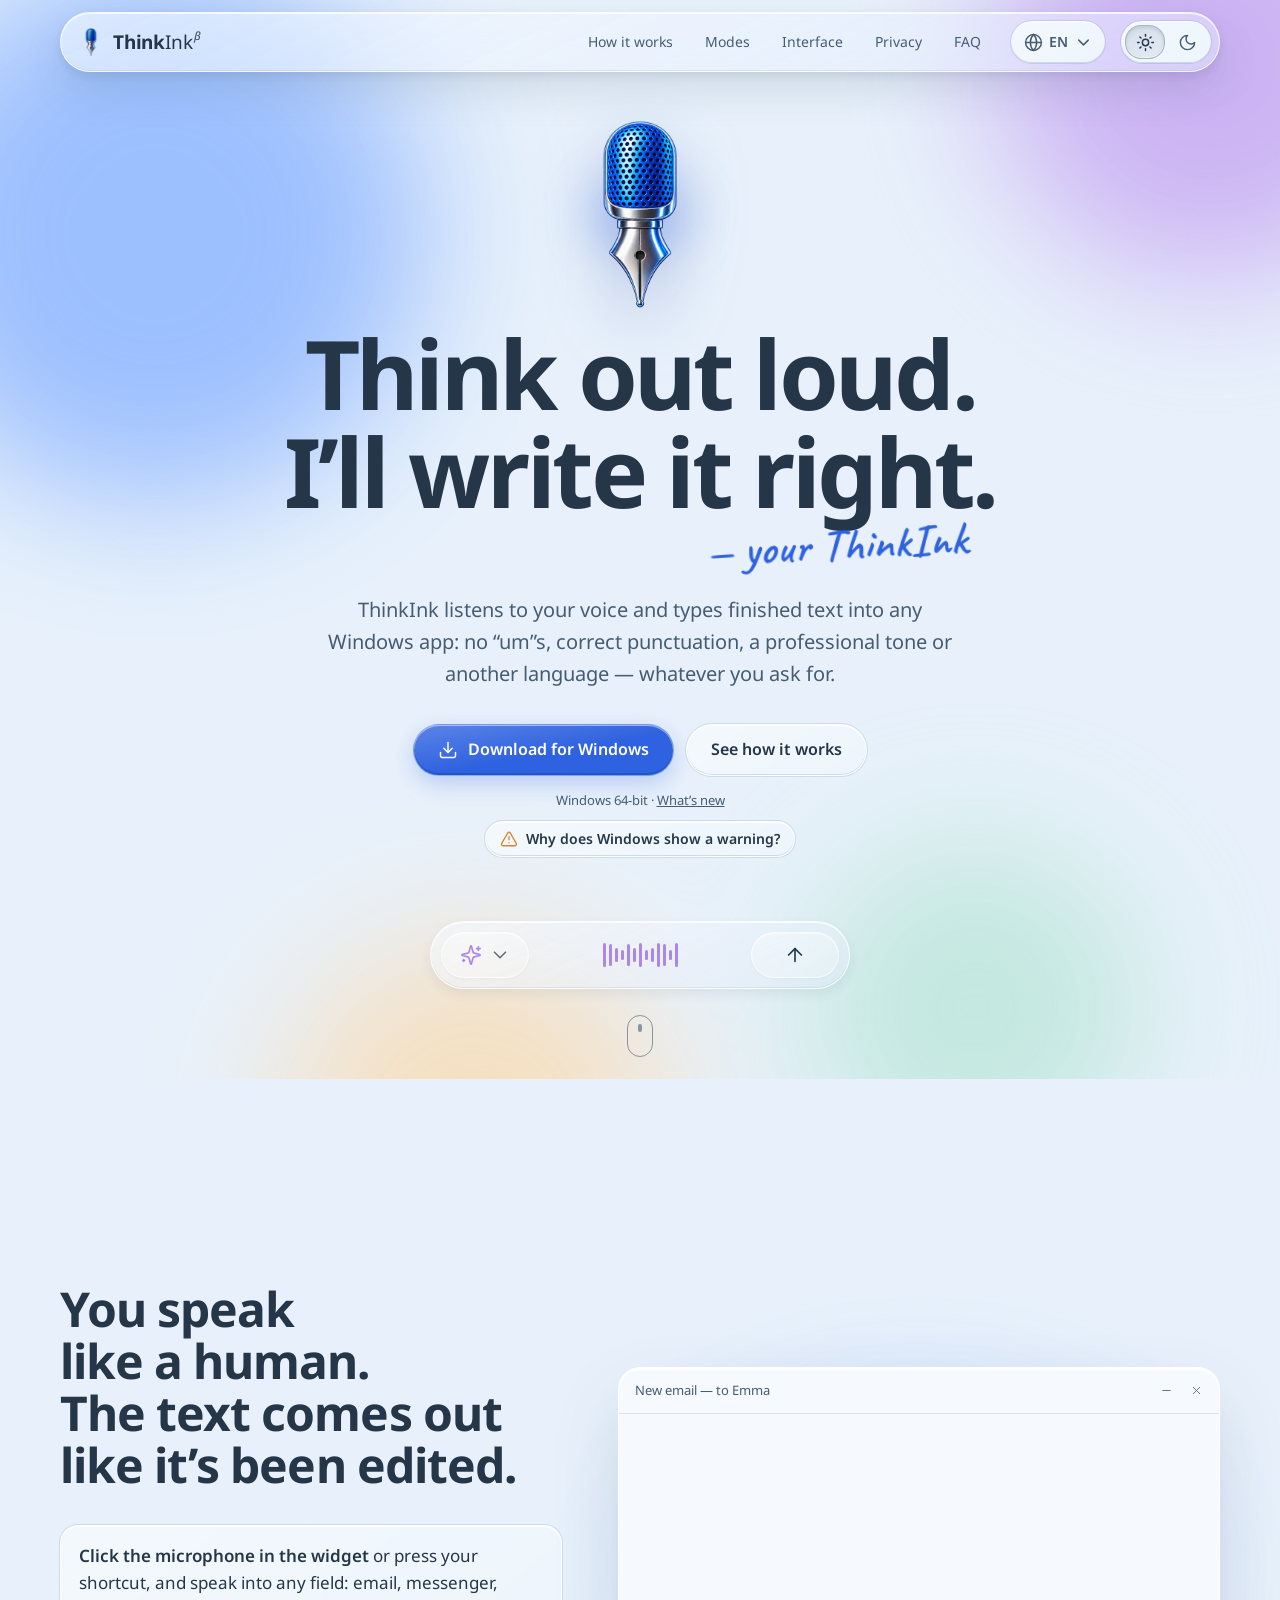
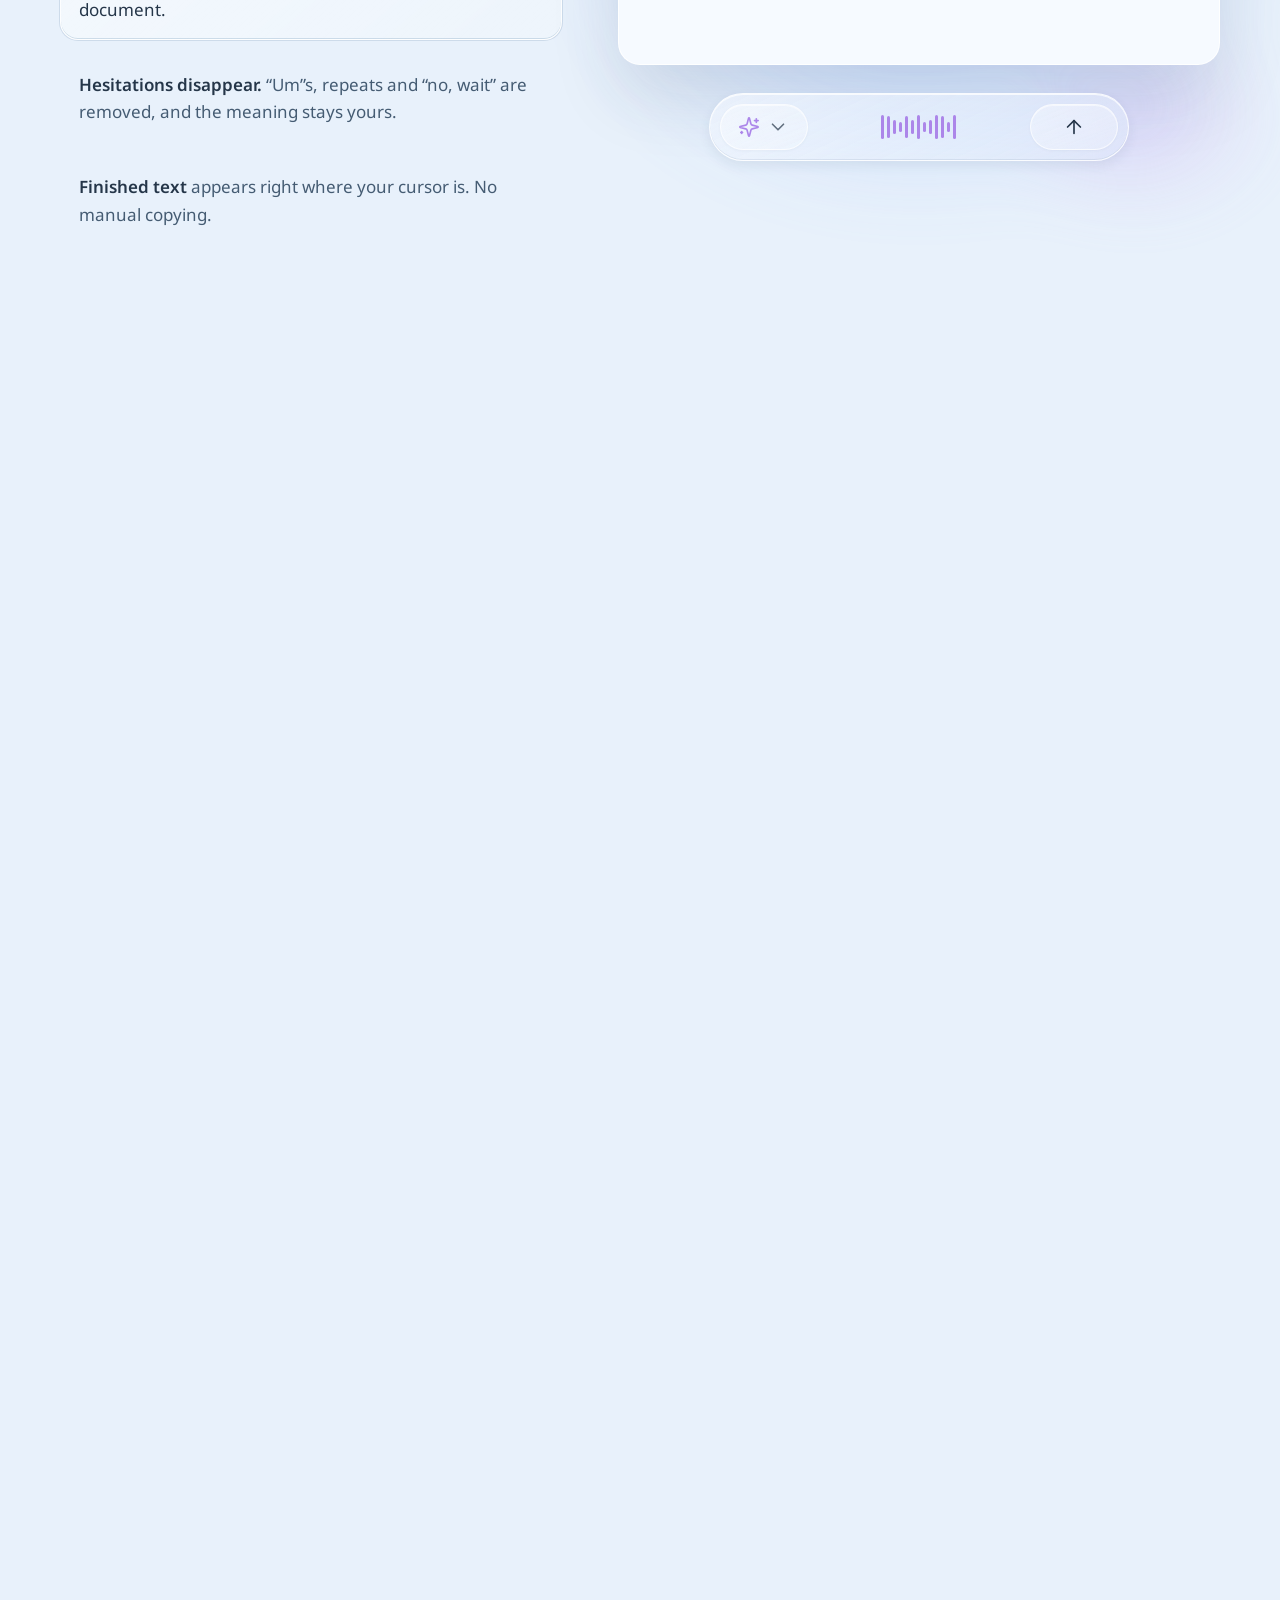
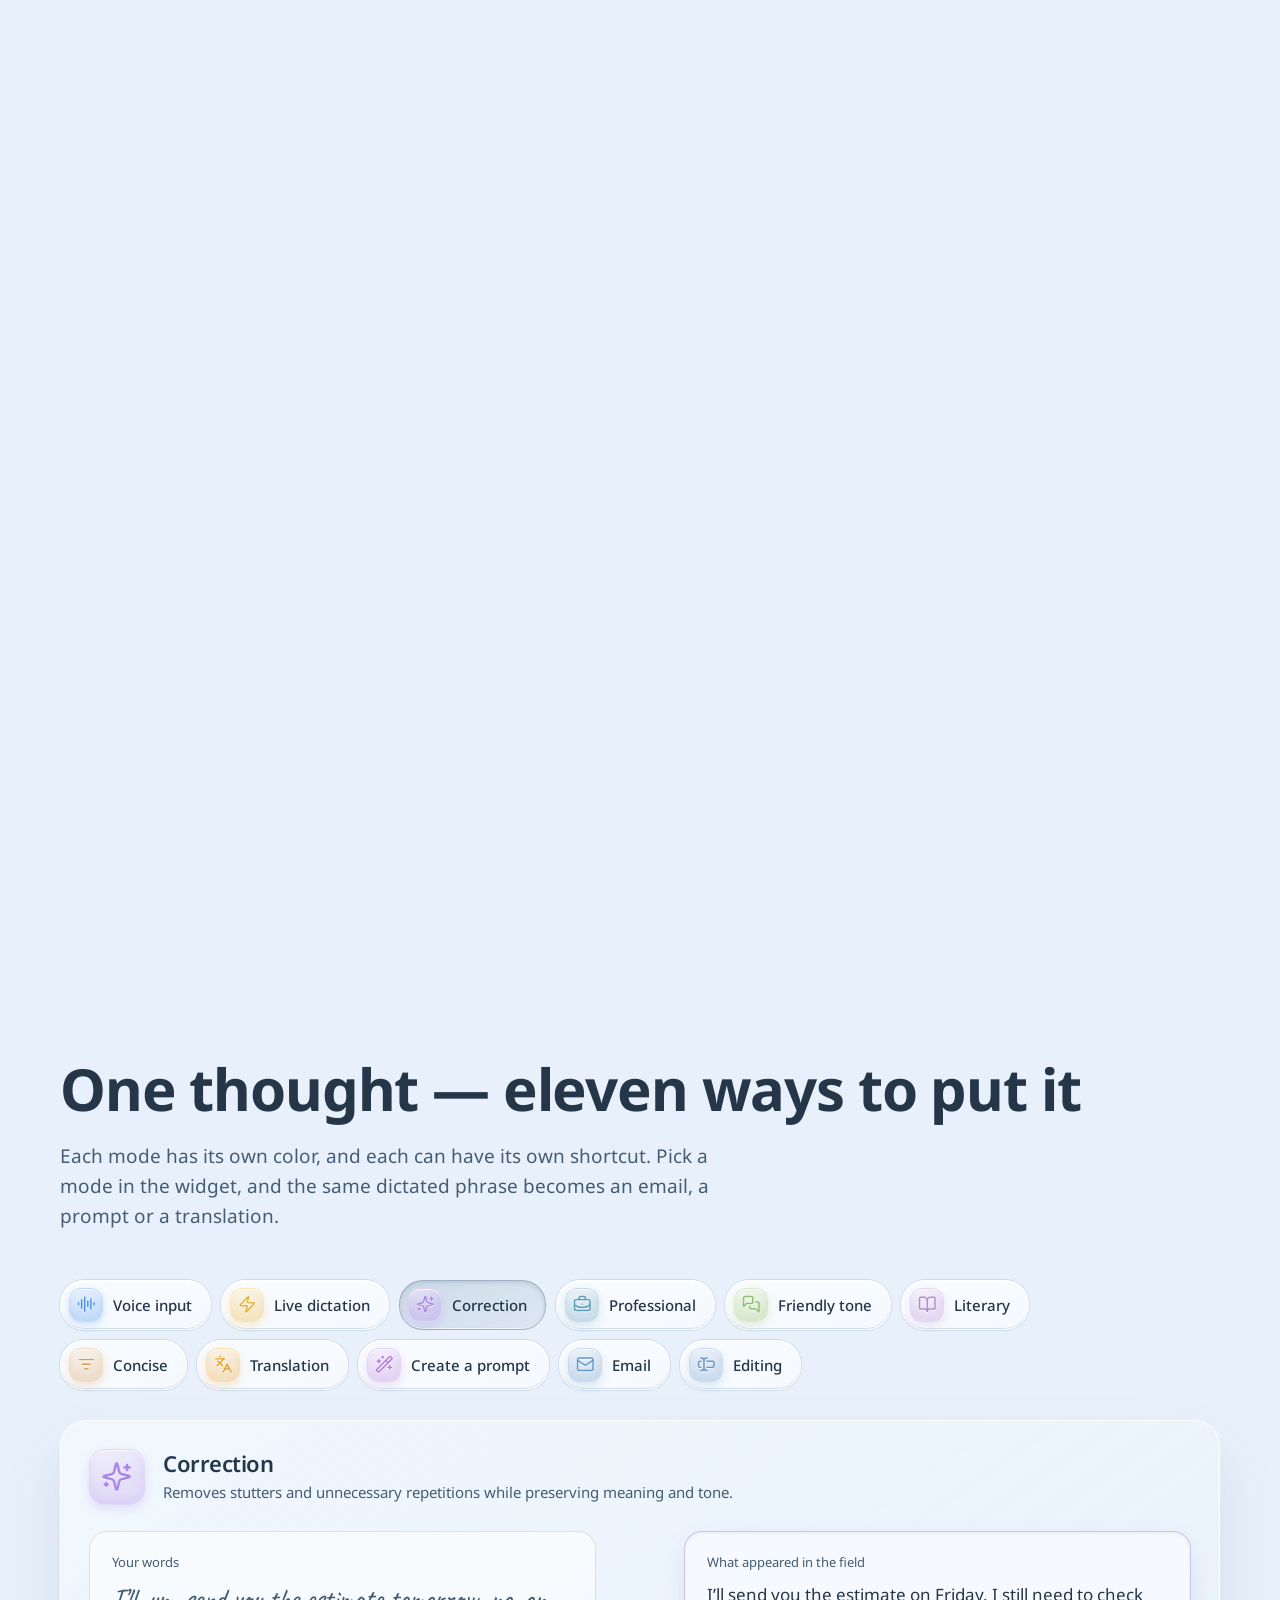
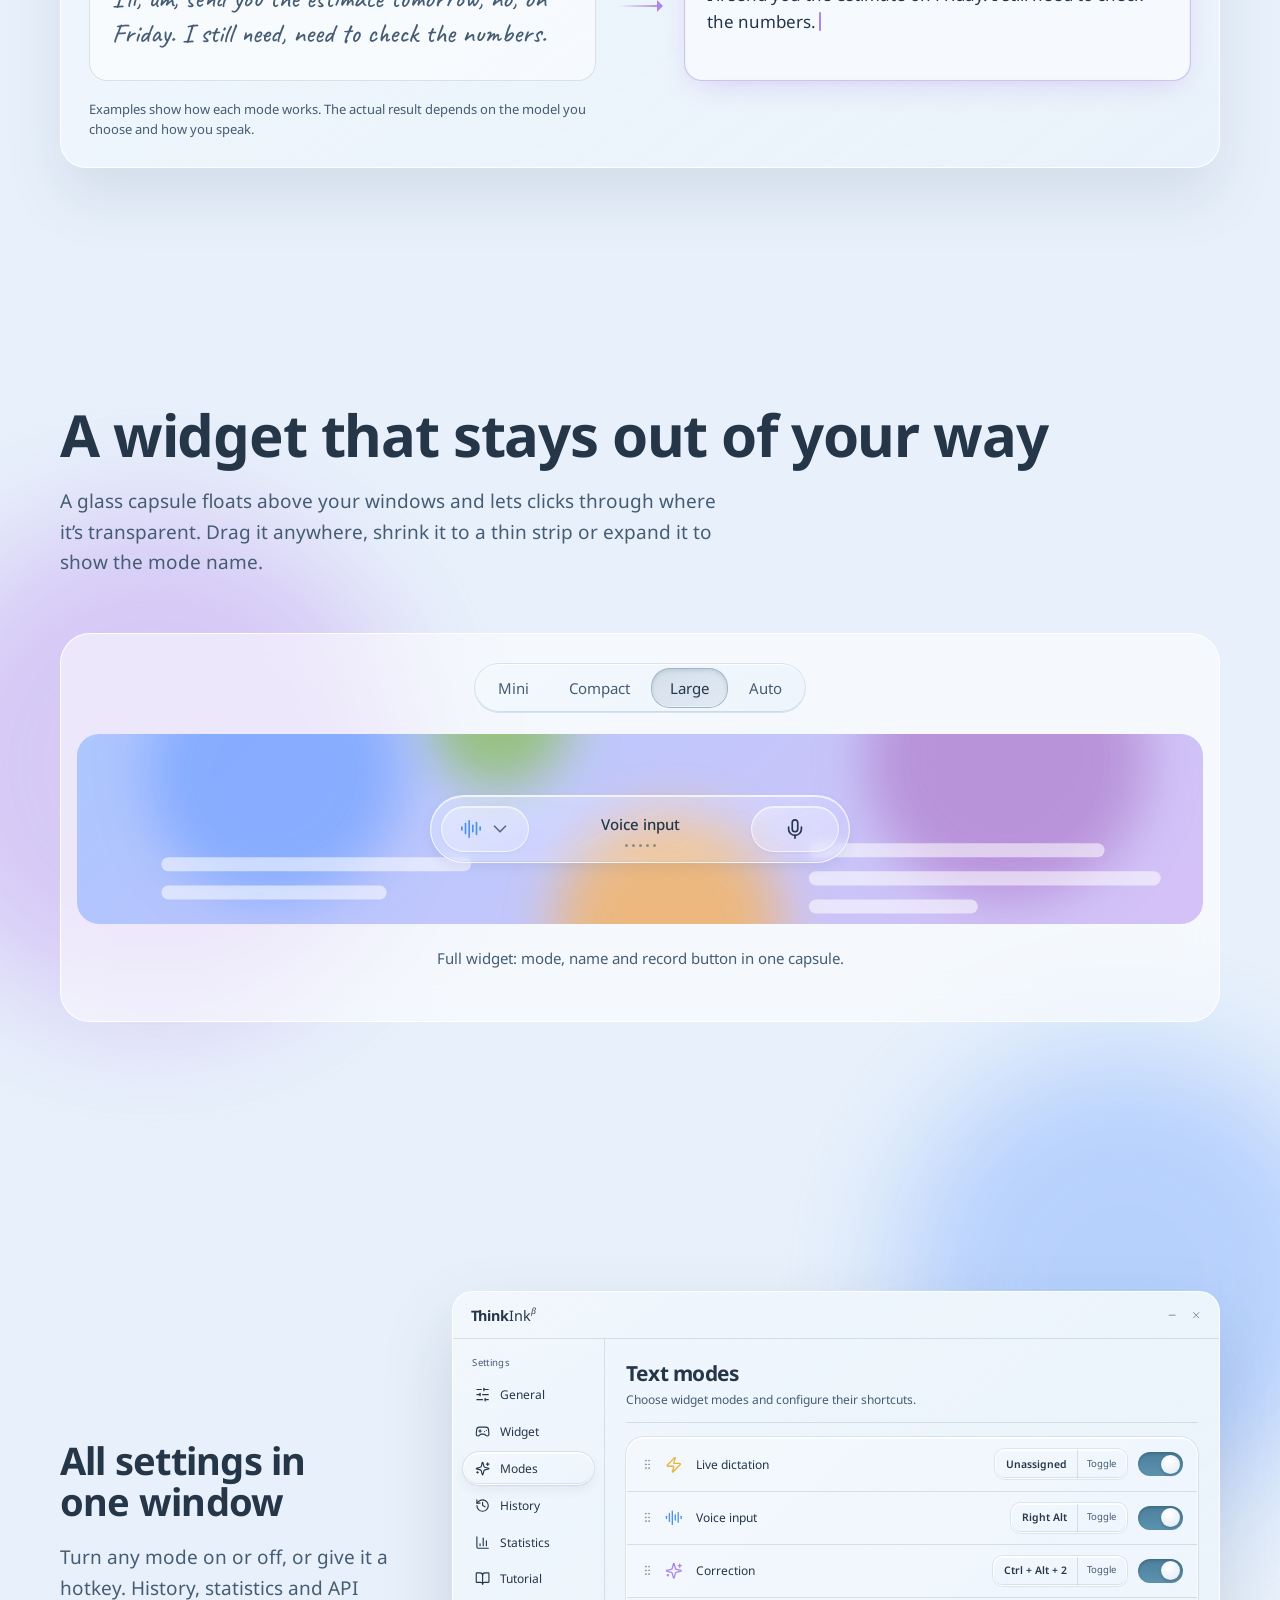
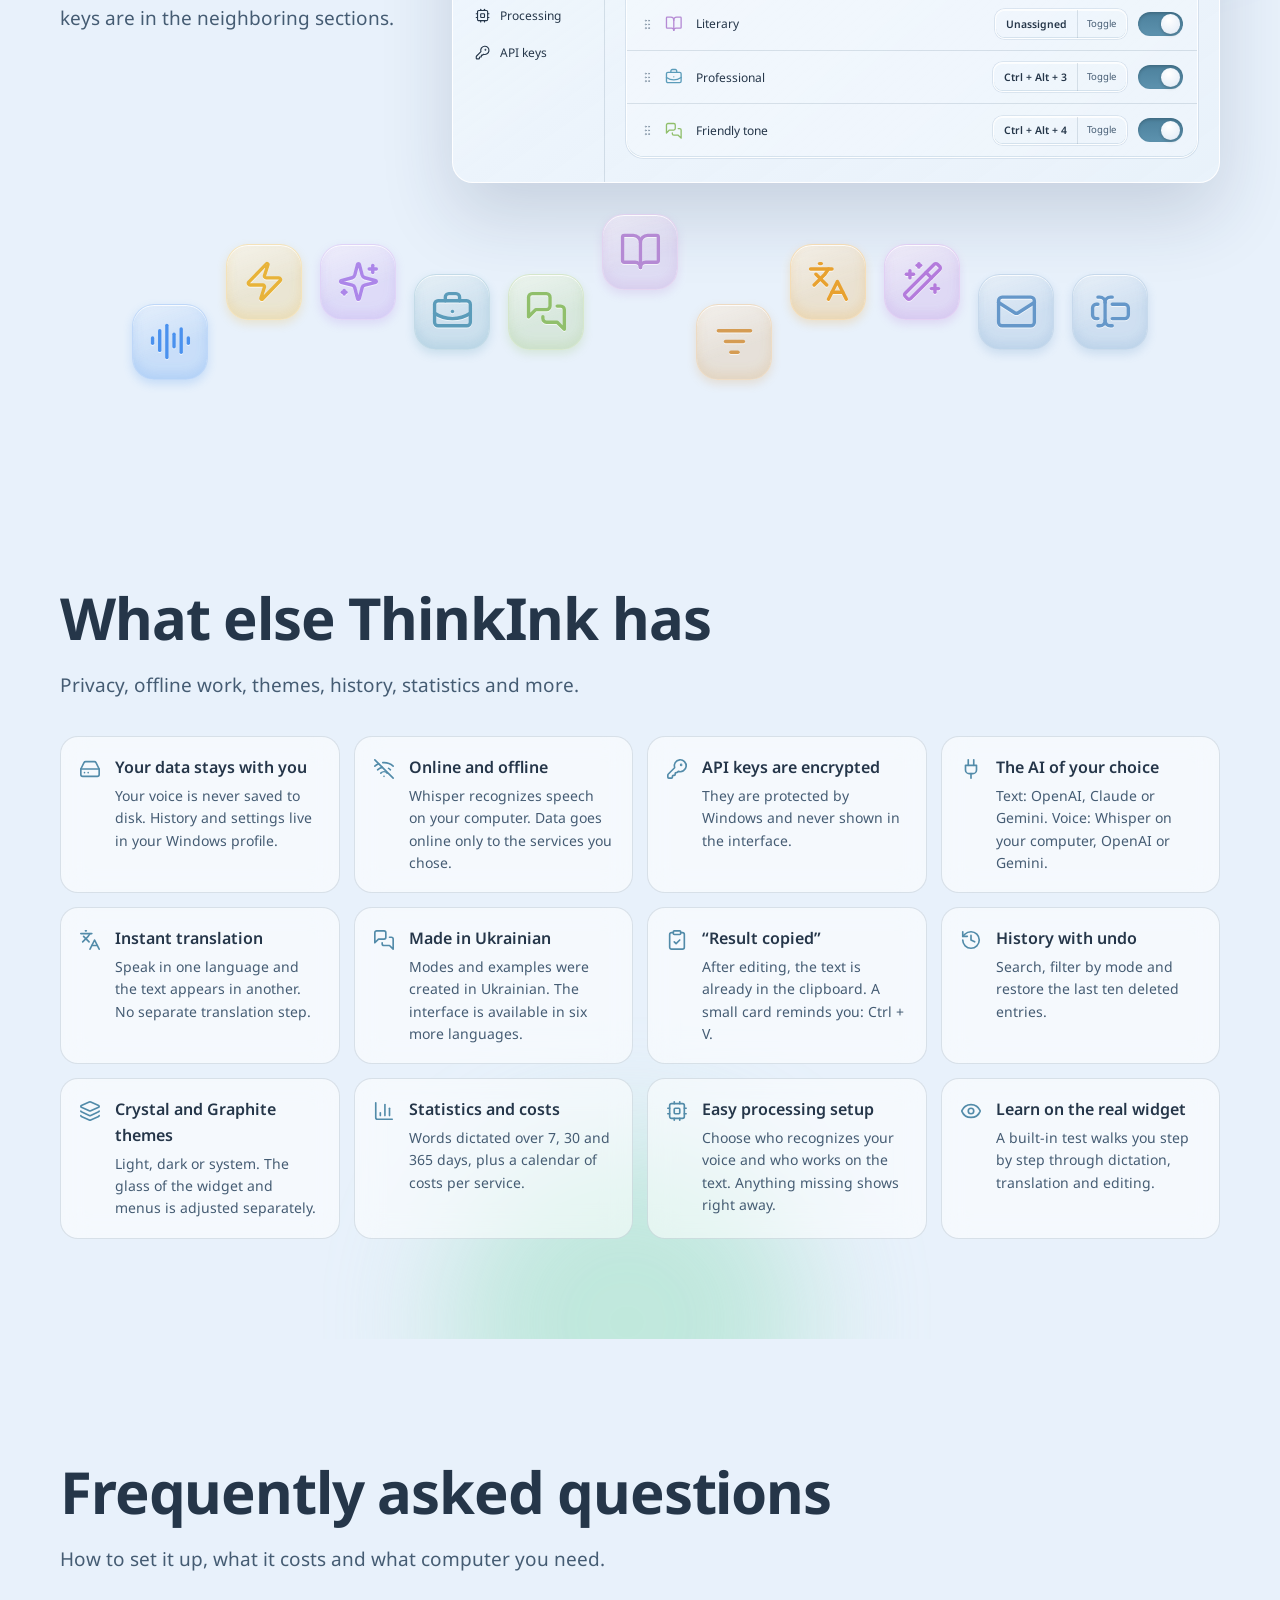
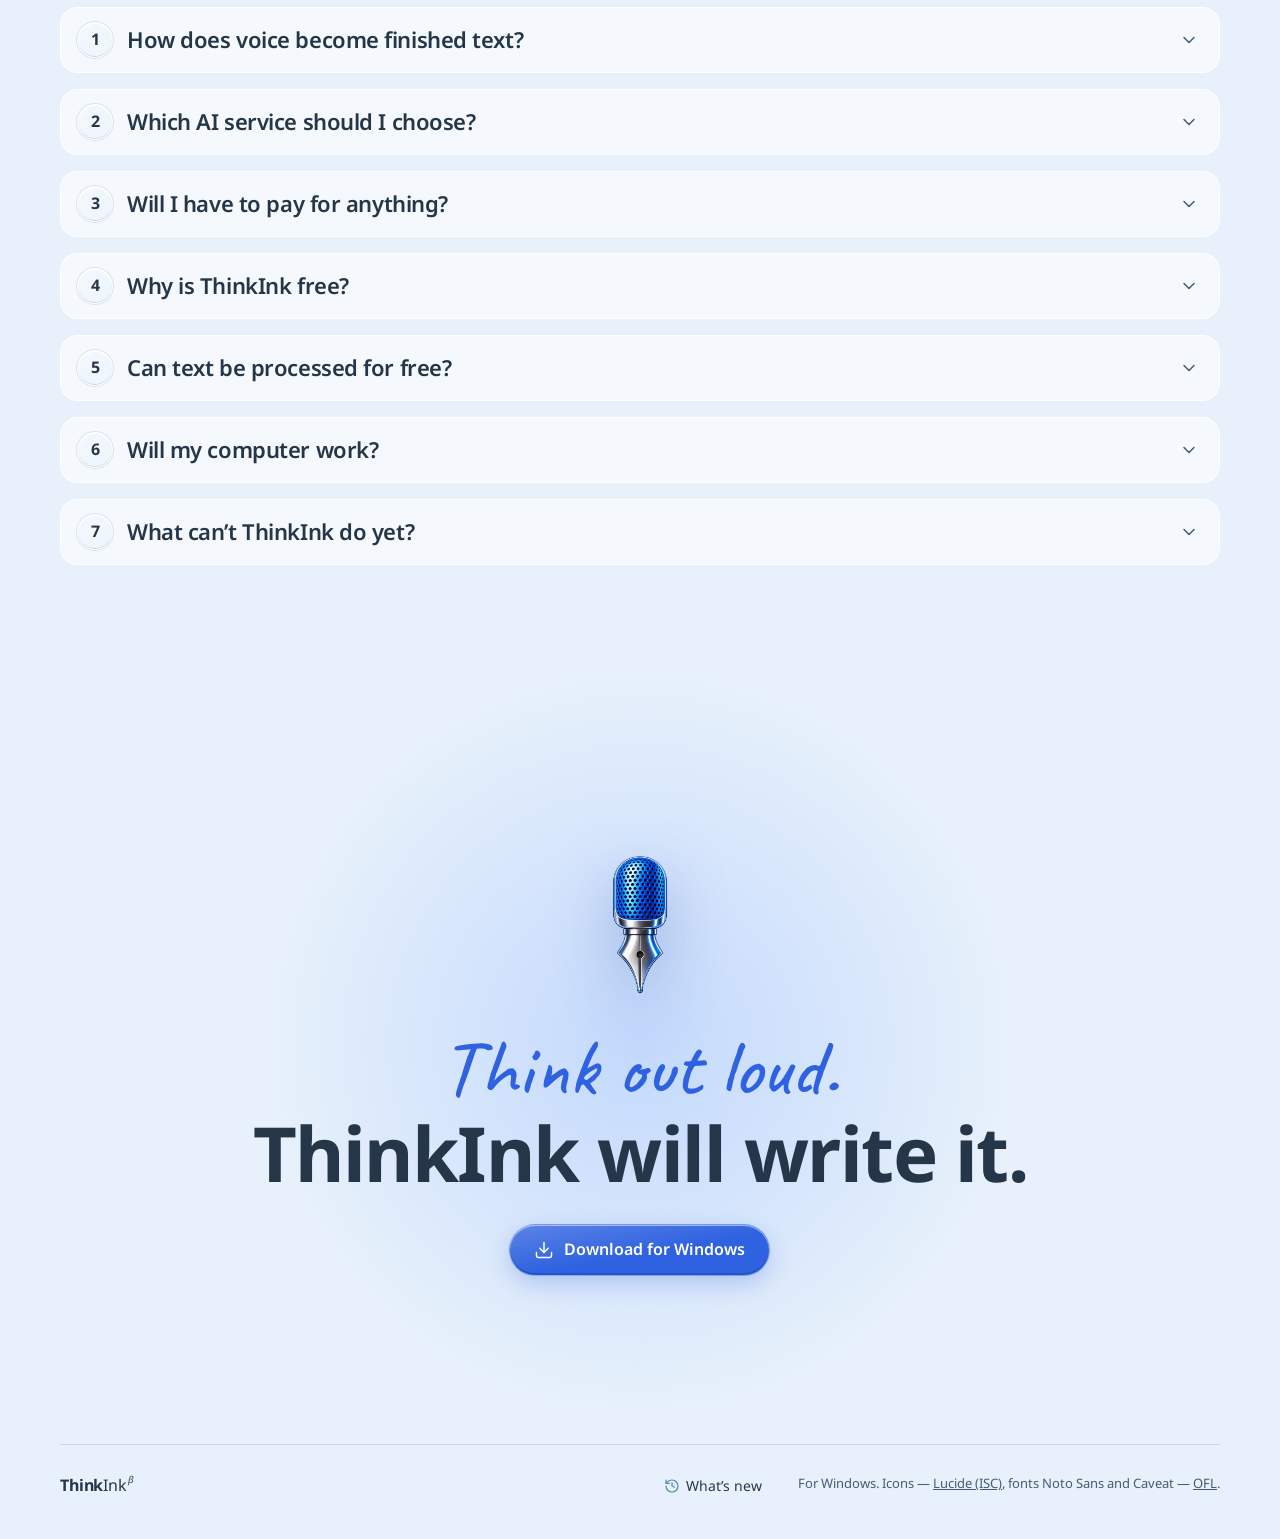
<file: index.html>
<!doctype html>
<html lang="uk" data-theme="light">
<head>
<meta charset="utf-8">
<meta name="viewport" content="width=device-width, initial-scale=1">
<title>ThinkInk — думай уголос, я напишу, як треба</title>
<meta name="description" content="ThinkInk для Windows: думаєш уголос, а в поле вводу потрапляє чистий текст — виправлений, діловий, перекладений або оформлений як лист.">
<meta name="color-scheme" content="light dark">
<link rel="icon" href="assets/brand/thinkink-64.png">
<meta property="og:type" content="website">
<meta property="og:site_name" content="ThinkInk">
<meta property="og:title" content="ThinkInk — думай уголос, я напишу, як треба">
<meta property="og:description" content="ThinkInk для Windows: думаєш уголос, а в поле вводу потрапляє чистий текст — виправлений, діловий, перекладений або оформлений як лист.">
<meta property="og:image" content="http://thinkink.com.ua/assets/brand/og-image.png">
<meta property="og:image:width" content="1200">
<meta property="og:image:height" content="630">
<meta name="twitter:card" content="summary_large_image">
<link rel="stylesheet" href="styles.css">
<!-- i18n:links — адреси мовних версій; оновлює build-langs.cjs -->
<link rel="canonical" href="https://thinkink.com.ua/">
<link rel="alternate" hreflang="uk" href="https://thinkink.com.ua/">
<link rel="alternate" hreflang="en" href="https://thinkink.com.ua/en/">
<link rel="alternate" hreflang="de" href="https://thinkink.com.ua/de/">
<link rel="alternate" hreflang="es" href="https://thinkink.com.ua/es/">
<link rel="alternate" hreflang="pl" href="https://thinkink.com.ua/pl/">
<link rel="alternate" hreflang="fr" href="https://thinkink.com.ua/fr/">
<link rel="alternate" hreflang="it" href="https://thinkink.com.ua/it/">
<link rel="alternate" hreflang="pt" href="https://thinkink.com.ua/pt/">
<link rel="alternate" hreflang="x-default" href="https://thinkink.com.ua/en/">
<!-- /i18n:links -->
<script>
  // Мова: на головній (українській) адресі — перехід на збережену мову або мову браузера.
  // Пошукових роботів не перенаправляємо, щоб вони бачили кожну мову за своєю адресою.
  try {
    if (document.documentElement.lang === 'uk' && /^\/(index\.html)?$/.test(location.pathname) && !/bot|crawl|spider|slurp|lighthouse/i.test(navigator.userAgent)) {
      const langs = ['en', 'uk', 'de', 'es', 'pl', 'fr', 'it', 'pt'];
      let pick = localStorage.getItem('ti-lang');
      if (!pick) {
        for (const l of navigator.languages || [navigator.language || '']) {
          const c = String(l).toLowerCase().slice(0, 2);
          if (langs.includes(c)) { pick = c; break; }
          if (c === 'ru' || c === 'be') { pick = 'uk'; break; }
        }
        if (!pick) pick = 'en';
      }
      if (pick && pick !== 'uk' && langs.includes(pick)) location.replace('/' + pick + '/' + location.hash);
    }
  } catch (e) {}
</script>
<script>
  // Тема застосовується до першого малювання, щоб не блимало. Лише світла або темна; за замовчуванням світла.
  try { if (localStorage.getItem('ti-theme') === 'dark') document.documentElement.dataset.theme = 'dark'; } catch (e) {}
</script>
</head>
<body>
<a class="skip" href="#main">Перейти до змісту</a>

<header class="top" id="top">
  <a class="brand" href="#hero" aria-label="ThinkInk, на початок">
    <img src="assets/brand/thinkink-64.png" alt="" width="28" height="28">
    <span class="wordmark"><b>Think</b>Ink<sup>β</sup></span>
  </a>
  <nav class="nav" aria-label="Розділи">
    <a href="#scene">Як це працює</a>
    <a href="#modes">Режими</a>
    <a href="#interface">Інтерфейс</a>
    <a href="#privacy">Приватність</a>
    <a href="#faq">Питання</a>
  </nav>
  <details class="lang" data-lang-menu>
    <summary aria-label="Мова сайту"><svg data-icon="globe"></svg><span class="lang-code" data-lang-code>UA</span><svg class="lang-chev" data-icon="chevron-down"></svg></summary>
    <ul class="lang-list">
      <li><a href="/en/" hreflang="en" lang="en" data-lang="en">English</a></li>
      <li><a href="/" hreflang="uk" lang="uk" data-lang="uk" aria-current="page">Українська</a></li>
      <li><a href="/de/" hreflang="de" lang="de" data-lang="de">Deutsch</a></li>
      <li><a href="/es/" hreflang="es" lang="es" data-lang="es">Español</a></li>
      <li><a href="/pl/" hreflang="pl" lang="pl" data-lang="pl">Polski</a></li>
      <li><a href="/fr/" hreflang="fr" lang="fr" data-lang="fr">Français</a></li>
      <li><a href="/it/" hreflang="it" lang="it" data-lang="it">Italiano</a></li>
      <li><a href="/pt/" hreflang="pt" lang="pt-BR" data-lang="pt">Português</a></li>
    </ul>
  </details>
  <div class="theme" role="group" aria-label="Тема сайту">
    <button type="button" data-set-theme="light" aria-label="Світла тема" aria-pressed="true"><svg data-icon="sun"></svg></button>
    <button type="button" data-set-theme="dark" aria-label="Темна тема" aria-pressed="false"><svg data-icon="moon"></svg></button>
  </div>
  <a class="btn btn-primary top-dl" href="https://github.com/AndriyGusak/ThinkInk/releases/latest" data-download data-goatcounter-click="zavantazhennia-shapka"><svg data-icon="download"></svg><span>Завантажити</span></a>
</header>

<main id="main">

<!-- ГОЛОВНИЙ ЕКРАН -->
<section class="hero" id="hero" aria-labelledby="hero-title">
  <div class="aurora" aria-hidden="true"><i></i><i></i><i></i><i></i></div>
  <div class="hero-inner">
    <div class="logo-stage" aria-hidden="true">
      <img class="logo3d" src="assets/brand/thinkink-512.png" alt="" width="512" height="512">
      <span class="logo-glow"></span>
    </div>
    <h1 id="hero-title" class="hero-title">
      <span class="spoken" aria-hidden="true">думай уголос</span>
      <span class="typed">Думай уголос.<br>Я напишу, як&nbsp;треба.</span>
    </h1>
    <p class="hero-sign">— твій ThinkInk</p>
    <p class="hero-lead">ThinkInk слухає твій голос і вставляє в будь-яку програму Windows уже готовий текст: без «е-е», з правильними комами, діловим тоном або англійською — як скажеш.</p>
    <div class="hero-actions">
      <a class="btn btn-primary" href="https://github.com/AndriyGusak/ThinkInk/releases/latest" data-download data-goatcounter-click="zavantazhennia"><svg data-icon="download"></svg>Завантажити для Windows</a>
      <a class="btn" href="#scene">Подивитися, як це працює</a>
    </div>
    <p class="dl-meta"><span class="dl-rel" hidden><span>Версія</span> <span data-dl-v></span> · <span data-dl-mb></span>&nbsp;<span>МБ</span> · </span><span>Windows 64-біт</span> · <a href="https://github.com/AndriyGusak/ThinkInk/releases">Що нового</a></p>
    <details class="dl-warn">
      <summary><svg class="ic-tri" viewBox="0 0 24 24" fill="none" stroke="currentColor" stroke-width="1.8" stroke-linecap="round" stroke-linejoin="round" aria-hidden="true"><path d="m21.73 18-8-14a2 2 0 0 0-3.48 0l-8 14A2 2 0 0 0 4 21h16a2 2 0 0 0 1.73-3"/><path d="M12 9v4"/><path d="M12 17h.01"/></svg><span>Чому Windows попереджає?</span></summary>
      <div class="dl-pop">
        <p><b>Windows може показати «Невідомий видавець».</b> Так буває з програмами без платного сертифіката розробника. Сертифікат коштує щороку чималих грошей, а ThinkInk безкоштовний, тому його немає.</p>
        <p><b>Як встановити:</b> у вікні Windows натисни «Докладніше», а потім «Виконати все одно».</p>
        <p><b>Звідки файл:</b> кнопка завантажує інсталятор з офіційної сторінки ThinkInk на GitHub.</p>
      </div>
    </details>

    <div class="widget-demo" aria-hidden="true">
      <div class="widget" data-state="recording">
        <span class="w-btn w-mode"><svg data-icon="sparkles"></svg><svg class="chev" data-icon="chevron-down"></svg></span>
        <span class="w-center">
          <span class="w-name">Виправлення</span>
          <span class="w-wave"><i></i><i></i><i></i><i></i><i></i><i></i><i></i><i></i><i></i><i></i><i></i><i></i><i></i></span>
        </span>
        <span class="w-btn w-rec"><svg data-icon="arrow-up"></svg></span>
      </div>
    </div>
  </div>
  <a class="scroll-cue" href="#scene" aria-label="Прокрутити далі"><span></span></a>
</section>

<!-- СЦЕНА: ГОЛОС → ТЕКСТ (прив’язана до прокрутки) -->
<section class="scene" id="scene" aria-labelledby="scene-title">
  <div class="scene-sticky">
    <div class="scene-copy">
      <h2 id="scene-title">Ти говориш як людина.<br>Текст виходить як після редактора.</h2>
      <ol class="scene-steps">
        <li data-step="0"><b>Натисни мікрофон у віджеті</b> або свою гарячу клавішу і говори у будь-якому полі: у пошті, месенджері, документі.</li>
        <li data-step="1"><b>Запинки зникають.</b> «Е-е», повтори й «ні, стоп» прибираються, а зміст лишається твоїм.</li>
        <li data-step="2"><b>Готовий текст</b> вставляється там, де стоїть курсор. Нічого не треба копіювати вручну.</li>
      </ol>
    </div>

    <div class="scene-stage" aria-hidden="true">
      <div class="app-window">
        <div class="app-bar"><span>Новий лист — Олені</span><span class="win-ctl"><svg data-icon="minus"></svg><svg data-icon="x"></svg></span></div>
        <div class="app-field">
          <div class="speech" id="speech"></div>
          <div class="result" id="result">Я надішлю тобі кошторис у п’ятницю. Треба ще перевірити цифри. Можливо, сума трохи зміниться.<span class="caret"></span></div>
        </div>
      </div>
      <div class="widget scene-widget" data-state="recording">
        <span class="w-btn w-mode"><svg data-icon="sparkles"></svg><svg class="chev" data-icon="chevron-down"></svg></span>
        <span class="w-center">
          <span class="w-name">Виправлення</span>
          <span class="w-wave"><i></i><i></i><i></i><i></i><i></i><i></i><i></i><i></i><i></i><i></i><i></i><i></i><i></i></span>
        </span>
        <span class="w-btn w-rec"><svg data-icon="arrow-up"></svg></span>
      </div>
    </div>
    <p class="sr-only">Приклад: продиктовано «Я, е-е, надішлю тобі кошторис завтра, ні, у п’ятницю. Треба ще, ще перевірити цифри. Можливо, сума трохи зміниться.» Результат: «Я надішлю тобі кошторис у п’ятницю. Треба ще перевірити цифри. Можливо, сума трохи зміниться.»</p>
  </div>
</section>

<!-- РЕЖИМИ -->
<section class="modes" id="modes" aria-labelledby="modes-title">
  <div class="wrap">
    <h2 id="modes-title">Одна думка — одинадцять способів її подати</h2>
    <p class="section-lead">Кожен режим має свій колір, і кожному можна призначити гарячу клавішу. Обирай режим у віджеті, і та сама продиктована фраза стане листом, промптом чи перекладом.</p>

    <div class="mode-orbit" role="tablist" aria-label="Режими ThinkInk" id="mode-list"></div>

    <div class="mode-panel" id="mode-panel" role="tabpanel" aria-live="polite">
      <div class="mp-head">
        <span class="mp-icon"><svg data-icon="sparkles" id="mp-icon"></svg></span>
        <div>
          <h3 id="mp-name">Виправлення</h3>
          <p id="mp-desc"></p>
        </div>
      </div>
      <div class="mp-body">
        <figure class="mp-col mp-said">
          <figcaption>Твої слова</figcaption>
          <p id="mp-said" class="hand"></p>
        </figure>
        <span class="mp-arrow" aria-hidden="true"></span>
        <figure class="mp-col mp-got">
          <figcaption id="mp-got-label">У полі з’явилося</figcaption>
          <p id="mp-got"></p>
        </figure>
      </div>
      <div class="edit-stage" id="edit-stage" aria-hidden="true">
        <div class="doc">
          <p class="doc-line" aria-hidden="true"><i style="--w:46"></i><i style="--w:14"></i><i style="--w:72"></i><i style="--w:30"></i><i style="--w:8"></i><i style="--w:58"></i><i style="--w:96"></i><i style="--w:22"></i><i style="--w:40"></i><i style="--w:64"></i><i style="--w:12"></i><i style="--w:52"></i><i style="--w:34"></i><i style="--w:80"></i><i style="--w:18"></i><i style="--w:44"></i><i style="--w:26"></i><i style="--w:70"></i><i style="--w:10"></i><i style="--w:48"></i><i style="--w:92"></i><i style="--w:16"></i><i style="--w:38"></i><i style="--w:60"></i><i style="--w:24"></i><i style="--w:84"></i><i style="--w:12"></i><i style="--w:50"></i><i style="--w:66"></i><i style="--w:20"></i><i style="--w:42"></i><i style="--w:8"></i><i style="--w:74"></i><i style="--w:32"></i></p>
          <p class="doc-text"><span class="sel" id="edit-before">Хочу сказати, що, на жаль, сьогодні я ніяк не встигаю нормально глянути кошторис, тому, якщо ви не проти, давайте, мабуть, перенесемо обговорення на п’ятницю.</span><span class="sel-after" id="edit-after">Sorry, I won’t get to the estimate today. Can we discuss it on Friday?</span></p>
          <p class="doc-line short" aria-hidden="true"><i style="--w:62"></i><i style="--w:20"></i><i style="--w:8"></i><i style="--w:88"></i><i style="--w:36"></i><i style="--w:54"></i><i style="--w:14"></i><i style="--w:30"></i></p>
        </div>
        <div class="voice-bubble"><svg data-icon="mic"></svg><span class="hand">Скороти й переклади англійською</span></div>
        <div class="copied-toast"><svg data-icon="clipboard-check"></svg><span><b>Результат скопійовано</b>Встав через Ctrl&nbsp;+&nbsp;V</span></div>
      </div>
      <p class="fine">Приклади ілюструють, як працює режим. Справжній результат залежить від обраної моделі та твого мовлення.</p>
    </div>
  </div>
</section>

<!-- ІНТЕРФЕЙС -->
<section class="iface" id="interface" aria-labelledby="iface-title">
  <div class="glass-field" aria-hidden="true"><i></i><i></i><i></i></div>
  <div class="wrap">
    <div class="screen">
    <h2 id="iface-title">Віджет, який не заважає працювати</h2>
    <p class="section-lead">Скляна капсула лежить поверх вікон і пропускає кліки там, де вона прозора. Її можна перетягнути будь-куди, зменшити до тонкої смужки або розгорнути з підписом режиму.</p>

    <div class="sizes" role="group" aria-label="Вигляд віджета у спокої">
      <div class="size-switch">
        <button type="button" data-size="mini" aria-pressed="false">Міні</button>
        <button type="button" data-size="compact" aria-pressed="false">Компакт</button>
        <button type="button" data-size="large" aria-pressed="true">Великий</button>
        <button type="button" data-size="auto" aria-pressed="false">Авто</button>
      </div>
      <div class="size-stage" aria-hidden="true">
        <div class="widget live-widget" data-size="large" data-state="idle" style="--w-accent:#4a91ee">
          <span class="w-btn w-mode"><svg data-icon="audio-lines"></svg><svg class="chev" data-icon="chevron-down"></svg></span>
          <span class="w-center"><span class="w-name">Голосове введення</span><span class="w-grip"><i></i><i></i><i></i><i></i><i></i></span></span>
          <span class="w-btn w-rec"><svg data-icon="mic"></svg></span>
        </div>
      </div>
      <p class="size-note" id="size-note" aria-live="polite">Повний віджет: режим, назва й кнопка запису в одній капсулі.</p>
    </div>

    </div>

    <div class="screen split">
    <div class="split-copy">
      <h2>Усі налаштування в одному вікні</h2>
      <p class="section-lead">Кожен режим можна ввімкнути, вимкнути або призначити йому гарячу клавішу. Історія, статистика й ключі API — у сусідніх розділах.</p>
    </div>
    <div class="app-shot" aria-hidden="true">
      <div class="as-title"><span class="wordmark"><b>Think</b>Ink<sup>β</sup></span><span class="win-ctl"><svg data-icon="minus"></svg><svg data-icon="x"></svg></span></div>
      <div class="as-body">
        <nav class="as-nav">
          <small>Налаштування</small>
          <span><svg data-icon="sliders-horizontal"></svg>Загальні</span>
          <span><svg data-icon="gamepad-2"></svg>Віджет</span>
          <span class="on"><svg data-icon="sparkles"></svg>Режими</span>
          <span><svg data-icon="history"></svg>Історія</span>
          <span><svg data-icon="chart-column"></svg>Статистика</span>
          <span><svg data-icon="book-open"></svg>Навчання</span>
          <span><svg data-icon="cpu"></svg>Обробка</span>
          <span><svg data-icon="key-round"></svg>Ключі API</span>
        </nav>
        <div class="as-main">
          <h3>Режими роботи з текстом</h3>
          <p>Обери режими для віджета та налаштуй їхні гарячі клавіші.</p>
          <div class="as-list" id="as-list"></div>
        </div>
      </div>
    </div>

    <div class="icon-glass" id="icon-glass" aria-hidden="true"></div>
    </div>

    <div class="screen" id="privacy">
    <h2>Що ще є в ThinkInk</h2>
    <p class="section-lead">Приватність, робота без інтернету, теми, історія, статистика та інше.</p>
    <ul class="details">
      <li><svg data-icon="hard-drive"></svg><div><b>Дані лишаються в тебе</b>Голос не записується на диск. Історія й налаштування — у&nbsp;твоєму профілі Windows.</div></li>
      <li><svg data-icon="wifi-off"></svg><div><b>З інтернетом і без</b>Whisper розпізнає голос на комп’ютері. В&nbsp;інтернет — лише в&nbsp;сервіси, які ти обрав.</div></li>
      <li><svg data-icon="key-round"></svg><div><b>Ключі API зашифровані</b>Їх захищено засобами Windows, і&nbsp;в&nbsp;інтерфейсі вони ніколи не показуються.</div></li>
      <li><svg data-icon="plug"></svg><div><b>ШІ на твій вибір</b>Текст — OpenAI, Claude або Gemini. Голос — Whisper на комп’ютері, OpenAI або Gemini.</div></li>
      <li><svg data-icon="languages"></svg><div><b>Переклад одразу</b>Говориш однією мовою, а&nbsp;в&nbsp;полі з’являється текст іншою. Окремо перекладати не треба.</div></li>
      <li><svg data-icon="messages-square"></svg><div><b>Створено українською</b>Режими й приклади створені українською. Інтерфейс доступний ще шістьма мовами.</div></li>
      <li><svg data-icon="clipboard-check"></svg><div><b>«Результат скопійовано»</b>Після редагування текст уже в&nbsp;буфері обміну. Картка підкаже: Ctrl&nbsp;+&nbsp;V.</div></li>
      <li><svg data-icon="history"></svg><div><b>Історія з поверненням</b>Пошук, фільтр за режимами і&nbsp;повернення десяти останніх видалених записів.</div></li>
      <li><svg data-icon="layers"></svg><div><b>Теми Crystal і Graphite</b>Світла, темна або за системою. Скло віджета й меню налаштовується окремо.</div></li>
      <li><svg data-icon="chart-column"></svg><div><b>Статистика й витрати</b>Скільки слів продиктовано за 7, 30, 365 днів, і&nbsp;календар витрат за сервісами.</div></li>
      <li><svg data-icon="cpu"></svg><div><b>Обробка без складнощів</b>Обираєш, хто розпізнає голос і&nbsp;хто працює з&nbsp;текстом. Чого бракує — видно одразу.</div></li>
      <li><svg data-icon="eye"></svg><div><b>Навчання на віджеті</b>Вбудований тест крок за кроком проводить через диктування, переклад і&nbsp;редагування.</div></li>
    </ul>
    </div>
  </div>
</section>



<!-- ЧАСТІ ПИТАННЯ -->
<section class="faq" id="faq" aria-labelledby="faq-title">
  <div class="wrap">
    <h2 id="faq-title">Часті питання</h2>
    <p class="section-lead">Як налаштувати, скільки коштує і&nbsp;який потрібен комп’ютер.</p>

    <!-- 1 -->
    <details class="faq-q" id="faq-q0">
      <summary><h3><span class="faq-num">1</span>Як голос стає готовим текстом?</h3><svg class="faq-chev" data-icon="chevron-down"></svg></summary>
      <div class="faq-body">
      <p class="faq-q-lead">У&nbsp;два кроки. Для кожного кроку обираєш свій сервіс.</p>
      <div class="flow" aria-label="Голос, потім транскрипція, потім готовий текст">
        <div class="flow-step"><span class="gi" style="--c:#4a91ee"><svg data-icon="mic"></svg></span><span class="flow-text"><small>Крок 1</small><b>Голос → транскрипція</b><span>Записує сказане слово в&nbsp;слово</span></span></div>
        <svg class="flow-arrow" data-icon="arrow-right"></svg>
        <div class="flow-step"><span class="gi" style="--c:#90bf6b"><svg data-icon="sparkles"></svg></span><span class="flow-text"><small>Крок 2</small><b>Транскрипція → готовий текст</b><span>Прибирає повтори, запинки, слова-паразити тощо</span></span></div>
      </div>

      <h4 class="faq-sub">Чим можна підключити кожен крок</h4>
      <div class="faq-cards cols-3">
        <div class="faq-card">
          <div class="fc-head"><span class="gi" style="--c:#90bf6b"><svg data-icon="audio-lines"></svg></span><b>Whisper</b></div>
          <p>Безкоштовне розпізнавання голосу прямо на твоєму комп’ютері, без інтернету. ThinkInk завантажує його сам.</p>
          <ul class="fits">
            <li class="yes"><svg data-icon="check"></svg>Голос → транскрипція</li>
            <li class="no"><svg data-icon="x"></svg>Транскрипція → готовий текст</li>
          </ul>
        </div>
        <div class="faq-card">
          <div class="fc-head"><span class="gi" style="--c:#4a91ee"><svg data-icon="key-round"></svg></span><b>Ключ API</b></div>
          <p>Як пароль до сервісу ШІ: OpenAI, Anthropic (Claude) чи Gemini. Створюється на сайті сервісу за кілька хвилин. Нижче позначено так: <span class="kb"><svg data-icon="key-round"></svg>API</span></p>
          <ul class="fits">
            <li class="yes"><svg data-icon="check"></svg>Голос → транскрипція <em>(OpenAI, Gemini)</em></li>
            <li class="yes"><svg data-icon="check"></svg>Транскрипція → готовий текст</li>
          </ul>
        </div>
        <div class="faq-card">
          <div class="fc-head"><span class="gi" style="--c:#ac86e9"><svg data-icon="user-round-check"></svg></span><b>Підписка</b></div>
          <p>Твій платний акаунт ChatGPT або Claude. Просто входиш у&nbsp;нього, без ключа. Нижче позначено так: <span class="kb"><svg data-icon="user-round-check"></svg>акаунт</span></p>
          <ul class="fits">
            <li class="no"><svg data-icon="x"></svg>Голос → транскрипція</li>
            <li class="yes"><svg data-icon="check"></svg>Транскрипція → готовий текст</li>
          </ul>
        </div>
      </div>
    </div></details>

    <!-- 1 -->
    <details class="faq-q" id="faq-q1">
      <summary><h3><span class="faq-num">2</span>Який сервіс ШІ обрати?</h3><svg class="faq-chev" data-icon="chevron-down"></svg></summary>
      <div class="faq-body">

      <div class="faq-card faq-pick">
        <div class="fc-head"><span class="gi" style="--c:#4a91ee"><svg data-icon="badge-check"></svg></span><b>Моя порада<small>Точно, швидко й недорого</small></b></div>
        <div class="route">
          <div class="route-step"><small><svg data-icon="mic"></svg>Голос → транскрипція</small><span class="opts"><span class="opt">Whisper <em>з&nbsp;відеокартою NVIDIA</em></span><span class="or">або</span><span class="opt">OpenAI <span class="kb" title="з ключем API" aria-label="з ключем API"><svg data-icon="key-round"></svg>API</span></span></span></div>
          <svg class="route-arrow" data-icon="arrow-right"></svg>
          <div class="route-step"><small><svg data-icon="sparkles"></svg>Транскрипція → готовий текст</small><span class="opts"><span class="opt">OpenAI GPT-6.1 Terra <span class="kb" title="з ключем API" aria-label="з ключем API"><svg data-icon="key-round"></svg>API</span></span><span class="or">або</span><span class="opt">Claude Sonnet&nbsp;5.5 <span class="kb" title="з ключем API" aria-label="з ключем API"><svg data-icon="key-round"></svg>API</span></span></span></div>
        </div>
        <p class="fc-note">Чому саме так: у&nbsp;моїх тестах GPT-6.1 Terra точно виконала всі режими й&nbsp;жодного разу не відповіла на запитання замість того, щоб його записати. Claude Sonnet&nbsp;5.5 теж добре себе показала. Ціна обробки — ≈&nbsp;0,002–0,004&nbsp;$ за фразу.</p>
      </div>

      <div class="faq-cards cols-4">
        <div class="faq-card">
          <div class="fc-head"><span class="gi" style="--c:#ac86e9"><svg data-icon="target"></svg></span><b>Найточніше</b></div>
          <dl class="mini-route">
            <div><dt><svg data-icon="mic"></svg>Голос → транскрипція</dt><dd><span class="opts"><span class="opt">Whisper Large&nbsp;v3</span><span class="or">або</span><span class="opt">OpenAI <span class="kb" title="з ключем API" aria-label="з ключем API"><svg data-icon="key-round"></svg>API</span></span></span></dd></div>
            <div><dt><svg data-icon="sparkles"></svg>Транскрипція → текст</dt><dd><span class="opts"><span class="opt">Claude Opus&nbsp;5.5 <span class="kb" title="з ключем API" aria-label="з ключем API"><svg data-icon="key-round"></svg>API</span></span><span class="or">або</span><span class="opt">OpenAI GPT-6.1 Sol <span class="kb" title="з ключем API" aria-label="з ключем API"><svg data-icon="key-round"></svg>API</span></span></span></dd></div>
          </dl>
          <p class="fc-price">≈ 0,004–0,007&nbsp;$ <small>за фразу</small></p>
          <p class="fc-note">≈ 150–300 фраз на 1&nbsp;$. Добре працює й&nbsp;будь-яка інша сильна модель з&nbsp;ключем.</p>
        </div>
        <div class="faq-card">
          <div class="fc-head"><span class="gi" style="--c:#e8a12f"><svg data-icon="gauge"></svg></span><b>Найшвидше</b></div>
          <dl class="mini-route">
            <div><dt><svg data-icon="mic"></svg>Голос → транскрипція</dt><dd><span class="opts"><span class="opt">Whisper <em>з&nbsp;NVIDIA</em></span><span class="or">або</span><span class="opt">OpenAI <span class="kb" title="з ключем API" aria-label="з ключем API"><svg data-icon="key-round"></svg>API</span></span></span></dd></div>
            <div><dt><svg data-icon="sparkles"></svg>Транскрипція → текст</dt><dd><span class="opts"><span class="opt">Будь-яка модель <span class="kb" title="з ключем API" aria-label="з ключем API"><svg data-icon="key-round"></svg>API</span></span></span></dd></div>
          </dl>
          <div class="speed" aria-label="Скільки чекати на текст після запису">
            <div class="speed-row"><span>З&nbsp;ключем</span><i style="--w:12%"></i><b>≈ 1&nbsp;с</b></div>
            <div class="speed-row"><span>Підписка ChatGPT</span><i style="--w:100%"></i><b>5–10&nbsp;с</b></div>
          </div>
        </div>
        <div class="faq-card">
          <div class="fc-head"><span class="gi" style="--c:#5b9cba"><svg data-icon="wallet"></svg></span><b>Найдешевше</b></div>
          <dl class="mini-route">
            <div><dt><svg data-icon="mic"></svg>Голос → транскрипція</dt><dd><span class="opts"><span class="opt">Whisper <em>на комп’ютері</em></span></span></dd></div>
            <div><dt><svg data-icon="sparkles"></svg>Транскрипція → текст</dt><dd><span class="opts"><span class="opt">OpenAI GPT-6 Luna <span class="kb" title="з ключем API" aria-label="з ключем API"><svg data-icon="key-round"></svg>API</span></span></span></dd></div>
          </dl>
          <p class="fc-price">≈ 0,0002&nbsp;$ <small>за фразу</small></p>
          <p class="fc-note">≈ 5&nbsp;000 фраз на 1&nbsp;$</p>
        </div>
        <div class="faq-card">
          <div class="fc-head"><span class="gi" style="--c:#90bf6b"><svg data-icon="gift"></svg></span><b>Безкоштовно</b></div>
          <dl class="mini-route">
            <div><dt><svg data-icon="mic"></svg>Голос → транскрипція</dt><dd><span class="opts"><span class="opt">Whisper <em>на комп’ютері</em></span><span class="or">або</span><span class="opt">Gemini <span class="kb" title="з ключем API" aria-label="з ключем API"><svg data-icon="key-round"></svg>API</span> <em>(безкоштовно)</em></span></span></dd></div>
            <div><dt><svg data-icon="sparkles"></svg>Транскрипція → текст</dt><dd><span class="opts"><span class="opt">Gemini <span class="kb" title="з ключем API" aria-label="з ключем API"><svg data-icon="key-round"></svg>API</span> <em>(безкоштовно)</em></span></span></dd></div>
          </dl>
          <p class="fc-price">0&nbsp;$</p>
          <p class="fc-note">Умови безкоштовного Gemini — у&nbsp;питанні 5.</p>
        </div>
      </div>
      <p class="fine">Поради й&nbsp;швидкість — з&nbsp;моїх тестів: понад 150 перевірок обробки тексту (однакові фрази в&nbsp;різних режимах і&nbsp;моделях). Ціни — оцінка за тарифами сервісів на 1&nbsp;листопада 2026 року.</p>
    </div></details>

    <!-- 2 -->
    <details class="faq-q" id="faq-q2">
      <summary><h3><span class="faq-num">3</span>Чи доведеться за щось платити?</h3><svg class="faq-chev" data-icon="chevron-down"></svg></summary>
      <div class="faq-body">
      <p class="faq-q-lead">Сам ThinkInk безкоштовний. Платиш лише сервісу ШІ, і&nbsp;то не завжди.</p>
      <div class="faq-cards cols-3">
        <div class="faq-card">
          <div class="fc-head"><span class="gi" style="--c:#90bf6b"><svg data-icon="gift"></svg></span><b>Безкоштовно</b></div>
          <p class="fc-price">0&nbsp;$</p>
          <dl class="mini-route">
            <div><dt><svg data-icon="mic"></svg>Голос → транскрипція</dt><dd><span class="opts"><span class="opt">Whisper <em>на комп’ютері</em></span><span class="or">або</span><span class="opt">Gemini <span class="kb" title="з ключем API" aria-label="з ключем API"><svg data-icon="key-round"></svg>API</span> <em>(безкоштовно)</em></span></span></dd></div>
            <div><dt><svg data-icon="sparkles"></svg>Транскрипція → текст</dt><dd><span class="opts"><span class="opt">Gemini <span class="kb" title="з ключем API" aria-label="з ключем API"><svg data-icon="key-round"></svg>API</span> <em>(безкоштовно)</em></span></span></dd></div>
          </dl>
          <p class="fc-note">Тільки диктування без обробки? Досить Whisper, ключ не потрібен.</p>
        </div>
        <div class="faq-card">
          <div class="fc-head"><span class="gi" style="--c:#ac86e9"><svg data-icon="user-round-check"></svg></span><b>Вже є підписка</b></div>
          <p class="fc-price">Без доплат</p>
          <dl class="mini-route">
            <div><dt><svg data-icon="mic"></svg>Голос → транскрипція</dt><dd><span class="opts"><span class="opt">Whisper <em>на комп’ютері</em></span></span></dd></div>
            <div><dt><svg data-icon="sparkles"></svg>Транскрипція → текст</dt><dd><span class="opts"><span class="opt">ChatGPT <span class="kb" title="вхід в акаунт" aria-label="вхід в акаунт"><svg data-icon="user-round-check"></svg>акаунт</span></span><span class="or">або</span><span class="opt">Claude Code <span class="kb" title="вхід в акаунт" aria-label="вхід в акаунт"><svg data-icon="user-round-check"></svg>акаунт</span></span></span></dd></div>
          </dl>
          <p class="fc-note">У&nbsp;межах лімітів твого тарифу. Для Claude потрібна програма Claude Code.</p>
        </div>
        <div class="faq-card">
          <div class="fc-head"><span class="gi" style="--c:#4a91ee"><svg data-icon="credit-card"></svg></span><b>Платний ключ</b></div>
          <p class="fc-price">&lt;&nbsp;0,01&nbsp;$ <small>за фразу</small></p>
          <dl class="mini-route">
            <div><dt><svg data-icon="mic"></svg>Голос → транскрипція</dt><dd><span class="opts"><span class="opt">Whisper <em>на комп’ютері</em></span><span class="or">або</span><span class="opt">OpenAI <span class="kb" title="з ключем API" aria-label="з ключем API"><svg data-icon="key-round"></svg>API</span></span></span></dd></div>
            <div><dt><svg data-icon="sparkles"></svg>Транскрипція → текст</dt><dd><span class="opts"><span class="opt">OpenAI <span class="kb" title="з ключем API" aria-label="з ключем API"><svg data-icon="key-round"></svg>API</span></span><span class="or">або</span><span class="opt">Claude <span class="kb" title="з ключем API" aria-label="з ключем API"><svg data-icon="key-round"></svg>API</span></span><span class="or">або</span><span class="opt">Gemini <span class="kb" title="з ключем API" aria-label="з ключем API"><svg data-icon="key-round"></svg>API</span></span></span></dd></div>
          </dl>
          <p class="fc-note">Платиш лише за&nbsp;те, що використав. Голос через OpenAI — до 0,006&nbsp;$ за хвилину. Витрати видно в&nbsp;розділі «Витрати».</p>
        </div>
      </div>
      <p class="fine">Ціни — оцінка за тарифами сервісів на 1&nbsp;листопада 2026 року.</p>
    </div></details>

    <!-- 4: чому безкоштовно -->
    <details class="faq-q" id="faq-qfree">
      <summary><h3><span class="faq-num">4</span>Чому ThinkInk безкоштовний?</h3><svg class="faq-chev" data-icon="chevron-down"></svg></summary>
      <div class="faq-body">
      <div class="faq-card faq-story">
        <div class="fc-head"><span class="gi" style="--c:#ac86e9"><svg data-icon="heart"></svg></span><b>Зроблено однією людиною</b></div>
        <p>ThinkInk я створив для себе, своєї родини й&nbsp;друзів. Кожну деталь доводив до ладу й&nbsp;перевіряв у&nbsp;всіх можливих варіантах роботи. Як на мене, програма вийшла зручною, тож я хочу поділитися нею з&nbsp;усіма. Буду радий, якщо вона допоможе тобі в&nbsp;щоденній роботі чи спілкуванні.</p>
        <p>Якщо ThinkInk тобі подобається, буду вдячний за відгук. А&nbsp;якщо маєш змогу&nbsp;— і&nbsp;за підтримку.</p>
        <ul class="fits">
          <li class="yes"><svg data-icon="check"></svg>Зараз програма повністю безкоштовна</li>
          <li class="yes"><svg data-icon="message-square-heart"></svg>Відгуки й&nbsp;підтримка допомагають робити її кращою</li>
          <li><svg data-icon="info"></svg>Згодом можуть з’явитися платні режими чи функції</li>
        </ul>
      </div>
    </div></details>

    <!-- 3 -->
    <details class="faq-q" id="faq-q3">
      <summary><h3><span class="faq-num">5</span>Чи можна обробляти текст безкоштовно?</h3><svg class="faq-chev" data-icon="chevron-down"></svg></summary>
      <div class="faq-body">
      <p class="faq-q-lead">Потрібен лише безкоштовний ключ Gemini. Підписка Google&nbsp;AI не підійде: Google не дозволяє її в&nbsp;інших програмах.</p>
      <ol class="faq-steps">
        <li><span class="gi" style="--c:#4a91ee"><svg data-icon="globe"></svg></span><span><small>Крок 1</small>Відкрий <a href="https://aistudio.google.com/api-keys" rel="noopener" target="_blank">Google AI Studio</a> і&nbsp;увійди з&nbsp;акаунтом Google.</span></li>
        <li><span class="gi" style="--c:#4a91ee"><svg data-icon="key-round"></svg></span><span><small>Крок 2</small>Створи ключ. Оплату не вмикай.</span></li>
        <li><span class="gi" style="--c:#4a91ee"><svg data-icon="clipboard-paste"></svg></span><span><small>Крок 3</small>Встав ключ у&nbsp;ThinkInk у&nbsp;розділі «Ключі API».</span></li>
      </ol>
      <h4 class="faq-sub">Що варто знати про безкоштовний Gemini</h4>
      <ul class="faq-facts">
        <li><svg data-icon="eye"></svg><span>Google може використовувати твої тексти, і&nbsp;їх можуть читати люди.</span></li>
        <li><svg data-icon="globe"></svg><span>У&nbsp;ЄС, Великій Британії та Швейцарії потрібна платна версія.</span></li>
        <li><svg data-icon="timer"></svg><span>Є&nbsp;ліміт запитів на день.</span></li>
        <li><svg data-icon="zap-off"></svg><span>Миттєве диктування з&nbsp;Gemini не працює.</span></li>
      </ul>
    </div></details>

    <!-- 4 -->
    <details class="faq-q" id="faq-q4">
      <summary><h3><span class="faq-num">6</span>Чи підійде мій комп’ютер?</h3><svg class="faq-chev" data-icon="chevron-down"></svg></summary>
      <div class="faq-body">
      <div class="faq-cards cols-2">
        <div class="faq-card">
          <div class="fc-head"><span class="gi" style="--c:#90bf6b"><svg data-icon="laptop"></svg></span><b>Whisper на комп’ютері<small>Розпізнає голос без інтернету</small></b></div>
          <dl class="specs">
            <div><dt><svg data-icon="monitor"></svg>Система</dt><dd>Windows 64-біт</dd></div>
            <div><dt><svg data-icon="cpu"></svg>Відеокарта</dt><dd>З&nbsp;NVIDIA найшвидше. Без неї теж працює, але повільніше.</dd></div>
            <div><dt><svg data-icon="memory-stick"></svg>Пам’ять</dt><dd>Від 1&nbsp;ГБ вільної (Small) до 4,7&nbsp;ГБ (Large&nbsp;v3)</dd></div>
            <div><dt><svg data-icon="hard-drive"></svg>Місце</dt><dd>Від 0,5 до 3,1&nbsp;ГБ — залежно від моделі</dd></div>
            <div><dt><svg data-icon="wifi"></svg>Інтернет</dt><dd>Лише щоб завантажити модель</dd></div>
          </dl>
          <div class="models" aria-label="Моделі Whisper і місце на диску">
            <span><b>Small</b>0,5&nbsp;ГБ</span><span><b>Medium</b>1,5&nbsp;ГБ</span><span><b>Large&nbsp;v3 Turbo</b>1,6&nbsp;ГБ</span><span><b>Large&nbsp;v3</b>3,1&nbsp;ГБ</span>
          </div>
          <div class="models-scale" aria-hidden="true"><span>швидше</span><span>точніше</span></div>
        </div>
        <div class="faq-card">
          <div class="fc-head"><span class="gi" style="--c:#4a91ee"><svg data-icon="cloud"></svg></span><b>Через інтернет (API)<small>Голос і&nbsp;текст обробляє сервіс ШІ</small></b></div>
          <dl class="specs">
            <div><dt><svg data-icon="monitor"></svg>Система</dt><dd>Windows 64-біт</dd></div>
            <div><dt><svg data-icon="cpu"></svg>Відеокарта</dt><dd>Не потрібна</dd></div>
            <div><dt><svg data-icon="memory-stick"></svg>Пам’ять</dt><dd>Для моделі не потрібна</dd></div>
            <div><dt><svg data-icon="hard-drive"></svg>Місце</dt><dd>Модель не потрібна</dd></div>
            <div><dt><svg data-icon="wifi"></svg>Інтернет</dt><dd>Потрібен постійно</dd></div>
          </dl>
                  </div>
      </div>
      <p class="fine">Дані про пам’ять — приблизні, від розробників Whisper для комп’ютера (whisper.cpp).</p>
    </div></details>

    <!-- 7: обмеження -->
    <details class="faq-q" id="faq-limits">
      <summary><h3><span class="faq-num">7</span>Що ThinkInk поки не вміє?</h3><svg class="faq-chev" data-icon="chevron-down"></svg></summary>
      <div class="faq-body">
      <ul class="faq-facts">
        <li><svg data-icon="badge-check"></svg><span>Це тестова версія β — лише для Windows 64-біт.</span></li>
        <li><svg data-icon="clock"></svg><span>Claude за підпискою працює через встановлений у&nbsp;тебе Claude Code і&nbsp;відповідає повільніше, ніж через ключ Anthropic. Gemini підключається лише ключем API.</span></li>
        <li><svg data-icon="wallet"></svg><span>Точні витрати OpenAI й&nbsp;Anthropic видно з&nbsp;адміністративним ключем. Для Gemini і&nbsp;без такого ключа ThinkInk показує оцінку.</span></li>
        <li><svg data-icon="zap-off"></svg><span>Миттєве диктування працює з&nbsp;Whisper або OpenAI, з&nbsp;Gemini&nbsp;— ні.</span></li>
        <li><svg data-icon="clipboard-paste"></svg><span>Деякі програми з&nbsp;підвищеними правами не приймають автоматичну вставку — тоді текст можна скопіювати з&nbsp;історії.</span></li>
        <li><svg data-icon="timer"></svg><span>Один запис — до 15&nbsp;хвилин.</span></li>
      </ul>
    </div></details>
  </div>
</section>

<!-- ФІНАЛ -->
<section class="final" id="final" aria-labelledby="final-title">
  <div class="final-inner">
    <img src="assets/brand/thinkink-512.png" alt="" width="160" height="160" class="final-logo">
    <h2 id="final-title"><span class="hand">Думай уголос.</span> ThinkInk напише.</h2>
    <a class="btn btn-primary" href="https://github.com/AndriyGusak/ThinkInk/releases/latest" data-download data-goatcounter-click="zavantazhennia-final"><svg data-icon="download"></svg>Завантажити для Windows</a>
  </div>
</section>

</main>

<footer class="foot">
  <span class="wordmark"><b>Think</b>Ink<sup>β</sup></span>
  <nav class="foot-links" aria-label="Посилання"><a href="https://github.com/AndriyGusak/ThinkInk/releases"><svg data-icon="history"></svg>Що нового</a></nav>
  <span>Для Windows. Іконки — <a href="assets/Lucide.txt">Lucide (ISC)</a>, шрифти Noto Sans і Caveat — <a href="assets/fonts/NotoSans-OFL.txt">OFL</a>.</span>
</footer>

<script src="icons.js"></script>
<script src="script.js"></script>
</body>
</html>
</file>
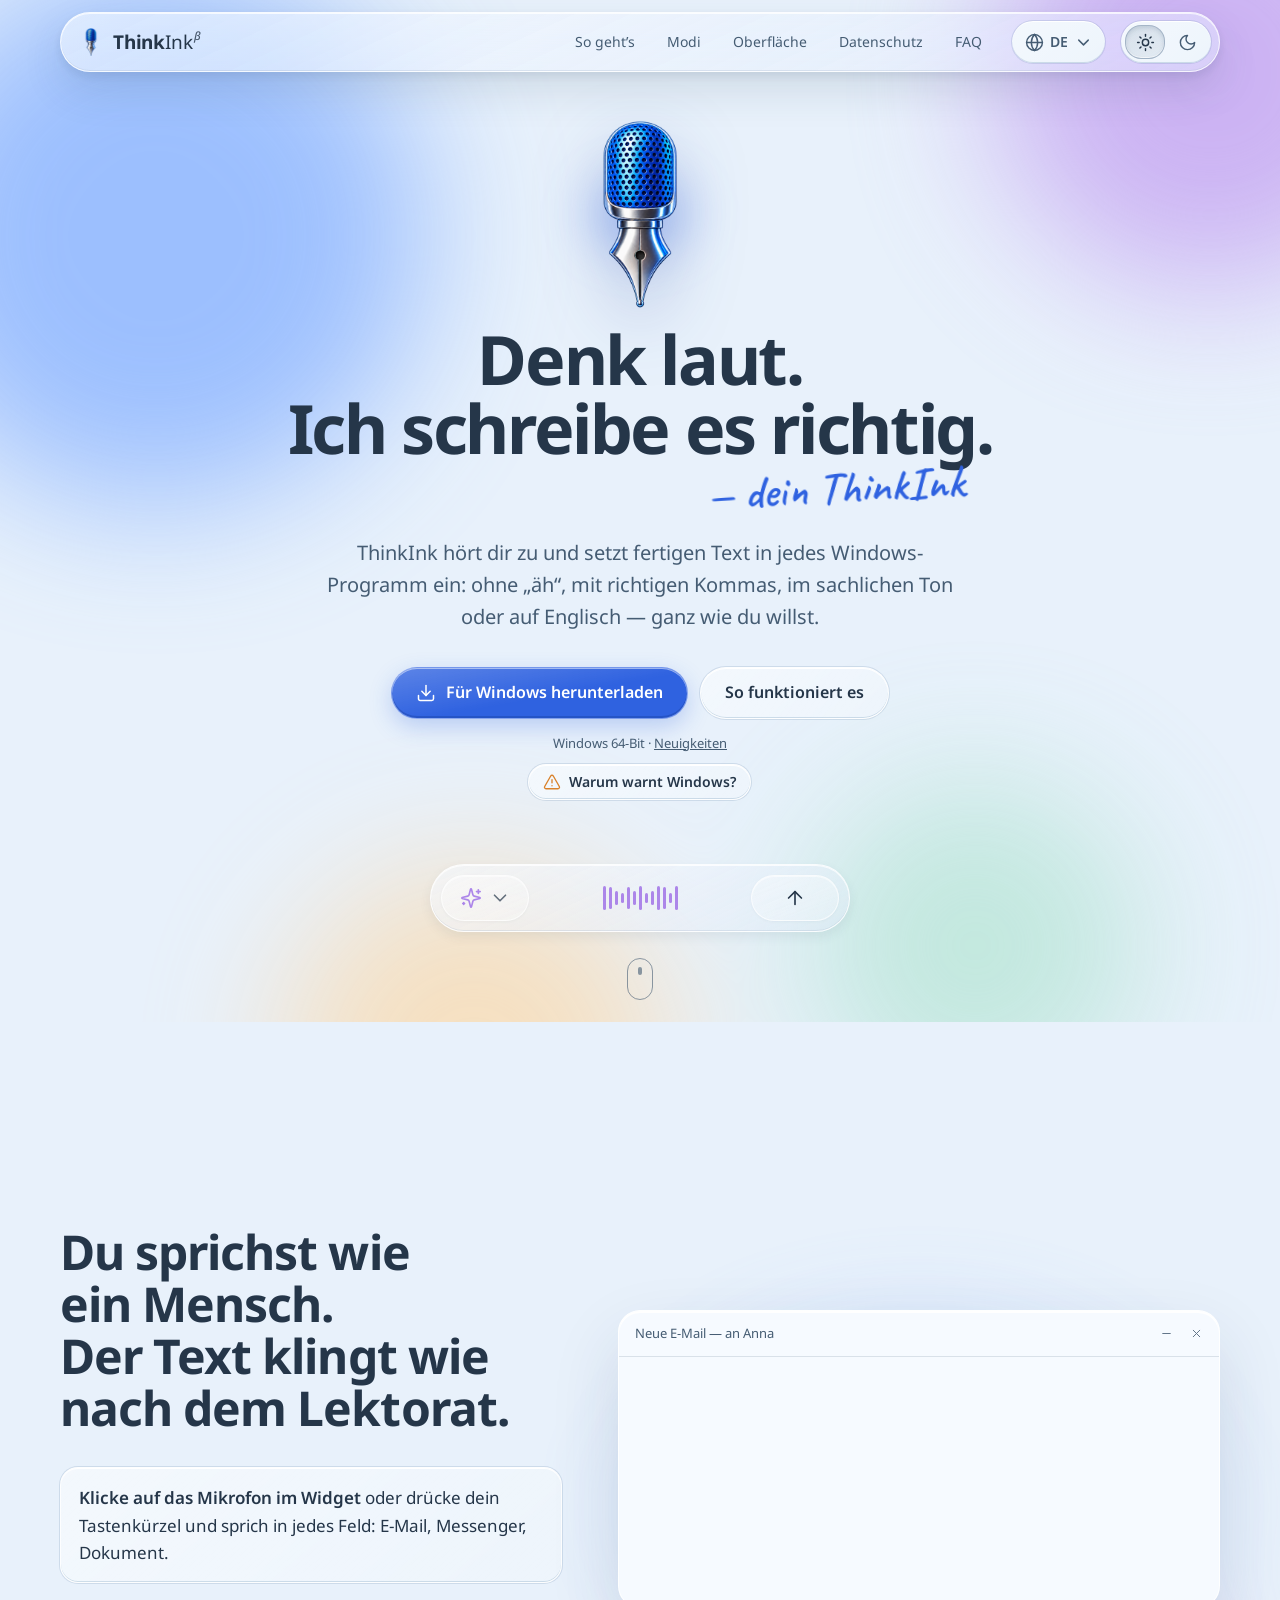
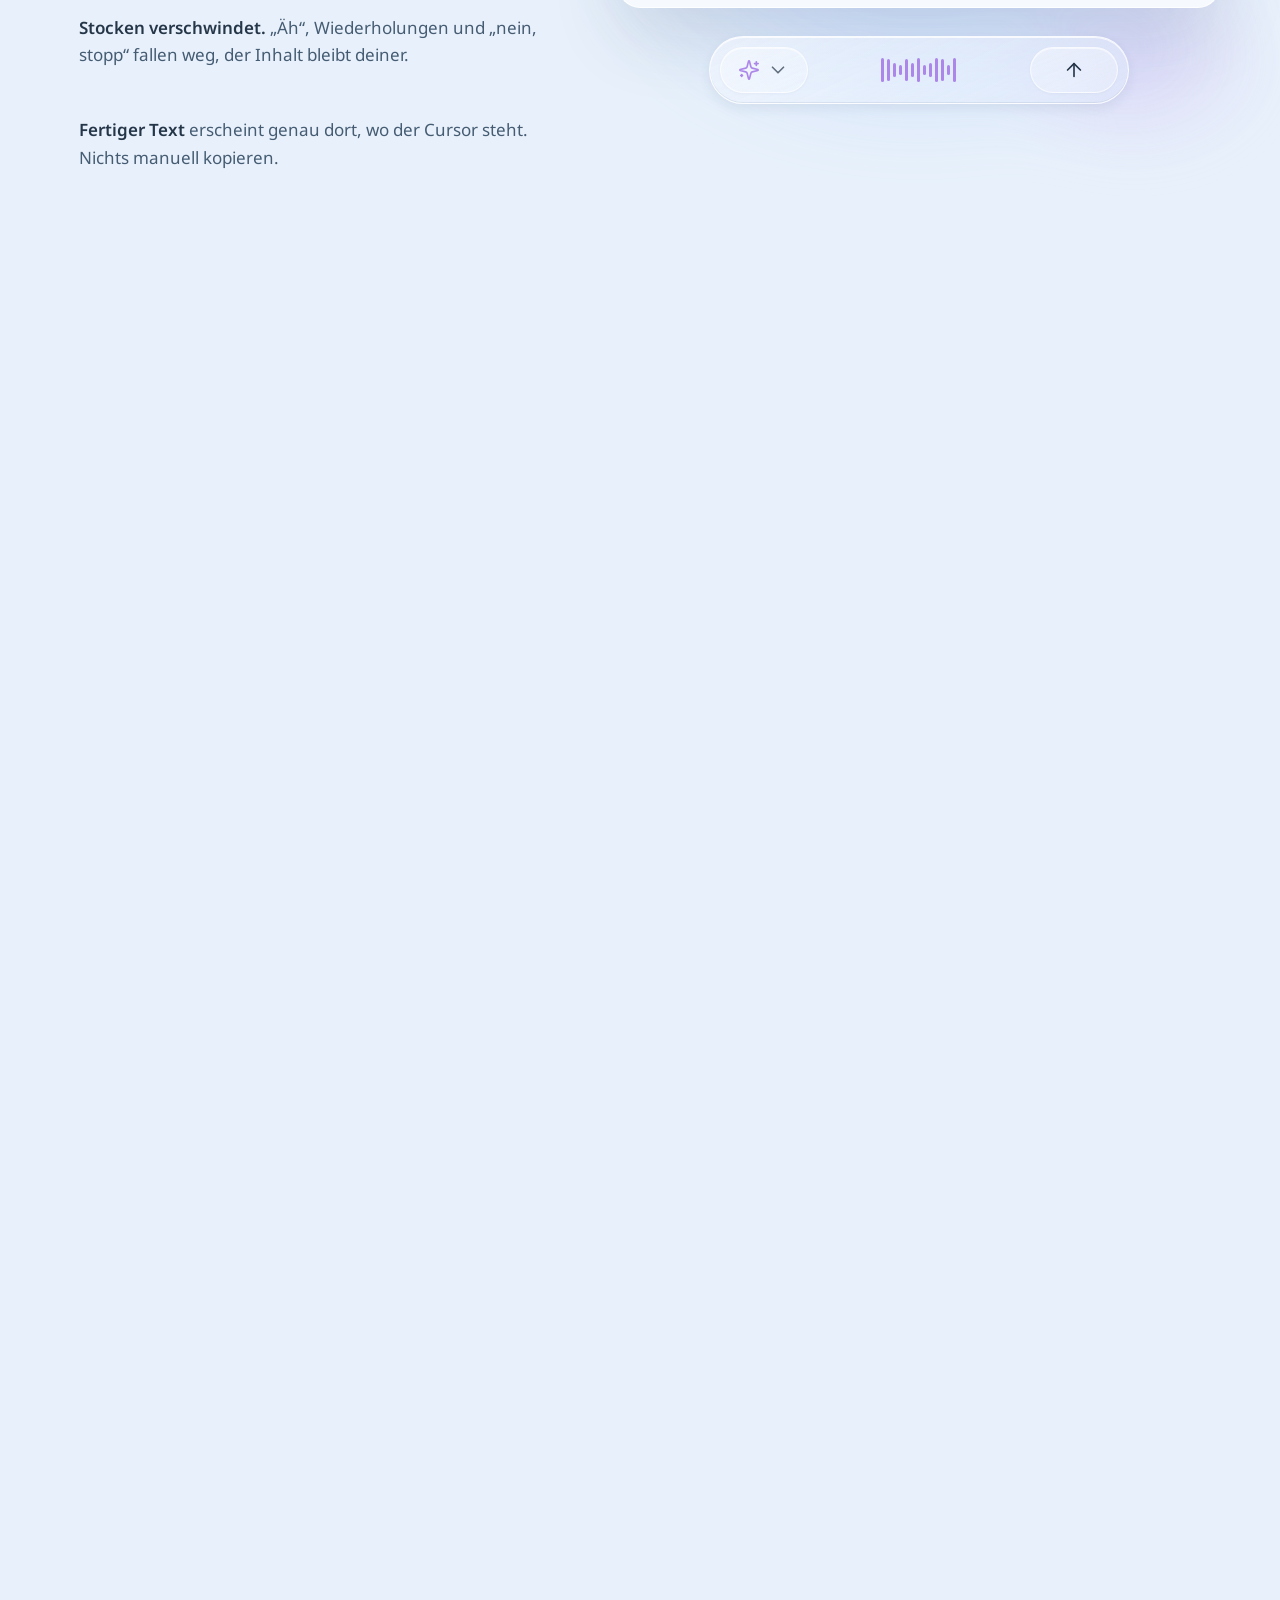
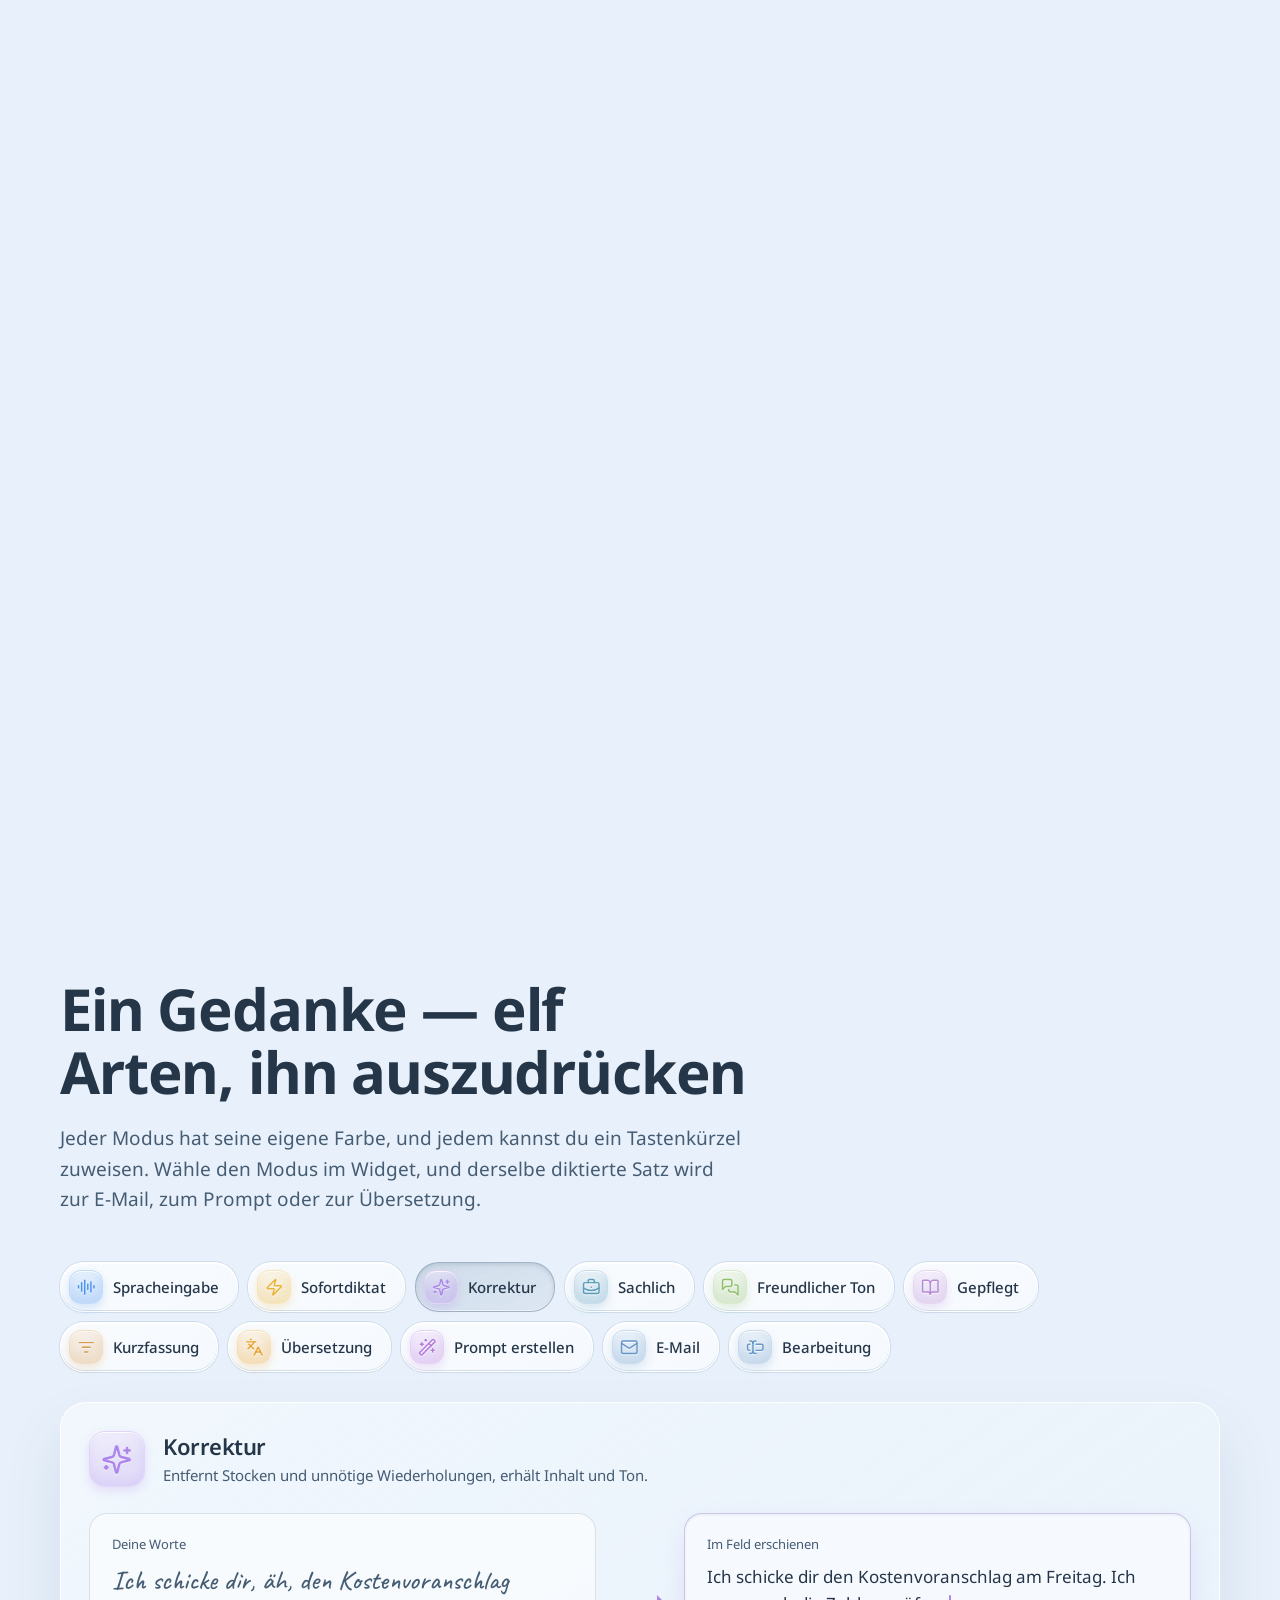
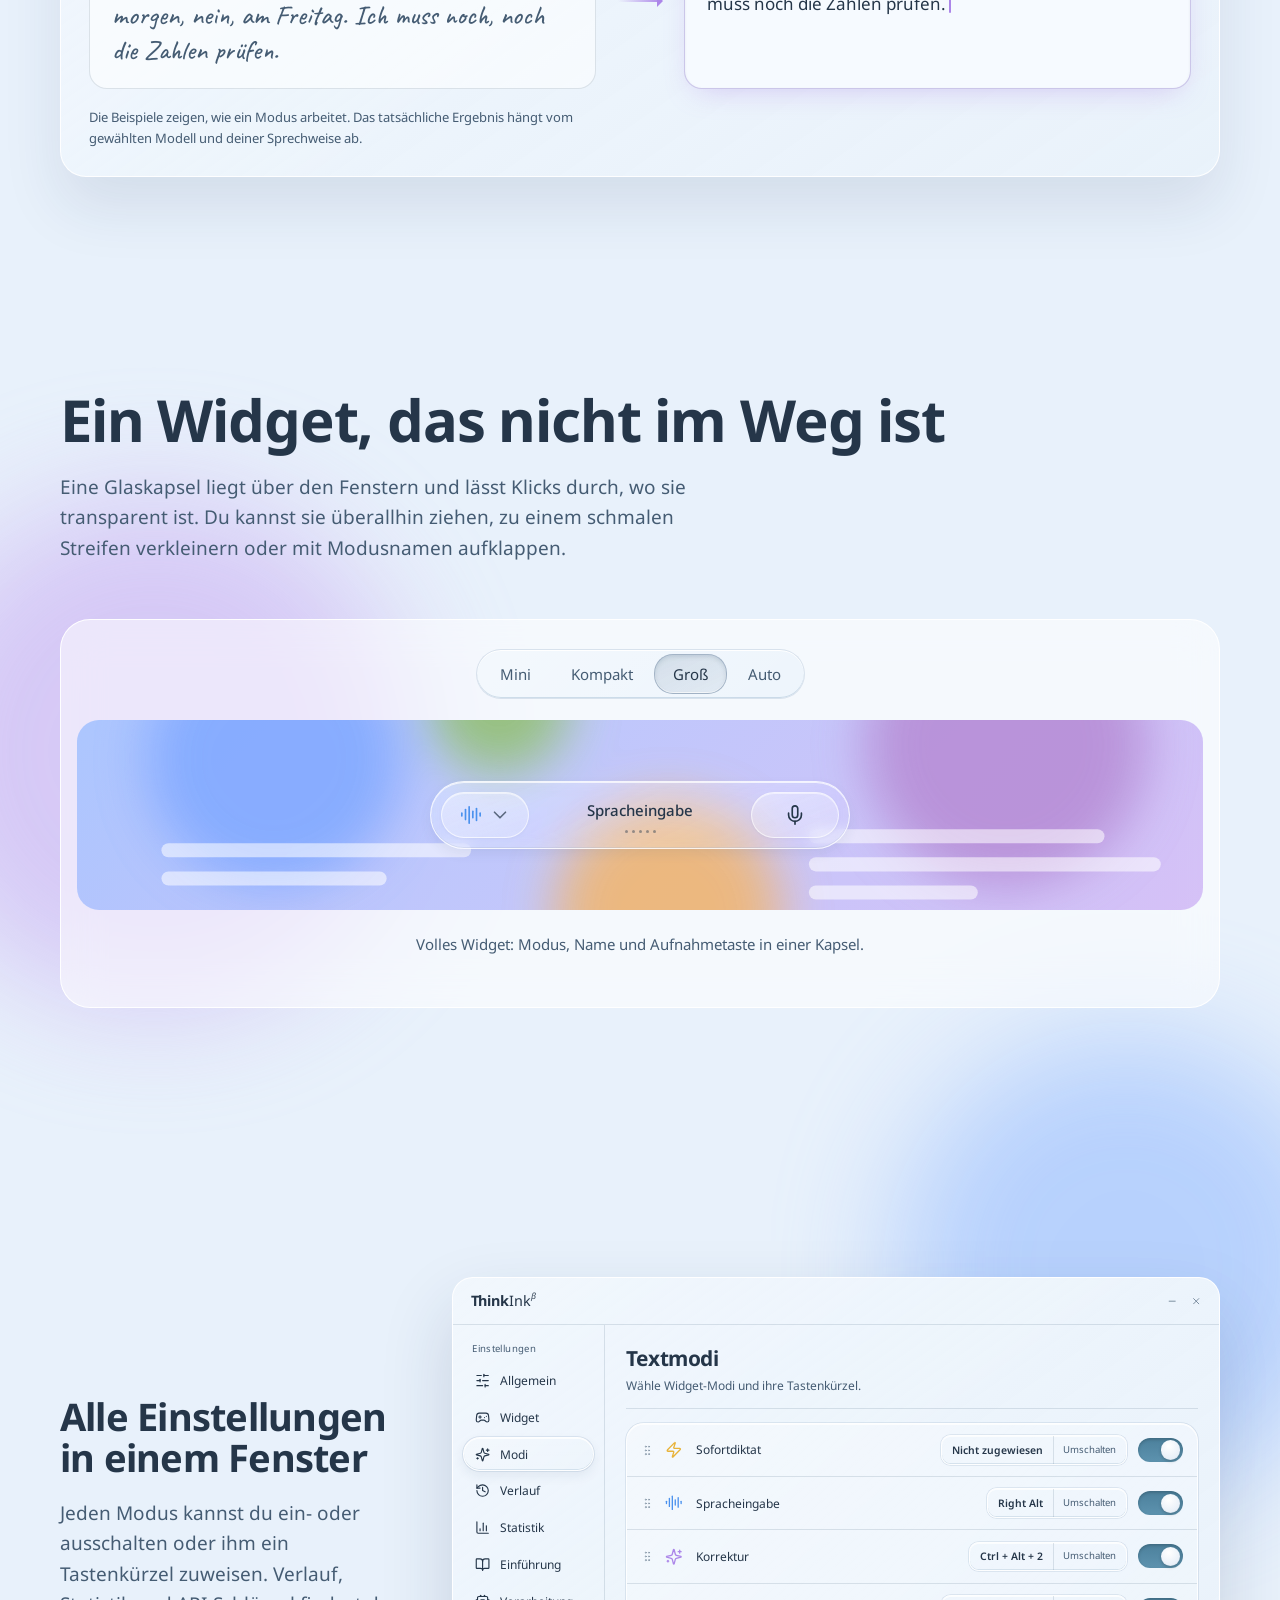
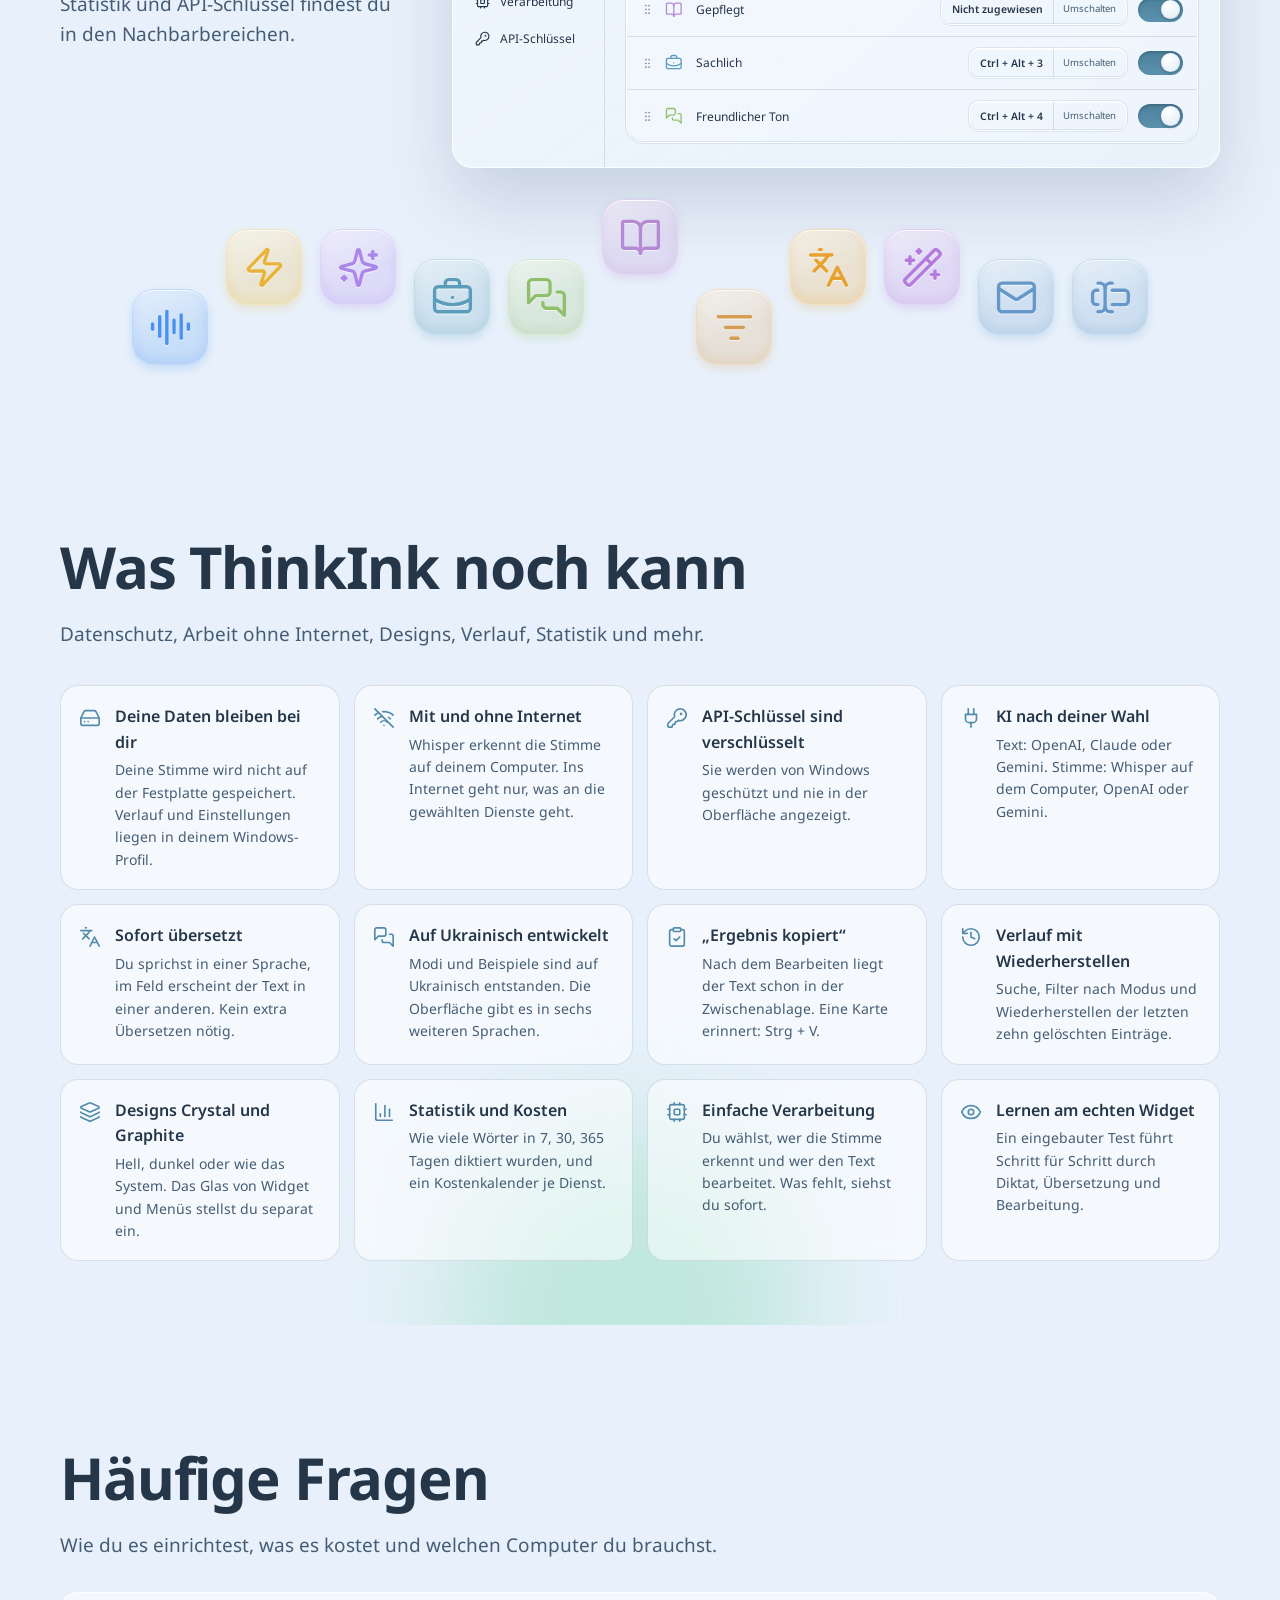
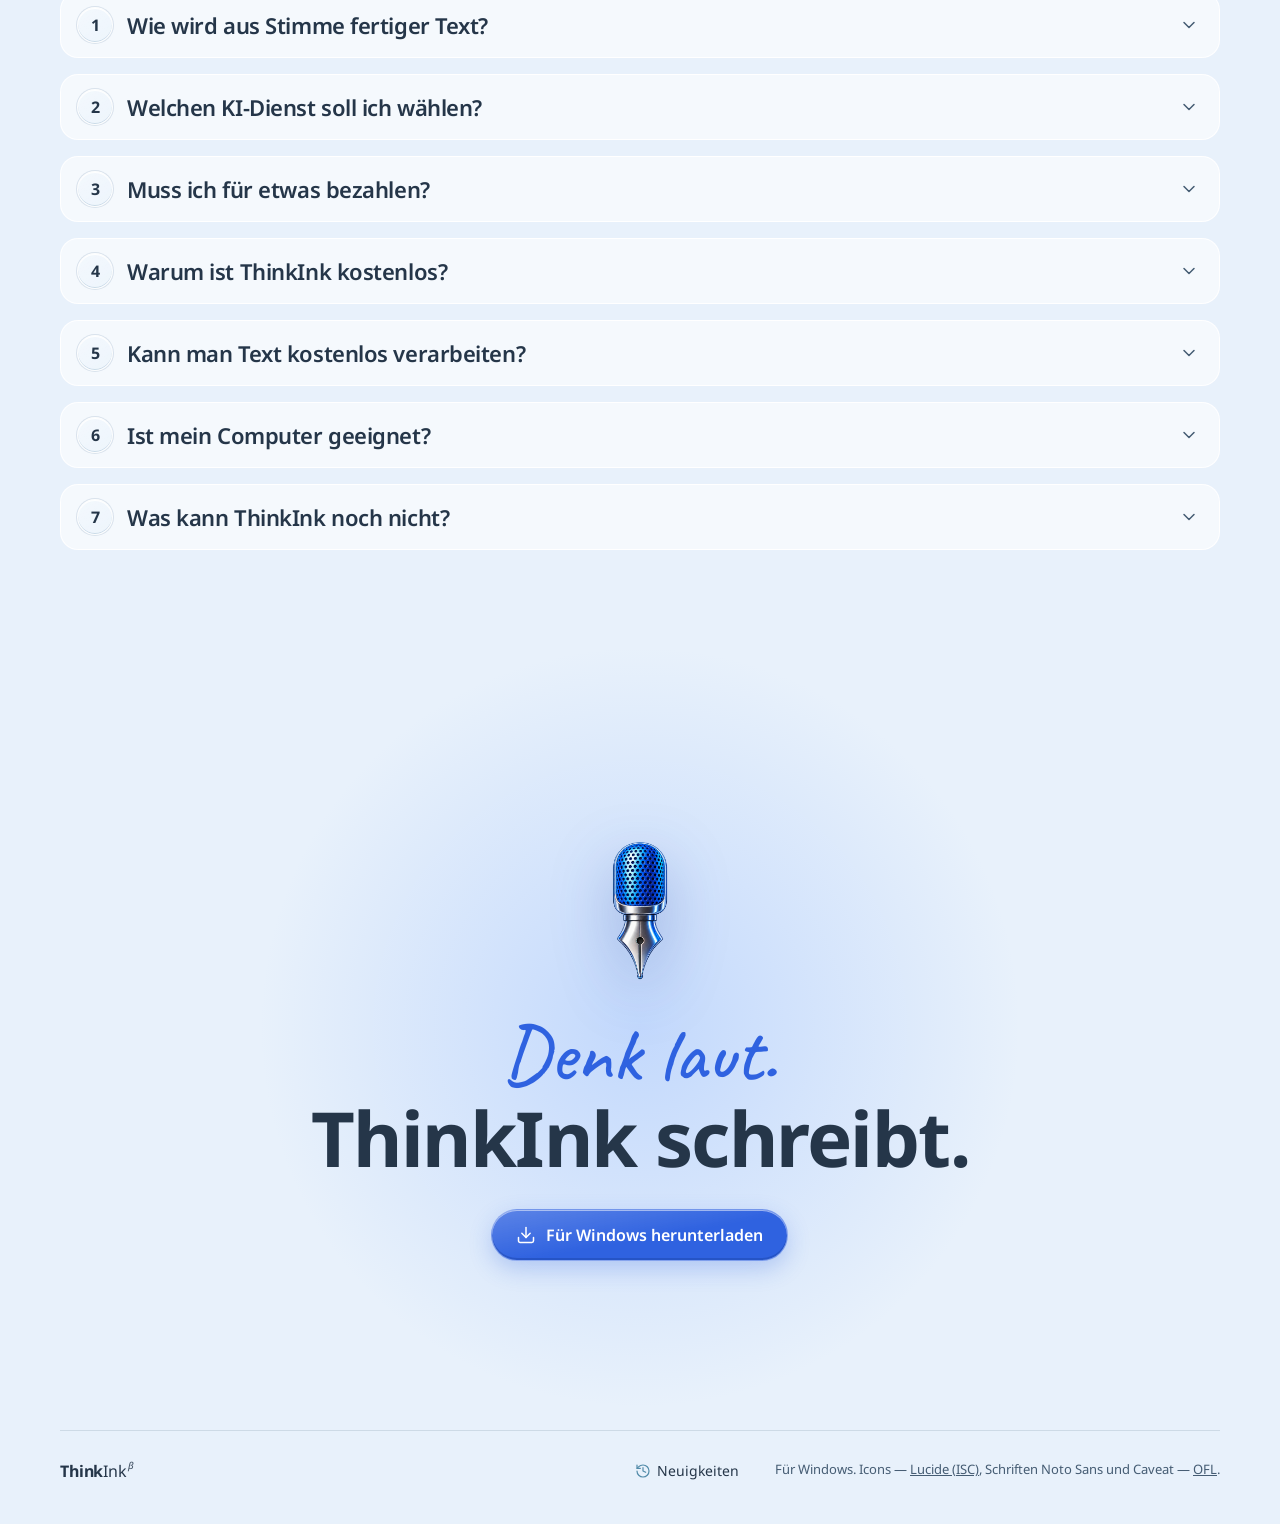
<file: de/index.html>
<!doctype html>
<html lang="de" data-theme="light">
<head>
<meta charset="utf-8">
<meta name="viewport" content="width=device-width, initial-scale=1">
<title>ThinkInk — denk laut, ich schreibe es richtig</title>
<meta name="description" content="ThinkInk für Windows: Du denkst laut, und im Eingabefeld landet sauberer Text — korrigiert, sachlich, übersetzt oder als E-Mail formatiert.">
<meta name="color-scheme" content="light dark">
<link rel="icon" href="../assets/brand/thinkink-64.png">
<meta property="og:type" content="website">
<meta property="og:site_name" content="ThinkInk">
<meta property="og:title" content="ThinkInk — denk laut, ich schreibe es richtig">
<meta property="og:description" content="ThinkInk für Windows: Du denkst laut, und im Eingabefeld landet sauberer Text — korrigiert, sachlich, übersetzt oder als E-Mail formatiert.">
<meta property="og:image" content="http://thinkink.com.ua/assets/brand/og-image.png">
<meta property="og:image:width" content="1200">
<meta property="og:image:height" content="630">
<meta name="twitter:card" content="summary_large_image">
<link rel="stylesheet" href="../styles.css">
<!-- i18n:links — адреси мовних версій; оновлює build-langs.cjs -->
<link rel="canonical" href="https://thinkink.com.ua/de/">
<link rel="alternate" hreflang="uk" href="https://thinkink.com.ua/">
<link rel="alternate" hreflang="en" href="https://thinkink.com.ua/en/">
<link rel="alternate" hreflang="de" href="https://thinkink.com.ua/de/">
<link rel="alternate" hreflang="es" href="https://thinkink.com.ua/es/">
<link rel="alternate" hreflang="pl" href="https://thinkink.com.ua/pl/">
<link rel="alternate" hreflang="fr" href="https://thinkink.com.ua/fr/">
<link rel="alternate" hreflang="it" href="https://thinkink.com.ua/it/">
<link rel="alternate" hreflang="pt" href="https://thinkink.com.ua/pt/">
<link rel="alternate" hreflang="x-default" href="https://thinkink.com.ua/en/">
<!-- /i18n:links -->
<script>
  // Мова: на головній (українській) адресі — перехід на збережену мову або мову браузера.
  // Пошукових роботів не перенаправляємо, щоб вони бачили кожну мову за своєю адресою.
  try {
    if (document.documentElement.lang === 'uk' && /^\/(index\.html)?$/.test(location.pathname) && !/bot|crawl|spider|slurp|lighthouse/i.test(navigator.userAgent)) {
      const langs = ['en', 'uk', 'de', 'es', 'pl', 'fr', 'it', 'pt'];
      let pick = localStorage.getItem('ti-lang');
      if (!pick) {
        for (const l of navigator.languages || [navigator.language || '']) {
          const c = String(l).toLowerCase().slice(0, 2);
          if (langs.includes(c)) { pick = c; break; }
          if (c === 'ru' || c === 'be') { pick = 'uk'; break; }
        }
        if (!pick) pick = 'en';
      }
      if (pick && pick !== 'uk' && langs.includes(pick)) location.replace('/' + pick + '/' + location.hash);
    }
  } catch (e) {}
</script>
<script>
  // Тема застосовується до першого малювання, щоб не блимало. Лише світла або темна; за замовчуванням світла.
  try { if (localStorage.getItem('ti-theme') === 'dark') document.documentElement.dataset.theme = 'dark'; } catch (e) {}
</script>
</head>
<body>
<a class="skip" href="#main">Zum Inhalt springen</a>

<header class="top" id="top">
  <a class="brand" href="#hero" aria-label="ThinkInk, zum Anfang">
    <img src="../assets/brand/thinkink-64.png" alt="" width="28" height="28">
    <span class="wordmark"><b>Think</b>Ink<sup>β</sup></span>
  </a>
  <nav class="nav" aria-label="Abschnitte">
    <a href="#scene">So geht’s</a>
    <a href="#modes">Modi</a>
    <a href="#interface">Oberfläche</a>
    <a href="#privacy">Datenschutz</a>
    <a href="#faq">FAQ</a>
  </nav>
  <details class="lang" data-lang-menu>
    <summary aria-label="Sprache der Website"><svg data-icon="globe"></svg><span class="lang-code" data-lang-code>DE</span><svg class="lang-chev" data-icon="chevron-down"></svg></summary>
    <ul class="lang-list">
      <li><a href="/en/" hreflang="en" lang="en" data-lang="en">English</a></li>
      <li><a href="/" hreflang="uk" lang="uk" data-lang="uk">Українська</a></li>
      <li><a href="/de/" hreflang="de" lang="de" data-lang="de" aria-current="page">Deutsch</a></li>
      <li><a href="/es/" hreflang="es" lang="es" data-lang="es">Español</a></li>
      <li><a href="/pl/" hreflang="pl" lang="pl" data-lang="pl">Polski</a></li>
      <li><a href="/fr/" hreflang="fr" lang="fr" data-lang="fr">Français</a></li>
      <li><a href="/it/" hreflang="it" lang="it" data-lang="it">Italiano</a></li>
      <li><a href="/pt/" hreflang="pt" lang="pt-BR" data-lang="pt">Português</a></li>
    </ul>
  </details>
  <div class="theme" role="group" aria-label="Design der Website">
    <button type="button" data-set-theme="light" aria-label="Helles Design" aria-pressed="true"><svg data-icon="sun"></svg></button>
    <button type="button" data-set-theme="dark" aria-label="Dunkles Design" aria-pressed="false"><svg data-icon="moon"></svg></button>
  </div>
  <a class="btn btn-primary top-dl" href="https://github.com/AndriyGusak/ThinkInk/releases/latest" data-download data-goatcounter-click="zavantazhennia-shapka"><svg data-icon="download"></svg><span>Herunterladen</span></a>
</header>

<main id="main">

<!-- ГОЛОВНИЙ ЕКРАН -->
<section class="hero" id="hero" aria-labelledby="hero-title">
  <div class="aurora" aria-hidden="true"><i></i><i></i><i></i><i></i></div>
  <div class="hero-inner">
    <div class="logo-stage" aria-hidden="true">
      <img class="logo3d" src="../assets/brand/thinkink-512.png" alt="" width="512" height="512">
      <span class="logo-glow"></span>
    </div>
    <h1 id="hero-title" class="hero-title">
      <span class="spoken" aria-hidden="true">denk laut</span>
      <span class="typed">Denk laut.<br>Ich schreibe es&nbsp;richtig.</span>
    </h1>
    <p class="hero-sign">— dein ThinkInk</p>
    <p class="hero-lead">ThinkInk hört dir zu und setzt fertigen Text in jedes Windows-Programm ein: ohne „äh“, mit richtigen Kommas, im sachlichen Ton oder auf Englisch — ganz wie du willst.</p>
    <div class="hero-actions">
      <a class="btn btn-primary" href="https://github.com/AndriyGusak/ThinkInk/releases/latest" data-download data-goatcounter-click="zavantazhennia"><svg data-icon="download"></svg>Für Windows herunterladen</a>
      <a class="btn" href="#scene">So funktioniert es</a>
    </div>
    <p class="dl-meta"><span class="dl-rel" hidden><span>Version</span> <span data-dl-v></span> · <span data-dl-mb></span>&nbsp;<span>MB</span> · </span><span>Windows 64-Bit</span> · <a href="https://github.com/AndriyGusak/ThinkInk/releases">Neuigkeiten</a></p>
    <details class="dl-warn">
      <summary><svg class="ic-tri" viewBox="0 0 24 24" fill="none" stroke="currentColor" stroke-width="1.8" stroke-linecap="round" stroke-linejoin="round" aria-hidden="true"><path d="m21.73 18-8-14a2 2 0 0 0-3.48 0l-8 14A2 2 0 0 0 4 21h16a2 2 0 0 0 1.73-3"/><path d="M12 9v4"/><path d="M12 17h.01"/></svg><span>Warum warnt Windows?</span></summary>
      <div class="dl-pop">
        <p><b>Windows zeigt eventuell „Unbekannter Herausgeber“ an.</b> Das passiert bei Programmen ohne kostenpflichtiges Entwicklerzertifikat. Ein solches Zertifikat kostet jedes Jahr viel Geld, und ThinkInk ist kostenlos, darum gibt es keins.</p>
        <p><b>So installierst du es:</b> Klicke im Windows-Fenster auf „Weitere Informationen“ und dann auf „Trotzdem ausführen“.</p>
        <p><b>Woher die Datei kommt:</b> Die Schaltfläche lädt das Installationsprogramm von der offiziellen ThinkInk-Seite auf GitHub.</p>
      </div>
    </details>

    <div class="widget-demo" aria-hidden="true">
      <div class="widget" data-state="recording">
        <span class="w-btn w-mode"><svg data-icon="sparkles"></svg><svg class="chev" data-icon="chevron-down"></svg></span>
        <span class="w-center">
          <span class="w-name">Korrektur</span>
          <span class="w-wave"><i></i><i></i><i></i><i></i><i></i><i></i><i></i><i></i><i></i><i></i><i></i><i></i><i></i></span>
        </span>
        <span class="w-btn w-rec"><svg data-icon="arrow-up"></svg></span>
      </div>
    </div>
  </div>
  <a class="scroll-cue" href="#scene" aria-label="Weiter scrollen"><span></span></a>
</section>

<!-- СЦЕНА: ГОЛОС → ТЕКСТ (прив’язана до прокрутки) -->
<section class="scene" id="scene" aria-labelledby="scene-title">
  <div class="scene-sticky">
    <div class="scene-copy">
      <h2 id="scene-title">Du sprichst wie ein Mensch.<br>Der Text klingt wie nach dem Lektorat.</h2>
      <ol class="scene-steps">
        <li data-step="0"><b>Klicke auf das Mikrofon im Widget</b> oder drücke dein Tastenkürzel und sprich in jedes Feld: E-Mail, Messenger, Dokument.</li>
        <li data-step="1"><b>Stocken verschwindet.</b> „Äh“, Wiederholungen und „nein, stopp“ fallen weg, der Inhalt bleibt deiner.</li>
        <li data-step="2"><b>Fertiger Text</b> erscheint genau dort, wo der Cursor steht. Nichts manuell kopieren.</li>
      </ol>
    </div>

    <div class="scene-stage" aria-hidden="true">
      <div class="app-window">
        <div class="app-bar"><span>Neue E-Mail — an Anna</span><span class="win-ctl"><svg data-icon="minus"></svg><svg data-icon="x"></svg></span></div>
        <div class="app-field">
          <div class="speech" id="speech"></div>
          <div class="result" id="result">Ich schicke dir den Kostenvoranschlag am Freitag. Ich muss noch die Zahlen prüfen. Die Summe kann sich etwas ändern.<span class="caret"></span></div>
        </div>
      </div>
      <div class="widget scene-widget" data-state="recording">
        <span class="w-btn w-mode"><svg data-icon="sparkles"></svg><svg class="chev" data-icon="chevron-down"></svg></span>
        <span class="w-center">
          <span class="w-name">Korrektur</span>
          <span class="w-wave"><i></i><i></i><i></i><i></i><i></i><i></i><i></i><i></i><i></i><i></i><i></i><i></i><i></i></span>
        </span>
        <span class="w-btn w-rec"><svg data-icon="arrow-up"></svg></span>
      </div>
    </div>
    <p class="sr-only">Beispiel: diktiert „Ich schicke dir, äh, den Kostenvoranschlag morgen, nein, am Freitag. Ich muss noch, noch die Zahlen prüfen. Die Summe kann sich etwas ändern.“ Ergebnis: „Ich schicke dir den Kostenvoranschlag am Freitag. Ich muss noch die Zahlen prüfen. Die Summe kann sich etwas ändern.“</p>
  </div>
</section>

<!-- РЕЖИМИ -->
<section class="modes" id="modes" aria-labelledby="modes-title">
  <div class="wrap">
    <h2 id="modes-title">Ein Gedanke — elf Arten, ihn auszudrücken</h2>
    <p class="section-lead">Jeder Modus hat seine eigene Farbe, und jedem kannst du ein Tastenkürzel zuweisen. Wähle den Modus im Widget, und derselbe diktierte Satz wird zur E-Mail, zum Prompt oder zur Übersetzung.</p>

    <div class="mode-orbit" role="tablist" aria-label="ThinkInk-Modi" id="mode-list"></div>

    <div class="mode-panel" id="mode-panel" role="tabpanel" aria-live="polite">
      <div class="mp-head">
        <span class="mp-icon"><svg data-icon="sparkles" id="mp-icon"></svg></span>
        <div>
          <h3 id="mp-name">Korrektur</h3>
          <p id="mp-desc"></p>
        </div>
      </div>
      <div class="mp-body">
        <figure class="mp-col mp-said">
          <figcaption>Deine Worte</figcaption>
          <p id="mp-said" class="hand"></p>
        </figure>
        <span class="mp-arrow" aria-hidden="true"></span>
        <figure class="mp-col mp-got">
          <figcaption id="mp-got-label">Im Feld erschienen</figcaption>
          <p id="mp-got"></p>
        </figure>
      </div>
      <div class="edit-stage" id="edit-stage" aria-hidden="true">
        <div class="doc">
          <p class="doc-line" aria-hidden="true"><i style="--w:46"></i><i style="--w:14"></i><i style="--w:72"></i><i style="--w:30"></i><i style="--w:8"></i><i style="--w:58"></i><i style="--w:96"></i><i style="--w:22"></i><i style="--w:40"></i><i style="--w:64"></i><i style="--w:12"></i><i style="--w:52"></i><i style="--w:34"></i><i style="--w:80"></i><i style="--w:18"></i><i style="--w:44"></i><i style="--w:26"></i><i style="--w:70"></i><i style="--w:10"></i><i style="--w:48"></i><i style="--w:92"></i><i style="--w:16"></i><i style="--w:38"></i><i style="--w:60"></i><i style="--w:24"></i><i style="--w:84"></i><i style="--w:12"></i><i style="--w:50"></i><i style="--w:66"></i><i style="--w:20"></i><i style="--w:42"></i><i style="--w:8"></i><i style="--w:74"></i><i style="--w:32"></i></p>
          <p class="doc-text"><span class="sel" id="edit-before">Ich wollte nur sagen, dass ich es heute leider wirklich nicht schaffe, mir den Kostenvoranschlag ordentlich anzusehen, also, wenn es euch nichts ausmacht, verschieben wir die Besprechung vielleicht auf Freitag.</span><span class="sel-after" id="edit-after">Sorry, I won’t get to the estimate today. Can we discuss it on Friday?</span></p>
          <p class="doc-line short" aria-hidden="true"><i style="--w:62"></i><i style="--w:20"></i><i style="--w:8"></i><i style="--w:88"></i><i style="--w:36"></i><i style="--w:54"></i><i style="--w:14"></i><i style="--w:30"></i></p>
        </div>
        <div class="voice-bubble"><svg data-icon="mic"></svg><span class="hand">Kürze es und übersetze ins Englische</span></div>
        <div class="copied-toast"><svg data-icon="clipboard-check"></svg><span><b>Ergebnis kopiert</b>Mit Ctrl&nbsp;+&nbsp;V einfügen</span></div>
      </div>
      <p class="fine">Die Beispiele zeigen, wie ein Modus arbeitet. Das tatsächliche Ergebnis hängt vom gewählten Modell und deiner Sprechweise ab.</p>
    </div>
  </div>
</section>

<!-- ІНТЕРФЕЙС -->
<section class="iface" id="interface" aria-labelledby="iface-title">
  <div class="glass-field" aria-hidden="true"><i></i><i></i><i></i></div>
  <div class="wrap">
    <div class="screen">
    <h2 id="iface-title">Ein Widget, das nicht im Weg ist</h2>
    <p class="section-lead">Eine Glaskapsel liegt über den Fenstern und lässt Klicks durch, wo sie transparent ist. Du kannst sie überallhin ziehen, zu einem schmalen Streifen verkleinern oder mit Modusnamen aufklappen.</p>

    <div class="sizes" role="group" aria-label="Widget im Ruhezustand">
      <div class="size-switch">
        <button type="button" data-size="mini" aria-pressed="false">Mini</button>
        <button type="button" data-size="compact" aria-pressed="false">Kompakt</button>
        <button type="button" data-size="large" aria-pressed="true">Groß</button>
        <button type="button" data-size="auto" aria-pressed="false">Auto</button>
      </div>
      <div class="size-stage" aria-hidden="true">
        <div class="widget live-widget" data-size="large" data-state="idle" style="--w-accent:#4a91ee">
          <span class="w-btn w-mode"><svg data-icon="audio-lines"></svg><svg class="chev" data-icon="chevron-down"></svg></span>
          <span class="w-center"><span class="w-name">Spracheingabe</span><span class="w-grip"><i></i><i></i><i></i><i></i><i></i></span></span>
          <span class="w-btn w-rec"><svg data-icon="mic"></svg></span>
        </div>
      </div>
      <p class="size-note" id="size-note" aria-live="polite">Volles Widget: Modus, Name und Aufnahmetaste in einer Kapsel.</p>
    </div>

    </div>

    <div class="screen split">
    <div class="split-copy">
      <h2>Alle Einstellungen in einem Fenster</h2>
      <p class="section-lead">Jeden Modus kannst du ein- oder ausschalten oder ihm ein Tastenkürzel zuweisen. Verlauf, Statistik und API-Schlüssel findest du in den Nachbarbereichen.</p>
    </div>
    <div class="app-shot" aria-hidden="true">
      <div class="as-title"><span class="wordmark"><b>Think</b>Ink<sup>β</sup></span><span class="win-ctl"><svg data-icon="minus"></svg><svg data-icon="x"></svg></span></div>
      <div class="as-body">
        <nav class="as-nav">
          <small>Einstellungen</small>
          <span><svg data-icon="sliders-horizontal"></svg>Allgemein</span>
          <span><svg data-icon="gamepad-2"></svg>Widget</span>
          <span class="on"><svg data-icon="sparkles"></svg>Modi</span>
          <span><svg data-icon="history"></svg>Verlauf</span>
          <span><svg data-icon="chart-column"></svg>Statistik</span>
          <span><svg data-icon="book-open"></svg>Einführung</span>
          <span><svg data-icon="cpu"></svg>Verarbeitung</span>
          <span><svg data-icon="key-round"></svg>API-Schlüssel</span>
        </nav>
        <div class="as-main">
          <h3>Textmodi</h3>
          <p>Wähle Widget-Modi und ihre Tastenkürzel.</p>
          <div class="as-list" id="as-list"></div>
        </div>
      </div>
    </div>

    <div class="icon-glass" id="icon-glass" aria-hidden="true"></div>
    </div>

    <div class="screen" id="privacy">
    <h2>Was ThinkInk noch kann</h2>
    <p class="section-lead">Datenschutz, Arbeit ohne Internet, Designs, Verlauf, Statistik und mehr.</p>
    <ul class="details">
      <li><svg data-icon="hard-drive"></svg><div><b>Deine Daten bleiben bei dir</b>Deine Stimme wird nicht auf der Festplatte gespeichert. Verlauf und Einstellungen liegen in deinem Windows-Profil.</div></li>
      <li><svg data-icon="wifi-off"></svg><div><b>Mit und ohne Internet</b>Whisper erkennt die Stimme auf deinem Computer. Ins Internet geht nur, was an die gewählten Dienste geht.</div></li>
      <li><svg data-icon="key-round"></svg><div><b>API-Schlüssel sind verschlüsselt</b>Sie werden von Windows geschützt und nie in der Oberfläche angezeigt.</div></li>
      <li><svg data-icon="plug"></svg><div><b>KI nach deiner Wahl</b>Text: OpenAI, Claude oder Gemini. Stimme: Whisper auf dem Computer, OpenAI oder Gemini.</div></li>
      <li><svg data-icon="languages"></svg><div><b>Sofort übersetzt</b>Du sprichst in einer Sprache, im Feld erscheint der Text in einer anderen. Kein extra Übersetzen nötig.</div></li>
      <li><svg data-icon="messages-square"></svg><div><b>Auf Ukrainisch entwickelt</b>Modi und Beispiele sind auf Ukrainisch entstanden. Die Oberfläche gibt es in sechs weiteren Sprachen.</div></li>
      <li><svg data-icon="clipboard-check"></svg><div><b>„Ergebnis kopiert“</b>Nach dem Bearbeiten liegt der Text schon in der Zwischenablage. Eine Karte erinnert: Strg + V.</div></li>
      <li><svg data-icon="history"></svg><div><b>Verlauf mit Wiederherstellen</b>Suche, Filter nach Modus und Wiederherstellen der letzten zehn gelöschten Einträge.</div></li>
      <li><svg data-icon="layers"></svg><div><b>Designs Crystal und Graphite</b>Hell, dunkel oder wie das System. Das Glas von Widget und Menüs stellst du separat ein.</div></li>
      <li><svg data-icon="chart-column"></svg><div><b>Statistik und Kosten</b>Wie viele Wörter in 7, 30, 365 Tagen diktiert wurden, und ein Kostenkalender je Dienst.</div></li>
      <li><svg data-icon="cpu"></svg><div><b>Einfache Verarbeitung</b>Du wählst, wer die Stimme erkennt und wer den Text bearbeitet. Was fehlt, siehst du sofort.</div></li>
      <li><svg data-icon="eye"></svg><div><b>Lernen am echten Widget</b>Ein eingebauter Test führt Schritt für Schritt durch Diktat, Übersetzung und Bearbeitung.</div></li>
    </ul>
    </div>
  </div>
</section>



<!-- ЧАСТІ ПИТАННЯ -->
<section class="faq" id="faq" aria-labelledby="faq-title">
  <div class="wrap">
    <h2 id="faq-title">Häufige Fragen</h2>
    <p class="section-lead">Wie du es einrichtest, was es kostet und welchen Computer du brauchst.</p>

    <!-- 1 -->
    <details class="faq-q" id="faq-q0">
      <summary><h3><span class="faq-num">1</span>Wie wird aus Stimme fertiger Text?</h3><svg class="faq-chev" data-icon="chevron-down"></svg></summary>
      <div class="faq-body">
      <p class="faq-q-lead">In zwei Schritten. Für jeden Schritt wählst du einen Dienst.</p>
      <div class="flow" aria-label="Stimme, dann Transkript, dann fertiger Text">
        <div class="flow-step"><span class="gi" style="--c:#4a91ee"><svg data-icon="mic"></svg></span><span class="flow-text"><small>Schritt 1</small><b>Stimme → Transkript</b><span>Schreibt das Gesagte Wort für Wort auf</span></span></div>
        <svg class="flow-arrow" data-icon="arrow-right"></svg>
        <div class="flow-step"><span class="gi" style="--c:#90bf6b"><svg data-icon="sparkles"></svg></span><span class="flow-text"><small>Schritt 2</small><b>Transkript → fertiger Text</b><span>Entfernt Wiederholungen, Stocken, Füllwörter und Ähnliches</span></span></div>
      </div>

      <h4 class="faq-sub">Womit du jeden Schritt verbinden kannst</h4>
      <div class="faq-cards cols-3">
        <div class="faq-card">
          <div class="fc-head"><span class="gi" style="--c:#90bf6b"><svg data-icon="audio-lines"></svg></span><b>Whisper</b></div>
          <p>Kostenlose Spracherkennung direkt auf deinem Computer, ohne Internet. ThinkInk lädt sie selbst herunter.</p>
          <ul class="fits">
            <li class="yes"><svg data-icon="check"></svg>Stimme → Transkript</li>
            <li class="no"><svg data-icon="x"></svg>Transkript → fertiger Text</li>
          </ul>
        </div>
        <div class="faq-card">
          <div class="fc-head"><span class="gi" style="--c:#4a91ee"><svg data-icon="key-round"></svg></span><b>API-Schlüssel</b></div>
          <p>Wie ein Passwort für einen KI-Dienst: OpenAI, Anthropic (Claude) oder Gemini. Du erstellst ihn in wenigen Minuten auf der Website des Dienstes. Unten so markiert: <span class="kb"><svg data-icon="key-round"></svg>API</span></p>
          <ul class="fits">
            <li class="yes"><svg data-icon="check"></svg>Stimme → Transkript <em>(OpenAI, Gemini)</em></li>
            <li class="yes"><svg data-icon="check"></svg>Transkript → fertiger Text</li>
          </ul>
        </div>
        <div class="faq-card">
          <div class="fc-head"><span class="gi" style="--c:#ac86e9"><svg data-icon="user-round-check"></svg></span><b>Abo</b></div>
          <p>Dein bezahltes ChatGPT- oder Claude-Konto. Du meldest dich einfach an, ohne Schlüssel. Unten so markiert: <span class="kb"><svg data-icon="user-round-check"></svg>Konto</span></p>
          <ul class="fits">
            <li class="no"><svg data-icon="x"></svg>Stimme → Transkript</li>
            <li class="yes"><svg data-icon="check"></svg>Transkript → fertiger Text</li>
          </ul>
        </div>
      </div>
    </div></details>

    <!-- 1 -->
    <details class="faq-q" id="faq-q1">
      <summary><h3><span class="faq-num">2</span>Welchen KI-Dienst soll ich wählen?</h3><svg class="faq-chev" data-icon="chevron-down"></svg></summary>
      <div class="faq-body">

      <div class="faq-card faq-pick">
        <div class="fc-head"><span class="gi" style="--c:#4a91ee"><svg data-icon="badge-check"></svg></span><b>Meine Empfehlung<small>Genau, schnell und günstig</small></b></div>
        <div class="route">
          <div class="route-step"><small><svg data-icon="mic"></svg>Stimme → Transkript</small><span class="opts"><span class="opt">Whisper <em>mit NVIDIA-Grafikkarte</em></span><span class="or">oder</span><span class="opt">OpenAI <span class="kb" title="mit API-Schlüssel" aria-label="mit API-Schlüssel"><svg data-icon="key-round"></svg>API</span></span></span></div>
          <svg class="route-arrow" data-icon="arrow-right"></svg>
          <div class="route-step"><small><svg data-icon="sparkles"></svg>Transkript → fertiger Text</small><span class="opts"><span class="opt">OpenAI GPT-6.1 Terra <span class="kb" title="mit API-Schlüssel" aria-label="mit API-Schlüssel"><svg data-icon="key-round"></svg>API</span></span><span class="or">oder</span><span class="opt">Claude Sonnet&nbsp;5.5 <span class="kb" title="mit API-Schlüssel" aria-label="mit API-Schlüssel"><svg data-icon="key-round"></svg>API</span></span></span></div>
        </div>
        <p class="fc-note">Warum: In meinen Tests hat GPT-6.1 Terra alle Modi genau umgesetzt und nie eine Frage beantwortet, statt sie aufzuschreiben. Claude Sonnet&nbsp;5.5 hat ebenfalls gut abgeschnitten. Die Verarbeitung kostet ≈&nbsp;0,002–0,004&nbsp;$ pro Satz.</p>
      </div>

      <div class="faq-cards cols-4">
        <div class="faq-card">
          <div class="fc-head"><span class="gi" style="--c:#ac86e9"><svg data-icon="target"></svg></span><b>Am genauesten</b></div>
          <dl class="mini-route">
            <div><dt><svg data-icon="mic"></svg>Stimme → Transkript</dt><dd><span class="opts"><span class="opt">Whisper Large&nbsp;v3</span><span class="or">oder</span><span class="opt">OpenAI <span class="kb" title="mit API-Schlüssel" aria-label="mit API-Schlüssel"><svg data-icon="key-round"></svg>API</span></span></span></dd></div>
            <div><dt><svg data-icon="sparkles"></svg>Transkript → Text</dt><dd><span class="opts"><span class="opt">Claude Opus&nbsp;5.5 <span class="kb" title="mit API-Schlüssel" aria-label="mit API-Schlüssel"><svg data-icon="key-round"></svg>API</span></span><span class="or">oder</span><span class="opt">OpenAI GPT-6.1 Sol <span class="kb" title="mit API-Schlüssel" aria-label="mit API-Schlüssel"><svg data-icon="key-round"></svg>API</span></span></span></dd></div>
          </dl>
          <p class="fc-price">≈ 0,004–0,007&nbsp;$ <small>pro Satz</small></p>
          <p class="fc-note">≈ 150–300 Sätze pro 1&nbsp;$. Auch jedes andere starke Modell mit Schlüssel funktioniert gut.</p>
        </div>
        <div class="faq-card">
          <div class="fc-head"><span class="gi" style="--c:#e8a12f"><svg data-icon="gauge"></svg></span><b>Am schnellsten</b></div>
          <dl class="mini-route">
            <div><dt><svg data-icon="mic"></svg>Stimme → Transkript</dt><dd><span class="opts"><span class="opt">Whisper <em>mit NVIDIA</em></span><span class="or">oder</span><span class="opt">OpenAI <span class="kb" title="mit API-Schlüssel" aria-label="mit API-Schlüssel"><svg data-icon="key-round"></svg>API</span></span></span></dd></div>
            <div><dt><svg data-icon="sparkles"></svg>Transkript → Text</dt><dd><span class="opts"><span class="opt">Jedes Modell <span class="kb" title="mit API-Schlüssel" aria-label="mit API-Schlüssel"><svg data-icon="key-round"></svg>API</span></span></span></dd></div>
          </dl>
          <div class="speed" aria-label="Wie lange du nach der Aufnahme auf den Text wartest">
            <div class="speed-row"><span>Mit Schlüssel</span><i style="--w:12%"></i><b>≈ 1&nbsp;s</b></div>
            <div class="speed-row"><span>ChatGPT-Abo</span><i style="--w:100%"></i><b>5–10&nbsp;s</b></div>
          </div>
        </div>
        <div class="faq-card">
          <div class="fc-head"><span class="gi" style="--c:#5b9cba"><svg data-icon="wallet"></svg></span><b>Am günstigsten</b></div>
          <dl class="mini-route">
            <div><dt><svg data-icon="mic"></svg>Stimme → Transkript</dt><dd><span class="opts"><span class="opt">Whisper <em>auf dem Computer</em></span></span></dd></div>
            <div><dt><svg data-icon="sparkles"></svg>Transkript → Text</dt><dd><span class="opts"><span class="opt">OpenAI GPT-6 Luna <span class="kb" title="mit API-Schlüssel" aria-label="mit API-Schlüssel"><svg data-icon="key-round"></svg>API</span></span></span></dd></div>
          </dl>
          <p class="fc-price">≈ 0,0002&nbsp;$ <small>pro Satz</small></p>
          <p class="fc-note">≈ 5.000 Sätze pro 1&nbsp;$</p>
        </div>
        <div class="faq-card">
          <div class="fc-head"><span class="gi" style="--c:#90bf6b"><svg data-icon="gift"></svg></span><b>Kostenlos</b></div>
          <dl class="mini-route">
            <div><dt><svg data-icon="mic"></svg>Stimme → Transkript</dt><dd><span class="opts"><span class="opt">Whisper <em>auf dem Computer</em></span><span class="or">oder</span><span class="opt">Gemini <span class="kb" title="mit API-Schlüssel" aria-label="mit API-Schlüssel"><svg data-icon="key-round"></svg>API</span> <em>(kostenlos)</em></span></span></dd></div>
            <div><dt><svg data-icon="sparkles"></svg>Transkript → Text</dt><dd><span class="opts"><span class="opt">Gemini <span class="kb" title="mit API-Schlüssel" aria-label="mit API-Schlüssel"><svg data-icon="key-round"></svg>API</span> <em>(kostenlos)</em></span></span></dd></div>
          </dl>
          <p class="fc-price">0&nbsp;$</p>
          <p class="fc-note">Die Bedingungen für das kostenlose Gemini stehen in Frage 5.</p>
        </div>
      </div>
      <p class="fine">Empfehlungen und Geschwindigkeit stammen aus meinen Tests: über 150 Prüfungen der Textverarbeitung (gleiche Sätze in verschiedenen Modi und Modellen). Preise sind Schätzungen nach den Tarifen der Dienste am 1.&nbsp;November 2026.</p>
    </div></details>

    <!-- 2 -->
    <details class="faq-q" id="faq-q2">
      <summary><h3><span class="faq-num">3</span>Muss ich für etwas bezahlen?</h3><svg class="faq-chev" data-icon="chevron-down"></svg></summary>
      <div class="faq-body">
      <p class="faq-q-lead">ThinkInk selbst ist kostenlos. Du zahlst nur dem KI-Dienst, und auch das nicht immer.</p>
      <div class="faq-cards cols-3">
        <div class="faq-card">
          <div class="fc-head"><span class="gi" style="--c:#90bf6b"><svg data-icon="gift"></svg></span><b>Kostenlos</b></div>
          <p class="fc-price">0&nbsp;$</p>
          <dl class="mini-route">
            <div><dt><svg data-icon="mic"></svg>Stimme → Transkript</dt><dd><span class="opts"><span class="opt">Whisper <em>auf dem Computer</em></span><span class="or">oder</span><span class="opt">Gemini <span class="kb" title="mit API-Schlüssel" aria-label="mit API-Schlüssel"><svg data-icon="key-round"></svg>API</span> <em>(kostenlos)</em></span></span></dd></div>
            <div><dt><svg data-icon="sparkles"></svg>Transkript → Text</dt><dd><span class="opts"><span class="opt">Gemini <span class="kb" title="mit API-Schlüssel" aria-label="mit API-Schlüssel"><svg data-icon="key-round"></svg>API</span> <em>(kostenlos)</em></span></span></dd></div>
          </dl>
          <p class="fc-note">Nur Diktat ohne Verarbeitung? Whisper reicht, kein Schlüssel nötig.</p>
        </div>
        <div class="faq-card">
          <div class="fc-head"><span class="gi" style="--c:#ac86e9"><svg data-icon="user-round-check"></svg></span><b>Abo schon vorhanden</b></div>
          <p class="fc-price">Ohne Aufpreis</p>
          <dl class="mini-route">
            <div><dt><svg data-icon="mic"></svg>Stimme → Transkript</dt><dd><span class="opts"><span class="opt">Whisper <em>auf dem Computer</em></span></span></dd></div>
            <div><dt><svg data-icon="sparkles"></svg>Transkript → Text</dt><dd><span class="opts"><span class="opt">ChatGPT <span class="kb" title="Anmeldung im Konto" aria-label="Anmeldung im Konto"><svg data-icon="user-round-check"></svg>Konto</span></span><span class="or">oder</span><span class="opt">Claude Code <span class="kb" title="Anmeldung im Konto" aria-label="Anmeldung im Konto"><svg data-icon="user-round-check"></svg>Konto</span></span></span></dd></div>
          </dl>
          <p class="fc-note">Im Rahmen der Limits deines Tarifs. Für Claude brauchst du das Programm Claude Code.</p>
        </div>
        <div class="faq-card">
          <div class="fc-head"><span class="gi" style="--c:#4a91ee"><svg data-icon="credit-card"></svg></span><b>Bezahlter Schlüssel</b></div>
          <p class="fc-price">&lt;&nbsp;0,01&nbsp;$ <small>pro Satz</small></p>
          <dl class="mini-route">
            <div><dt><svg data-icon="mic"></svg>Stimme → Transkript</dt><dd><span class="opts"><span class="opt">Whisper <em>auf dem Computer</em></span><span class="or">oder</span><span class="opt">OpenAI <span class="kb" title="mit API-Schlüssel" aria-label="mit API-Schlüssel"><svg data-icon="key-round"></svg>API</span></span></span></dd></div>
            <div><dt><svg data-icon="sparkles"></svg>Transkript → Text</dt><dd><span class="opts"><span class="opt">OpenAI <span class="kb" title="mit API-Schlüssel" aria-label="mit API-Schlüssel"><svg data-icon="key-round"></svg>API</span></span><span class="or">oder</span><span class="opt">Claude <span class="kb" title="mit API-Schlüssel" aria-label="mit API-Schlüssel"><svg data-icon="key-round"></svg>API</span></span><span class="or">oder</span><span class="opt">Gemini <span class="kb" title="mit API-Schlüssel" aria-label="mit API-Schlüssel"><svg data-icon="key-round"></svg>API</span></span></span></dd></div>
          </dl>
          <p class="fc-note">Du zahlst nur, was du nutzt. Stimme über OpenAI kostet bis zu 0,006&nbsp;$ pro Minute. Die Ausgaben siehst du im Bereich „Kosten“.</p>
        </div>
      </div>
      <p class="fine">Preise sind Schätzungen nach den Tarifen der Dienste am 1.&nbsp;November 2026.</p>
    </div></details>

    <!-- 4: чому безкоштовно -->
    <details class="faq-q" id="faq-qfree">
      <summary><h3><span class="faq-num">4</span>Warum ist ThinkInk kostenlos?</h3><svg class="faq-chev" data-icon="chevron-down"></svg></summary>
      <div class="faq-body">
      <div class="faq-card faq-story">
        <div class="fc-head"><span class="gi" style="--c:#ac86e9"><svg data-icon="heart"></svg></span><b>Von einer Person gemacht</b></div>
        <p>Ich habe ThinkInk für mich, meine Familie und meine Freunde gebaut. Jedes Detail habe ich ausgefeilt und in allen möglichen Einsatzarten getestet. Ich finde, das Programm ist richtig praktisch geworden, darum möchte ich es mit allen teilen. Ich freue mich, wenn es dir bei der Arbeit oder im Austausch mit anderen hilft.</p>
        <p>Wenn dir ThinkInk gefällt, freue ich mich über dein Feedback. Und wenn du kannst — auch über deine Unterstützung.</p>
        <ul class="fits">
          <li class="yes"><svg data-icon="check"></svg>Im Moment ist das Programm komplett kostenlos</li>
          <li class="yes"><svg data-icon="message-square-heart"></svg>Feedback und Unterstützung helfen, es besser zu machen</li>
          <li><svg data-icon="info"></svg>Später kann es kostenpflichtige Modi oder Funktionen geben</li>
        </ul>
      </div>
    </div></details>

    <!-- 3 -->
    <details class="faq-q" id="faq-q3">
      <summary><h3><span class="faq-num">5</span>Kann man Text kostenlos verarbeiten?</h3><svg class="faq-chev" data-icon="chevron-down"></svg></summary>
      <div class="faq-body">
      <p class="faq-q-lead">Du brauchst nur einen kostenlosen Gemini-Schlüssel. Ein Google-AI-Abo funktioniert nicht: Google erlaubt es nicht in anderen Programmen.</p>
      <ol class="faq-steps">
        <li><span class="gi" style="--c:#4a91ee"><svg data-icon="globe"></svg></span><span><small>Schritt 1</small>Öffne <a href="https://aistudio.google.com/api-keys" rel="noopener" target="_blank">Google AI Studio</a> und melde dich mit deinem Google-Konto an.</span></li>
        <li><span class="gi" style="--c:#4a91ee"><svg data-icon="key-round"></svg></span><span><small>Schritt 2</small>Erstelle einen Schlüssel. Die Abrechnung nicht aktivieren.</span></li>
        <li><span class="gi" style="--c:#4a91ee"><svg data-icon="clipboard-paste"></svg></span><span><small>Schritt 3</small>Füge den Schlüssel in ThinkInk unter „API-Schlüssel“ ein.</span></li>
      </ol>
      <h4 class="faq-sub">Was du über das kostenlose Gemini wissen solltest</h4>
      <ul class="faq-facts">
        <li><svg data-icon="eye"></svg><span>Google kann deine Texte nutzen, und Menschen können sie lesen.</span></li>
        <li><svg data-icon="globe"></svg><span>In der EU, im Vereinigten Königreich und in der Schweiz brauchst du die kostenpflichtige Version.</span></li>
        <li><svg data-icon="timer"></svg><span>Es gibt ein Tageslimit für Anfragen.</span></li>
        <li><svg data-icon="zap-off"></svg><span>Sofortdiktat funktioniert mit Gemini nicht.</span></li>
      </ul>
    </div></details>

    <!-- 4 -->
    <details class="faq-q" id="faq-q4">
      <summary><h3><span class="faq-num">6</span>Ist mein Computer geeignet?</h3><svg class="faq-chev" data-icon="chevron-down"></svg></summary>
      <div class="faq-body">
      <div class="faq-cards cols-2">
        <div class="faq-card">
          <div class="fc-head"><span class="gi" style="--c:#90bf6b"><svg data-icon="laptop"></svg></span><b>Whisper auf dem Computer<small>Erkennt Sprache ohne Internet</small></b></div>
          <dl class="specs">
            <div><dt><svg data-icon="monitor"></svg>System</dt><dd>Windows 64-Bit</dd></div>
            <div><dt><svg data-icon="cpu"></svg>Grafikkarte</dt><dd>Mit NVIDIA am schnellsten. Ohne geht es auch, nur langsamer.</dd></div>
            <div><dt><svg data-icon="memory-stick"></svg>Arbeitsspeicher</dt><dd>Von 1&nbsp;GB frei (Small) bis 4,7&nbsp;GB (Large&nbsp;v3)</dd></div>
            <div><dt><svg data-icon="hard-drive"></svg>Speicherplatz</dt><dd>0,5 bis 3,1&nbsp;GB, je nach Modell</dd></div>
            <div><dt><svg data-icon="wifi"></svg>Internet</dt><dd>Nur zum Herunterladen des Modells</dd></div>
          </dl>
          <div class="models" aria-label="Whisper-Modelle und Speicherplatz">
            <span><b>Small</b>0,5&nbsp;GB</span><span><b>Medium</b>1,5&nbsp;GB</span><span><b>Large&nbsp;v3 Turbo</b>1,6&nbsp;GB</span><span><b>Large&nbsp;v3</b>3,1&nbsp;GB</span>
          </div>
          <div class="models-scale" aria-hidden="true"><span>schneller</span><span>genauer</span></div>
        </div>
        <div class="faq-card">
          <div class="fc-head"><span class="gi" style="--c:#4a91ee"><svg data-icon="cloud"></svg></span><b>Über das Internet (API)<small>Ein KI-Dienst verarbeitet Stimme und Text</small></b></div>
          <dl class="specs">
            <div><dt><svg data-icon="monitor"></svg>System</dt><dd>Windows 64-Bit</dd></div>
            <div><dt><svg data-icon="cpu"></svg>Grafikkarte</dt><dd>Nicht nötig</dd></div>
            <div><dt><svg data-icon="memory-stick"></svg>Arbeitsspeicher</dt><dd>Für ein Modell nicht nötig</dd></div>
            <div><dt><svg data-icon="hard-drive"></svg>Speicherplatz</dt><dd>Kein Modell nötig</dd></div>
            <div><dt><svg data-icon="wifi"></svg>Internet</dt><dd>Ständig nötig</dd></div>
          </dl>
                  </div>
      </div>
      <p class="fine">Angaben zum Speicher sind ungefähr und stammen von den Entwicklern von Whisper für den PC (whisper.cpp).</p>
    </div></details>

    <!-- 7: обмеження -->
    <details class="faq-q" id="faq-limits">
      <summary><h3><span class="faq-num">7</span>Was kann ThinkInk noch nicht?</h3><svg class="faq-chev" data-icon="chevron-down"></svg></summary>
      <div class="faq-body">
      <ul class="faq-facts">
        <li><svg data-icon="badge-check"></svg><span>Dies ist eine Testversion (β) — nur für Windows 64-Bit.</span></li>
        <li><svg data-icon="clock"></svg><span>Claude per Abo läuft über dein installiertes Claude Code und antwortet langsamer als mit einem Anthropic-Schlüssel. Gemini wird nur per API-Schlüssel verbunden.</span></li>
        <li><svg data-icon="wallet"></svg><span>Genaue Kosten für OpenAI und Anthropic siehst du mit einem Admin-Schlüssel. Für Gemini und ohne diesen Schlüssel zeigt ThinkInk eine Schätzung.</span></li>
        <li><svg data-icon="zap-off"></svg><span>Sofortdiktat funktioniert mit Whisper oder OpenAI, nicht mit Gemini.</span></li>
        <li><svg data-icon="clipboard-paste"></svg><span>Manche Programme mit erhöhten Rechten nehmen kein automatisches Einfügen an — dann kopierst du den Text aus dem Verlauf.</span></li>
        <li><svg data-icon="timer"></svg><span>Eine Aufnahme — bis zu 15&nbsp;Minuten.</span></li>
      </ul>
    </div></details>
  </div>
</section>

<!-- ФІНАЛ -->
<section class="final" id="final" aria-labelledby="final-title">
  <div class="final-inner">
    <img src="../assets/brand/thinkink-512.png" alt="" width="160" height="160" class="final-logo">
    <h2 id="final-title"><span class="hand">Denk laut.</span> ThinkInk schreibt.</h2>
    <a class="btn btn-primary" href="https://github.com/AndriyGusak/ThinkInk/releases/latest" data-download data-goatcounter-click="zavantazhennia-final"><svg data-icon="download"></svg>Für Windows herunterladen</a>
  </div>
</section>

</main>

<footer class="foot">
  <span class="wordmark"><b>Think</b>Ink<sup>β</sup></span>
  <nav class="foot-links" aria-label="Links"><a href="https://github.com/AndriyGusak/ThinkInk/releases"><svg data-icon="history"></svg>Neuigkeiten</a></nav>
  <span>Für Windows. Icons — <a href="../assets/Lucide.txt">Lucide (ISC)</a>, Schriften Noto Sans und Caveat — <a href="../assets/fonts/NotoSans-OFL.txt">OFL</a>.</span>
</footer>

<script src="../icons.js"></script>
<script>window.TI_I18N = {"Голосове введення":"Spracheingabe","Перетворює мовлення на текст без додаткового редагування.":"Wandelt Sprache ohne zusätzliche Bearbeitung in Text um.","Треба купити молоко, хліб і яблука. Магазин біля дому закривається о дев’ятій.":"Ich muss Milch, Brot und Äpfel kaufen. Der Laden um die Ecke schließt um neun.","Миттєве диктування":"Sofortdiktat","Не призначено":"Nicht zugewiesen","Вставляє текст просто під час диктування, без адаптації.":"Fügt den Text schon während des Diktierens ein, ohne ihn zu überarbeiten.","Пишу звіт за жовтень, перший розділ про продажі…":"Ich schreibe den Bericht für Oktober, erster Abschnitt zum Vertrieb…","Виправлення":"Korrektur","Очищає усне мовлення від затинань і зайвих повторів, зберігаючи зміст і тон.":"Entfernt Stocken und unnötige Wiederholungen, erhält Inhalt und Ton.","Я, е-е, надішлю тобі кошторис завтра, ні, у п’ятницю. Треба ще, ще перевірити цифри.":"Ich schicke dir, äh, den Kostenvoranschlag morgen, nein, am Freitag. Ich muss noch, noch die Zahlen prüfen.","Я надішлю тобі кошторис у п’ятницю. Треба ще перевірити цифри.":"Ich schicke dir den Kostenvoranschlag am Freitag. Ich muss noch die Zahlen prüfen.","Діловий":"Sachlich","Переписує текст у чіткому діловому тоні, зберігаючи факти й намір.":"Formuliert in klarem sachlichem Ton und erhält Fakten und Absicht.","Я не встигаю глянути кошторис сьогодні. Давайте перенесемо обговорення на п’ятницю.":"Ich schaffe es heute nicht, mir den Kostenvoranschlag anzuschauen. Lass uns das auf Freitag schieben.","Я не встигаю переглянути кошторис сьогодні. Пропоную перенести обговорення на п’ятницю.":"Ich kann den Kostenvoranschlag heute leider nicht prüfen. Ich schlage vor, die Besprechung auf Freitag zu verschieben.","Дружній тон":"Freundlicher Ton","Робить формулювання простішими й дружнішими, зберігаючи зміст.":"Vereinfacht Formulierungen und macht sie freundlicher, ohne den Inhalt zu verändern.","Прошу повідомити, чи матимете ви можливість переглянути кошторис до п’ятниці.":"Bitte teilen Sie mir mit, ob Sie die Möglichkeit haben, den Kostenvoranschlag bis Freitag zu prüfen.","Підкажіть, будь ласка, чи зможете переглянути кошторис до п’ятниці.":"Können Sie mir kurz sagen, ob Sie bis Freitag einen Blick auf den Kostenvoranschlag werfen können?","Літературний":"Gepflegt","Надає тексту літературних формулювань, зберігаючи зміст і тон.":"Verwendet gepflegte Formulierungen und erhält Inhalt und Ton.","Ну короче вчора ми ходили в парк, і там було так класно, листя таке жовте всюди.":"Also, gestern waren wir halt im Park, und das war so cool, überall so gelbe Blätter.","Учора ми гуляли в парку. Там було чудово: усюди лежало жовте листя.":"Gestern spazierten wir durch den Park. Es war herrlich: Überall lag gelbes Laub.","Без води":"Kurzfassung","Прибирає воду й повторення думок, зберігає суттєві деталі.":"Entfernt Fülltext und wiederholte Gedanken, erhält wichtige Details.","Значить, по зустрічі… ми там довго говорили, але, загалом, вирішили, що запуск переносимо на десяте листопада, бо дизайн ще не готовий, ну і Оля відповідає за тексти.":"Also, zum Meeting… wir haben lange geredet, aber im Grunde beschlossen, den Start auf den zehnten November zu verschieben, weil das Design noch nicht fertig ist, und, na ja, Lena kümmert sich um die Texte.","Запуск перенесено на 10 листопада: дизайн ще не готовий. За тексти відповідає Оля.":"Start auf 10. November verschoben: Das Design ist noch nicht fertig. Lena ist für die Texte zuständig.","Переклад":"Übersetzung","Перекладає текст обраною мовою, зберігаючи зміст і тон.":"Übersetzt in die gewählte Sprache und erhält Inhalt und Ton.","Я не зможу приєднатися о третій. Можемо поговорити приблизно через пів години?":"Ich kann um drei nicht dazukommen. Können wir in etwa einer halben Stunde sprechen?","Створення промпту":"Prompt erstellen","Структурує твоє завдання як запит для ШІ, не виконуючи його.":"Strukturiert deine Aufgabe als KI-Prompt, ohne sie auszuführen.","Хочу підтягнути англійську для робочих зустрічей. У мене B1 і двадцять хвилин на день. Склади план на чотири тижні, таблицею.":"Ich will mein Englisch für Arbeitsmeetings auffrischen. Ich habe B1 und zwanzig Minuten am Tag. Mach einen Plan für vier Wochen, als Tabelle.","Склади план вивчення англійської на 4 тижні для участі в робочих зустрічах.\n\nКонтекст: мій рівень — B1; маю 20 хвилин на день.\nФормат результату: таблиця.":"Erstelle einen 4-Wochen-Lernplan für Englisch, um an Arbeitsmeetings teilzunehmen.\n\nKontext: mein Niveau ist B1; ich habe 20 Minuten pro Tag.\nErgebnisformat: Tabelle.","Електронний лист":"E-Mail","Оформлює диктування як лист із привітанням, абзацами й підписом.":"Formatiert Diktate als E-Mail mit Begrüßung, Absätzen und Signatur.","Лист Олені. Попроси надіслати оновлений кошторис до п’ятниці. Мені потрібно погодити його з командою.":"E-Mail an Anna. Bitte sie, den aktualisierten Kostenvoranschlag bis Freitag zu schicken. Ich muss ihn mit dem Team abstimmen.","Добрий день, Олено!\n\nБудь ласка, надішліть оновлений кошторис до п’ятниці. Мені потрібно погодити його з командою.\n\nЗ повагою,\n[Ваше ім’я]":"Hallo Anna,\n\nkönnten Sie mir bitte den aktualisierten Kostenvoranschlag bis Freitag schicken? Ich muss ihn mit dem Team abstimmen.\n\nViele Grüße\n[Dein Name]","Редагування":"Bearbeitung","Виділи текст у будь-якій програмі і скажи, що з ним зробити. Результат — у буфері обміну.":"Markiere Text in einem beliebigen Programm und sag, was damit passieren soll. Das Ergebnis landet in der Zwischenablage.","«Скороти, але збережи всі дати»":"„Kürze es, aber behalte alle Daten“","У буфері обміну":"In der Zwischenablage","Скорочений варіант із тими самими датами. Встав його через Ctrl + V там, де він потрібен.":"Eine kürzere Fassung mit denselben Daten. Füge sie mit Ctrl + V dort ein, wo du sie brauchst.","У полі з’явилося":"Im Feld erschienen","Я, [е-е,] надішлю тобі кошторис [завтра,] [ні,] у п’ятницю. Треба ще, [ще,] перевірити цифри. Можливо, сума трохи зміниться.":"Ich schicke dir, [äh,] den Kostenvoranschlag [morgen,] [nein,] am Freitag. Ich muss [noch,] noch die Zahlen prüfen. Die Summe kann sich etwas ändern.","Готово":"Fertig","Міні: тонка смужка, яка не заважає. Наведи курсор — вона підросте.":"Mini: ein schmaler Streifen, der nicht stört. Fahr mit der Maus darüber, dann wird er größer.","Компакт: невелика капсула з кнопкою режиму й мікрофоном.":"Kompakt: eine kleine Kapsel mit Modustaste und Mikrofon.","Великий: режим, назва й кнопка запису в одній капсулі.":"Groß: Modus, Name und Aufnahmetaste in einer Kapsel.","Авто: тонка смужка у спокої, капсула при наведенні, а після затримки — повний віджет.":"Auto: im Ruhezustand ein schmaler Streifen, beim Überfahren eine Kapsel und nach kurzer Zeit das volle Widget.","Натискання":"Umschalten","Інсталятор ThinkInk {v} для Windows":"ThinkInk {v} Installer für Windows"};</script>
<script src="../script.js"></script>
</body>
</html>
</file>
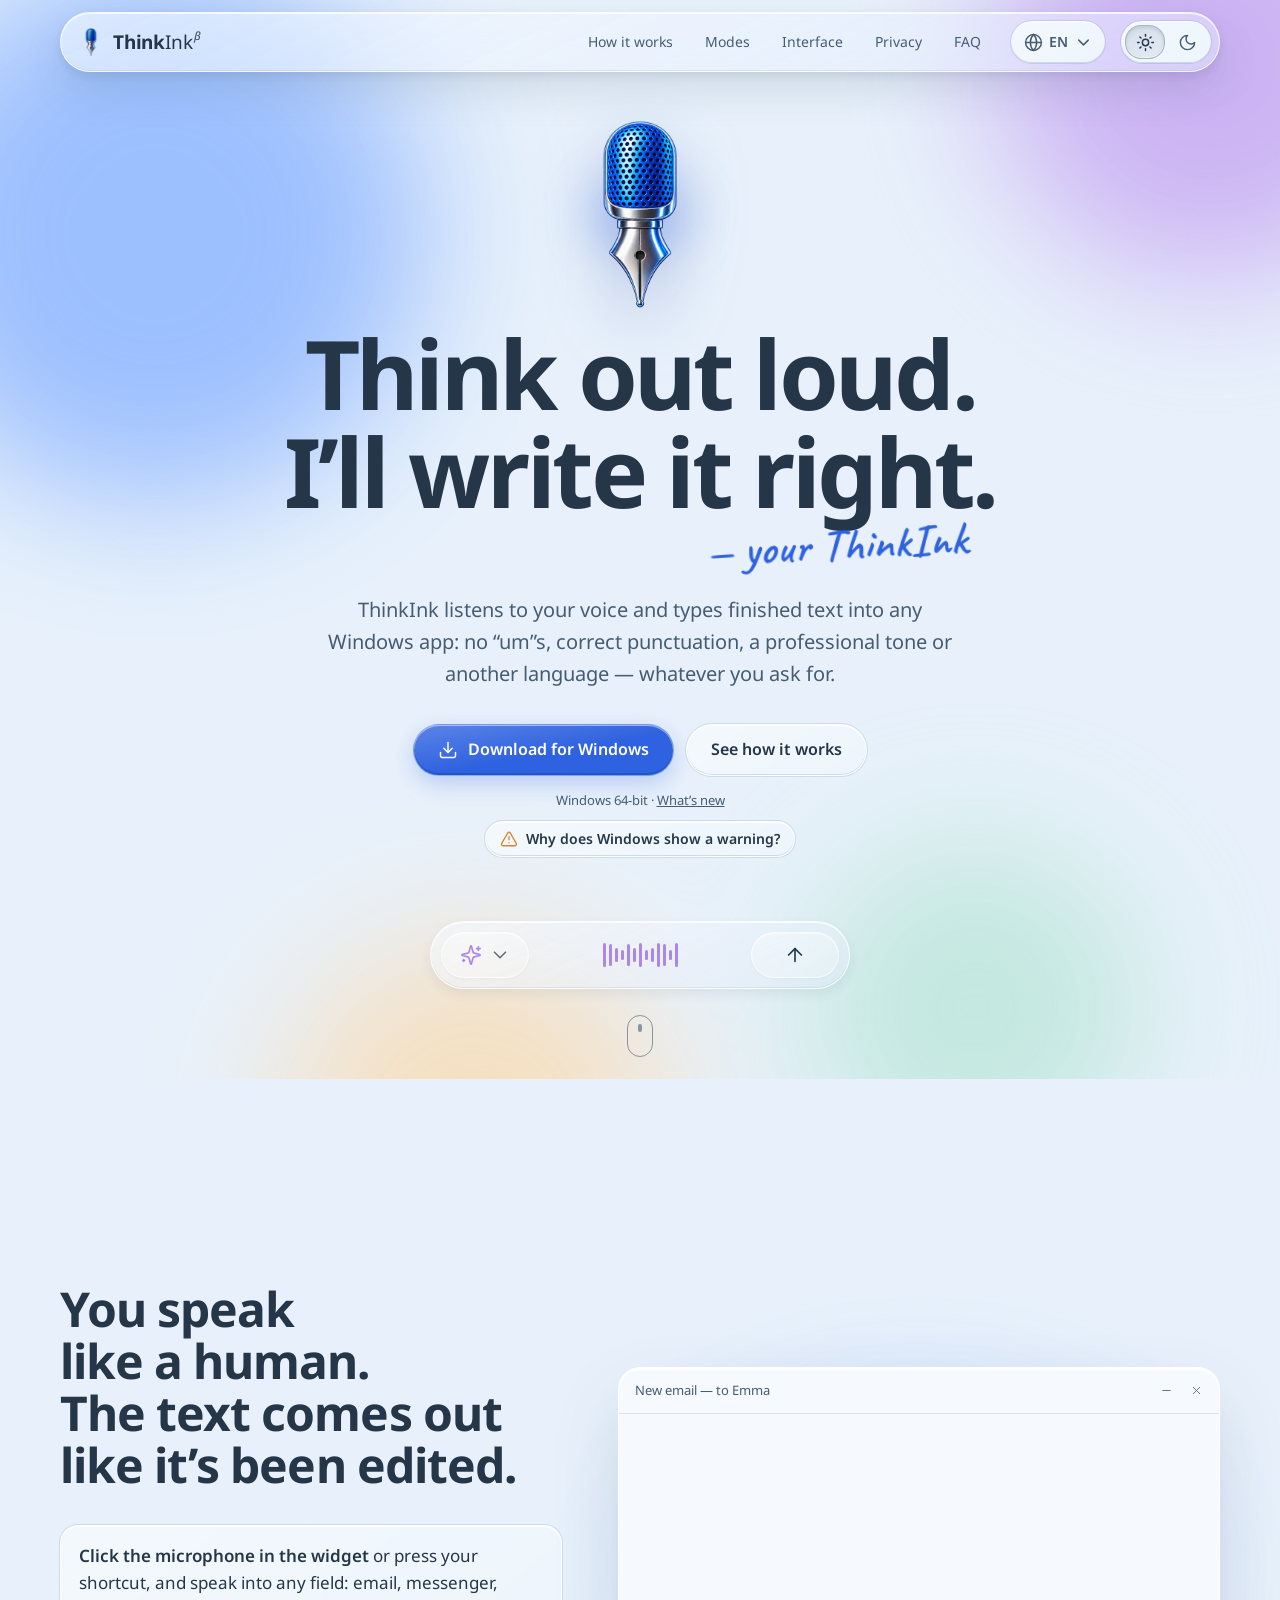
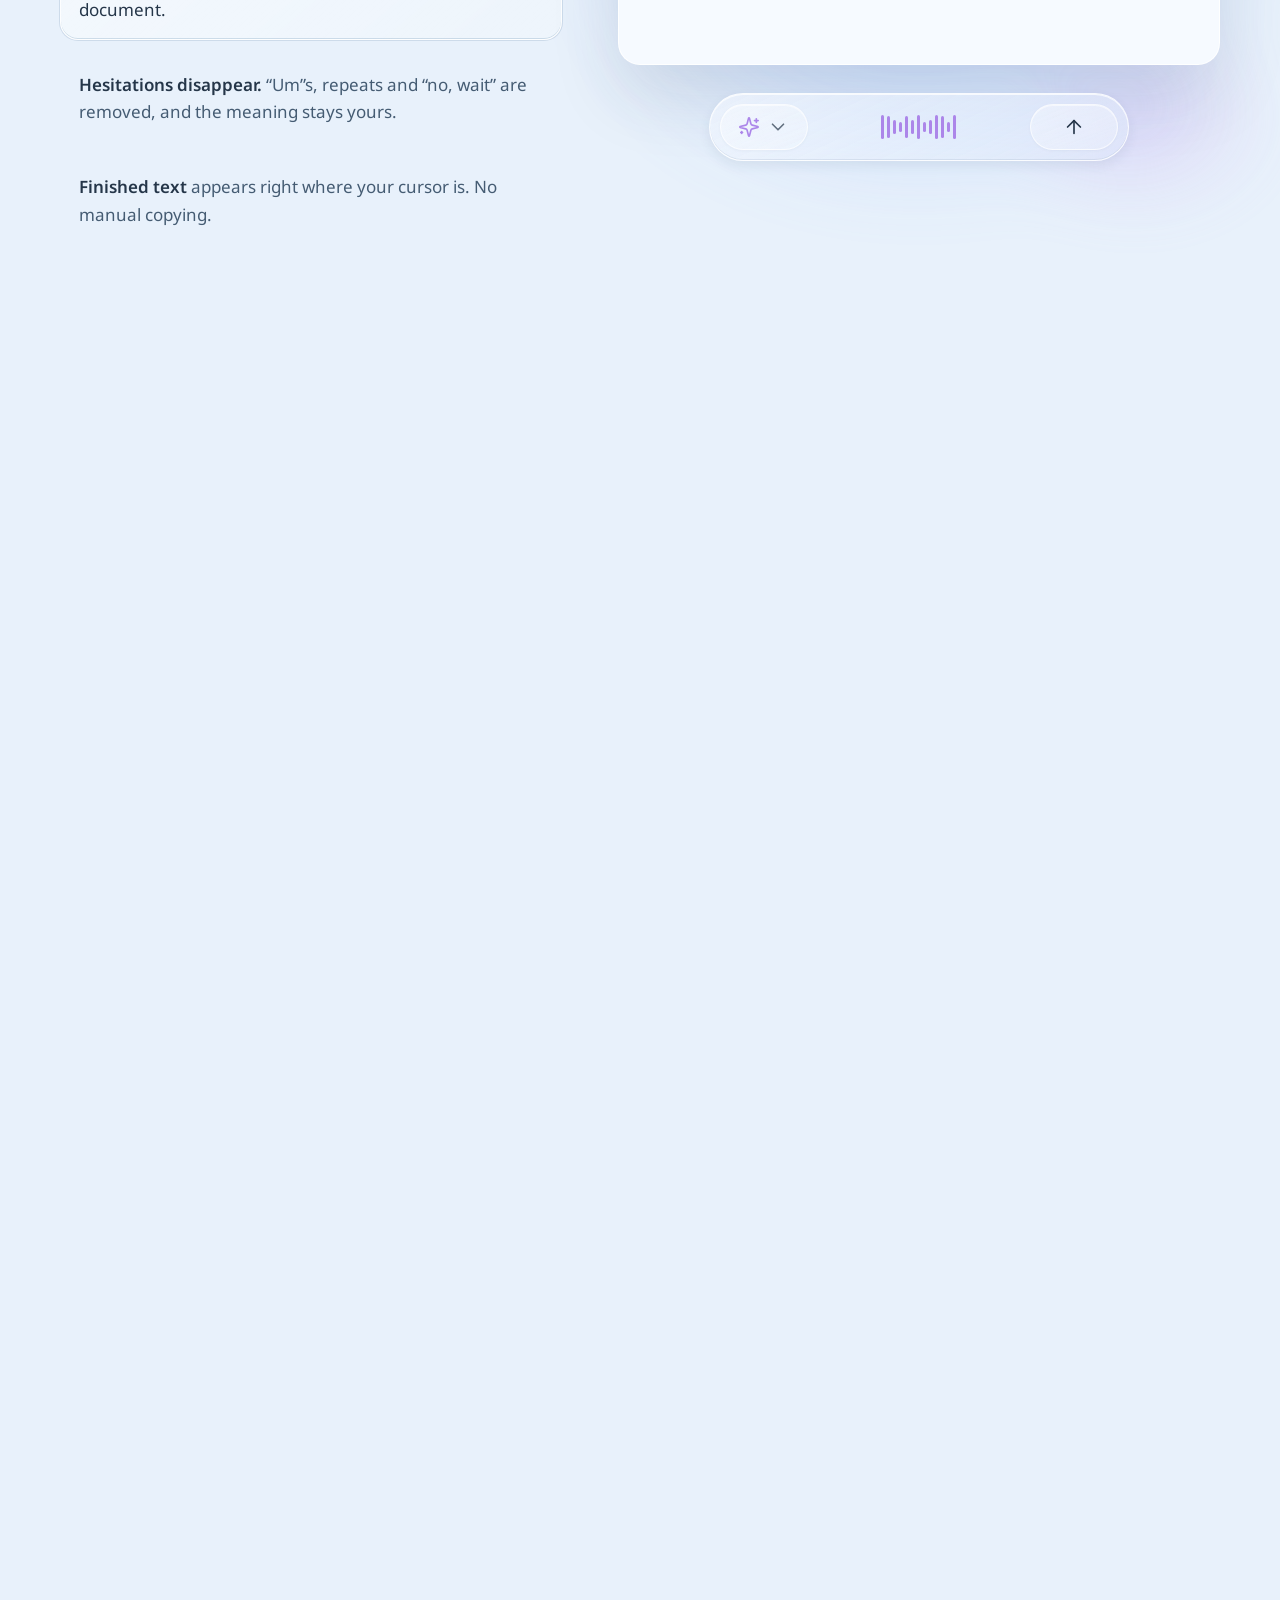
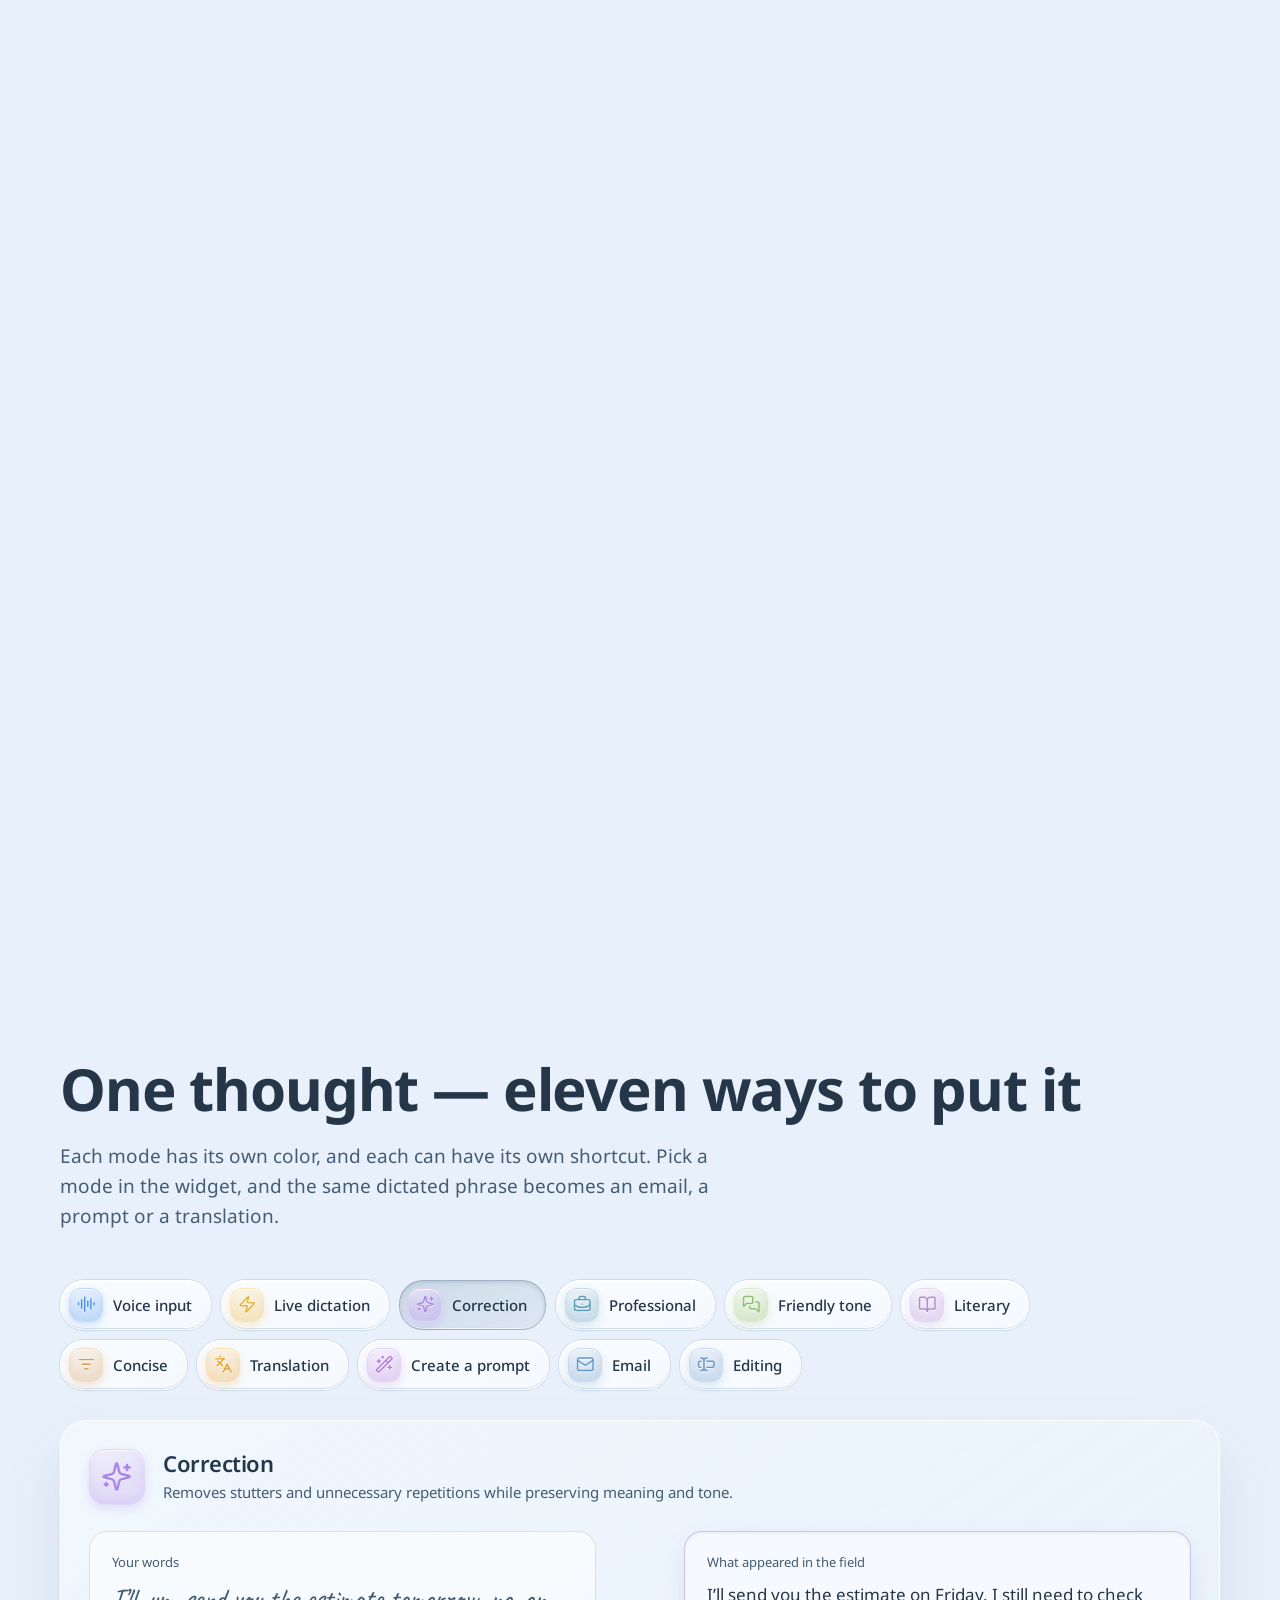
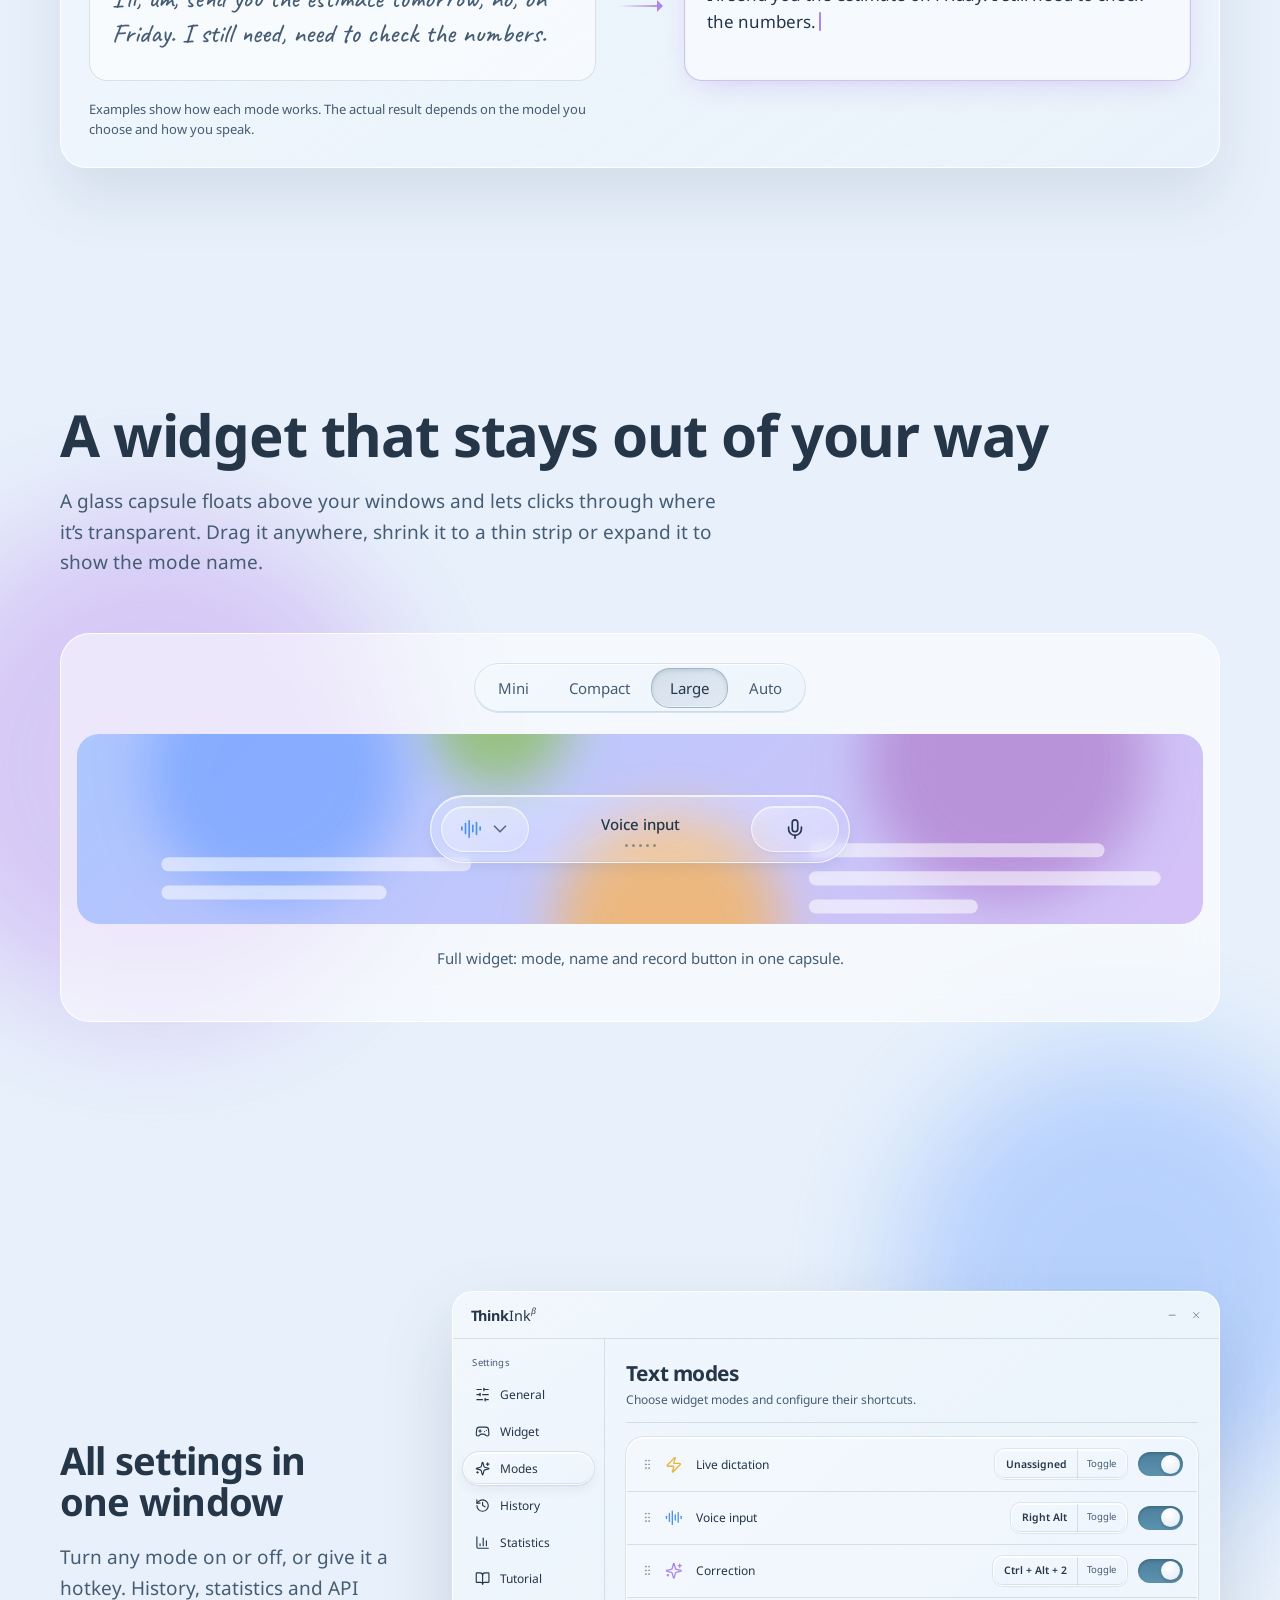
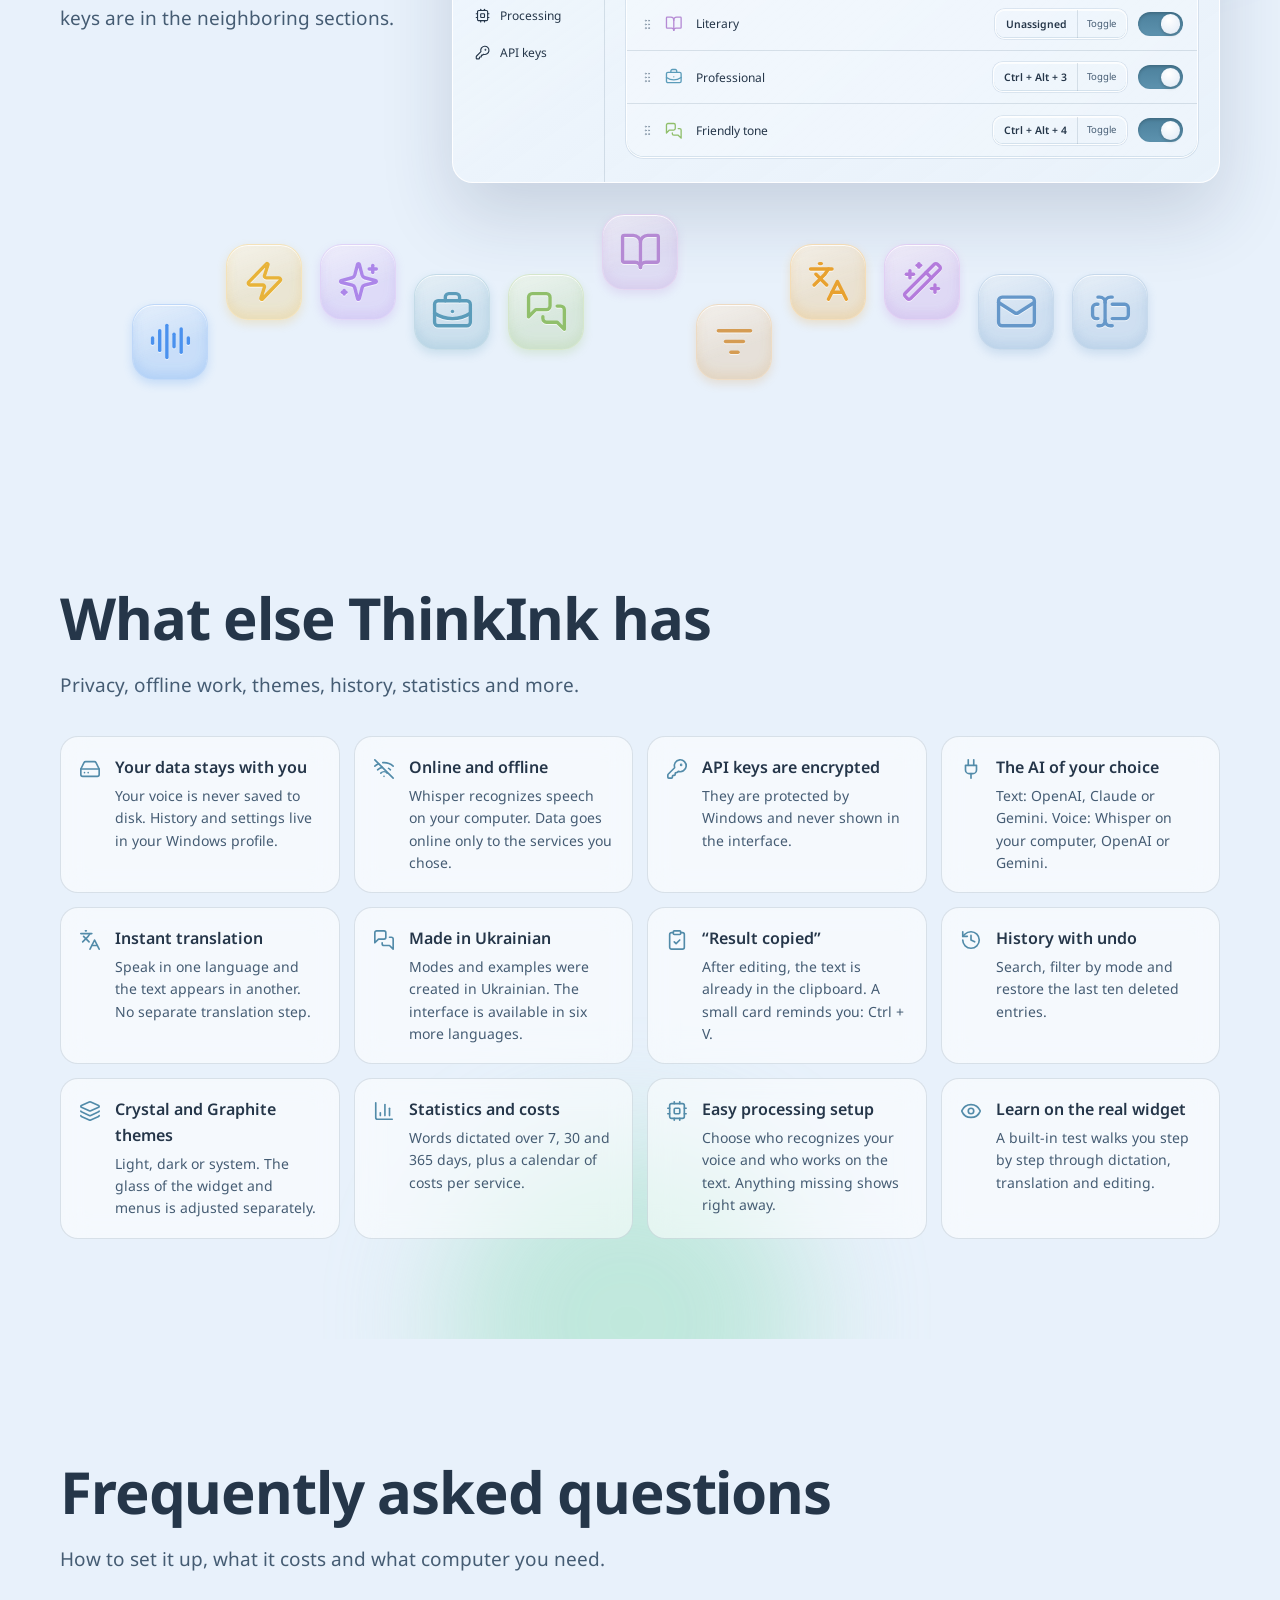
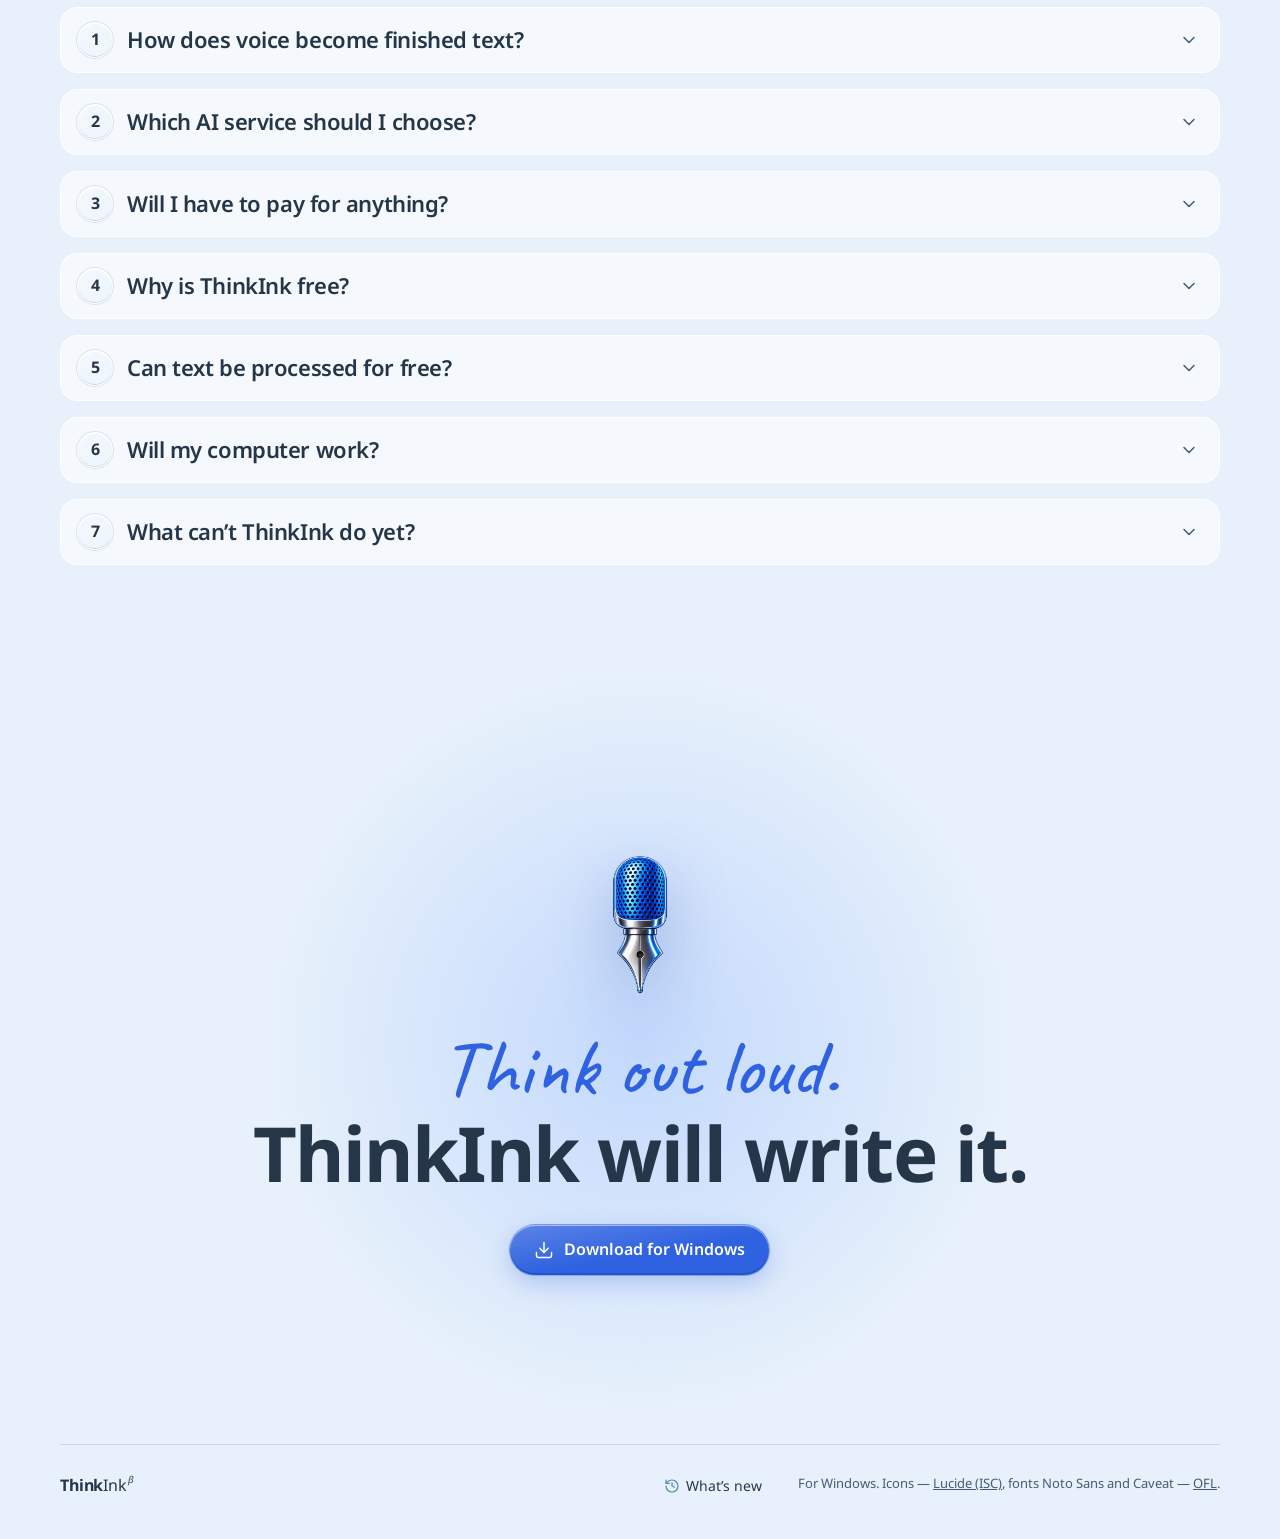
<file: en/index.html>
<!doctype html>
<html lang="en" data-theme="light">
<head>
<meta charset="utf-8">
<meta name="viewport" content="width=device-width, initial-scale=1">
<title>ThinkInk — think out loud, I’ll write it right</title>
<meta name="description" content="ThinkInk for Windows: you think out loud, and clean text lands in any input field — corrected, professional, translated or formatted as an email.">
<meta name="color-scheme" content="light dark">
<link rel="icon" href="../assets/brand/thinkink-64.png">
<meta property="og:type" content="website">
<meta property="og:site_name" content="ThinkInk">
<meta property="og:title" content="ThinkInk — think out loud, I’ll write it right">
<meta property="og:description" content="ThinkInk for Windows: you think out loud, and clean text lands in any input field — corrected, professional, translated or formatted as an email.">
<meta property="og:image" content="http://thinkink.com.ua/assets/brand/og-image.png">
<meta property="og:image:width" content="1200">
<meta property="og:image:height" content="630">
<meta name="twitter:card" content="summary_large_image">
<link rel="stylesheet" href="../styles.css">
<!-- i18n:links — адреси мовних версій; оновлює build-langs.cjs -->
<link rel="canonical" href="https://thinkink.com.ua/en/">
<link rel="alternate" hreflang="uk" href="https://thinkink.com.ua/">
<link rel="alternate" hreflang="en" href="https://thinkink.com.ua/en/">
<link rel="alternate" hreflang="de" href="https://thinkink.com.ua/de/">
<link rel="alternate" hreflang="es" href="https://thinkink.com.ua/es/">
<link rel="alternate" hreflang="pl" href="https://thinkink.com.ua/pl/">
<link rel="alternate" hreflang="fr" href="https://thinkink.com.ua/fr/">
<link rel="alternate" hreflang="it" href="https://thinkink.com.ua/it/">
<link rel="alternate" hreflang="pt" href="https://thinkink.com.ua/pt/">
<link rel="alternate" hreflang="x-default" href="https://thinkink.com.ua/en/">
<!-- /i18n:links -->
<script>
  // Мова: на головній (українській) адресі — перехід на збережену мову або мову браузера.
  // Пошукових роботів не перенаправляємо, щоб вони бачили кожну мову за своєю адресою.
  try {
    if (document.documentElement.lang === 'uk' && /^\/(index\.html)?$/.test(location.pathname) && !/bot|crawl|spider|slurp|lighthouse/i.test(navigator.userAgent)) {
      const langs = ['en', 'uk', 'de', 'es', 'pl', 'fr', 'it', 'pt'];
      let pick = localStorage.getItem('ti-lang');
      if (!pick) {
        for (const l of navigator.languages || [navigator.language || '']) {
          const c = String(l).toLowerCase().slice(0, 2);
          if (langs.includes(c)) { pick = c; break; }
          if (c === 'ru' || c === 'be') { pick = 'uk'; break; }
        }
        if (!pick) pick = 'en';
      }
      if (pick && pick !== 'uk' && langs.includes(pick)) location.replace('/' + pick + '/' + location.hash);
    }
  } catch (e) {}
</script>
<script>
  // Тема застосовується до першого малювання, щоб не блимало. Лише світла або темна; за замовчуванням світла.
  try { if (localStorage.getItem('ti-theme') === 'dark') document.documentElement.dataset.theme = 'dark'; } catch (e) {}
</script>
</head>
<body>
<a class="skip" href="#main">Skip to content</a>

<header class="top" id="top">
  <a class="brand" href="#hero" aria-label="ThinkInk, back to top">
    <img src="../assets/brand/thinkink-64.png" alt="" width="28" height="28">
    <span class="wordmark"><b>Think</b>Ink<sup>β</sup></span>
  </a>
  <nav class="nav" aria-label="Sections">
    <a href="#scene">How it works</a>
    <a href="#modes">Modes</a>
    <a href="#interface">Interface</a>
    <a href="#privacy">Privacy</a>
    <a href="#faq">FAQ</a>
  </nav>
  <details class="lang" data-lang-menu>
    <summary aria-label="Site language"><svg data-icon="globe"></svg><span class="lang-code" data-lang-code>EN</span><svg class="lang-chev" data-icon="chevron-down"></svg></summary>
    <ul class="lang-list">
      <li><a href="/en/" hreflang="en" lang="en" data-lang="en" aria-current="page">English</a></li>
      <li><a href="/" hreflang="uk" lang="uk" data-lang="uk">Українська</a></li>
      <li><a href="/de/" hreflang="de" lang="de" data-lang="de">Deutsch</a></li>
      <li><a href="/es/" hreflang="es" lang="es" data-lang="es">Español</a></li>
      <li><a href="/pl/" hreflang="pl" lang="pl" data-lang="pl">Polski</a></li>
      <li><a href="/fr/" hreflang="fr" lang="fr" data-lang="fr">Français</a></li>
      <li><a href="/it/" hreflang="it" lang="it" data-lang="it">Italiano</a></li>
      <li><a href="/pt/" hreflang="pt" lang="pt-BR" data-lang="pt">Português</a></li>
    </ul>
  </details>
  <div class="theme" role="group" aria-label="Site theme">
    <button type="button" data-set-theme="light" aria-label="Light theme" aria-pressed="true"><svg data-icon="sun"></svg></button>
    <button type="button" data-set-theme="dark" aria-label="Dark theme" aria-pressed="false"><svg data-icon="moon"></svg></button>
  </div>
  <a class="btn btn-primary top-dl" href="https://github.com/AndriyGusak/ThinkInk/releases/latest" data-download data-goatcounter-click="zavantazhennia-shapka"><svg data-icon="download"></svg><span>Download</span></a>
</header>

<main id="main">

<!-- ГОЛОВНИЙ ЕКРАН -->
<section class="hero" id="hero" aria-labelledby="hero-title">
  <div class="aurora" aria-hidden="true"><i></i><i></i><i></i><i></i></div>
  <div class="hero-inner">
    <div class="logo-stage" aria-hidden="true">
      <img class="logo3d" src="../assets/brand/thinkink-512.png" alt="" width="512" height="512">
      <span class="logo-glow"></span>
    </div>
    <h1 id="hero-title" class="hero-title">
      <span class="spoken" aria-hidden="true">think out loud</span>
      <span class="typed">Think out loud.<br>I’ll write it&nbsp;right.</span>
    </h1>
    <p class="hero-sign">— your ThinkInk</p>
    <p class="hero-lead">ThinkInk listens to your voice and types finished text into any Windows app: no “um”s, correct punctuation, a professional tone or another language — whatever you ask for.</p>
    <div class="hero-actions">
      <a class="btn btn-primary" href="https://github.com/AndriyGusak/ThinkInk/releases/latest" data-download data-goatcounter-click="zavantazhennia"><svg data-icon="download"></svg>Download for Windows</a>
      <a class="btn" href="#scene">See how it works</a>
    </div>
    <p class="dl-meta"><span class="dl-rel" hidden><span>Version</span> <span data-dl-v></span> · <span data-dl-mb></span>&nbsp;<span>MB</span> · </span><span>Windows 64-bit</span> · <a href="https://github.com/AndriyGusak/ThinkInk/releases">What’s new</a></p>
    <details class="dl-warn">
      <summary><svg class="ic-tri" viewBox="0 0 24 24" fill="none" stroke="currentColor" stroke-width="1.8" stroke-linecap="round" stroke-linejoin="round" aria-hidden="true"><path d="m21.73 18-8-14a2 2 0 0 0-3.48 0l-8 14A2 2 0 0 0 4 21h16a2 2 0 0 0 1.73-3"/><path d="M12 9v4"/><path d="M12 17h.01"/></svg><span>Why does Windows show a warning?</span></summary>
      <div class="dl-pop">
        <p><b>Windows may show “Unknown publisher”.</b> This happens with apps that don’t have a paid developer certificate. The certificate costs a lot of money every year, and ThinkInk is free, so it doesn’t have one.</p>
        <p><b>How to install:</b> in the Windows dialog, click “More info”, then “Run anyway”.</p>
        <p><b>Where the file comes from:</b> the button downloads the installer from ThinkInk’s official page on GitHub.</p>
      </div>
    </details>

    <div class="widget-demo" aria-hidden="true">
      <div class="widget" data-state="recording">
        <span class="w-btn w-mode"><svg data-icon="sparkles"></svg><svg class="chev" data-icon="chevron-down"></svg></span>
        <span class="w-center">
          <span class="w-name">Correction</span>
          <span class="w-wave"><i></i><i></i><i></i><i></i><i></i><i></i><i></i><i></i><i></i><i></i><i></i><i></i><i></i></span>
        </span>
        <span class="w-btn w-rec"><svg data-icon="arrow-up"></svg></span>
      </div>
    </div>
  </div>
  <a class="scroll-cue" href="#scene" aria-label="Scroll down"><span></span></a>
</section>

<!-- СЦЕНА: ГОЛОС → ТЕКСТ (прив’язана до прокрутки) -->
<section class="scene" id="scene" aria-labelledby="scene-title">
  <div class="scene-sticky">
    <div class="scene-copy">
      <h2 id="scene-title">You speak like a human.<br>The text comes out like it’s been edited.</h2>
      <ol class="scene-steps">
        <li data-step="0"><b>Click the microphone in the widget</b> or press your shortcut, and speak into any field: email, messenger, document.</li>
        <li data-step="1"><b>Hesitations disappear.</b> “Um”s, repeats and “no, wait” are removed, and the meaning stays yours.</li>
        <li data-step="2"><b>Finished text</b> appears right where your cursor is. No manual copying.</li>
      </ol>
    </div>

    <div class="scene-stage" aria-hidden="true">
      <div class="app-window">
        <div class="app-bar"><span>New email — to Emma</span><span class="win-ctl"><svg data-icon="minus"></svg><svg data-icon="x"></svg></span></div>
        <div class="app-field">
          <div class="speech" id="speech"></div>
          <div class="result" id="result">I’ll send you the estimate on Friday. I still need to check the numbers. The total might change a bit.<span class="caret"></span></div>
        </div>
      </div>
      <div class="widget scene-widget" data-state="recording">
        <span class="w-btn w-mode"><svg data-icon="sparkles"></svg><svg class="chev" data-icon="chevron-down"></svg></span>
        <span class="w-center">
          <span class="w-name">Correction</span>
          <span class="w-wave"><i></i><i></i><i></i><i></i><i></i><i></i><i></i><i></i><i></i><i></i><i></i><i></i><i></i></span>
        </span>
        <span class="w-btn w-rec"><svg data-icon="arrow-up"></svg></span>
      </div>
    </div>
    <p class="sr-only">Example: dictated “I’ll, um, send you the estimate tomorrow, no, on Friday. I still need, need to check the numbers. The total might change a bit.” Result: “I’ll send you the estimate on Friday. I still need to check the numbers. The total might change a bit.”</p>
  </div>
</section>

<!-- РЕЖИМИ -->
<section class="modes" id="modes" aria-labelledby="modes-title">
  <div class="wrap">
    <h2 id="modes-title">One thought — eleven ways to put it</h2>
    <p class="section-lead">Each mode has its own color, and each can have its own shortcut. Pick a mode in the widget, and the same dictated phrase becomes an email, a prompt or a translation.</p>

    <div class="mode-orbit" role="tablist" aria-label="ThinkInk modes" id="mode-list"></div>

    <div class="mode-panel" id="mode-panel" role="tabpanel" aria-live="polite">
      <div class="mp-head">
        <span class="mp-icon"><svg data-icon="sparkles" id="mp-icon"></svg></span>
        <div>
          <h3 id="mp-name">Correction</h3>
          <p id="mp-desc"></p>
        </div>
      </div>
      <div class="mp-body">
        <figure class="mp-col mp-said">
          <figcaption>Your words</figcaption>
          <p id="mp-said" class="hand"></p>
        </figure>
        <span class="mp-arrow" aria-hidden="true"></span>
        <figure class="mp-col mp-got">
          <figcaption id="mp-got-label">What appeared in the field</figcaption>
          <p id="mp-got"></p>
        </figure>
      </div>
      <div class="edit-stage" id="edit-stage" aria-hidden="true">
        <div class="doc">
          <p class="doc-line" aria-hidden="true"><i style="--w:46"></i><i style="--w:14"></i><i style="--w:72"></i><i style="--w:30"></i><i style="--w:8"></i><i style="--w:58"></i><i style="--w:96"></i><i style="--w:22"></i><i style="--w:40"></i><i style="--w:64"></i><i style="--w:12"></i><i style="--w:52"></i><i style="--w:34"></i><i style="--w:80"></i><i style="--w:18"></i><i style="--w:44"></i><i style="--w:26"></i><i style="--w:70"></i><i style="--w:10"></i><i style="--w:48"></i><i style="--w:92"></i><i style="--w:16"></i><i style="--w:38"></i><i style="--w:60"></i><i style="--w:24"></i><i style="--w:84"></i><i style="--w:12"></i><i style="--w:50"></i><i style="--w:66"></i><i style="--w:20"></i><i style="--w:42"></i><i style="--w:8"></i><i style="--w:74"></i><i style="--w:32"></i></p>
          <p class="doc-text"><span class="sel" id="edit-before">So, I just wanted to say that, unfortunately, there’s really no way I can properly look at the estimate today, so, if you don’t mind, maybe we could, like, move the discussion to Friday.</span><span class="sel-after" id="edit-after">Lo siento, hoy no llegaré a revisar el presupuesto. ¿Lo hablamos el viernes?</span></p>
          <p class="doc-line short" aria-hidden="true"><i style="--w:62"></i><i style="--w:20"></i><i style="--w:8"></i><i style="--w:88"></i><i style="--w:36"></i><i style="--w:54"></i><i style="--w:14"></i><i style="--w:30"></i></p>
        </div>
        <div class="voice-bubble"><svg data-icon="mic"></svg><span class="hand">Shorten it and translate into Spanish</span></div>
        <div class="copied-toast"><svg data-icon="clipboard-check"></svg><span><b>Result copied</b>Paste with Ctrl&nbsp;+&nbsp;V</span></div>
      </div>
      <p class="fine">Examples show how each mode works. The actual result depends on the model you choose and how you speak.</p>
    </div>
  </div>
</section>

<!-- ІНТЕРФЕЙС -->
<section class="iface" id="interface" aria-labelledby="iface-title">
  <div class="glass-field" aria-hidden="true"><i></i><i></i><i></i></div>
  <div class="wrap">
    <div class="screen">
    <h2 id="iface-title">A widget that stays out of your way</h2>
    <p class="section-lead">A glass capsule floats above your windows and lets clicks through where it’s transparent. Drag it anywhere, shrink it to a thin strip or expand it to show the mode name.</p>

    <div class="sizes" role="group" aria-label="Widget look when idle">
      <div class="size-switch">
        <button type="button" data-size="mini" aria-pressed="false">Mini</button>
        <button type="button" data-size="compact" aria-pressed="false">Compact</button>
        <button type="button" data-size="large" aria-pressed="true">Large</button>
        <button type="button" data-size="auto" aria-pressed="false">Auto</button>
      </div>
      <div class="size-stage" aria-hidden="true">
        <div class="widget live-widget" data-size="large" data-state="idle" style="--w-accent:#4a91ee">
          <span class="w-btn w-mode"><svg data-icon="audio-lines"></svg><svg class="chev" data-icon="chevron-down"></svg></span>
          <span class="w-center"><span class="w-name">Voice input</span><span class="w-grip"><i></i><i></i><i></i><i></i><i></i></span></span>
          <span class="w-btn w-rec"><svg data-icon="mic"></svg></span>
        </div>
      </div>
      <p class="size-note" id="size-note" aria-live="polite">Full widget: mode, name and record button in one capsule.</p>
    </div>

    </div>

    <div class="screen split">
    <div class="split-copy">
      <h2>All settings in one window</h2>
      <p class="section-lead">Turn any mode on or off, or give it a hotkey. History, statistics and API keys are in the neighboring sections.</p>
    </div>
    <div class="app-shot" aria-hidden="true">
      <div class="as-title"><span class="wordmark"><b>Think</b>Ink<sup>β</sup></span><span class="win-ctl"><svg data-icon="minus"></svg><svg data-icon="x"></svg></span></div>
      <div class="as-body">
        <nav class="as-nav">
          <small>Settings</small>
          <span><svg data-icon="sliders-horizontal"></svg>General</span>
          <span><svg data-icon="gamepad-2"></svg>Widget</span>
          <span class="on"><svg data-icon="sparkles"></svg>Modes</span>
          <span><svg data-icon="history"></svg>History</span>
          <span><svg data-icon="chart-column"></svg>Statistics</span>
          <span><svg data-icon="book-open"></svg>Tutorial</span>
          <span><svg data-icon="cpu"></svg>Processing</span>
          <span><svg data-icon="key-round"></svg>API keys</span>
        </nav>
        <div class="as-main">
          <h3>Text modes</h3>
          <p>Choose widget modes and configure their shortcuts.</p>
          <div class="as-list" id="as-list"></div>
        </div>
      </div>
    </div>

    <div class="icon-glass" id="icon-glass" aria-hidden="true"></div>
    </div>

    <div class="screen" id="privacy">
    <h2>What else ThinkInk has</h2>
    <p class="section-lead">Privacy, offline work, themes, history, statistics and more.</p>
    <ul class="details">
      <li><svg data-icon="hard-drive"></svg><div><b>Your data stays with you</b>Your voice is never saved to disk. History and settings live in your Windows profile.</div></li>
      <li><svg data-icon="wifi-off"></svg><div><b>Online and offline</b>Whisper recognizes speech on your computer. Data goes online only to the services you chose.</div></li>
      <li><svg data-icon="key-round"></svg><div><b>API keys are encrypted</b>They are protected by Windows and never shown in the interface.</div></li>
      <li><svg data-icon="plug"></svg><div><b>The AI of your choice</b>Text: OpenAI, Claude or Gemini. Voice: Whisper on your computer, OpenAI or Gemini.</div></li>
      <li><svg data-icon="languages"></svg><div><b>Instant translation</b>Speak in one language and the text appears in another. No separate translation step.</div></li>
      <li><svg data-icon="messages-square"></svg><div><b>Made in Ukrainian</b>Modes and examples were created in Ukrainian. The interface is available in six more languages.</div></li>
      <li><svg data-icon="clipboard-check"></svg><div><b>“Result copied”</b>After editing, the text is already in the clipboard. A small card reminds you: Ctrl + V.</div></li>
      <li><svg data-icon="history"></svg><div><b>History with undo</b>Search, filter by mode and restore the last ten deleted entries.</div></li>
      <li><svg data-icon="layers"></svg><div><b>Crystal and Graphite themes</b>Light, dark or system. The glass of the widget and menus is adjusted separately.</div></li>
      <li><svg data-icon="chart-column"></svg><div><b>Statistics and costs</b>Words dictated over 7, 30 and 365 days, plus a calendar of costs per service.</div></li>
      <li><svg data-icon="cpu"></svg><div><b>Easy processing setup</b>Choose who recognizes your voice and who works on the text. Anything missing shows right away.</div></li>
      <li><svg data-icon="eye"></svg><div><b>Learn on the real widget</b>A built-in test walks you step by step through dictation, translation and editing.</div></li>
    </ul>
    </div>
  </div>
</section>



<!-- ЧАСТІ ПИТАННЯ -->
<section class="faq" id="faq" aria-labelledby="faq-title">
  <div class="wrap">
    <h2 id="faq-title">Frequently asked questions</h2>
    <p class="section-lead">How to set it up, what it costs and what computer you need.</p>

    <!-- 1 -->
    <details class="faq-q" id="faq-q0">
      <summary><h3><span class="faq-num">1</span>How does voice become finished text?</h3><svg class="faq-chev" data-icon="chevron-down"></svg></summary>
      <div class="faq-body">
      <p class="faq-q-lead">In two steps. You pick a service for each step.</p>
      <div class="flow" aria-label="Voice, then transcript, then finished text">
        <div class="flow-step"><span class="gi" style="--c:#4a91ee"><svg data-icon="mic"></svg></span><span class="flow-text"><small>Step 1</small><b>Voice → transcript</b><span>Writes down what you said, word for word</span></span></div>
        <svg class="flow-arrow" data-icon="arrow-right"></svg>
        <div class="flow-step"><span class="gi" style="--c:#90bf6b"><svg data-icon="sparkles"></svg></span><span class="flow-text"><small>Step 2</small><b>Transcript → finished text</b><span>Removes repeats, hesitations, filler words and so on</span></span></div>
      </div>

      <h4 class="faq-sub">What you can use for each step</h4>
      <div class="faq-cards cols-3">
        <div class="faq-card">
          <div class="fc-head"><span class="gi" style="--c:#90bf6b"><svg data-icon="audio-lines"></svg></span><b>Whisper</b></div>
          <p>Free speech recognition right on your computer, no internet needed. ThinkInk downloads it for you.</p>
          <ul class="fits">
            <li class="yes"><svg data-icon="check"></svg>Voice → transcript</li>
            <li class="no"><svg data-icon="x"></svg>Transcript → finished text</li>
          </ul>
        </div>
        <div class="faq-card">
          <div class="fc-head"><span class="gi" style="--c:#4a91ee"><svg data-icon="key-round"></svg></span><b>API key</b></div>
          <p>Like a password for an AI service: OpenAI, Anthropic (Claude) or Gemini. You create it on the service’s website in a few minutes. Marked below as: <span class="kb"><svg data-icon="key-round"></svg>API</span></p>
          <ul class="fits">
            <li class="yes"><svg data-icon="check"></svg>Voice → transcript <em>(OpenAI, Gemini)</em></li>
            <li class="yes"><svg data-icon="check"></svg>Transcript → finished text</li>
          </ul>
        </div>
        <div class="faq-card">
          <div class="fc-head"><span class="gi" style="--c:#ac86e9"><svg data-icon="user-round-check"></svg></span><b>Subscription</b></div>
          <p>Your paid ChatGPT or Claude account. You just sign in, no key needed. Marked below as: <span class="kb"><svg data-icon="user-round-check"></svg>account</span></p>
          <ul class="fits">
            <li class="no"><svg data-icon="x"></svg>Voice → transcript</li>
            <li class="yes"><svg data-icon="check"></svg>Transcript → finished text</li>
          </ul>
        </div>
      </div>
    </div></details>

    <!-- 1 -->
    <details class="faq-q" id="faq-q1">
      <summary><h3><span class="faq-num">2</span>Which AI service should I choose?</h3><svg class="faq-chev" data-icon="chevron-down"></svg></summary>
      <div class="faq-body">

      <div class="faq-card faq-pick">
        <div class="fc-head"><span class="gi" style="--c:#4a91ee"><svg data-icon="badge-check"></svg></span><b>My pick<small>Accurate, fast and affordable</small></b></div>
        <div class="route">
          <div class="route-step"><small><svg data-icon="mic"></svg>Voice → transcript</small><span class="opts"><span class="opt">Whisper <em>with an NVIDIA graphics card</em></span><span class="or">or</span><span class="opt">OpenAI <span class="kb" title="with an API key" aria-label="with an API key"><svg data-icon="key-round"></svg>API</span></span></span></div>
          <svg class="route-arrow" data-icon="arrow-right"></svg>
          <div class="route-step"><small><svg data-icon="sparkles"></svg>Transcript → finished text</small><span class="opts"><span class="opt">OpenAI GPT-6.1 Terra <span class="kb" title="with an API key" aria-label="with an API key"><svg data-icon="key-round"></svg>API</span></span><span class="or">or</span><span class="opt">Claude Sonnet&nbsp;5.5 <span class="kb" title="with an API key" aria-label="with an API key"><svg data-icon="key-round"></svg>API</span></span></span></div>
        </div>
        <p class="fc-note">Why: in my tests, GPT-6.1 Terra handled every mode accurately and never answered a question instead of writing it down. Claude Sonnet&nbsp;5.5 also did well. Processing costs about $0.002–0.004 per phrase.</p>
      </div>

      <div class="faq-cards cols-4">
        <div class="faq-card">
          <div class="fc-head"><span class="gi" style="--c:#ac86e9"><svg data-icon="target"></svg></span><b>Most accurate</b></div>
          <dl class="mini-route">
            <div><dt><svg data-icon="mic"></svg>Voice → transcript</dt><dd><span class="opts"><span class="opt">Whisper Large&nbsp;v3</span><span class="or">or</span><span class="opt">OpenAI <span class="kb" title="with an API key" aria-label="with an API key"><svg data-icon="key-round"></svg>API</span></span></span></dd></div>
            <div><dt><svg data-icon="sparkles"></svg>Transcript → text</dt><dd><span class="opts"><span class="opt">Claude Opus&nbsp;5.5 <span class="kb" title="with an API key" aria-label="with an API key"><svg data-icon="key-round"></svg>API</span></span><span class="or">or</span><span class="opt">OpenAI GPT-6.1 Sol <span class="kb" title="with an API key" aria-label="with an API key"><svg data-icon="key-round"></svg>API</span></span></span></dd></div>
          </dl>
          <p class="fc-price">≈ $0.004–0.007 <small>per phrase</small></p>
          <p class="fc-note">≈ 150–300 phrases per $1. Any other strong model with a key works well too.</p>
        </div>
        <div class="faq-card">
          <div class="fc-head"><span class="gi" style="--c:#e8a12f"><svg data-icon="gauge"></svg></span><b>Fastest</b></div>
          <dl class="mini-route">
            <div><dt><svg data-icon="mic"></svg>Voice → transcript</dt><dd><span class="opts"><span class="opt">Whisper <em>with NVIDIA</em></span><span class="or">or</span><span class="opt">OpenAI <span class="kb" title="with an API key" aria-label="with an API key"><svg data-icon="key-round"></svg>API</span></span></span></dd></div>
            <div><dt><svg data-icon="sparkles"></svg>Transcript → text</dt><dd><span class="opts"><span class="opt">Any model <span class="kb" title="with an API key" aria-label="with an API key"><svg data-icon="key-round"></svg>API</span></span></span></dd></div>
          </dl>
          <div class="speed" aria-label="How long you wait for text after recording">
            <div class="speed-row"><span>With a key</span><i style="--w:12%"></i><b>≈ 1&nbsp;s</b></div>
            <div class="speed-row"><span>ChatGPT subscription</span><i style="--w:100%"></i><b>5–10&nbsp;s</b></div>
          </div>
        </div>
        <div class="faq-card">
          <div class="fc-head"><span class="gi" style="--c:#5b9cba"><svg data-icon="wallet"></svg></span><b>Cheapest</b></div>
          <dl class="mini-route">
            <div><dt><svg data-icon="mic"></svg>Voice → transcript</dt><dd><span class="opts"><span class="opt">Whisper <em>on your computer</em></span></span></dd></div>
            <div><dt><svg data-icon="sparkles"></svg>Transcript → text</dt><dd><span class="opts"><span class="opt">OpenAI GPT-6 Luna <span class="kb" title="with an API key" aria-label="with an API key"><svg data-icon="key-round"></svg>API</span></span></span></dd></div>
          </dl>
          <p class="fc-price">≈ $0.0002 <small>per phrase</small></p>
          <p class="fc-note">≈ 5,000 phrases per $1</p>
        </div>
        <div class="faq-card">
          <div class="fc-head"><span class="gi" style="--c:#90bf6b"><svg data-icon="gift"></svg></span><b>Free</b></div>
          <dl class="mini-route">
            <div><dt><svg data-icon="mic"></svg>Voice → transcript</dt><dd><span class="opts"><span class="opt">Whisper <em>on your computer</em></span><span class="or">or</span><span class="opt">Gemini <span class="kb" title="with an API key" aria-label="with an API key"><svg data-icon="key-round"></svg>API</span> <em>(free)</em></span></span></dd></div>
            <div><dt><svg data-icon="sparkles"></svg>Transcript → text</dt><dd><span class="opts"><span class="opt">Gemini <span class="kb" title="with an API key" aria-label="with an API key"><svg data-icon="key-round"></svg>API</span> <em>(free)</em></span></span></dd></div>
          </dl>
          <p class="fc-price">$0</p>
          <p class="fc-note">Free Gemini terms are in question 5.</p>
        </div>
      </div>
      <p class="fine">Recommendations and speeds come from my own testing: more than 150 text-processing checks (the same phrases across different modes and models). Prices are estimates based on service rates as of November&nbsp;1, 2026.</p>
    </div></details>

    <!-- 2 -->
    <details class="faq-q" id="faq-q2">
      <summary><h3><span class="faq-num">3</span>Will I have to pay for anything?</h3><svg class="faq-chev" data-icon="chevron-down"></svg></summary>
      <div class="faq-body">
      <p class="faq-q-lead">ThinkInk itself is free. You only pay the AI service, and not always.</p>
      <div class="faq-cards cols-3">
        <div class="faq-card">
          <div class="fc-head"><span class="gi" style="--c:#90bf6b"><svg data-icon="gift"></svg></span><b>Free</b></div>
          <p class="fc-price">$0</p>
          <dl class="mini-route">
            <div><dt><svg data-icon="mic"></svg>Voice → transcript</dt><dd><span class="opts"><span class="opt">Whisper <em>on your computer</em></span><span class="or">or</span><span class="opt">Gemini <span class="kb" title="with an API key" aria-label="with an API key"><svg data-icon="key-round"></svg>API</span> <em>(free)</em></span></span></dd></div>
            <div><dt><svg data-icon="sparkles"></svg>Transcript → text</dt><dd><span class="opts"><span class="opt">Gemini <span class="kb" title="with an API key" aria-label="with an API key"><svg data-icon="key-round"></svg>API</span> <em>(free)</em></span></span></dd></div>
          </dl>
          <p class="fc-note">Just dictation, no processing? Whisper is enough, no key needed.</p>
        </div>
        <div class="faq-card">
          <div class="fc-head"><span class="gi" style="--c:#ac86e9"><svg data-icon="user-round-check"></svg></span><b>Already subscribed</b></div>
          <p class="fc-price">No extra cost</p>
          <dl class="mini-route">
            <div><dt><svg data-icon="mic"></svg>Voice → transcript</dt><dd><span class="opts"><span class="opt">Whisper <em>on your computer</em></span></span></dd></div>
            <div><dt><svg data-icon="sparkles"></svg>Transcript → text</dt><dd><span class="opts"><span class="opt">ChatGPT <span class="kb" title="account sign-in" aria-label="account sign-in"><svg data-icon="user-round-check"></svg>account</span></span><span class="or">or</span><span class="opt">Claude Code <span class="kb" title="account sign-in" aria-label="account sign-in"><svg data-icon="user-round-check"></svg>account</span></span></span></dd></div>
          </dl>
          <p class="fc-note">Within your plan’s limits. Claude requires the Claude Code app.</p>
        </div>
        <div class="faq-card">
          <div class="fc-head"><span class="gi" style="--c:#4a91ee"><svg data-icon="credit-card"></svg></span><b>Paid key</b></div>
          <p class="fc-price">&lt;&nbsp;0,01&nbsp;$ <small>per phrase</small></p>
          <dl class="mini-route">
            <div><dt><svg data-icon="mic"></svg>Voice → transcript</dt><dd><span class="opts"><span class="opt">Whisper <em>on your computer</em></span><span class="or">or</span><span class="opt">OpenAI <span class="kb" title="with an API key" aria-label="with an API key"><svg data-icon="key-round"></svg>API</span></span></span></dd></div>
            <div><dt><svg data-icon="sparkles"></svg>Transcript → text</dt><dd><span class="opts"><span class="opt">OpenAI <span class="kb" title="with an API key" aria-label="with an API key"><svg data-icon="key-round"></svg>API</span></span><span class="or">or</span><span class="opt">Claude <span class="kb" title="with an API key" aria-label="with an API key"><svg data-icon="key-round"></svg>API</span></span><span class="or">or</span><span class="opt">Gemini <span class="kb" title="with an API key" aria-label="with an API key"><svg data-icon="key-round"></svg>API</span></span></span></dd></div>
          </dl>
          <p class="fc-note">You only pay for what you use. Voice through OpenAI costs up to $0.006 per minute. You can see spending in the “Costs” section.</p>
        </div>
      </div>
      <p class="fine">Prices are estimates based on service rates as of November&nbsp;1, 2026.</p>
    </div></details>

    <!-- 4: чому безкоштовно -->
    <details class="faq-q" id="faq-qfree">
      <summary><h3><span class="faq-num">4</span>Why is ThinkInk free?</h3><svg class="faq-chev" data-icon="chevron-down"></svg></summary>
      <div class="faq-body">
      <div class="faq-card faq-story">
        <div class="fc-head"><span class="gi" style="--c:#ac86e9"><svg data-icon="heart"></svg></span><b>Made by one person</b></div>
        <p>I built ThinkInk for myself, my family and my friends. I polished every detail and tested it in every way it can be used. I think it turned out really handy, so I want to share it with everyone. I’ll be glad if it helps you in your daily work or conversations.</p>
        <p>If you like ThinkInk, I’d be grateful for your feedback. And if you can — for your support too.</p>
        <ul class="fits">
          <li class="yes"><svg data-icon="check"></svg>Right now the app is completely free</li>
          <li class="yes"><svg data-icon="message-square-heart"></svg>Feedback and support help make it better</li>
          <li><svg data-icon="info"></svg>Paid modes or features may appear later</li>
        </ul>
      </div>
    </div></details>

    <!-- 3 -->
    <details class="faq-q" id="faq-q3">
      <summary><h3><span class="faq-num">5</span>Can text be processed for free?</h3><svg class="faq-chev" data-icon="chevron-down"></svg></summary>
      <div class="faq-body">
      <p class="faq-q-lead">All you need is a free Gemini key. A Google AI subscription won’t work: Google doesn’t allow it in other apps.</p>
      <ol class="faq-steps">
        <li><span class="gi" style="--c:#4a91ee"><svg data-icon="globe"></svg></span><span><small>Step 1</small>Open <a href="https://aistudio.google.com/api-keys" rel="noopener" target="_blank">Google AI Studio</a> and sign in with your Google account.</span></li>
        <li><span class="gi" style="--c:#4a91ee"><svg data-icon="key-round"></svg></span><span><small>Step 2</small>Create a key. Don’t turn on billing.</span></li>
        <li><span class="gi" style="--c:#4a91ee"><svg data-icon="clipboard-paste"></svg></span><span><small>Step 3</small>Paste the key into ThinkInk under “API keys”.</span></li>
      </ol>
      <h4 class="faq-sub">What to know about free Gemini</h4>
      <ul class="faq-facts">
        <li><svg data-icon="eye"></svg><span>Google may use your texts, and people may read them.</span></li>
        <li><svg data-icon="globe"></svg><span>In the EU, the UK and Switzerland, the paid version is required.</span></li>
        <li><svg data-icon="timer"></svg><span>There’s a daily request limit.</span></li>
        <li><svg data-icon="zap-off"></svg><span>Live dictation doesn’t work with Gemini.</span></li>
      </ul>
    </div></details>

    <!-- 4 -->
    <details class="faq-q" id="faq-q4">
      <summary><h3><span class="faq-num">6</span>Will my computer work?</h3><svg class="faq-chev" data-icon="chevron-down"></svg></summary>
      <div class="faq-body">
      <div class="faq-cards cols-2">
        <div class="faq-card">
          <div class="fc-head"><span class="gi" style="--c:#90bf6b"><svg data-icon="laptop"></svg></span><b>Whisper on your computer<small>Recognizes speech offline</small></b></div>
          <dl class="specs">
            <div><dt><svg data-icon="monitor"></svg>System</dt><dd>Windows 64-bit</dd></div>
            <div><dt><svg data-icon="cpu"></svg>Graphics card</dt><dd>Fastest with NVIDIA. Works without it too, just slower.</dd></div>
            <div><dt><svg data-icon="memory-stick"></svg>Memory</dt><dd>From 1&nbsp;GB free (Small) to 4.7&nbsp;GB (Large&nbsp;v3)</dd></div>
            <div><dt><svg data-icon="hard-drive"></svg>Disk space</dt><dd>0.5 to 3.1&nbsp;GB, depending on the model</dd></div>
            <div><dt><svg data-icon="wifi"></svg>Internet</dt><dd>Only to download the model</dd></div>
          </dl>
          <div class="models" aria-label="Whisper models and disk space">
            <span><b>Small</b>0.5&nbsp;GB</span><span><b>Medium</b>1.5&nbsp;GB</span><span><b>Large&nbsp;v3 Turbo</b>1.6&nbsp;GB</span><span><b>Large&nbsp;v3</b>3.1&nbsp;GB</span>
          </div>
          <div class="models-scale" aria-hidden="true"><span>faster</span><span>more accurate</span></div>
        </div>
        <div class="faq-card">
          <div class="fc-head"><span class="gi" style="--c:#4a91ee"><svg data-icon="cloud"></svg></span><b>Over the internet (API)<small>An AI service processes voice and text</small></b></div>
          <dl class="specs">
            <div><dt><svg data-icon="monitor"></svg>System</dt><dd>Windows 64-bit</dd></div>
            <div><dt><svg data-icon="cpu"></svg>Graphics card</dt><dd>Not needed</dd></div>
            <div><dt><svg data-icon="memory-stick"></svg>Memory</dt><dd>None needed for a model</dd></div>
            <div><dt><svg data-icon="hard-drive"></svg>Disk space</dt><dd>No model needed</dd></div>
            <div><dt><svg data-icon="wifi"></svg>Internet</dt><dd>Needed at all times</dd></div>
          </dl>
                  </div>
      </div>
      <p class="fine">Memory figures are approximate, from the developers of Whisper for PCs (whisper.cpp).</p>
    </div></details>

    <!-- 7: обмеження -->
    <details class="faq-q" id="faq-limits">
      <summary><h3><span class="faq-num">7</span>What can’t ThinkInk do yet?</h3><svg class="faq-chev" data-icon="chevron-down"></svg></summary>
      <div class="faq-body">
      <ul class="faq-facts">
        <li><svg data-icon="badge-check"></svg><span>This is a beta (β) version — 64-bit Windows only.</span></li>
        <li><svg data-icon="clock"></svg><span>Claude with a subscription works through Claude Code installed on your computer and responds more slowly than with an Anthropic key. Gemini connects only with an API key.</span></li>
        <li><svg data-icon="wallet"></svg><span>Exact OpenAI and Anthropic costs are shown with an admin key. For Gemini, or without such a key, ThinkInk shows an estimate.</span></li>
        <li><svg data-icon="zap-off"></svg><span>Live dictation works with Whisper or OpenAI, not with Gemini.</span></li>
        <li><svg data-icon="clipboard-paste"></svg><span>Some apps running with elevated rights don’t accept automatic pasting — then you can copy the text from the history.</span></li>
        <li><svg data-icon="timer"></svg><span>One recording — up to 15&nbsp;minutes.</span></li>
      </ul>
    </div></details>
  </div>
</section>

<!-- ФІНАЛ -->
<section class="final" id="final" aria-labelledby="final-title">
  <div class="final-inner">
    <img src="../assets/brand/thinkink-512.png" alt="" width="160" height="160" class="final-logo">
    <h2 id="final-title"><span class="hand">Think out loud.</span> ThinkInk will write it.</h2>
    <a class="btn btn-primary" href="https://github.com/AndriyGusak/ThinkInk/releases/latest" data-download data-goatcounter-click="zavantazhennia-final"><svg data-icon="download"></svg>Download for Windows</a>
  </div>
</section>

</main>

<footer class="foot">
  <span class="wordmark"><b>Think</b>Ink<sup>β</sup></span>
  <nav class="foot-links" aria-label="Links"><a href="https://github.com/AndriyGusak/ThinkInk/releases"><svg data-icon="history"></svg>What’s new</a></nav>
  <span>For Windows. Icons — <a href="../assets/Lucide.txt">Lucide (ISC)</a>, fonts Noto Sans and Caveat — <a href="../assets/fonts/NotoSans-OFL.txt">OFL</a>.</span>
</footer>

<script src="../icons.js"></script>
<script>window.TI_I18N = {"Голосове введення":"Voice input","Перетворює мовлення на текст без додаткового редагування.":"Converts speech to text without additional editing.","Треба купити молоко, хліб і яблука. Магазин біля дому закривається о дев’ятій.":"Need to buy milk, bread and apples. The shop near home closes at nine.","Миттєве диктування":"Live dictation","Не призначено":"Unassigned","Вставляє текст просто під час диктування, без адаптації.":"Types the text while you’re still speaking, without reworking it.","Пишу звіт за жовтень, перший розділ про продажі…":"Writing the October report, first section on sales…","Виправлення":"Correction","Очищає усне мовлення від затинань і зайвих повторів, зберігаючи зміст і тон.":"Removes stutters and unnecessary repetitions while preserving meaning and tone.","Я, е-е, надішлю тобі кошторис завтра, ні, у п’ятницю. Треба ще, ще перевірити цифри.":"I’ll, um, send you the estimate tomorrow, no, on Friday. I still need, need to check the numbers.","Я надішлю тобі кошторис у п’ятницю. Треба ще перевірити цифри.":"I’ll send you the estimate on Friday. I still need to check the numbers.","Діловий":"Professional","Переписує текст у чіткому діловому тоні, зберігаючи факти й намір.":"Rewrites in a clear professional tone while preserving facts and intent.","Я не встигаю глянути кошторис сьогодні. Давайте перенесемо обговорення на п’ятницю.":"I won’t get a chance to look at the estimate today. Let’s push the discussion to Friday.","Я не встигаю переглянути кошторис сьогодні. Пропоную перенести обговорення на п’ятницю.":"I won’t be able to review the estimate today. I suggest we move the discussion to Friday.","Дружній тон":"Friendly tone","Робить формулювання простішими й дружнішими, зберігаючи зміст.":"Makes wording simpler and friendlier while preserving meaning.","Прошу повідомити, чи матимете ви можливість переглянути кошторис до п’ятниці.":"Please let me know whether you will be able to review the estimate before Friday.","Підкажіть, будь ласка, чи зможете переглянути кошторис до п’ятниці.":"Could you let me know if you can look over the estimate before Friday?","Літературний":"Literary","Надає тексту літературних формулювань, зберігаючи зміст і тон.":"Uses polished literary wording while preserving meaning and tone.","Ну короче вчора ми ходили в парк, і там було так класно, листя таке жовте всюди.":"So like, yesterday we went to the park, and it was so awesome, the leaves were all yellow everywhere.","Учора ми гуляли в парку. Там було чудово: усюди лежало жовте листя.":"Yesterday we took a walk in the park. It was lovely: yellow leaves lay everywhere.","Без води":"Concise","Прибирає воду й повторення думок, зберігає суттєві деталі.":"Removes filler and repeated ideas while keeping essential details.","Значить, по зустрічі… ми там довго говорили, але, загалом, вирішили, що запуск переносимо на десяте листопада, бо дизайн ще не готовий, ну і Оля відповідає за тексти.":"So, about the meeting… we talked for a long time, but basically we decided to move the launch to November tenth, because the design isn’t ready yet, and, well, Mia is in charge of the copy.","Запуск перенесено на 10 листопада: дизайн ще не готовий. За тексти відповідає Оля.":"Launch moved to November 10: the design isn’t ready yet. Mia is in charge of the copy.","Переклад":"Translation","Перекладає текст обраною мовою, зберігаючи зміст і тон.":"Translates to the selected language while preserving meaning and tone.","Я не зможу приєднатися о третій. Можемо поговорити приблизно через пів години?":"I won’t be able to join at three. Could we talk in about half an hour?","I won’t be able to join at three. Could we talk in about half an hour?":"No podré unirme a las tres. ¿Podemos hablar dentro de una media hora?","Створення промпту":"Create a prompt","Структурує твоє завдання як запит для ШІ, не виконуючи його.":"Structures your task as an AI prompt without executing it.","Хочу підтягнути англійську для робочих зустрічей. У мене B1 і двадцять хвилин на день. Склади план на чотири тижні, таблицею.":"I want to brush up my Spanish for work meetings. I’m at B1 and have twenty minutes a day. Make a four-week plan, as a table.","Склади план вивчення англійської на 4 тижні для участі в робочих зустрічах.\n\nКонтекст: мій рівень — B1; маю 20 хвилин на день.\nФормат результату: таблиця.":"Create a 4-week Spanish study plan for taking part in work meetings.\n\nContext: my level is B1; I have 20 minutes a day.\nOutput format: table.","Електронний лист":"Email","Оформлює диктування як лист із привітанням, абзацами й підписом.":"Formats dictation as an email with a greeting, paragraphs and signature.","Лист Олені. Попроси надіслати оновлений кошторис до п’ятниці. Мені потрібно погодити його з командою.":"Email to Emma. Ask her to send the updated estimate by Friday. I need to get it approved by the team.","Добрий день, Олено!\n\nБудь ласка, надішліть оновлений кошторис до п’ятниці. Мені потрібно погодити його з командою.\n\nЗ повагою,\n[Ваше ім’я]":"Hi Emma,\n\nCould you please send me the updated estimate by Friday? I need to get it approved by the team.\n\nBest regards,\n[Your name]","Редагування":"Editing","Виділи текст у будь-якій програмі і скажи, що з ним зробити. Результат — у буфері обміну.":"Select text in any app and say what to do with it. The result goes to the clipboard.","«Скороти, але збережи всі дати»":"“Shorten it but keep all the dates”","У буфері обміну":"On the clipboard","Скорочений варіант із тими самими датами. Встав його через Ctrl + V там, де він потрібен.":"A shorter version with the same dates. Paste it with Ctrl + V wherever you need it.","У полі з’явилося":"What appeared in the field","Я, [е-е,] надішлю тобі кошторис [завтра,] [ні,] у п’ятницю. Треба ще, [ще,] перевірити цифри. Можливо, сума трохи зміниться.":"I’ll, [um,] send you the estimate [tomorrow,] [no,] on Friday. I still [need,] need to check the numbers. The total might change a bit.","Готово":"Done","Міні: тонка смужка, яка не заважає. Наведи курсор — вона підросте.":"Mini: a thin strip that stays out of the way. Hover over it and it grows.","Компакт: невелика капсула з кнопкою режиму й мікрофоном.":"Compact: a small capsule with the mode button and microphone.","Великий: режим, назва й кнопка запису в одній капсулі.":"Large: mode, name and record button in one capsule.","Авто: тонка смужка у спокої, капсула при наведенні, а після затримки — повний віджет.":"Auto: a thin strip when idle, a capsule on hover, and after a moment the full widget.","Натискання":"Toggle","Інсталятор ThinkInk {v} для Windows":"ThinkInk {v} installer for Windows"};</script>
<script src="../script.js"></script>
</body>
</html>
</file>
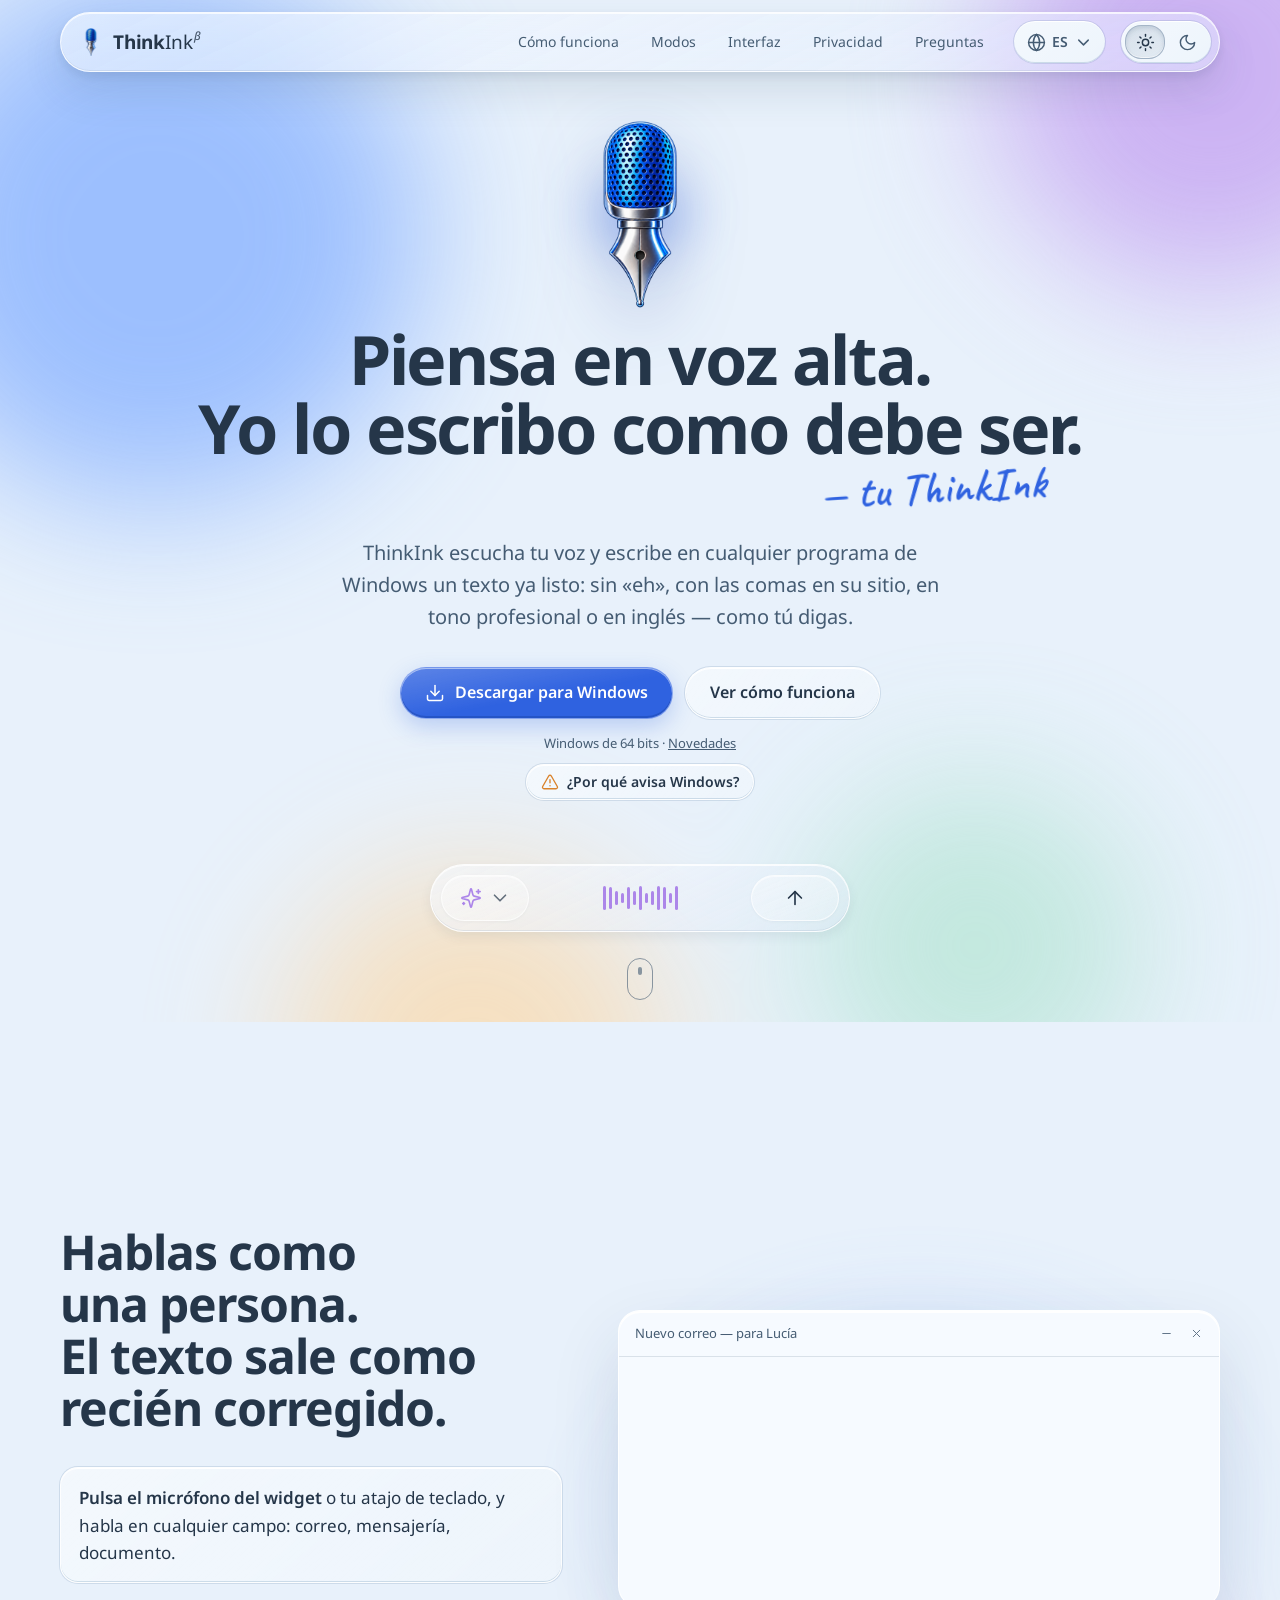
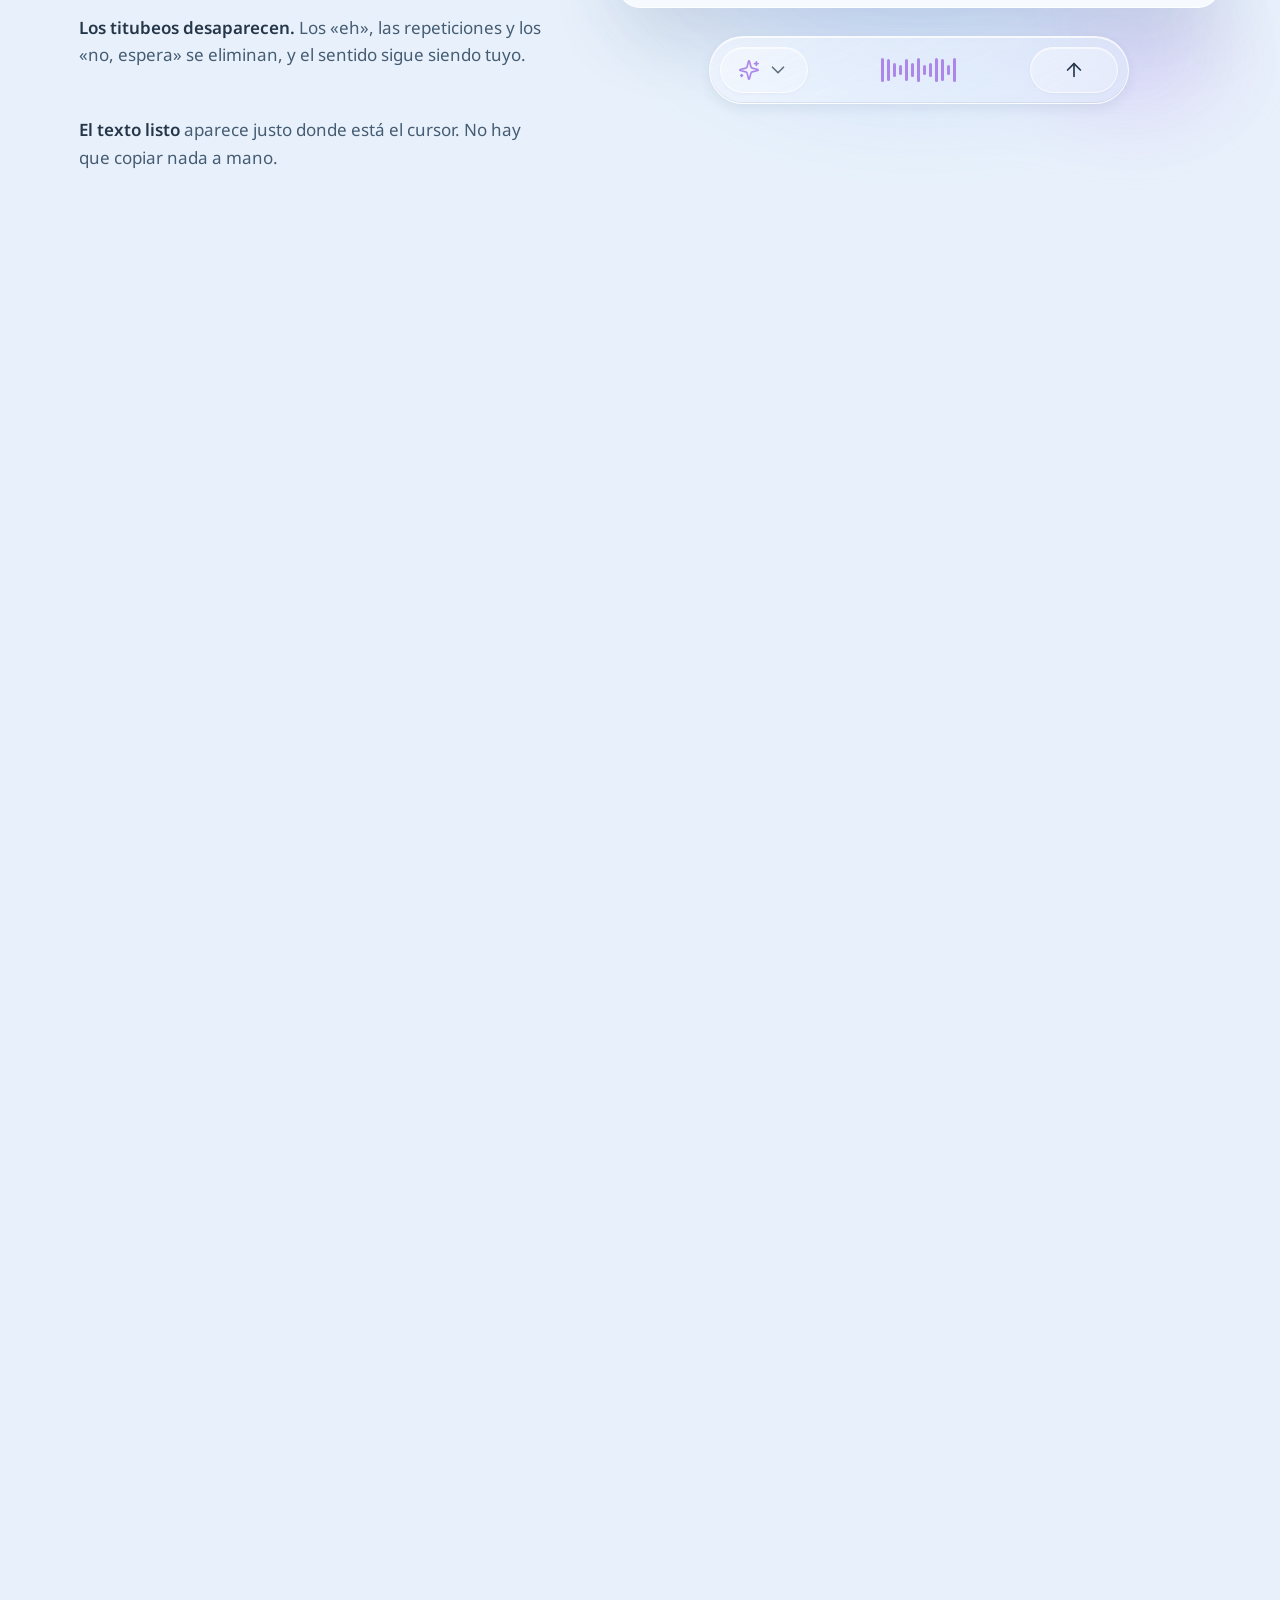
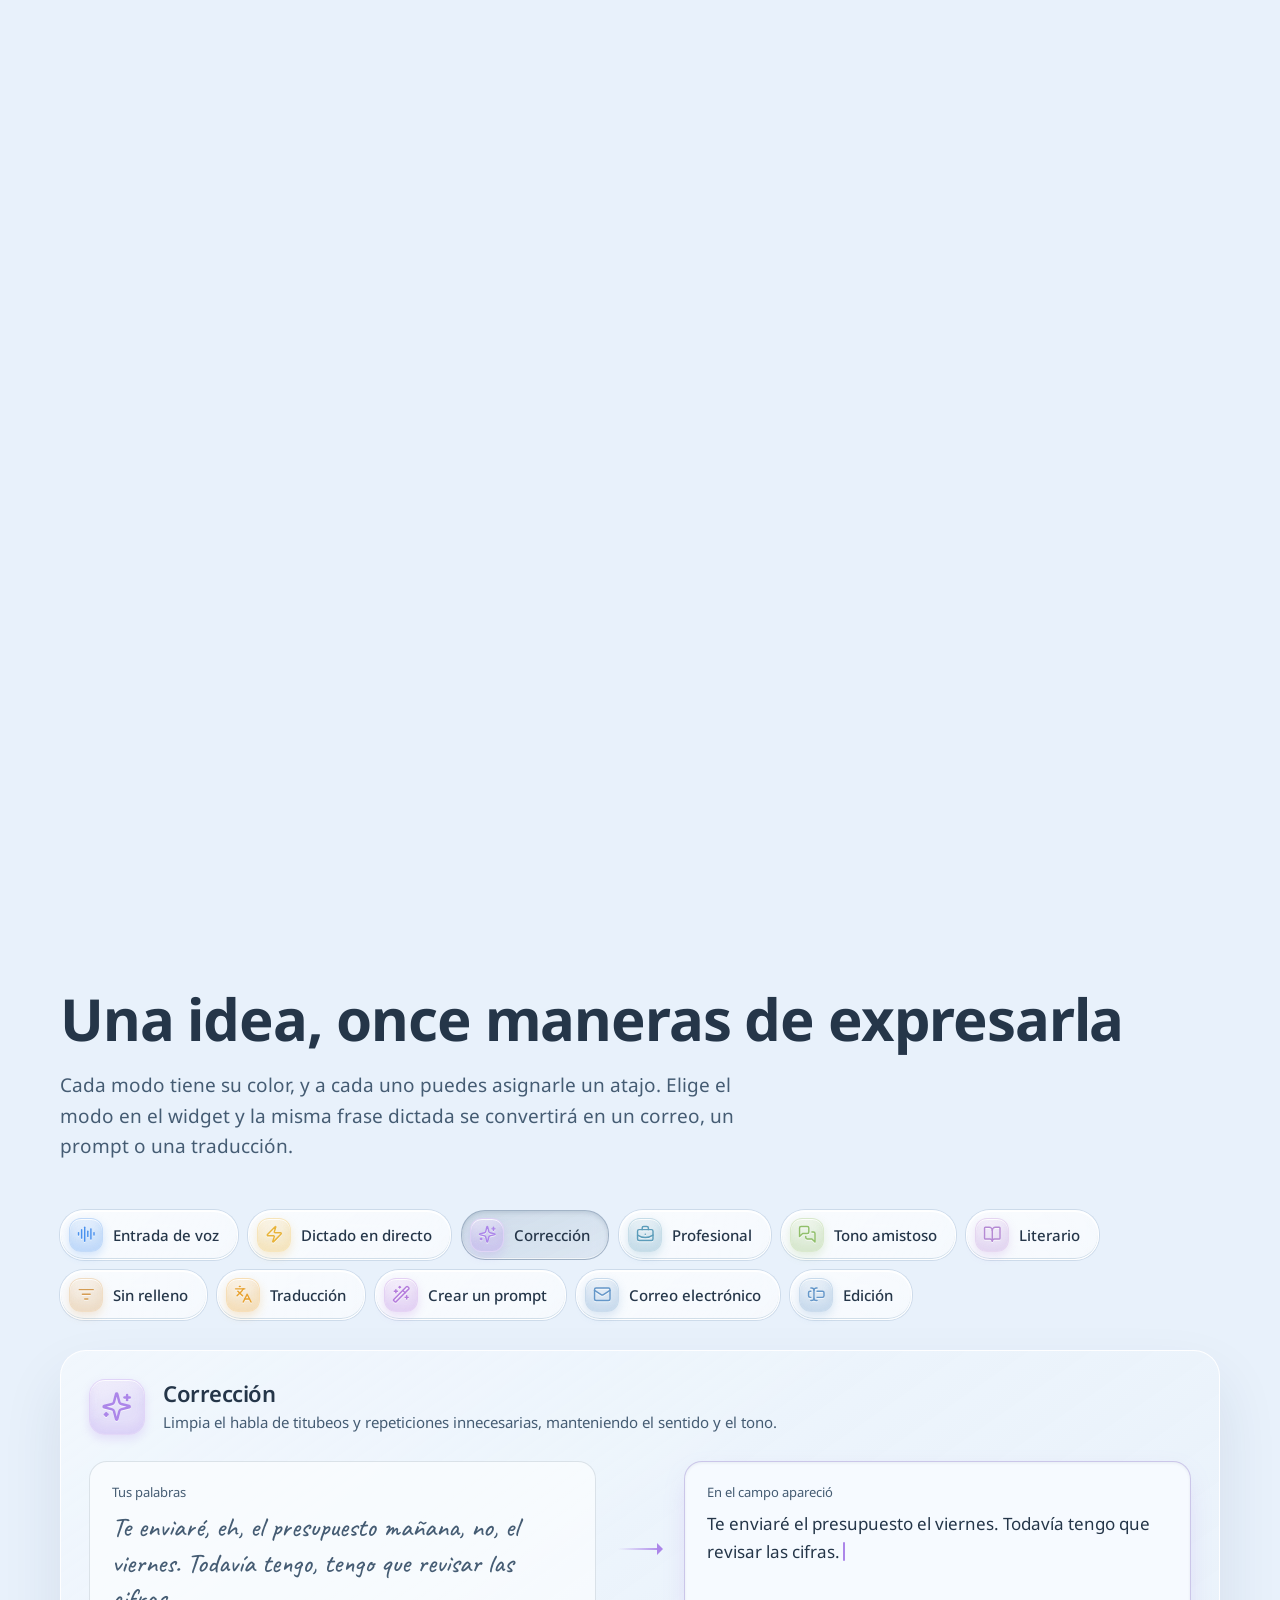
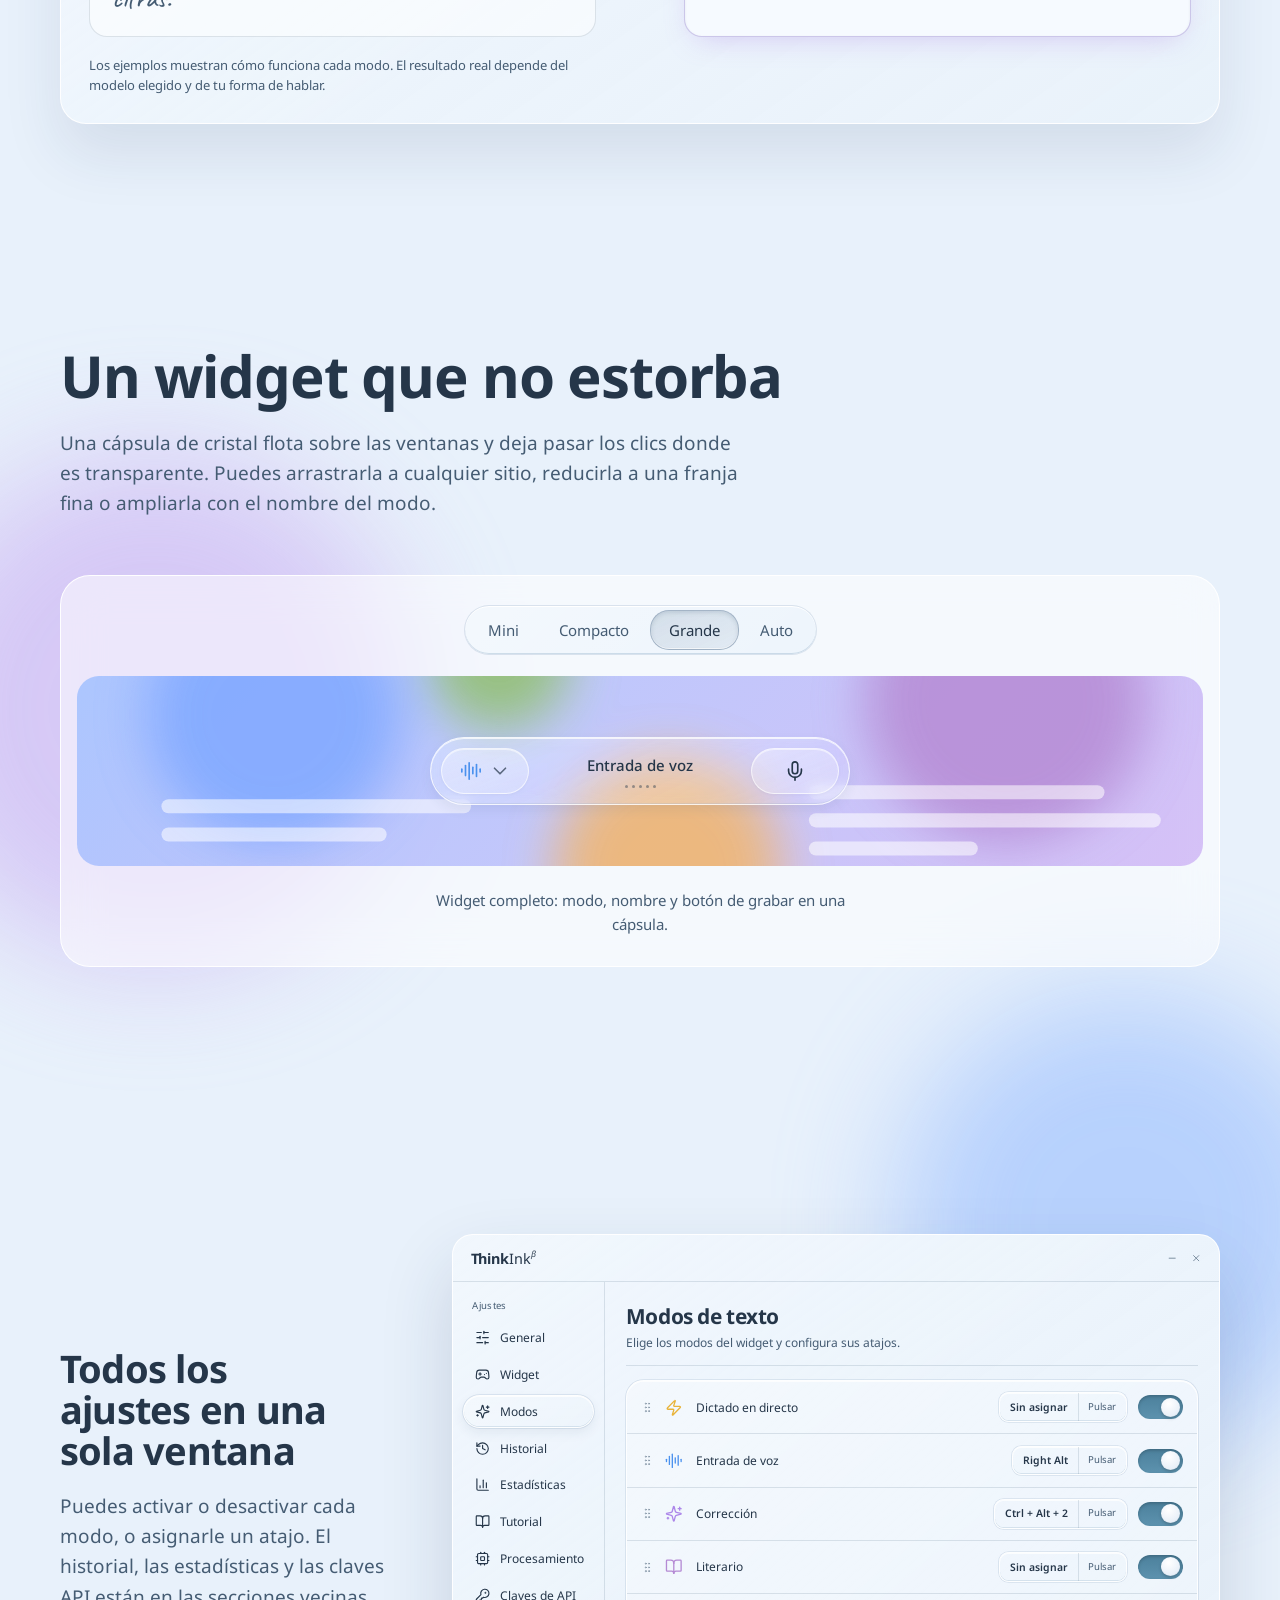
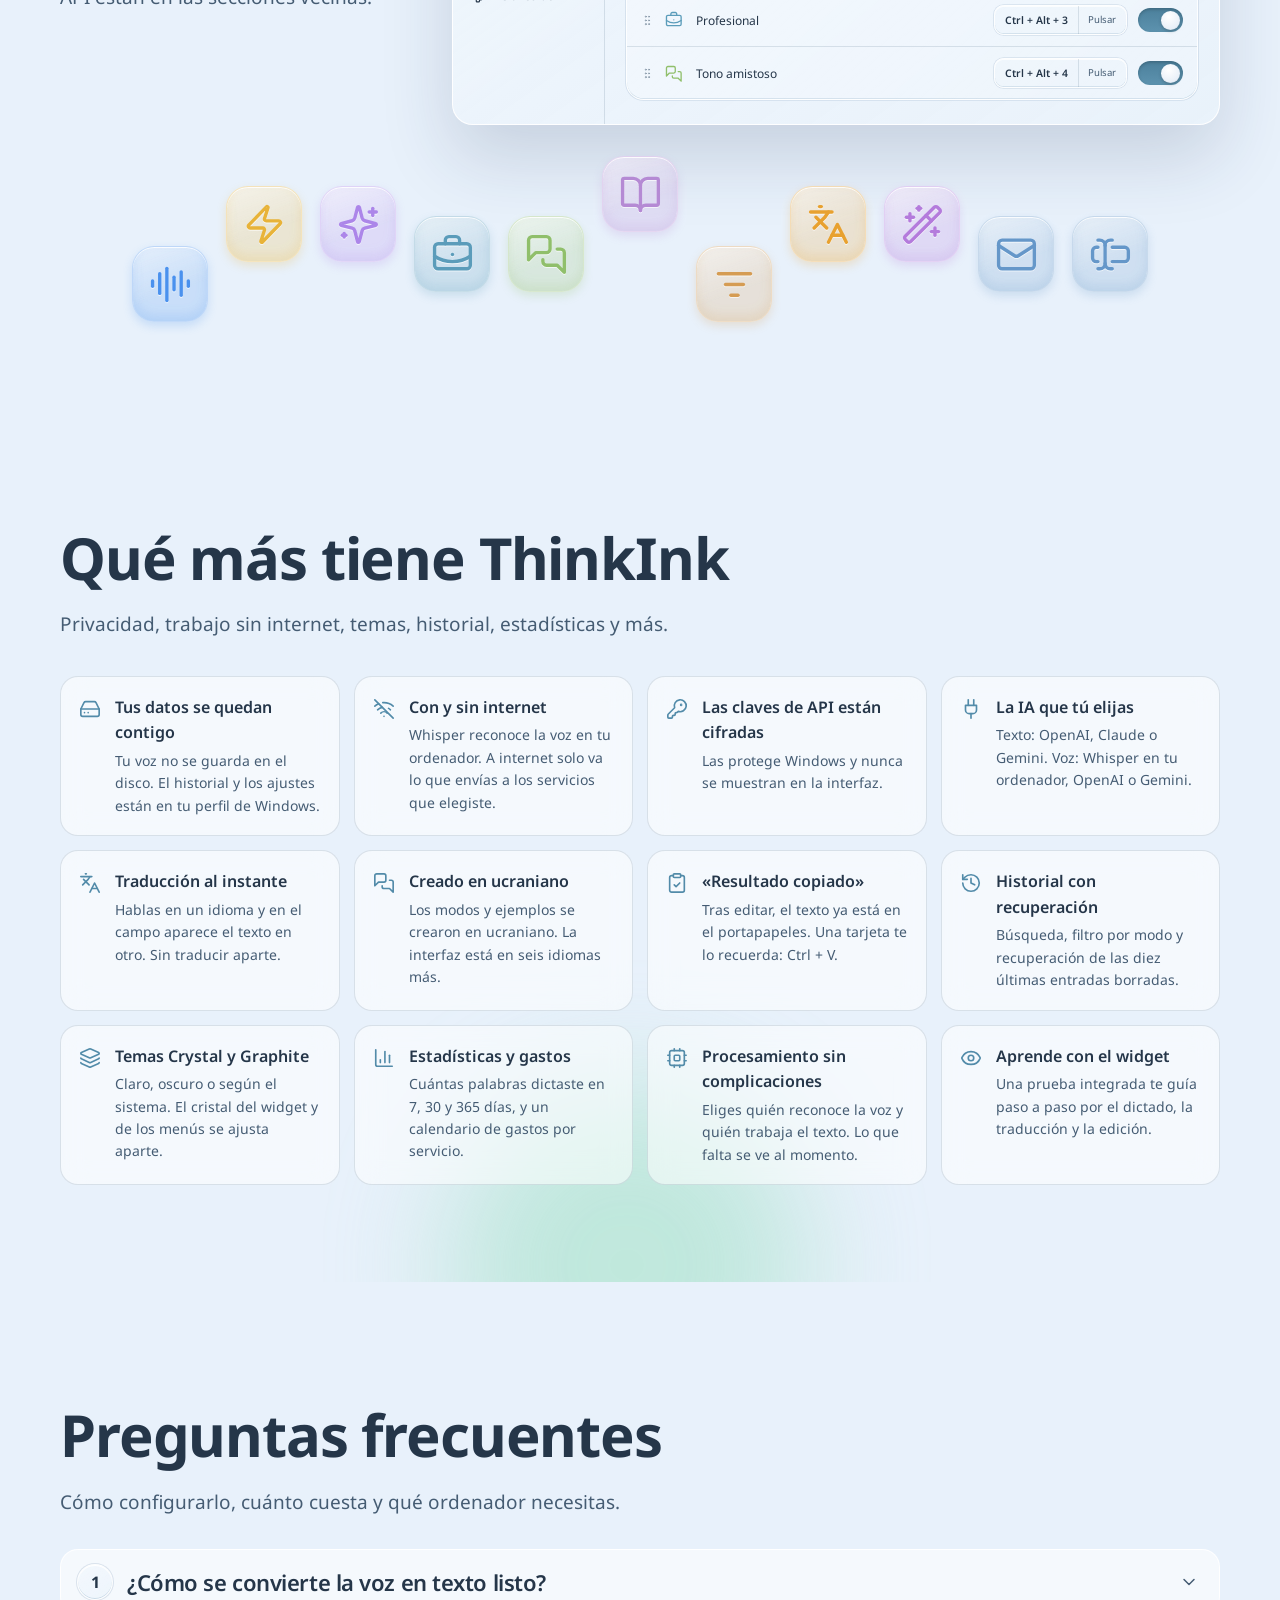
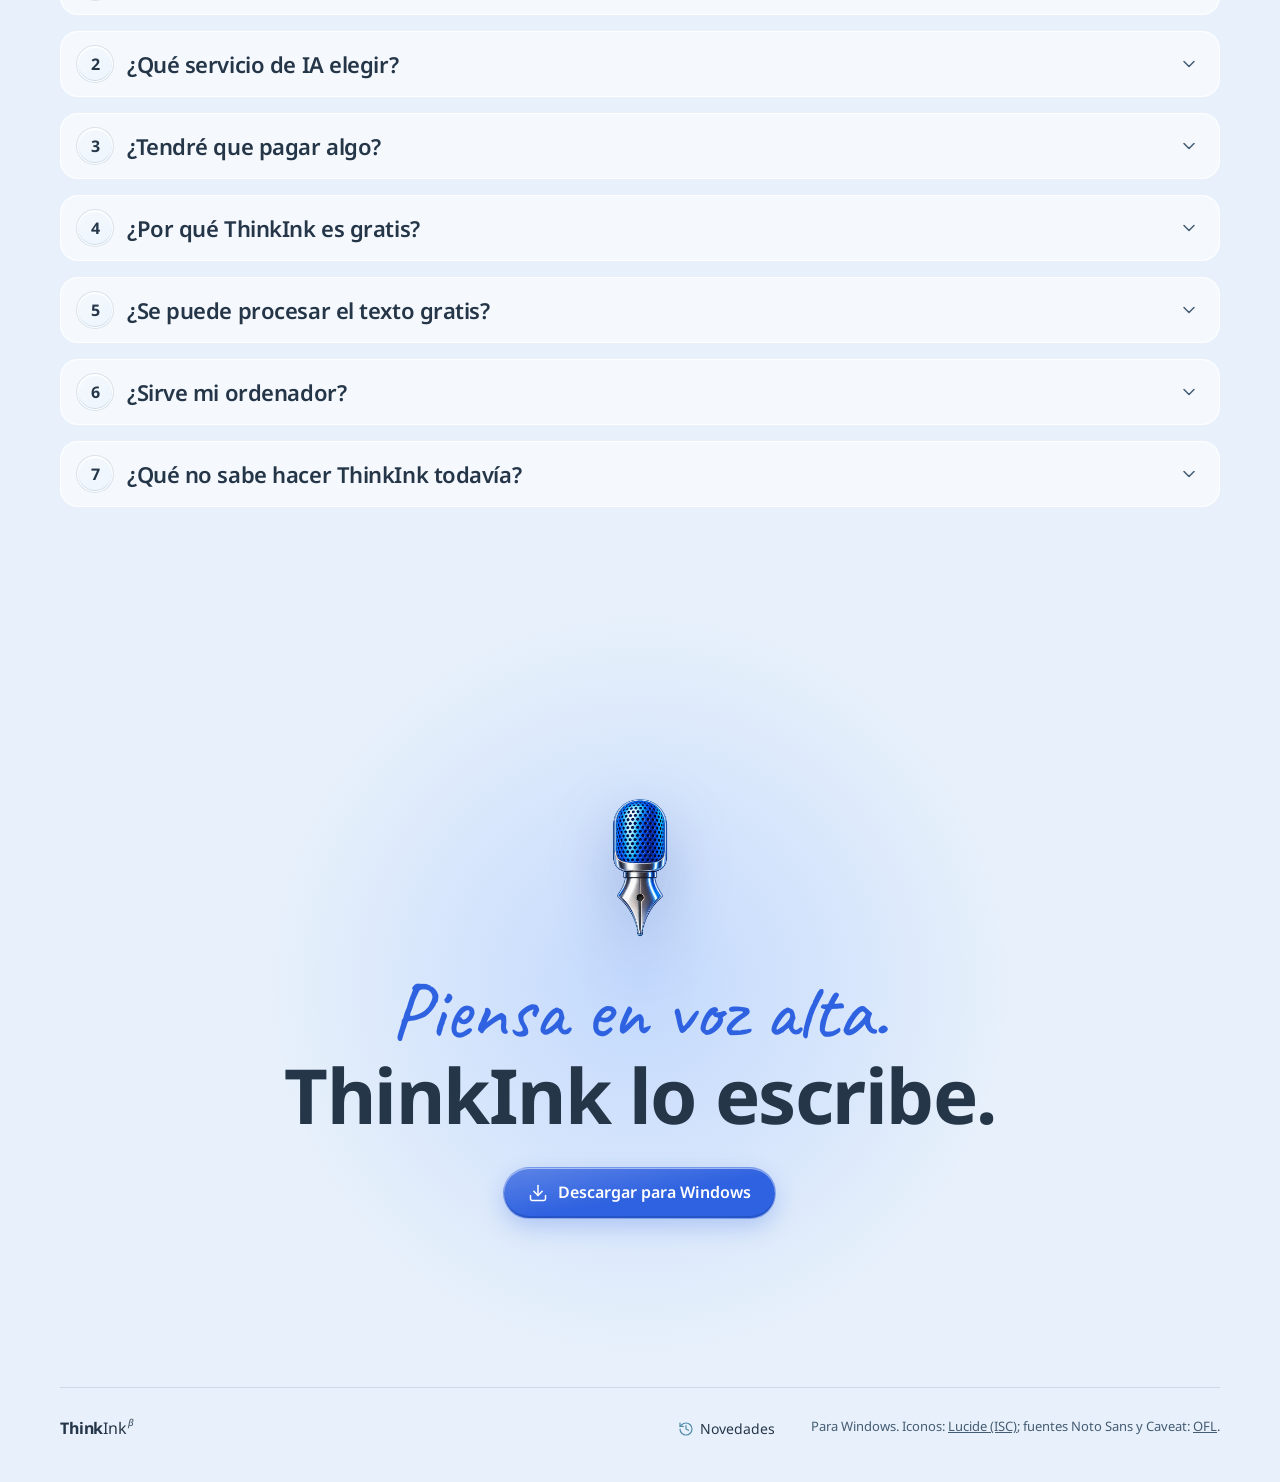
<file: es/index.html>
<!doctype html>
<html lang="es" data-theme="light">
<head>
<meta charset="utf-8">
<meta name="viewport" content="width=device-width, initial-scale=1">
<title>ThinkInk — piensa en voz alta, yo lo escribo como debe ser</title>
<meta name="description" content="ThinkInk para Windows: piensas en voz alta y en el campo de texto aparece un texto limpio — corregido, profesional, traducido o con formato de correo.">
<meta name="color-scheme" content="light dark">
<link rel="icon" href="../assets/brand/thinkink-64.png">
<meta property="og:type" content="website">
<meta property="og:site_name" content="ThinkInk">
<meta property="og:title" content="ThinkInk — piensa en voz alta, yo lo escribo como debe ser">
<meta property="og:description" content="ThinkInk para Windows: piensas en voz alta y en el campo de texto aparece un texto limpio — corregido, profesional, traducido o con formato de correo.">
<meta property="og:image" content="http://thinkink.com.ua/assets/brand/og-image.png">
<meta property="og:image:width" content="1200">
<meta property="og:image:height" content="630">
<meta name="twitter:card" content="summary_large_image">
<link rel="stylesheet" href="../styles.css">
<!-- i18n:links — адреси мовних версій; оновлює build-langs.cjs -->
<link rel="canonical" href="https://thinkink.com.ua/es/">
<link rel="alternate" hreflang="uk" href="https://thinkink.com.ua/">
<link rel="alternate" hreflang="en" href="https://thinkink.com.ua/en/">
<link rel="alternate" hreflang="de" href="https://thinkink.com.ua/de/">
<link rel="alternate" hreflang="es" href="https://thinkink.com.ua/es/">
<link rel="alternate" hreflang="pl" href="https://thinkink.com.ua/pl/">
<link rel="alternate" hreflang="fr" href="https://thinkink.com.ua/fr/">
<link rel="alternate" hreflang="it" href="https://thinkink.com.ua/it/">
<link rel="alternate" hreflang="pt" href="https://thinkink.com.ua/pt/">
<link rel="alternate" hreflang="x-default" href="https://thinkink.com.ua/en/">
<!-- /i18n:links -->
<script>
  // Мова: на головній (українській) адресі — перехід на збережену мову або мову браузера.
  // Пошукових роботів не перенаправляємо, щоб вони бачили кожну мову за своєю адресою.
  try {
    if (document.documentElement.lang === 'uk' && /^\/(index\.html)?$/.test(location.pathname) && !/bot|crawl|spider|slurp|lighthouse/i.test(navigator.userAgent)) {
      const langs = ['en', 'uk', 'de', 'es', 'pl', 'fr', 'it', 'pt'];
      let pick = localStorage.getItem('ti-lang');
      if (!pick) {
        for (const l of navigator.languages || [navigator.language || '']) {
          const c = String(l).toLowerCase().slice(0, 2);
          if (langs.includes(c)) { pick = c; break; }
          if (c === 'ru' || c === 'be') { pick = 'uk'; break; }
        }
        if (!pick) pick = 'en';
      }
      if (pick && pick !== 'uk' && langs.includes(pick)) location.replace('/' + pick + '/' + location.hash);
    }
  } catch (e) {}
</script>
<script>
  // Тема застосовується до першого малювання, щоб не блимало. Лише світла або темна; за замовчуванням світла.
  try { if (localStorage.getItem('ti-theme') === 'dark') document.documentElement.dataset.theme = 'dark'; } catch (e) {}
</script>
</head>
<body>
<a class="skip" href="#main">Ir al contenido</a>

<header class="top" id="top">
  <a class="brand" href="#hero" aria-label="ThinkInk, volver al inicio">
    <img src="../assets/brand/thinkink-64.png" alt="" width="28" height="28">
    <span class="wordmark"><b>Think</b>Ink<sup>β</sup></span>
  </a>
  <nav class="nav" aria-label="Secciones">
    <a href="#scene">Cómo funciona</a>
    <a href="#modes">Modos</a>
    <a href="#interface">Interfaz</a>
    <a href="#privacy">Privacidad</a>
    <a href="#faq">Preguntas</a>
  </nav>
  <details class="lang" data-lang-menu>
    <summary aria-label="Idioma del sitio"><svg data-icon="globe"></svg><span class="lang-code" data-lang-code>ES</span><svg class="lang-chev" data-icon="chevron-down"></svg></summary>
    <ul class="lang-list">
      <li><a href="/en/" hreflang="en" lang="en" data-lang="en">English</a></li>
      <li><a href="/" hreflang="uk" lang="uk" data-lang="uk">Українська</a></li>
      <li><a href="/de/" hreflang="de" lang="de" data-lang="de">Deutsch</a></li>
      <li><a href="/es/" hreflang="es" lang="es" data-lang="es" aria-current="page">Español</a></li>
      <li><a href="/pl/" hreflang="pl" lang="pl" data-lang="pl">Polski</a></li>
      <li><a href="/fr/" hreflang="fr" lang="fr" data-lang="fr">Français</a></li>
      <li><a href="/it/" hreflang="it" lang="it" data-lang="it">Italiano</a></li>
      <li><a href="/pt/" hreflang="pt" lang="pt-BR" data-lang="pt">Português</a></li>
    </ul>
  </details>
  <div class="theme" role="group" aria-label="Tema del sitio">
    <button type="button" data-set-theme="light" aria-label="Tema claro" aria-pressed="true"><svg data-icon="sun"></svg></button>
    <button type="button" data-set-theme="dark" aria-label="Tema oscuro" aria-pressed="false"><svg data-icon="moon"></svg></button>
  </div>
  <a class="btn btn-primary top-dl" href="https://github.com/AndriyGusak/ThinkInk/releases/latest" data-download data-goatcounter-click="zavantazhennia-shapka"><svg data-icon="download"></svg><span>Descargar</span></a>
</header>

<main id="main">

<!-- ГОЛОВНИЙ ЕКРАН -->
<section class="hero" id="hero" aria-labelledby="hero-title">
  <div class="aurora" aria-hidden="true"><i></i><i></i><i></i><i></i></div>
  <div class="hero-inner">
    <div class="logo-stage" aria-hidden="true">
      <img class="logo3d" src="../assets/brand/thinkink-512.png" alt="" width="512" height="512">
      <span class="logo-glow"></span>
    </div>
    <h1 id="hero-title" class="hero-title">
      <span class="spoken" aria-hidden="true">piensa en voz alta</span>
      <span class="typed">Piensa en voz alta.<br>Yo lo escribo como debe&nbsp;ser.</span>
    </h1>
    <p class="hero-sign">— tu ThinkInk</p>
    <p class="hero-lead">ThinkInk escucha tu voz y escribe en cualquier programa de Windows un texto ya listo: sin «eh», con las comas en su sitio, en tono profesional o en inglés — como tú digas.</p>
    <div class="hero-actions">
      <a class="btn btn-primary" href="https://github.com/AndriyGusak/ThinkInk/releases/latest" data-download data-goatcounter-click="zavantazhennia"><svg data-icon="download"></svg>Descargar para Windows</a>
      <a class="btn" href="#scene">Ver cómo funciona</a>
    </div>
    <p class="dl-meta"><span class="dl-rel" hidden><span>Versión</span> <span data-dl-v></span> · <span data-dl-mb></span>&nbsp;<span>MB</span> · </span><span>Windows de 64&nbsp;bits</span> · <a href="https://github.com/AndriyGusak/ThinkInk/releases">Novedades</a></p>
    <details class="dl-warn">
      <summary><svg class="ic-tri" viewBox="0 0 24 24" fill="none" stroke="currentColor" stroke-width="1.8" stroke-linecap="round" stroke-linejoin="round" aria-hidden="true"><path d="m21.73 18-8-14a2 2 0 0 0-3.48 0l-8 14A2 2 0 0 0 4 21h16a2 2 0 0 0 1.73-3"/><path d="M12 9v4"/><path d="M12 17h.01"/></svg><span>¿Por qué avisa Windows?</span></summary>
      <div class="dl-pop">
        <p><b>Windows puede mostrar «Editor desconocido».</b> Pasa con los programas que no tienen un certificado de desarrollador de pago. El certificado cuesta bastante dinero cada año y ThinkInk es gratis, por eso no lo tiene.</p>
        <p><b>Cómo instalar:</b> en la ventana de Windows, pulsa «Más información» y luego «Ejecutar de todas formas».</p>
        <p><b>De dónde viene el archivo:</b> el botón descarga el instalador desde la página oficial de ThinkInk en GitHub.</p>
      </div>
    </details>

    <div class="widget-demo" aria-hidden="true">
      <div class="widget" data-state="recording">
        <span class="w-btn w-mode"><svg data-icon="sparkles"></svg><svg class="chev" data-icon="chevron-down"></svg></span>
        <span class="w-center">
          <span class="w-name">Corrección</span>
          <span class="w-wave"><i></i><i></i><i></i><i></i><i></i><i></i><i></i><i></i><i></i><i></i><i></i><i></i><i></i></span>
        </span>
        <span class="w-btn w-rec"><svg data-icon="arrow-up"></svg></span>
      </div>
    </div>
  </div>
  <a class="scroll-cue" href="#scene" aria-label="Desplázate hacia abajo"><span></span></a>
</section>

<!-- СЦЕНА: ГОЛОС → ТЕКСТ (прив’язана до прокрутки) -->
<section class="scene" id="scene" aria-labelledby="scene-title">
  <div class="scene-sticky">
    <div class="scene-copy">
      <h2 id="scene-title">Hablas como una persona.<br>El texto sale como recién corregido.</h2>
      <ol class="scene-steps">
        <li data-step="0"><b>Pulsa el micrófono del widget</b> o tu atajo de teclado, y habla en cualquier campo: correo, mensajería, documento.</li>
        <li data-step="1"><b>Los titubeos desaparecen.</b> Los «eh», las repeticiones y los «no, espera» se eliminan, y el sentido sigue siendo tuyo.</li>
        <li data-step="2"><b>El texto listo</b> aparece justo donde está el cursor. No hay que copiar nada a mano.</li>
      </ol>
    </div>

    <div class="scene-stage" aria-hidden="true">
      <div class="app-window">
        <div class="app-bar"><span>Nuevo correo — para Lucía</span><span class="win-ctl"><svg data-icon="minus"></svg><svg data-icon="x"></svg></span></div>
        <div class="app-field">
          <div class="speech" id="speech"></div>
          <div class="result" id="result">Te enviaré el presupuesto el viernes. Todavía tengo que revisar las cifras. Puede que el total cambie un poco.<span class="caret"></span></div>
        </div>
      </div>
      <div class="widget scene-widget" data-state="recording">
        <span class="w-btn w-mode"><svg data-icon="sparkles"></svg><svg class="chev" data-icon="chevron-down"></svg></span>
        <span class="w-center">
          <span class="w-name">Corrección</span>
          <span class="w-wave"><i></i><i></i><i></i><i></i><i></i><i></i><i></i><i></i><i></i><i></i><i></i><i></i><i></i></span>
        </span>
        <span class="w-btn w-rec"><svg data-icon="arrow-up"></svg></span>
      </div>
    </div>
    <p class="sr-only">Ejemplo: dictado «Te enviaré, eh, el presupuesto mañana, no, el viernes. Todavía tengo, tengo que revisar las cifras. Puede que el total cambie un poco.» Resultado: «Te enviaré el presupuesto el viernes. Todavía tengo que revisar las cifras. Puede que el total cambie un poco.»</p>
  </div>
</section>

<!-- РЕЖИМИ -->
<section class="modes" id="modes" aria-labelledby="modes-title">
  <div class="wrap">
    <h2 id="modes-title">Una idea, once maneras de expresarla</h2>
    <p class="section-lead">Cada modo tiene su color, y a cada uno puedes asignarle un atajo. Elige el modo en el widget y la misma frase dictada se convertirá en un correo, un prompt o una traducción.</p>

    <div class="mode-orbit" role="tablist" aria-label="Modos de ThinkInk" id="mode-list"></div>

    <div class="mode-panel" id="mode-panel" role="tabpanel" aria-live="polite">
      <div class="mp-head">
        <span class="mp-icon"><svg data-icon="sparkles" id="mp-icon"></svg></span>
        <div>
          <h3 id="mp-name">Corrección</h3>
          <p id="mp-desc"></p>
        </div>
      </div>
      <div class="mp-body">
        <figure class="mp-col mp-said">
          <figcaption>Tus palabras</figcaption>
          <p id="mp-said" class="hand"></p>
        </figure>
        <span class="mp-arrow" aria-hidden="true"></span>
        <figure class="mp-col mp-got">
          <figcaption id="mp-got-label">En el campo apareció</figcaption>
          <p id="mp-got"></p>
        </figure>
      </div>
      <div class="edit-stage" id="edit-stage" aria-hidden="true">
        <div class="doc">
          <p class="doc-line" aria-hidden="true"><i style="--w:46"></i><i style="--w:14"></i><i style="--w:72"></i><i style="--w:30"></i><i style="--w:8"></i><i style="--w:58"></i><i style="--w:96"></i><i style="--w:22"></i><i style="--w:40"></i><i style="--w:64"></i><i style="--w:12"></i><i style="--w:52"></i><i style="--w:34"></i><i style="--w:80"></i><i style="--w:18"></i><i style="--w:44"></i><i style="--w:26"></i><i style="--w:70"></i><i style="--w:10"></i><i style="--w:48"></i><i style="--w:92"></i><i style="--w:16"></i><i style="--w:38"></i><i style="--w:60"></i><i style="--w:24"></i><i style="--w:84"></i><i style="--w:12"></i><i style="--w:50"></i><i style="--w:66"></i><i style="--w:20"></i><i style="--w:42"></i><i style="--w:8"></i><i style="--w:74"></i><i style="--w:32"></i></p>
          <p class="doc-text"><span class="sel" id="edit-before">Solo quería decir que, por desgracia, hoy de verdad no me da tiempo a mirar bien el presupuesto, así que, si no os importa, quizá podríamos pasar la reunión al viernes.</span><span class="sel-after" id="edit-after">Sorry, I won’t get to the estimate today. Can we discuss it on Friday?</span></p>
          <p class="doc-line short" aria-hidden="true"><i style="--w:62"></i><i style="--w:20"></i><i style="--w:8"></i><i style="--w:88"></i><i style="--w:36"></i><i style="--w:54"></i><i style="--w:14"></i><i style="--w:30"></i></p>
        </div>
        <div class="voice-bubble"><svg data-icon="mic"></svg><span class="hand">Acórtalo y tradúcelo al inglés</span></div>
        <div class="copied-toast"><svg data-icon="clipboard-check"></svg><span><b>Resultado copiado</b>Pega con Ctrl&nbsp;+&nbsp;V</span></div>
      </div>
      <p class="fine">Los ejemplos muestran cómo funciona cada modo. El resultado real depende del modelo elegido y de tu forma de hablar.</p>
    </div>
  </div>
</section>

<!-- ІНТЕРФЕЙС -->
<section class="iface" id="interface" aria-labelledby="iface-title">
  <div class="glass-field" aria-hidden="true"><i></i><i></i><i></i></div>
  <div class="wrap">
    <div class="screen">
    <h2 id="iface-title">Un widget que no estorba</h2>
    <p class="section-lead">Una cápsula de cristal flota sobre las ventanas y deja pasar los clics donde es transparente. Puedes arrastrarla a cualquier sitio, reducirla a una franja fina o ampliarla con el nombre del modo.</p>

    <div class="sizes" role="group" aria-label="Aspecto del widget en reposo">
      <div class="size-switch">
        <button type="button" data-size="mini" aria-pressed="false">Mini</button>
        <button type="button" data-size="compact" aria-pressed="false">Compacto</button>
        <button type="button" data-size="large" aria-pressed="true">Grande</button>
        <button type="button" data-size="auto" aria-pressed="false">Auto</button>
      </div>
      <div class="size-stage" aria-hidden="true">
        <div class="widget live-widget" data-size="large" data-state="idle" style="--w-accent:#4a91ee">
          <span class="w-btn w-mode"><svg data-icon="audio-lines"></svg><svg class="chev" data-icon="chevron-down"></svg></span>
          <span class="w-center"><span class="w-name">Entrada de voz</span><span class="w-grip"><i></i><i></i><i></i><i></i><i></i></span></span>
          <span class="w-btn w-rec"><svg data-icon="mic"></svg></span>
        </div>
      </div>
      <p class="size-note" id="size-note" aria-live="polite">Widget completo: modo, nombre y botón de grabar en una cápsula.</p>
    </div>

    </div>

    <div class="screen split">
    <div class="split-copy">
      <h2>Todos los ajustes en una sola ventana</h2>
      <p class="section-lead">Puedes activar o desactivar cada modo, o asignarle un atajo. El historial, las estadísticas y las claves API están en las secciones vecinas.</p>
    </div>
    <div class="app-shot" aria-hidden="true">
      <div class="as-title"><span class="wordmark"><b>Think</b>Ink<sup>β</sup></span><span class="win-ctl"><svg data-icon="minus"></svg><svg data-icon="x"></svg></span></div>
      <div class="as-body">
        <nav class="as-nav">
          <small>Ajustes</small>
          <span><svg data-icon="sliders-horizontal"></svg>General</span>
          <span><svg data-icon="gamepad-2"></svg>Widget</span>
          <span class="on"><svg data-icon="sparkles"></svg>Modos</span>
          <span><svg data-icon="history"></svg>Historial</span>
          <span><svg data-icon="chart-column"></svg>Estadísticas</span>
          <span><svg data-icon="book-open"></svg>Tutorial</span>
          <span><svg data-icon="cpu"></svg>Procesamiento</span>
          <span><svg data-icon="key-round"></svg>Claves de API</span>
        </nav>
        <div class="as-main">
          <h3>Modos de texto</h3>
          <p>Elige los modos del widget y configura sus atajos.</p>
          <div class="as-list" id="as-list"></div>
        </div>
      </div>
    </div>

    <div class="icon-glass" id="icon-glass" aria-hidden="true"></div>
    </div>

    <div class="screen" id="privacy">
    <h2>Qué más tiene ThinkInk</h2>
    <p class="section-lead">Privacidad, trabajo sin internet, temas, historial, estadísticas y más.</p>
    <ul class="details">
      <li><svg data-icon="hard-drive"></svg><div><b>Tus datos se quedan contigo</b>Tu voz no se guarda en el disco. El historial y los ajustes están en tu perfil de Windows.</div></li>
      <li><svg data-icon="wifi-off"></svg><div><b>Con y sin internet</b>Whisper reconoce la voz en tu ordenador. A internet solo va lo que envías a los servicios que elegiste.</div></li>
      <li><svg data-icon="key-round"></svg><div><b>Las claves de API están cifradas</b>Las protege Windows y nunca se muestran en la interfaz.</div></li>
      <li><svg data-icon="plug"></svg><div><b>La IA que tú elijas</b>Texto: OpenAI, Claude o Gemini. Voz: Whisper en tu ordenador, OpenAI o Gemini.</div></li>
      <li><svg data-icon="languages"></svg><div><b>Traducción al instante</b>Hablas en un idioma y en el campo aparece el texto en otro. Sin traducir aparte.</div></li>
      <li><svg data-icon="messages-square"></svg><div><b>Creado en ucraniano</b>Los modos y ejemplos se crearon en ucraniano. La interfaz está en seis idiomas más.</div></li>
      <li><svg data-icon="clipboard-check"></svg><div><b>«Resultado copiado»</b>Tras editar, el texto ya está en el portapapeles. Una tarjeta te lo recuerda: Ctrl + V.</div></li>
      <li><svg data-icon="history"></svg><div><b>Historial con recuperación</b>Búsqueda, filtro por modo y recuperación de las diez últimas entradas borradas.</div></li>
      <li><svg data-icon="layers"></svg><div><b>Temas Crystal y Graphite</b>Claro, oscuro o según el sistema. El cristal del widget y de los menús se ajusta aparte.</div></li>
      <li><svg data-icon="chart-column"></svg><div><b>Estadísticas y gastos</b>Cuántas palabras dictaste en 7, 30 y 365 días, y un calendario de gastos por servicio.</div></li>
      <li><svg data-icon="cpu"></svg><div><b>Procesamiento sin complicaciones</b>Eliges quién reconoce la voz y quién trabaja el texto. Lo que falta se ve al momento.</div></li>
      <li><svg data-icon="eye"></svg><div><b>Aprende con el widget</b>Una prueba integrada te guía paso a paso por el dictado, la traducción y la edición.</div></li>
    </ul>
    </div>
  </div>
</section>



<!-- ЧАСТІ ПИТАННЯ -->
<section class="faq" id="faq" aria-labelledby="faq-title">
  <div class="wrap">
    <h2 id="faq-title">Preguntas frecuentes</h2>
    <p class="section-lead">Cómo configurarlo, cuánto cuesta y qué ordenador necesitas.</p>

    <!-- 1 -->
    <details class="faq-q" id="faq-q0">
      <summary><h3><span class="faq-num">1</span>¿Cómo se convierte la voz en texto listo?</h3><svg class="faq-chev" data-icon="chevron-down"></svg></summary>
      <div class="faq-body">
      <p class="faq-q-lead">En dos pasos. Para cada paso eliges un servicio.</p>
      <div class="flow" aria-label="Voz, luego transcripción, luego texto listo">
        <div class="flow-step"><span class="gi" style="--c:#4a91ee"><svg data-icon="mic"></svg></span><span class="flow-text"><small>Paso 1</small><b>Voz → transcripción</b><span>Escribe lo que dijiste palabra por palabra</span></span></div>
        <svg class="flow-arrow" data-icon="arrow-right"></svg>
        <div class="flow-step"><span class="gi" style="--c:#90bf6b"><svg data-icon="sparkles"></svg></span><span class="flow-text"><small>Paso 2</small><b>Transcripción → texto listo</b><span>Quita repeticiones, titubeos, muletillas y demás</span></span></div>
      </div>

      <h4 class="faq-sub">Con qué puedes conectar cada paso</h4>
      <div class="faq-cards cols-3">
        <div class="faq-card">
          <div class="fc-head"><span class="gi" style="--c:#90bf6b"><svg data-icon="audio-lines"></svg></span><b>Whisper</b></div>
          <p>Reconocimiento de voz gratuito en tu propio ordenador, sin internet. ThinkInk lo descarga por ti.</p>
          <ul class="fits">
            <li class="yes"><svg data-icon="check"></svg>Voz → transcripción</li>
            <li class="no"><svg data-icon="x"></svg>Transcripción → texto listo</li>
          </ul>
        </div>
        <div class="faq-card">
          <div class="fc-head"><span class="gi" style="--c:#4a91ee"><svg data-icon="key-round"></svg></span><b>Clave de API</b></div>
          <p>Es como una contraseña para un servicio de IA: OpenAI, Anthropic (Claude) o Gemini. Se crea en la web del servicio en unos minutos. Abajo se marca así: <span class="kb"><svg data-icon="key-round"></svg>API</span></p>
          <ul class="fits">
            <li class="yes"><svg data-icon="check"></svg>Voz → transcripción <em>(OpenAI, Gemini)</em></li>
            <li class="yes"><svg data-icon="check"></svg>Transcripción → texto listo</li>
          </ul>
        </div>
        <div class="faq-card">
          <div class="fc-head"><span class="gi" style="--c:#ac86e9"><svg data-icon="user-round-check"></svg></span><b>Suscripción</b></div>
          <p>Tu cuenta de pago de ChatGPT o Claude. Solo inicias sesión, sin clave. Abajo se marca así: <span class="kb"><svg data-icon="user-round-check"></svg>cuenta</span></p>
          <ul class="fits">
            <li class="no"><svg data-icon="x"></svg>Voz → transcripción</li>
            <li class="yes"><svg data-icon="check"></svg>Transcripción → texto listo</li>
          </ul>
        </div>
      </div>
    </div></details>

    <!-- 1 -->
    <details class="faq-q" id="faq-q1">
      <summary><h3><span class="faq-num">2</span>¿Qué servicio de IA elegir?</h3><svg class="faq-chev" data-icon="chevron-down"></svg></summary>
      <div class="faq-body">

      <div class="faq-card faq-pick">
        <div class="fc-head"><span class="gi" style="--c:#4a91ee"><svg data-icon="badge-check"></svg></span><b>Mi recomendación<small>Preciso, rápido y económico</small></b></div>
        <div class="route">
          <div class="route-step"><small><svg data-icon="mic"></svg>Voz → transcripción</small><span class="opts"><span class="opt">Whisper <em>con tarjeta gráfica NVIDIA</em></span><span class="or">o</span><span class="opt">OpenAI <span class="kb" title="con clave de API" aria-label="con clave de API"><svg data-icon="key-round"></svg>API</span></span></span></div>
          <svg class="route-arrow" data-icon="arrow-right"></svg>
          <div class="route-step"><small><svg data-icon="sparkles"></svg>Transcripción → texto listo</small><span class="opts"><span class="opt">OpenAI GPT-6.1 Terra <span class="kb" title="con clave de API" aria-label="con clave de API"><svg data-icon="key-round"></svg>API</span></span><span class="or">o</span><span class="opt">Claude Sonnet&nbsp;5.5 <span class="kb" title="con clave de API" aria-label="con clave de API"><svg data-icon="key-round"></svg>API</span></span></span></div>
        </div>
        <p class="fc-note">Por qué: en mis pruebas, GPT-6.1 Terra cumplió con precisión todos los modos y ni una sola vez respondió a una pregunta en lugar de escribirla. Claude Sonnet&nbsp;5.5 también funcionó bien. El procesamiento cuesta ≈&nbsp;0,002–0,004&nbsp;$ por frase.</p>
      </div>

      <div class="faq-cards cols-4">
        <div class="faq-card">
          <div class="fc-head"><span class="gi" style="--c:#ac86e9"><svg data-icon="target"></svg></span><b>Lo más preciso</b></div>
          <dl class="mini-route">
            <div><dt><svg data-icon="mic"></svg>Voz → transcripción</dt><dd><span class="opts"><span class="opt">Whisper Large&nbsp;v3</span><span class="or">o</span><span class="opt">OpenAI <span class="kb" title="con clave de API" aria-label="con clave de API"><svg data-icon="key-round"></svg>API</span></span></span></dd></div>
            <div><dt><svg data-icon="sparkles"></svg>Transcripción → texto</dt><dd><span class="opts"><span class="opt">Claude Opus&nbsp;5.5 <span class="kb" title="con clave de API" aria-label="con clave de API"><svg data-icon="key-round"></svg>API</span></span><span class="or">o</span><span class="opt">OpenAI GPT-6.1 Sol <span class="kb" title="con clave de API" aria-label="con clave de API"><svg data-icon="key-round"></svg>API</span></span></span></dd></div>
          </dl>
          <p class="fc-price">≈ 0,004–0,007&nbsp;$ <small>por frase</small></p>
          <p class="fc-note">≈ 150–300 frases por 1&nbsp;$. También funciona bien cualquier otro modelo potente con clave.</p>
        </div>
        <div class="faq-card">
          <div class="fc-head"><span class="gi" style="--c:#e8a12f"><svg data-icon="gauge"></svg></span><b>Lo más rápido</b></div>
          <dl class="mini-route">
            <div><dt><svg data-icon="mic"></svg>Voz → transcripción</dt><dd><span class="opts"><span class="opt">Whisper <em>con NVIDIA</em></span><span class="or">o</span><span class="opt">OpenAI <span class="kb" title="con clave de API" aria-label="con clave de API"><svg data-icon="key-round"></svg>API</span></span></span></dd></div>
            <div><dt><svg data-icon="sparkles"></svg>Transcripción → texto</dt><dd><span class="opts"><span class="opt">Cualquier modelo <span class="kb" title="con clave de API" aria-label="con clave de API"><svg data-icon="key-round"></svg>API</span></span></span></dd></div>
          </dl>
          <div class="speed" aria-label="Cuánto esperas el texto después de grabar">
            <div class="speed-row"><span>Con clave</span><i style="--w:12%"></i><b>≈ 1&nbsp;s</b></div>
            <div class="speed-row"><span>Suscripción a ChatGPT</span><i style="--w:100%"></i><b>5–10&nbsp;s</b></div>
          </div>
        </div>
        <div class="faq-card">
          <div class="fc-head"><span class="gi" style="--c:#5b9cba"><svg data-icon="wallet"></svg></span><b>Lo más barato</b></div>
          <dl class="mini-route">
            <div><dt><svg data-icon="mic"></svg>Voz → transcripción</dt><dd><span class="opts"><span class="opt">Whisper <em>en tu ordenador</em></span></span></dd></div>
            <div><dt><svg data-icon="sparkles"></svg>Transcripción → texto</dt><dd><span class="opts"><span class="opt">OpenAI GPT-6 Luna <span class="kb" title="con clave de API" aria-label="con clave de API"><svg data-icon="key-round"></svg>API</span></span></span></dd></div>
          </dl>
          <p class="fc-price">≈ 0,0002&nbsp;$ <small>por frase</small></p>
          <p class="fc-note">≈ 5000 frases por 1&nbsp;$</p>
        </div>
        <div class="faq-card">
          <div class="fc-head"><span class="gi" style="--c:#90bf6b"><svg data-icon="gift"></svg></span><b>Gratis</b></div>
          <dl class="mini-route">
            <div><dt><svg data-icon="mic"></svg>Voz → transcripción</dt><dd><span class="opts"><span class="opt">Whisper <em>en tu ordenador</em></span><span class="or">o</span><span class="opt">Gemini <span class="kb" title="con clave de API" aria-label="con clave de API"><svg data-icon="key-round"></svg>API</span> <em>(gratis)</em></span></span></dd></div>
            <div><dt><svg data-icon="sparkles"></svg>Transcripción → texto</dt><dd><span class="opts"><span class="opt">Gemini <span class="kb" title="con clave de API" aria-label="con clave de API"><svg data-icon="key-round"></svg>API</span> <em>(gratis)</em></span></span></dd></div>
          </dl>
          <p class="fc-price">0&nbsp;$</p>
          <p class="fc-note">Las condiciones de Gemini gratis están en la pregunta 5.</p>
        </div>
      </div>
      <p class="fine">Las recomendaciones y la velocidad salen de mis pruebas: más de 150 comprobaciones de procesamiento de texto (las mismas frases en distintos modos y modelos). Los precios son una estimación según las tarifas de los servicios al 1&nbsp;de noviembre de 2026.</p>
    </div></details>

    <!-- 2 -->
    <details class="faq-q" id="faq-q2">
      <summary><h3><span class="faq-num">3</span>¿Tendré que pagar algo?</h3><svg class="faq-chev" data-icon="chevron-down"></svg></summary>
      <div class="faq-body">
      <p class="faq-q-lead">ThinkInk en sí es gratuito. Solo pagas al servicio de IA, y no siempre.</p>
      <div class="faq-cards cols-3">
        <div class="faq-card">
          <div class="fc-head"><span class="gi" style="--c:#90bf6b"><svg data-icon="gift"></svg></span><b>Gratis</b></div>
          <p class="fc-price">0&nbsp;$</p>
          <dl class="mini-route">
            <div><dt><svg data-icon="mic"></svg>Voz → transcripción</dt><dd><span class="opts"><span class="opt">Whisper <em>en tu ordenador</em></span><span class="or">o</span><span class="opt">Gemini <span class="kb" title="con clave de API" aria-label="con clave de API"><svg data-icon="key-round"></svg>API</span> <em>(gratis)</em></span></span></dd></div>
            <div><dt><svg data-icon="sparkles"></svg>Transcripción → texto</dt><dd><span class="opts"><span class="opt">Gemini <span class="kb" title="con clave de API" aria-label="con clave de API"><svg data-icon="key-round"></svg>API</span> <em>(gratis)</em></span></span></dd></div>
          </dl>
          <p class="fc-note">¿Solo dictado, sin procesamiento? Basta con Whisper, no hace falta clave.</p>
        </div>
        <div class="faq-card">
          <div class="fc-head"><span class="gi" style="--c:#ac86e9"><svg data-icon="user-round-check"></svg></span><b>Ya tienes suscripción</b></div>
          <p class="fc-price">Sin coste extra</p>
          <dl class="mini-route">
            <div><dt><svg data-icon="mic"></svg>Voz → transcripción</dt><dd><span class="opts"><span class="opt">Whisper <em>en tu ordenador</em></span></span></dd></div>
            <div><dt><svg data-icon="sparkles"></svg>Transcripción → texto</dt><dd><span class="opts"><span class="opt">ChatGPT <span class="kb" title="inicio de sesión en la cuenta" aria-label="inicio de sesión en la cuenta"><svg data-icon="user-round-check"></svg>cuenta</span></span><span class="or">o</span><span class="opt">Claude Code <span class="kb" title="inicio de sesión en la cuenta" aria-label="inicio de sesión en la cuenta"><svg data-icon="user-round-check"></svg>cuenta</span></span></span></dd></div>
          </dl>
          <p class="fc-note">Dentro de los límites de tu plan. Para Claude necesitas el programa Claude Code.</p>
        </div>
        <div class="faq-card">
          <div class="fc-head"><span class="gi" style="--c:#4a91ee"><svg data-icon="credit-card"></svg></span><b>Clave de pago</b></div>
          <p class="fc-price">&lt;&nbsp;0,01&nbsp;$ <small>por frase</small></p>
          <dl class="mini-route">
            <div><dt><svg data-icon="mic"></svg>Voz → transcripción</dt><dd><span class="opts"><span class="opt">Whisper <em>en tu ordenador</em></span><span class="or">o</span><span class="opt">OpenAI <span class="kb" title="con clave de API" aria-label="con clave de API"><svg data-icon="key-round"></svg>API</span></span></span></dd></div>
            <div><dt><svg data-icon="sparkles"></svg>Transcripción → texto</dt><dd><span class="opts"><span class="opt">OpenAI <span class="kb" title="con clave de API" aria-label="con clave de API"><svg data-icon="key-round"></svg>API</span></span><span class="or">o</span><span class="opt">Claude <span class="kb" title="con clave de API" aria-label="con clave de API"><svg data-icon="key-round"></svg>API</span></span><span class="or">o</span><span class="opt">Gemini <span class="kb" title="con clave de API" aria-label="con clave de API"><svg data-icon="key-round"></svg>API</span></span></span></dd></div>
          </dl>
          <p class="fc-note">Solo pagas lo que usas. La voz con OpenAI cuesta hasta 0,006&nbsp;$ por minuto. Los gastos se ven en la sección «Gastos».</p>
        </div>
      </div>
      <p class="fine">Los precios son una estimación según las tarifas de los servicios al 1&nbsp;de noviembre de 2026.</p>
    </div></details>

    <!-- 4: чому безкоштовно -->
    <details class="faq-q" id="faq-qfree">
      <summary><h3><span class="faq-num">4</span>¿Por qué ThinkInk es gratis?</h3><svg class="faq-chev" data-icon="chevron-down"></svg></summary>
      <div class="faq-body">
      <div class="faq-card faq-story">
        <div class="fc-head"><span class="gi" style="--c:#ac86e9"><svg data-icon="heart"></svg></span><b>Hecho por una sola persona</b></div>
        <p>Creé ThinkInk para mí, mi familia y mis amigos. Pulí cada detalle y lo probé en todas las formas de uso posibles. Creo que quedó muy práctico, así que quiero compartirlo con todo el mundo. Me alegrará que te ayude en tu trabajo diario o en tus conversaciones.</p>
        <p>Si te gusta ThinkInk, te agradeceré tu opinión. Y si puedes, también tu apoyo.</p>
        <ul class="fits">
          <li class="yes"><svg data-icon="check"></svg>Ahora mismo el programa es totalmente gratuito</li>
          <li class="yes"><svg data-icon="message-square-heart"></svg>Las opiniones y el apoyo ayudan a mejorarlo</li>
          <li><svg data-icon="info"></svg>Más adelante podrían aparecer modos o funciones de pago</li>
        </ul>
      </div>
    </div></details>

    <!-- 3 -->
    <details class="faq-q" id="faq-q3">
      <summary><h3><span class="faq-num">5</span>¿Se puede procesar el texto gratis?</h3><svg class="faq-chev" data-icon="chevron-down"></svg></summary>
      <div class="faq-body">
      <p class="faq-q-lead">Solo necesitas una clave gratuita de Gemini. La suscripción a Google AI no sirve: Google no permite usarla en otros programas.</p>
      <ol class="faq-steps">
        <li><span class="gi" style="--c:#4a91ee"><svg data-icon="globe"></svg></span><span><small>Paso 1</small>Abre <a href="https://aistudio.google.com/api-keys" rel="noopener" target="_blank">Google AI Studio</a> e inicia sesión con tu cuenta de Google.</span></li>
        <li><span class="gi" style="--c:#4a91ee"><svg data-icon="key-round"></svg></span><span><small>Paso 2</small>Crea una clave. No actives la facturación.</span></li>
        <li><span class="gi" style="--c:#4a91ee"><svg data-icon="clipboard-paste"></svg></span><span><small>Paso 3</small>Pega la clave en ThinkInk, en la sección «Claves de API».</span></li>
      </ol>
      <h4 class="faq-sub">Lo que conviene saber de Gemini gratis</h4>
      <ul class="faq-facts">
        <li><svg data-icon="eye"></svg><span>Google puede usar tus textos y pueden leerlos personas.</span></li>
        <li><svg data-icon="globe"></svg><span>En la UE, el Reino Unido y Suiza se necesita la versión de pago.</span></li>
        <li><svg data-icon="timer"></svg><span>Hay un límite diario de solicitudes.</span></li>
        <li><svg data-icon="zap-off"></svg><span>El dictado en directo no funciona con Gemini.</span></li>
      </ul>
    </div></details>

    <!-- 4 -->
    <details class="faq-q" id="faq-q4">
      <summary><h3><span class="faq-num">6</span>¿Sirve mi ordenador?</h3><svg class="faq-chev" data-icon="chevron-down"></svg></summary>
      <div class="faq-body">
      <div class="faq-cards cols-2">
        <div class="faq-card">
          <div class="fc-head"><span class="gi" style="--c:#90bf6b"><svg data-icon="laptop"></svg></span><b>Whisper en tu ordenador<small>Reconoce la voz sin internet</small></b></div>
          <dl class="specs">
            <div><dt><svg data-icon="monitor"></svg>Sistema</dt><dd>Windows de 64&nbsp;bits</dd></div>
            <div><dt><svg data-icon="cpu"></svg>Tarjeta gráfica</dt><dd>Con NVIDIA, lo más rápido. Sin ella también funciona, pero más lento.</dd></div>
            <div><dt><svg data-icon="memory-stick"></svg>Memoria</dt><dd>De 1&nbsp;GB libre (Small) a 4,7&nbsp;GB (Large&nbsp;v3)</dd></div>
            <div><dt><svg data-icon="hard-drive"></svg>Espacio</dt><dd>De 0,5 a 3,1&nbsp;GB, según el modelo</dd></div>
            <div><dt><svg data-icon="wifi"></svg>Internet</dt><dd>Solo para descargar el modelo</dd></div>
          </dl>
          <div class="models" aria-label="Modelos de Whisper y espacio en disco">
            <span><b>Small</b>0,5&nbsp;GB</span><span><b>Medium</b>1,5&nbsp;GB</span><span><b>Large&nbsp;v3 Turbo</b>1,6&nbsp;GB</span><span><b>Large&nbsp;v3</b>3,1&nbsp;GB</span>
          </div>
          <div class="models-scale" aria-hidden="true"><span>más rápido</span><span>más preciso</span></div>
        </div>
        <div class="faq-card">
          <div class="fc-head"><span class="gi" style="--c:#4a91ee"><svg data-icon="cloud"></svg></span><b>Por internet (API)<small>Un servicio de IA procesa la voz y el texto</small></b></div>
          <dl class="specs">
            <div><dt><svg data-icon="monitor"></svg>Sistema</dt><dd>Windows de 64&nbsp;bits</dd></div>
            <div><dt><svg data-icon="cpu"></svg>Tarjeta gráfica</dt><dd>No hace falta</dd></div>
            <div><dt><svg data-icon="memory-stick"></svg>Memoria</dt><dd>No hace falta para el modelo</dd></div>
            <div><dt><svg data-icon="hard-drive"></svg>Espacio</dt><dd>No hace falta modelo</dd></div>
            <div><dt><svg data-icon="wifi"></svg>Internet</dt><dd>Necesario siempre</dd></div>
          </dl>
                  </div>
      </div>
      <p class="fine">Los datos de memoria son aproximados y proceden de los desarrolladores de Whisper para ordenador (whisper.cpp).</p>
    </div></details>

    <!-- 7: обмеження -->
    <details class="faq-q" id="faq-limits">
      <summary><h3><span class="faq-num">7</span>¿Qué no sabe hacer ThinkInk todavía?</h3><svg class="faq-chev" data-icon="chevron-down"></svg></summary>
      <div class="faq-body">
      <ul class="faq-facts">
        <li><svg data-icon="badge-check"></svg><span>Es una versión de prueba β, solo para Windows de 64 bits.</span></li>
        <li><svg data-icon="clock"></svg><span>Claude con suscripción funciona a través de Claude Code instalado en tu ordenador y responde más despacio que con una clave de Anthropic. Gemini solo se conecta con una clave de API.</span></li>
        <li><svg data-icon="wallet"></svg><span>Los gastos exactos de OpenAI y Anthropic se ven con una clave de administrador. Para Gemini, o sin esa clave, ThinkInk muestra una estimación.</span></li>
        <li><svg data-icon="zap-off"></svg><span>El dictado en directo funciona con Whisper u OpenAI, no con Gemini.</span></li>
        <li><svg data-icon="clipboard-paste"></svg><span>Algunos programas con permisos elevados no aceptan el pegado automático; entonces puedes copiar el texto desde el historial.</span></li>
        <li><svg data-icon="timer"></svg><span>Una grabación: hasta 15&nbsp;minutos.</span></li>
      </ul>
    </div></details>
  </div>
</section>

<!-- ФІНАЛ -->
<section class="final" id="final" aria-labelledby="final-title">
  <div class="final-inner">
    <img src="../assets/brand/thinkink-512.png" alt="" width="160" height="160" class="final-logo">
    <h2 id="final-title"><span class="hand">Piensa en voz alta.</span> ThinkInk lo escribe.</h2>
    <a class="btn btn-primary" href="https://github.com/AndriyGusak/ThinkInk/releases/latest" data-download data-goatcounter-click="zavantazhennia-final"><svg data-icon="download"></svg>Descargar para Windows</a>
  </div>
</section>

</main>

<footer class="foot">
  <span class="wordmark"><b>Think</b>Ink<sup>β</sup></span>
  <nav class="foot-links" aria-label="Enlaces"><a href="https://github.com/AndriyGusak/ThinkInk/releases"><svg data-icon="history"></svg>Novedades</a></nav>
  <span>Para Windows. Iconos: <a href="../assets/Lucide.txt">Lucide (ISC)</a>; fuentes Noto Sans y Caveat: <a href="../assets/fonts/NotoSans-OFL.txt">OFL</a>.</span>
</footer>

<script src="../icons.js"></script>
<script>window.TI_I18N = {"Голосове введення":"Entrada de voz","Перетворює мовлення на текст без додаткового редагування.":"Convierte la voz en texto sin edición adicional.","Треба купити молоко, хліб і яблука. Магазин біля дому закривається о дев’ятій.":"Tengo que comprar leche, pan y manzanas. La tienda de al lado cierra a las nueve.","Миттєве диктування":"Dictado en directo","Не призначено":"Sin asignar","Вставляє текст просто під час диктування, без адаптації.":"Escribe el texto mientras hablas, sin adaptarlo.","Пишу звіт за жовтень, перший розділ про продажі…":"Escribo el informe de octubre, la primera parte sobre ventas…","Виправлення":"Corrección","Очищає усне мовлення від затинань і зайвих повторів, зберігаючи зміст і тон.":"Limpia el habla de titubeos y repeticiones innecesarias, manteniendo el sentido y el tono.","Я, е-е, надішлю тобі кошторис завтра, ні, у п’ятницю. Треба ще, ще перевірити цифри.":"Te enviaré, eh, el presupuesto mañana, no, el viernes. Todavía tengo, tengo que revisar las cifras.","Я надішлю тобі кошторис у п’ятницю. Треба ще перевірити цифри.":"Te enviaré el presupuesto el viernes. Todavía tengo que revisar las cifras.","Діловий":"Profesional","Переписує текст у чіткому діловому тоні, зберігаючи факти й намір.":"Reescribe el texto en un tono profesional claro, manteniendo los hechos y la intención.","Я не встигаю глянути кошторис сьогодні. Давайте перенесемо обговорення на п’ятницю.":"Hoy no me da tiempo a mirar el presupuesto. Pasemos la reunión al viernes.","Я не встигаю переглянути кошторис сьогодні. Пропоную перенести обговорення на п’ятницю.":"Hoy no podré revisar el presupuesto. Propongo trasladar la reunión al viernes.","Дружній тон":"Tono amistoso","Робить формулювання простішими й дружнішими, зберігаючи зміст.":"Hace la redacción más sencilla y amistosa, manteniendo el sentido.","Прошу повідомити, чи матимете ви можливість переглянути кошторис до п’ятниці.":"Le ruego que me informe de si tendrá la posibilidad de revisar el presupuesto antes del viernes.","Підкажіть, будь ласка, чи зможете переглянути кошторис до п’ятниці.":"¿Me dices si puedes echarle un vistazo al presupuesto antes del viernes?","Літературний":"Literario","Надає тексту літературних формулювань, зберігаючи зміст і тон.":"Da al texto una redacción literaria, manteniendo el sentido y el tono.","Ну короче вчора ми ходили в парк, і там було так класно, листя таке жовте всюди.":"Pues nada, ayer fuimos al parque y estaba genial, todo lleno de hojas amarillas por todas partes.","Учора ми гуляли в парку. Там було чудово: усюди лежало жовте листя.":"Ayer paseamos por el parque. Era precioso: las hojas amarillas lo cubrían todo.","Без води":"Sin relleno","Прибирає воду й повторення думок, зберігає суттєві деталі.":"Quita el relleno y las ideas repetidas, y conserva los detalles importantes.","Значить, по зустрічі… ми там довго говорили, але, загалом, вирішили, що запуск переносимо на десяте листопада, бо дизайн ще не готовий, ну і Оля відповідає за тексти.":"Bueno, sobre la reunión… hablamos mucho rato, pero, en resumen, decidimos pasar el lanzamiento al diez de noviembre, porque el diseño aún no está listo, y, bueno, Marta se encarga de los textos.","Запуск перенесено на 10 листопада: дизайн ще не готовий. За тексти відповідає Оля.":"Lanzamiento aplazado al 10 de noviembre: el diseño aún no está listo. Marta se encarga de los textos.","Переклад":"Traducción","Перекладає текст обраною мовою, зберігаючи зміст і тон.":"Traduce el texto al idioma elegido, manteniendo el sentido y el tono.","Я не зможу приєднатися о третій. Можемо поговорити приблизно через пів години?":"No podré unirme a las tres. ¿Podemos hablar dentro de una media hora?","Створення промпту":"Crear un prompt","Структурує твоє завдання як запит для ШІ, не виконуючи його.":"Estructura tu tarea como una solicitud para la IA, sin ejecutarla.","Хочу підтягнути англійську для робочих зустрічей. У мене B1 і двадцять хвилин на день. Склади план на чотири тижні, таблицею.":"Quiero mejorar mi inglés para reuniones de trabajo. Tengo un B1 y veinte minutos al día. Hazme un plan de cuatro semanas, en una tabla.","Склади план вивчення англійської на 4 тижні для участі в робочих зустрічах.\n\nКонтекст: мій рівень — B1; маю 20 хвилин на день.\nФормат результату: таблиця.":"Elabora un plan de estudio de inglés de 4 semanas para participar en reuniones de trabajo.\n\nContexto: mi nivel es B1; tengo 20 minutos al día.\nFormato del resultado: tabla.","Електронний лист":"Correo electrónico","Оформлює диктування як лист із привітанням, абзацами й підписом.":"Da al dictado formato de correo con saludo, párrafos y firma.","Лист Олені. Попроси надіслати оновлений кошторис до п’ятниці. Мені потрібно погодити його з командою.":"Correo para Lucía. Pídele que envíe el presupuesto actualizado antes del viernes. Necesito aprobarlo con el equipo.","Добрий день, Олено!\n\nБудь ласка, надішліть оновлений кошторис до п’ятниці. Мені потрібно погодити його з командою.\n\nЗ повагою,\n[Ваше ім’я]":"Hola, Lucía:\n\n¿Podrías enviarme el presupuesto actualizado antes del viernes? Necesito aprobarlo con el equipo.\n\nUn saludo,\n[Tu nombre]","Редагування":"Edición","Виділи текст у будь-якій програмі і скажи, що з ним зробити. Результат — у буфері обміну.":"Selecciona texto en cualquier programa y di qué hacer con él. El resultado va al portapapeles.","«Скороти, але збережи всі дати»":"«Acórtalo, pero conserva todas las fechas»","У буфері обміну":"En el portapapeles","Скорочений варіант із тими самими датами. Встав його через Ctrl + V там, де він потрібен.":"Una versión más corta con las mismas fechas. Pégala con Ctrl + V donde la necesites.","У полі з’явилося":"En el campo apareció","Я, [е-е,] надішлю тобі кошторис [завтра,] [ні,] у п’ятницю. Треба ще, [ще,] перевірити цифри. Можливо, сума трохи зміниться.":"Te enviaré, [eh,] el presupuesto [mañana,] [no,] el viernes. Todavía [tengo,] tengo que revisar las cifras. Puede que el total cambie un poco.","Готово":"Listo","Міні: тонка смужка, яка не заважає. Наведи курсор — вона підросте.":"Mini: una franja fina que no molesta. Pasa el cursor por encima y crecerá.","Компакт: невелика капсула з кнопкою режиму й мікрофоном.":"Compacto: una cápsula pequeña con el botón de modo y el micrófono.","Великий: режим, назва й кнопка запису в одній капсулі.":"Grande: modo, nombre y botón de grabar en una cápsula.","Авто: тонка смужка у спокої, капсула при наведенні, а після затримки — повний віджет.":"Auto: una franja fina en reposo, una cápsula al pasar el cursor y, tras un momento, el widget completo.","Натискання":"Pulsar","Інсталятор ThinkInk {v} для Windows":"Instalador de ThinkInk {v} para Windows"};</script>
<script src="../script.js"></script>
</body>
</html>
</file>
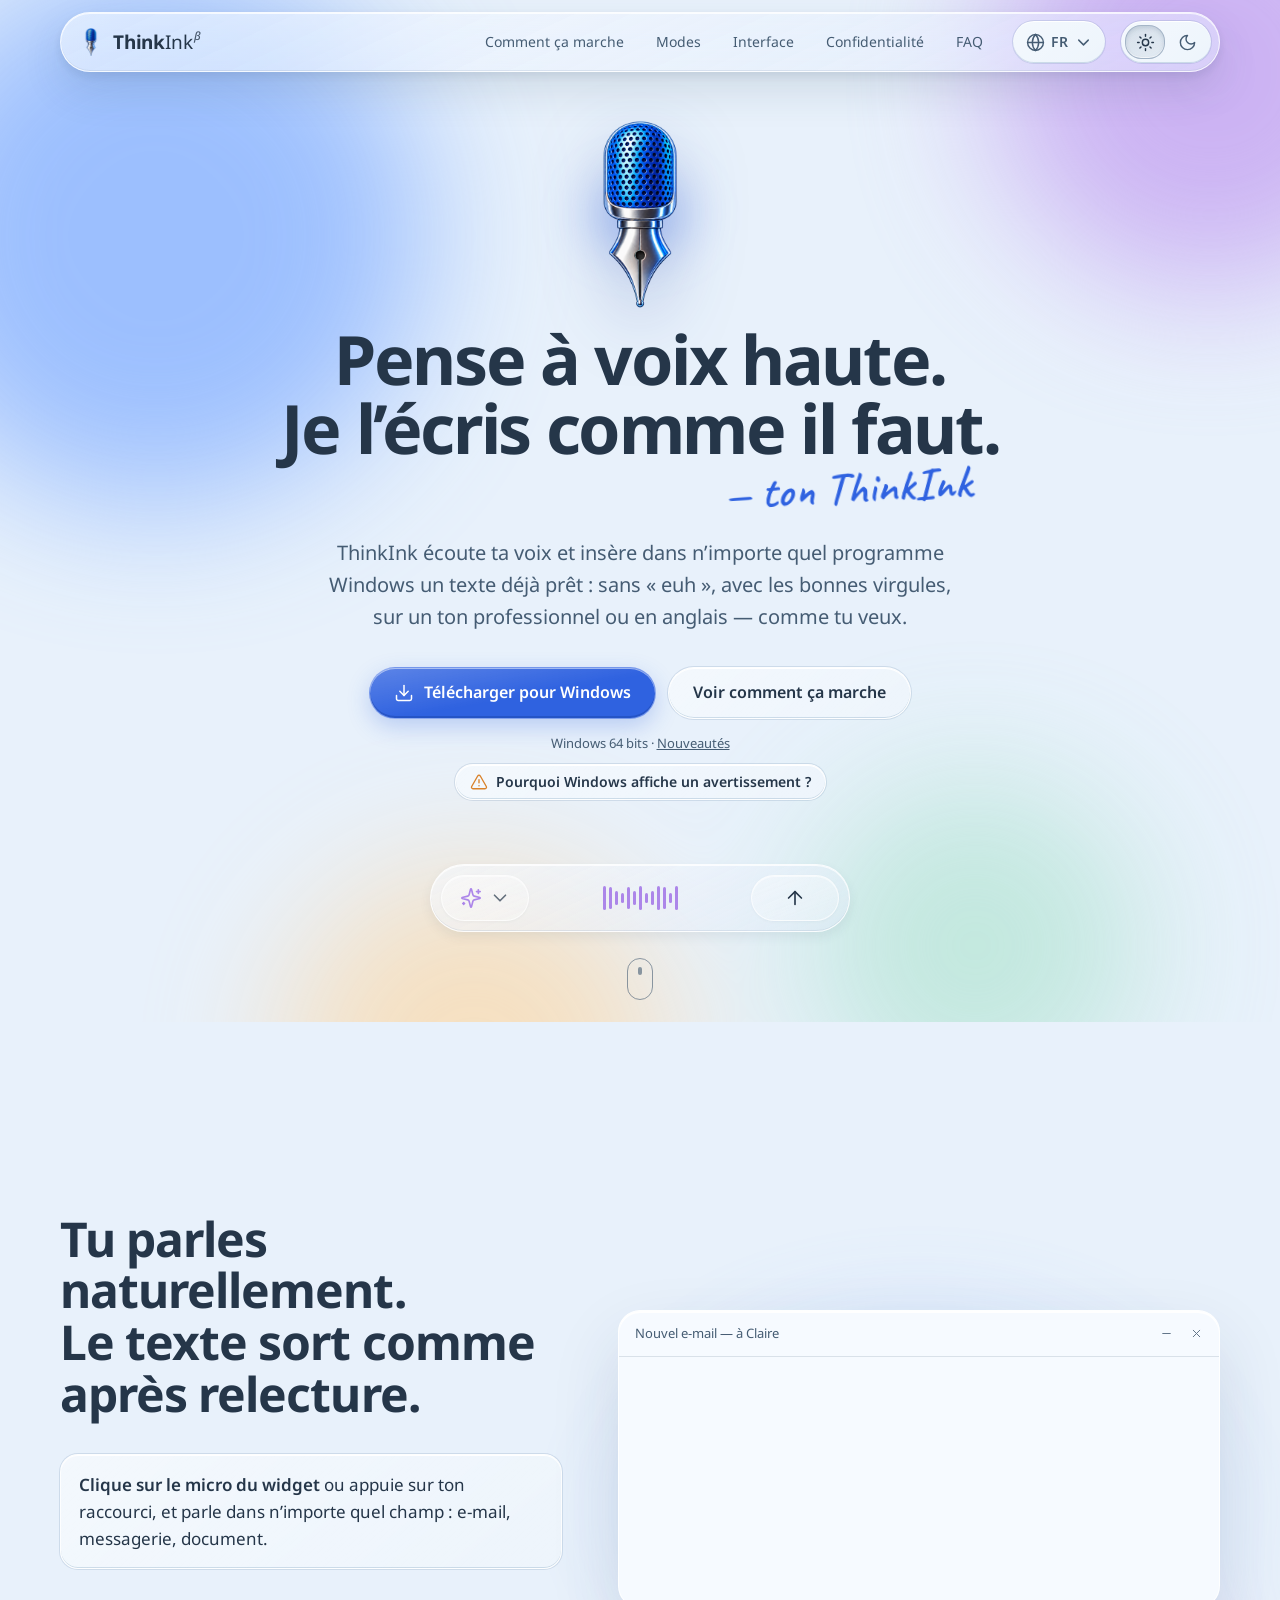
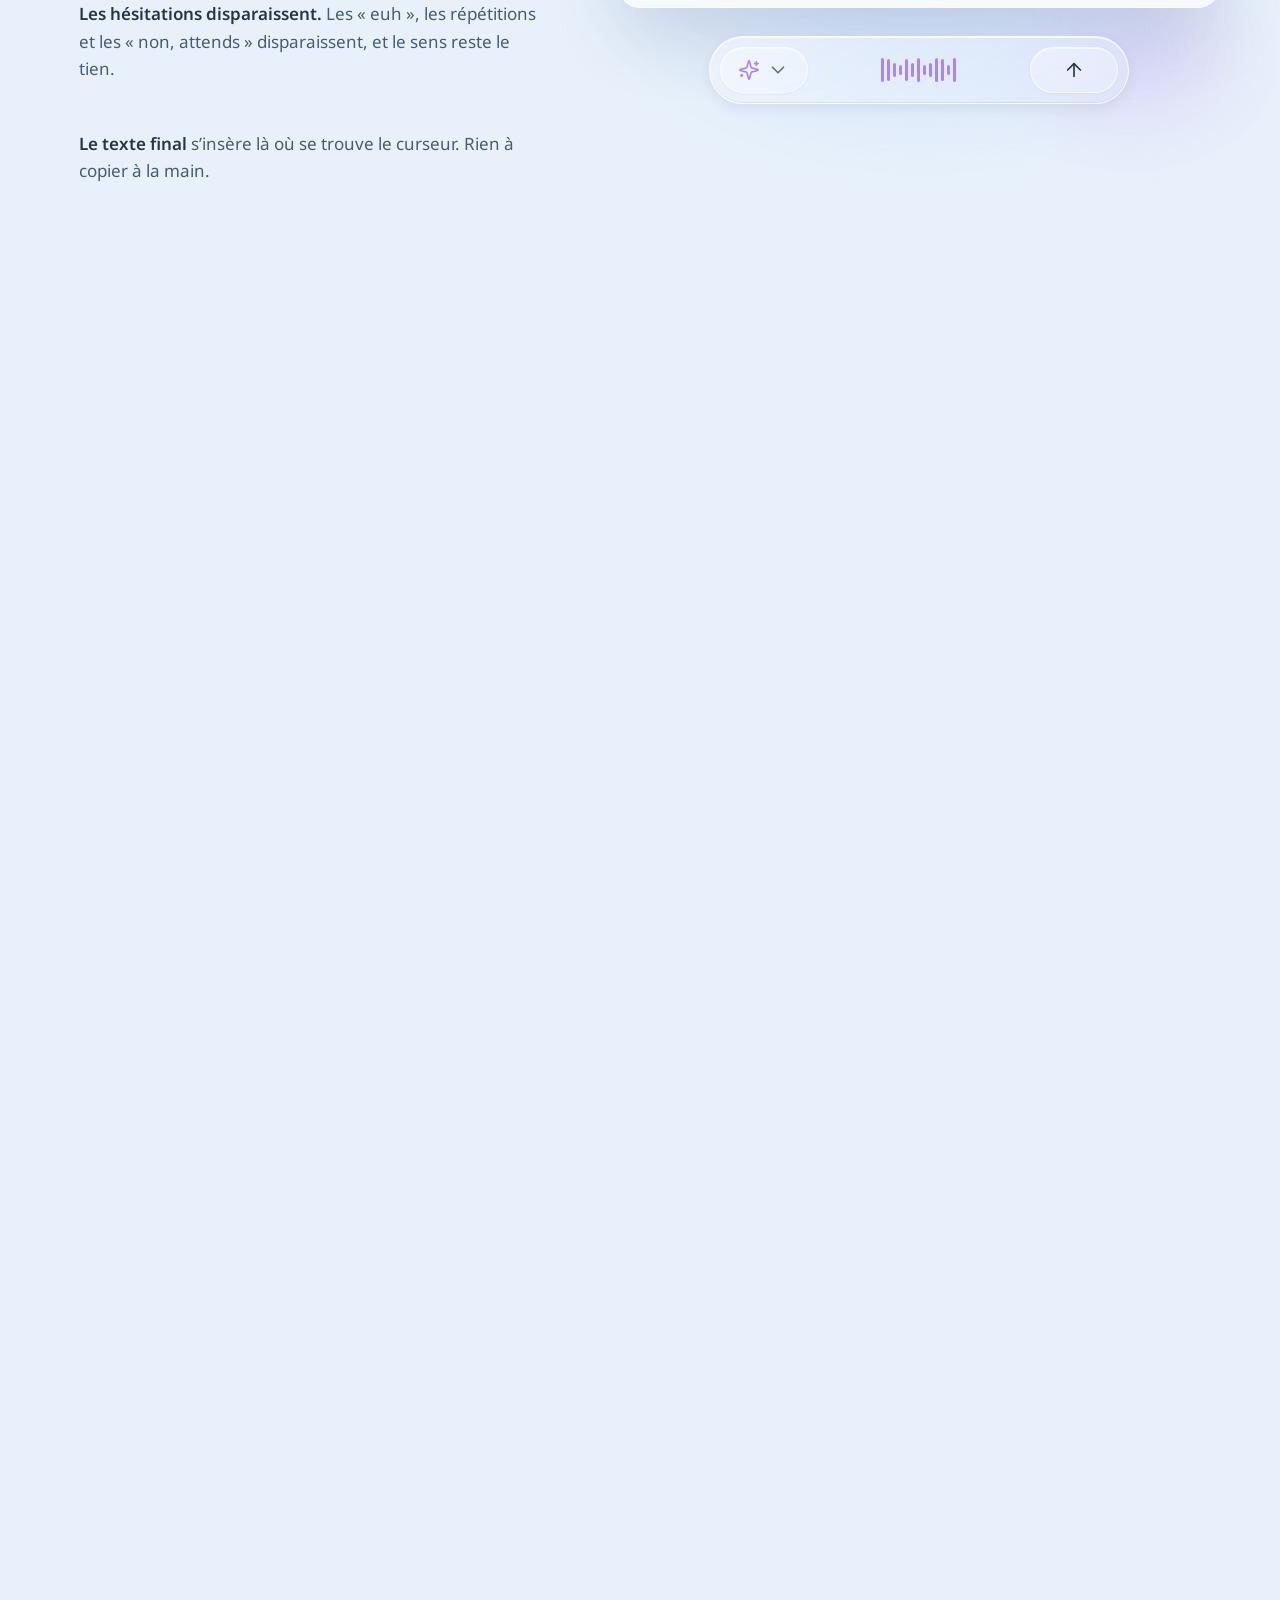
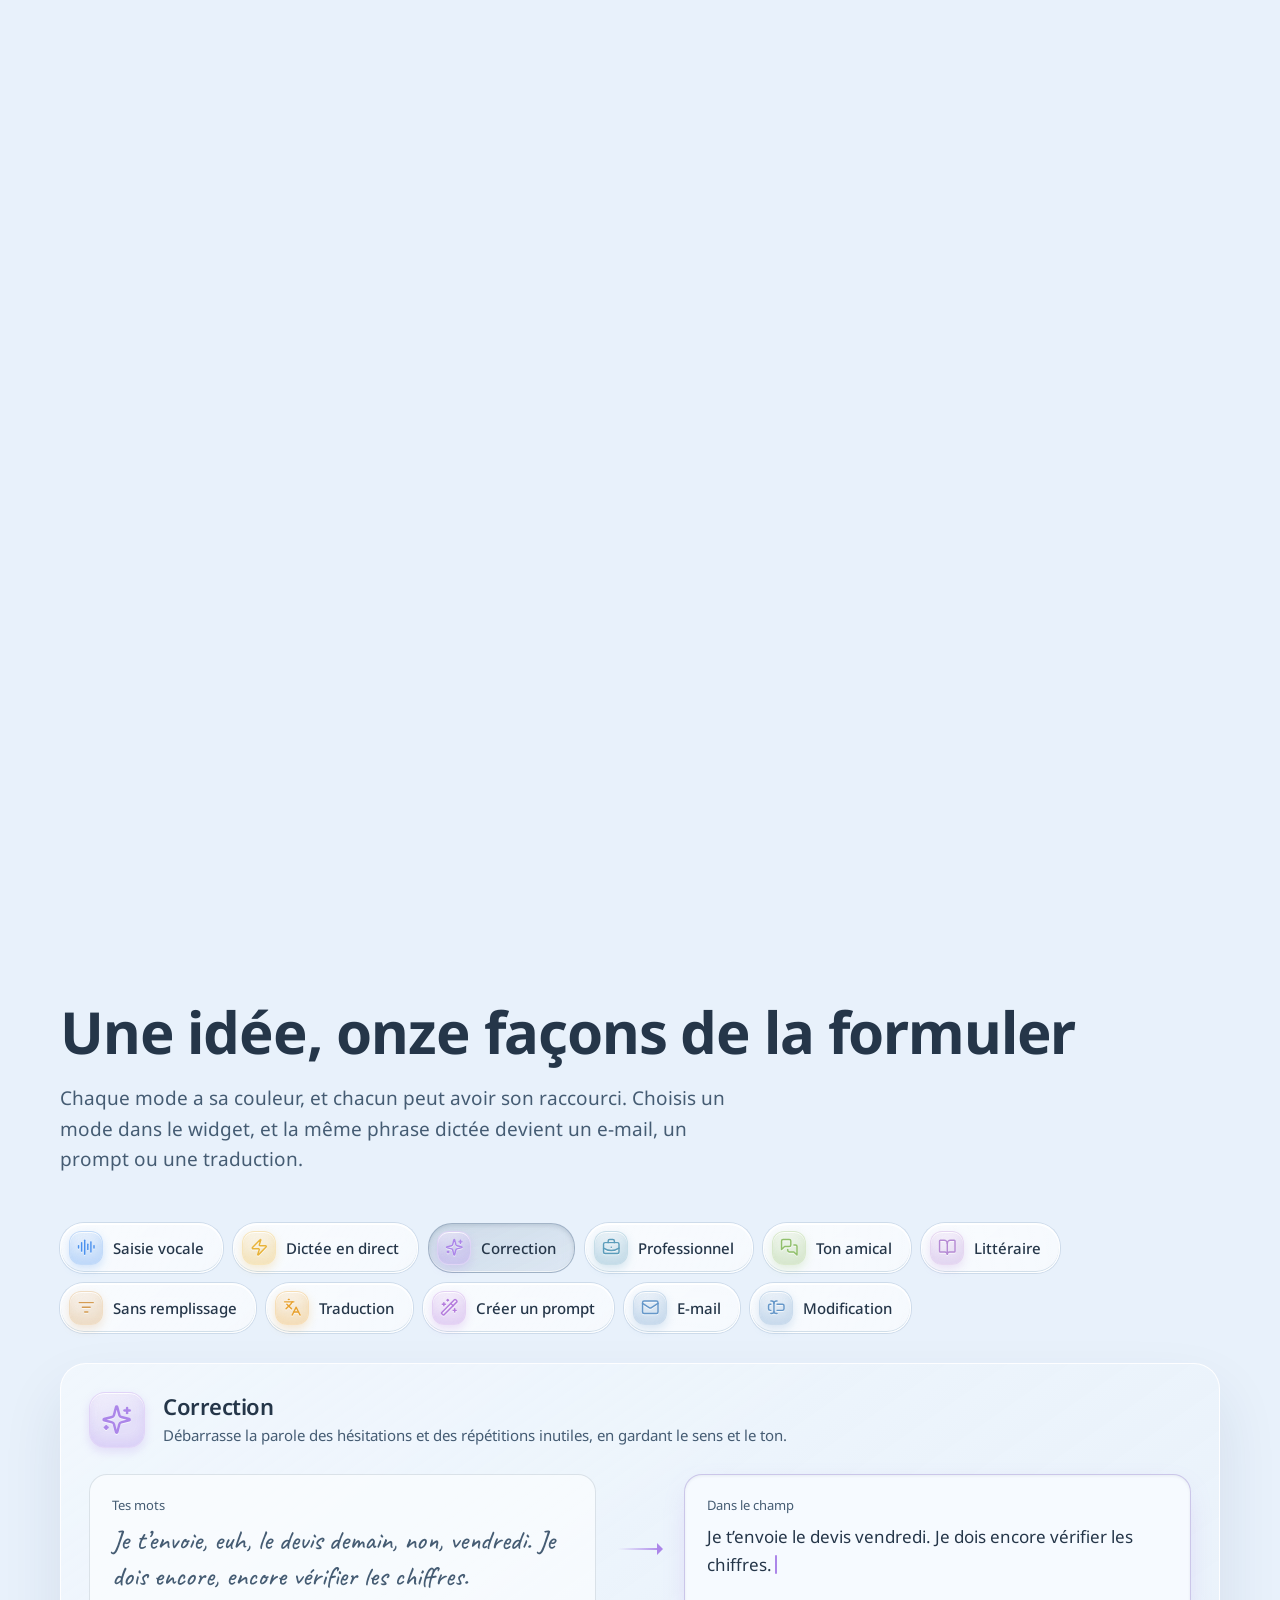
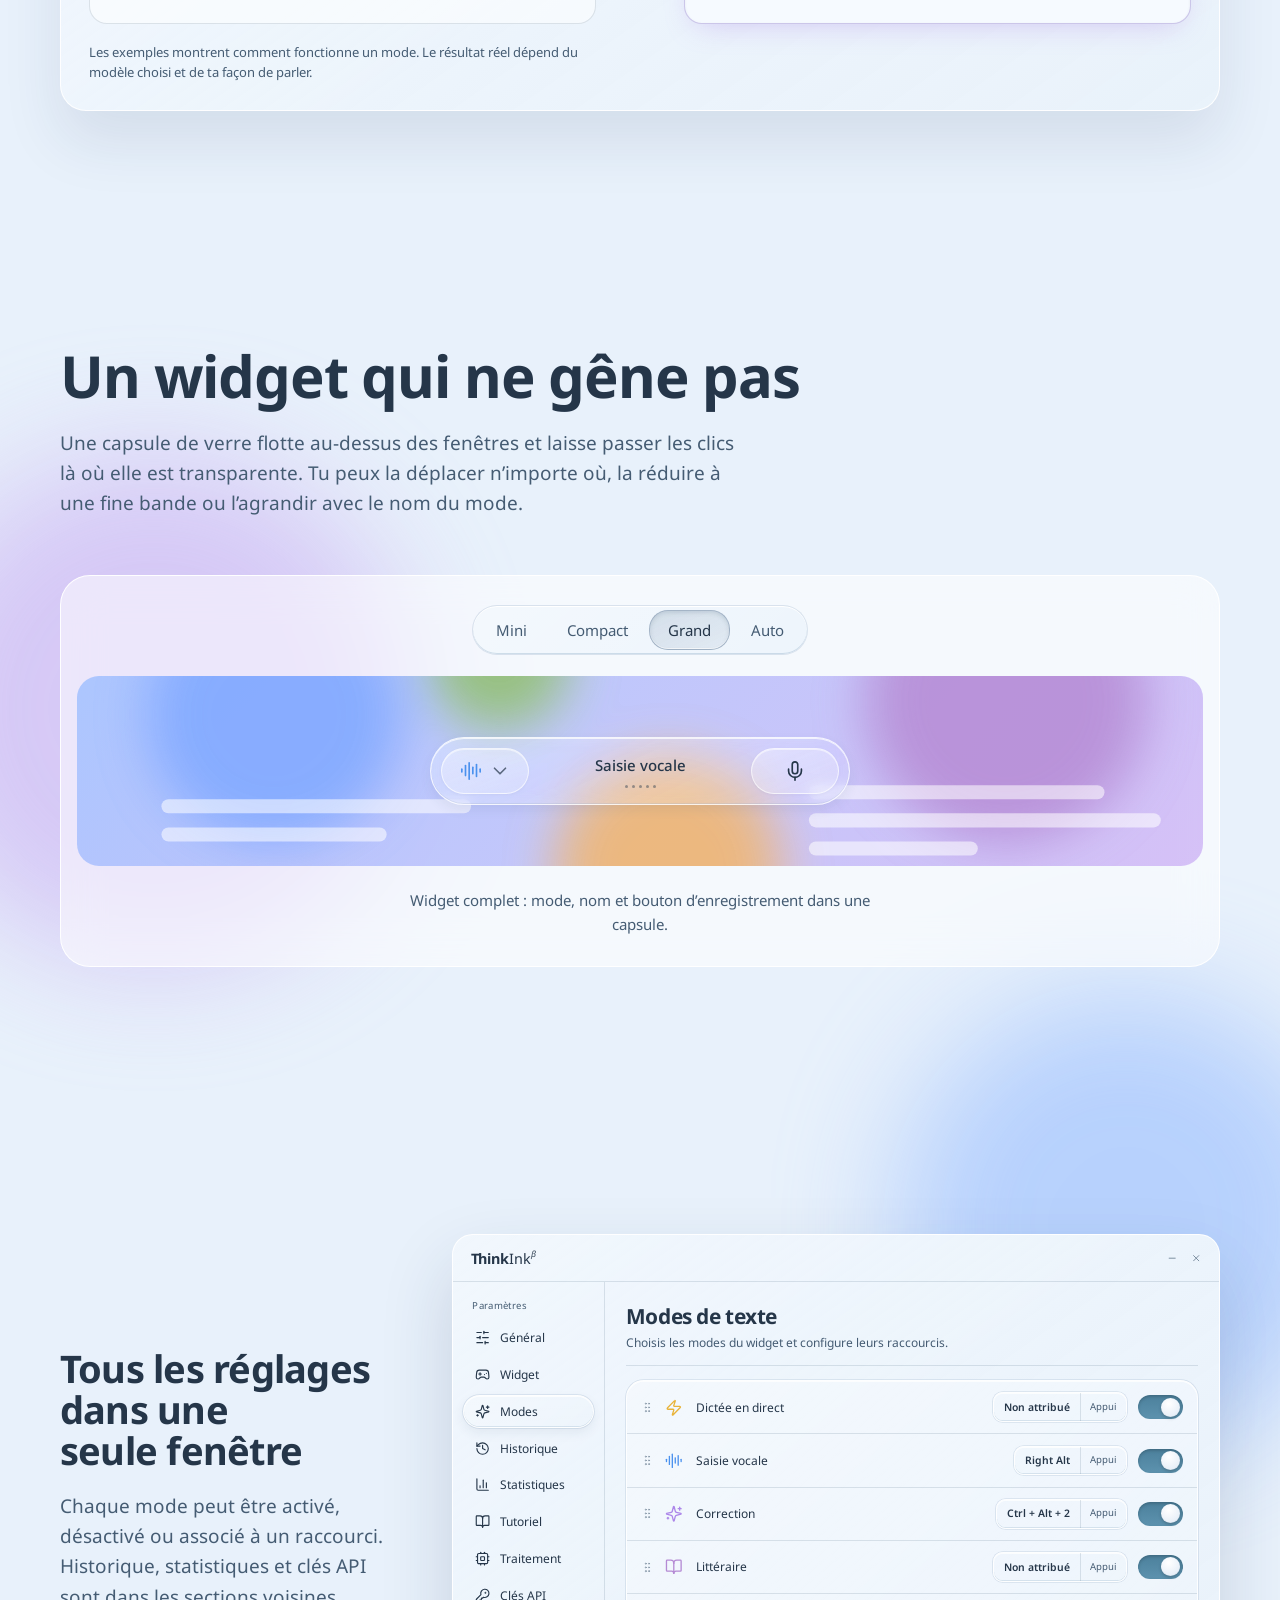
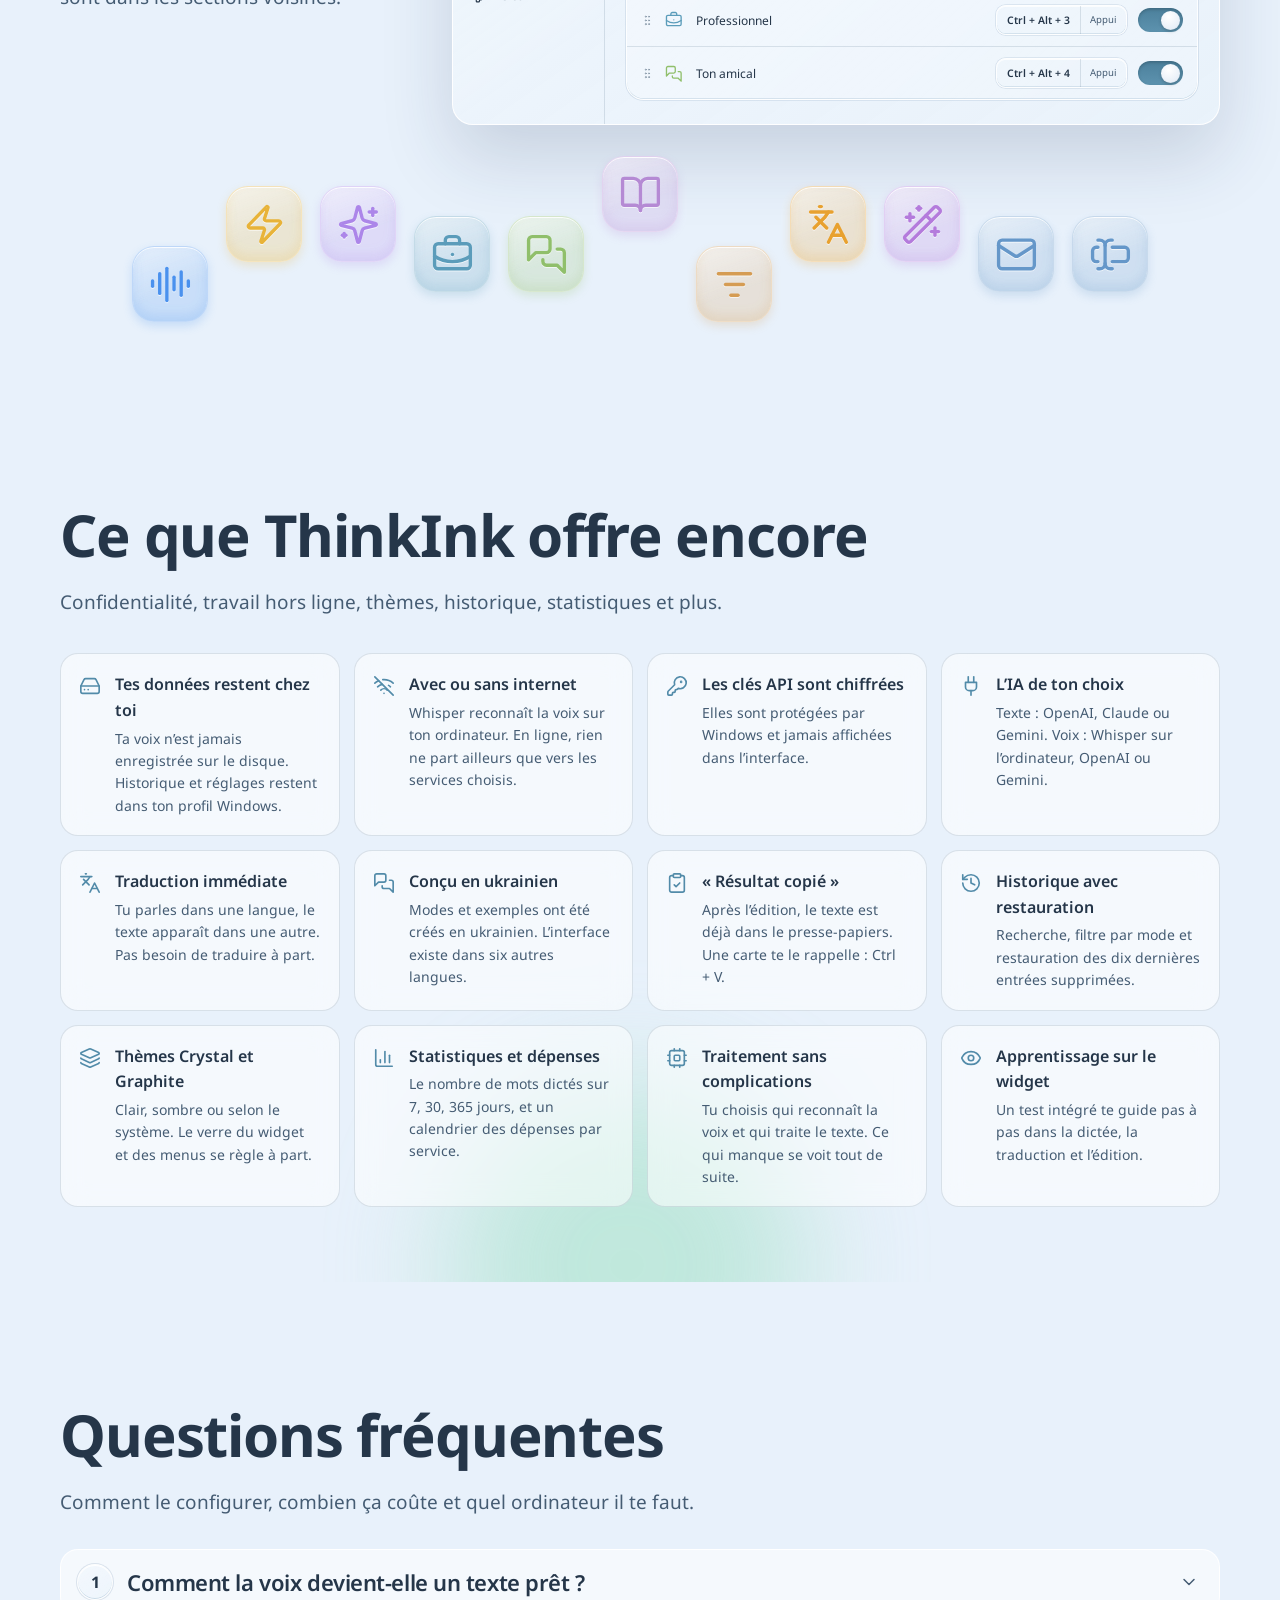
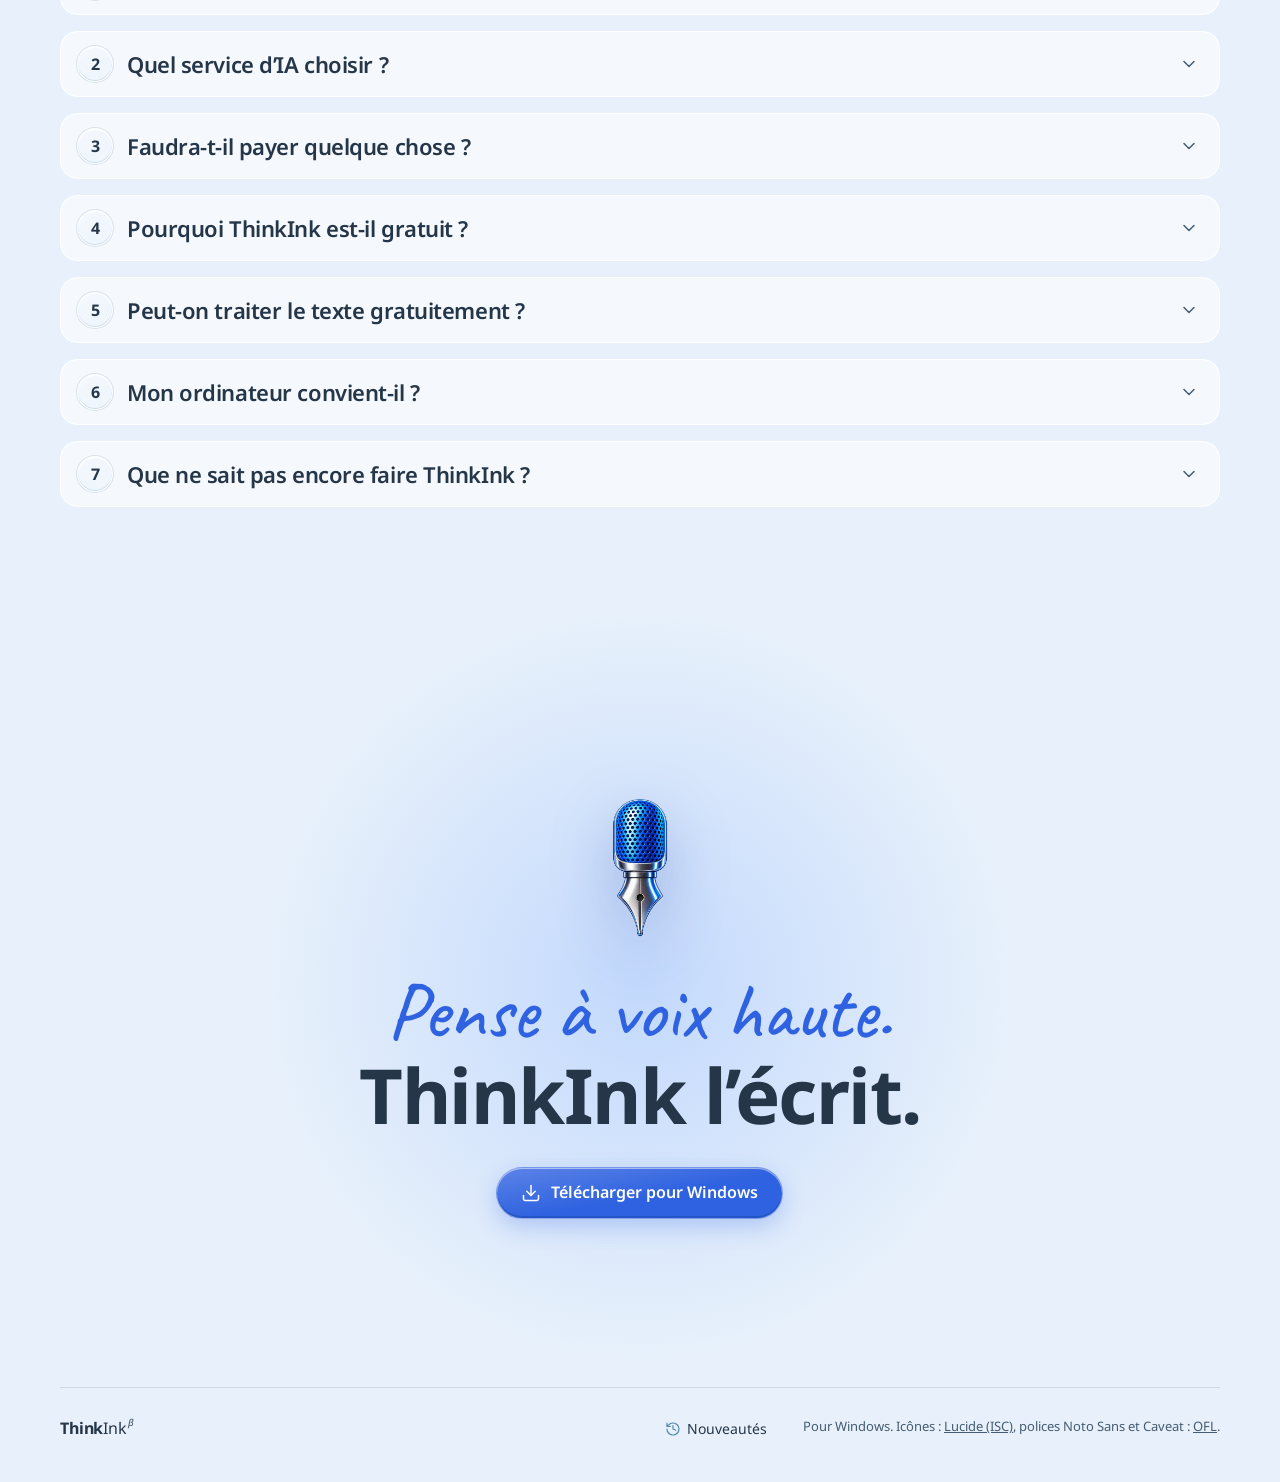
<file: fr/index.html>
<!doctype html>
<html lang="fr" data-theme="light">
<head>
<meta charset="utf-8">
<meta name="viewport" content="width=device-width, initial-scale=1">
<title>ThinkInk — pense à voix haute, je l’écris comme il faut</title>
<meta name="description" content="ThinkInk pour Windows&nbsp;: tu penses à voix haute, et un texte propre arrive dans le champ de saisie — corrigé, professionnel, traduit ou mis en forme comme un e-mail.">
<meta name="color-scheme" content="light dark">
<link rel="icon" href="../assets/brand/thinkink-64.png">
<meta property="og:type" content="website">
<meta property="og:site_name" content="ThinkInk">
<meta property="og:title" content="ThinkInk — pense à voix haute, je l’écris comme il faut">
<meta property="og:description" content="ThinkInk pour Windows&nbsp;: tu penses à voix haute, et un texte propre arrive dans le champ de saisie — corrigé, professionnel, traduit ou mis en forme comme un e-mail.">
<meta property="og:image" content="http://thinkink.com.ua/assets/brand/og-image.png">
<meta property="og:image:width" content="1200">
<meta property="og:image:height" content="630">
<meta name="twitter:card" content="summary_large_image">
<link rel="stylesheet" href="../styles.css">
<!-- i18n:links — адреси мовних версій; оновлює build-langs.cjs -->
<link rel="canonical" href="https://thinkink.com.ua/fr/">
<link rel="alternate" hreflang="uk" href="https://thinkink.com.ua/">
<link rel="alternate" hreflang="en" href="https://thinkink.com.ua/en/">
<link rel="alternate" hreflang="de" href="https://thinkink.com.ua/de/">
<link rel="alternate" hreflang="es" href="https://thinkink.com.ua/es/">
<link rel="alternate" hreflang="pl" href="https://thinkink.com.ua/pl/">
<link rel="alternate" hreflang="fr" href="https://thinkink.com.ua/fr/">
<link rel="alternate" hreflang="it" href="https://thinkink.com.ua/it/">
<link rel="alternate" hreflang="pt" href="https://thinkink.com.ua/pt/">
<link rel="alternate" hreflang="x-default" href="https://thinkink.com.ua/en/">
<!-- /i18n:links -->
<script>
  // Мова: на головній (українській) адресі — перехід на збережену мову або мову браузера.
  // Пошукових роботів не перенаправляємо, щоб вони бачили кожну мову за своєю адресою.
  try {
    if (document.documentElement.lang === 'uk' && /^\/(index\.html)?$/.test(location.pathname) && !/bot|crawl|spider|slurp|lighthouse/i.test(navigator.userAgent)) {
      const langs = ['en', 'uk', 'de', 'es', 'pl', 'fr', 'it', 'pt'];
      let pick = localStorage.getItem('ti-lang');
      if (!pick) {
        for (const l of navigator.languages || [navigator.language || '']) {
          const c = String(l).toLowerCase().slice(0, 2);
          if (langs.includes(c)) { pick = c; break; }
          if (c === 'ru' || c === 'be') { pick = 'uk'; break; }
        }
        if (!pick) pick = 'en';
      }
      if (pick && pick !== 'uk' && langs.includes(pick)) location.replace('/' + pick + '/' + location.hash);
    }
  } catch (e) {}
</script>
<script>
  // Тема застосовується до першого малювання, щоб не блимало. Лише світла або темна; за замовчуванням світла.
  try { if (localStorage.getItem('ti-theme') === 'dark') document.documentElement.dataset.theme = 'dark'; } catch (e) {}
</script>
</head>
<body>
<a class="skip" href="#main">Aller au contenu</a>

<header class="top" id="top">
  <a class="brand" href="#hero" aria-label="ThinkInk, retour en haut">
    <img src="../assets/brand/thinkink-64.png" alt="" width="28" height="28">
    <span class="wordmark"><b>Think</b>Ink<sup>β</sup></span>
  </a>
  <nav class="nav" aria-label="Sections">
    <a href="#scene">Comment ça marche</a>
    <a href="#modes">Modes</a>
    <a href="#interface">Interface</a>
    <a href="#privacy">Confidentialité</a>
    <a href="#faq">FAQ</a>
  </nav>
  <details class="lang" data-lang-menu>
    <summary aria-label="Langue du site"><svg data-icon="globe"></svg><span class="lang-code" data-lang-code>FR</span><svg class="lang-chev" data-icon="chevron-down"></svg></summary>
    <ul class="lang-list">
      <li><a href="/en/" hreflang="en" lang="en" data-lang="en">English</a></li>
      <li><a href="/" hreflang="uk" lang="uk" data-lang="uk">Українська</a></li>
      <li><a href="/de/" hreflang="de" lang="de" data-lang="de">Deutsch</a></li>
      <li><a href="/es/" hreflang="es" lang="es" data-lang="es">Español</a></li>
      <li><a href="/pl/" hreflang="pl" lang="pl" data-lang="pl">Polski</a></li>
      <li><a href="/fr/" hreflang="fr" lang="fr" data-lang="fr" aria-current="page">Français</a></li>
      <li><a href="/it/" hreflang="it" lang="it" data-lang="it">Italiano</a></li>
      <li><a href="/pt/" hreflang="pt" lang="pt-BR" data-lang="pt">Português</a></li>
    </ul>
  </details>
  <div class="theme" role="group" aria-label="Thème du site">
    <button type="button" data-set-theme="light" aria-label="Thème clair" aria-pressed="true"><svg data-icon="sun"></svg></button>
    <button type="button" data-set-theme="dark" aria-label="Thème sombre" aria-pressed="false"><svg data-icon="moon"></svg></button>
  </div>
  <a class="btn btn-primary top-dl" href="https://github.com/AndriyGusak/ThinkInk/releases/latest" data-download data-goatcounter-click="zavantazhennia-shapka"><svg data-icon="download"></svg><span>Télécharger</span></a>
</header>

<main id="main">

<!-- ГОЛОВНИЙ ЕКРАН -->
<section class="hero" id="hero" aria-labelledby="hero-title">
  <div class="aurora" aria-hidden="true"><i></i><i></i><i></i><i></i></div>
  <div class="hero-inner">
    <div class="logo-stage" aria-hidden="true">
      <img class="logo3d" src="../assets/brand/thinkink-512.png" alt="" width="512" height="512">
      <span class="logo-glow"></span>
    </div>
    <h1 id="hero-title" class="hero-title">
      <span class="spoken" aria-hidden="true">pense à voix haute</span>
      <span class="typed">Pense à voix haute.<br>Je l’écris comme il&nbsp;faut.</span>
    </h1>
    <p class="hero-sign">— ton ThinkInk</p>
    <p class="hero-lead">ThinkInk écoute ta voix et insère dans n’importe quel programme Windows un texte déjà prêt&nbsp;: sans «&nbsp;euh&nbsp;», avec les bonnes virgules, sur un ton professionnel ou en anglais — comme tu veux.</p>
    <div class="hero-actions">
      <a class="btn btn-primary" href="https://github.com/AndriyGusak/ThinkInk/releases/latest" data-download data-goatcounter-click="zavantazhennia"><svg data-icon="download"></svg>Télécharger pour Windows</a>
      <a class="btn" href="#scene">Voir comment ça marche</a>
    </div>
    <p class="dl-meta"><span class="dl-rel" hidden><span>Version</span> <span data-dl-v></span> · <span data-dl-mb></span>&nbsp;<span>Mo</span> · </span><span>Windows 64&nbsp;bits</span> · <a href="https://github.com/AndriyGusak/ThinkInk/releases">Nouveautés</a></p>
    <details class="dl-warn">
      <summary><svg class="ic-tri" viewBox="0 0 24 24" fill="none" stroke="currentColor" stroke-width="1.8" stroke-linecap="round" stroke-linejoin="round" aria-hidden="true"><path d="m21.73 18-8-14a2 2 0 0 0-3.48 0l-8 14A2 2 0 0 0 4 21h16a2 2 0 0 0 1.73-3"/><path d="M12 9v4"/><path d="M12 17h.01"/></svg><span>Pourquoi Windows affiche un avertissement&nbsp;?</span></summary>
      <div class="dl-pop">
        <p><b>Windows peut afficher «&nbsp;Éditeur inconnu&nbsp;».</b> Cela arrive avec les programmes sans certificat de développeur payant. Ce certificat coûte cher chaque année, et ThinkInk est gratuit, donc il n’en a pas.</p>
        <p><b>Comment installer&nbsp;:</b> dans la fenêtre Windows, clique sur «&nbsp;Informations complémentaires&nbsp;», puis sur «&nbsp;Exécuter quand même&nbsp;».</p>
        <p><b>D’où vient le fichier&nbsp;:</b> le bouton télécharge l’installateur depuis la page officielle de ThinkInk sur GitHub.</p>
      </div>
    </details>

    <div class="widget-demo" aria-hidden="true">
      <div class="widget" data-state="recording">
        <span class="w-btn w-mode"><svg data-icon="sparkles"></svg><svg class="chev" data-icon="chevron-down"></svg></span>
        <span class="w-center">
          <span class="w-name">Correction</span>
          <span class="w-wave"><i></i><i></i><i></i><i></i><i></i><i></i><i></i><i></i><i></i><i></i><i></i><i></i><i></i></span>
        </span>
        <span class="w-btn w-rec"><svg data-icon="arrow-up"></svg></span>
      </div>
    </div>
  </div>
  <a class="scroll-cue" href="#scene" aria-label="Faire défiler"><span></span></a>
</section>

<!-- СЦЕНА: ГОЛОС → ТЕКСТ (прив’язана до прокрутки) -->
<section class="scene" id="scene" aria-labelledby="scene-title">
  <div class="scene-sticky">
    <div class="scene-copy">
      <h2 id="scene-title">Tu parles naturellement.<br>Le texte sort comme après relecture.</h2>
      <ol class="scene-steps">
        <li data-step="0"><b>Clique sur le micro du widget</b> ou appuie sur ton raccourci, et parle dans n’importe quel champ&nbsp;: e-mail, messagerie, document.</li>
        <li data-step="1"><b>Les hésitations disparaissent.</b> Les «&nbsp;euh&nbsp;», les répétitions et les «&nbsp;non, attends&nbsp;» disparaissent, et le sens reste le tien.</li>
        <li data-step="2"><b>Le texte final</b> s’insère là où se trouve le curseur. Rien à copier à la main.</li>
      </ol>
    </div>

    <div class="scene-stage" aria-hidden="true">
      <div class="app-window">
        <div class="app-bar"><span>Nouvel e-mail — à Claire</span><span class="win-ctl"><svg data-icon="minus"></svg><svg data-icon="x"></svg></span></div>
        <div class="app-field">
          <div class="speech" id="speech"></div>
          <div class="result" id="result">Je t’envoie le devis vendredi. Je dois encore vérifier les chiffres. Le montant peut un peu changer.<span class="caret"></span></div>
        </div>
      </div>
      <div class="widget scene-widget" data-state="recording">
        <span class="w-btn w-mode"><svg data-icon="sparkles"></svg><svg class="chev" data-icon="chevron-down"></svg></span>
        <span class="w-center">
          <span class="w-name">Correction</span>
          <span class="w-wave"><i></i><i></i><i></i><i></i><i></i><i></i><i></i><i></i><i></i><i></i><i></i><i></i><i></i></span>
        </span>
        <span class="w-btn w-rec"><svg data-icon="arrow-up"></svg></span>
      </div>
    </div>
    <p class="sr-only">Exemple&nbsp;: dicté «&nbsp;Je t’envoie, euh, le devis demain, non, vendredi. Je dois encore, encore vérifier les chiffres. Le montant peut un peu changer.&nbsp;» Résultat&nbsp;: «&nbsp;Je t’envoie le devis vendredi. Je dois encore vérifier les chiffres. Le montant peut un peu changer.&nbsp;»</p>
  </div>
</section>

<!-- РЕЖИМИ -->
<section class="modes" id="modes" aria-labelledby="modes-title">
  <div class="wrap">
    <h2 id="modes-title">Une idée, onze façons de la formuler</h2>
    <p class="section-lead">Chaque mode a sa couleur, et chacun peut avoir son raccourci. Choisis un mode dans le widget, et la même phrase dictée devient un e-mail, un prompt ou une traduction.</p>

    <div class="mode-orbit" role="tablist" aria-label="Modes de ThinkInk" id="mode-list"></div>

    <div class="mode-panel" id="mode-panel" role="tabpanel" aria-live="polite">
      <div class="mp-head">
        <span class="mp-icon"><svg data-icon="sparkles" id="mp-icon"></svg></span>
        <div>
          <h3 id="mp-name">Correction</h3>
          <p id="mp-desc"></p>
        </div>
      </div>
      <div class="mp-body">
        <figure class="mp-col mp-said">
          <figcaption>Tes mots</figcaption>
          <p id="mp-said" class="hand"></p>
        </figure>
        <span class="mp-arrow" aria-hidden="true"></span>
        <figure class="mp-col mp-got">
          <figcaption id="mp-got-label">Dans le champ</figcaption>
          <p id="mp-got"></p>
        </figure>
      </div>
      <div class="edit-stage" id="edit-stage" aria-hidden="true">
        <div class="doc">
          <p class="doc-line" aria-hidden="true"><i style="--w:46"></i><i style="--w:14"></i><i style="--w:72"></i><i style="--w:30"></i><i style="--w:8"></i><i style="--w:58"></i><i style="--w:96"></i><i style="--w:22"></i><i style="--w:40"></i><i style="--w:64"></i><i style="--w:12"></i><i style="--w:52"></i><i style="--w:34"></i><i style="--w:80"></i><i style="--w:18"></i><i style="--w:44"></i><i style="--w:26"></i><i style="--w:70"></i><i style="--w:10"></i><i style="--w:48"></i><i style="--w:92"></i><i style="--w:16"></i><i style="--w:38"></i><i style="--w:60"></i><i style="--w:24"></i><i style="--w:84"></i><i style="--w:12"></i><i style="--w:50"></i><i style="--w:66"></i><i style="--w:20"></i><i style="--w:42"></i><i style="--w:8"></i><i style="--w:74"></i><i style="--w:32"></i></p>
          <p class="doc-text"><span class="sel" id="edit-before">Je voulais juste dire que, malheureusement, aujourd’hui je n’arrive vraiment pas à regarder le devis correctement, donc, si ça ne vous dérange pas, on pourrait peut-être reporter la discussion à vendredi.</span><span class="sel-after" id="edit-after">Sorry, I won’t get to the estimate today. Can we discuss it on Friday?</span></p>
          <p class="doc-line short" aria-hidden="true"><i style="--w:62"></i><i style="--w:20"></i><i style="--w:8"></i><i style="--w:88"></i><i style="--w:36"></i><i style="--w:54"></i><i style="--w:14"></i><i style="--w:30"></i></p>
        </div>
        <div class="voice-bubble"><svg data-icon="mic"></svg><span class="hand">Raccourcis et traduis en anglais</span></div>
        <div class="copied-toast"><svg data-icon="clipboard-check"></svg><span><b>Résultat copié</b>Colle avec Ctrl&nbsp;+&nbsp;V</span></div>
      </div>
      <p class="fine">Les exemples montrent comment fonctionne un mode. Le résultat réel dépend du modèle choisi et de ta façon de parler.</p>
    </div>
  </div>
</section>

<!-- ІНТЕРФЕЙС -->
<section class="iface" id="interface" aria-labelledby="iface-title">
  <div class="glass-field" aria-hidden="true"><i></i><i></i><i></i></div>
  <div class="wrap">
    <div class="screen">
    <h2 id="iface-title">Un widget qui ne gêne pas</h2>
    <p class="section-lead">Une capsule de verre flotte au-dessus des fenêtres et laisse passer les clics là où elle est transparente. Tu peux la déplacer n’importe où, la réduire à une fine bande ou l’agrandir avec le nom du mode.</p>

    <div class="sizes" role="group" aria-label="Aspect du widget au repos">
      <div class="size-switch">
        <button type="button" data-size="mini" aria-pressed="false">Mini</button>
        <button type="button" data-size="compact" aria-pressed="false">Compact</button>
        <button type="button" data-size="large" aria-pressed="true">Grand</button>
        <button type="button" data-size="auto" aria-pressed="false">Auto</button>
      </div>
      <div class="size-stage" aria-hidden="true">
        <div class="widget live-widget" data-size="large" data-state="idle" style="--w-accent:#4a91ee">
          <span class="w-btn w-mode"><svg data-icon="audio-lines"></svg><svg class="chev" data-icon="chevron-down"></svg></span>
          <span class="w-center"><span class="w-name">Saisie vocale</span><span class="w-grip"><i></i><i></i><i></i><i></i><i></i></span></span>
          <span class="w-btn w-rec"><svg data-icon="mic"></svg></span>
        </div>
      </div>
      <p class="size-note" id="size-note" aria-live="polite">Widget complet&nbsp;: mode, nom et bouton d’enregistrement dans une capsule.</p>
    </div>

    </div>

    <div class="screen split">
    <div class="split-copy">
      <h2>Tous les réglages dans une seule fenêtre</h2>
      <p class="section-lead">Chaque mode peut être activé, désactivé ou associé à un raccourci. Historique, statistiques et clés API sont dans les sections voisines.</p>
    </div>
    <div class="app-shot" aria-hidden="true">
      <div class="as-title"><span class="wordmark"><b>Think</b>Ink<sup>β</sup></span><span class="win-ctl"><svg data-icon="minus"></svg><svg data-icon="x"></svg></span></div>
      <div class="as-body">
        <nav class="as-nav">
          <small>Paramètres</small>
          <span><svg data-icon="sliders-horizontal"></svg>Général</span>
          <span><svg data-icon="gamepad-2"></svg>Widget</span>
          <span class="on"><svg data-icon="sparkles"></svg>Modes</span>
          <span><svg data-icon="history"></svg>Historique</span>
          <span><svg data-icon="chart-column"></svg>Statistiques</span>
          <span><svg data-icon="book-open"></svg>Tutoriel</span>
          <span><svg data-icon="cpu"></svg>Traitement</span>
          <span><svg data-icon="key-round"></svg>Clés API</span>
        </nav>
        <div class="as-main">
          <h3>Modes de texte</h3>
          <p>Choisis les modes du widget et configure leurs raccourcis.</p>
          <div class="as-list" id="as-list"></div>
        </div>
      </div>
    </div>

    <div class="icon-glass" id="icon-glass" aria-hidden="true"></div>
    </div>

    <div class="screen" id="privacy">
    <h2>Ce que ThinkInk offre encore</h2>
    <p class="section-lead">Confidentialité, travail hors ligne, thèmes, historique, statistiques et plus.</p>
    <ul class="details">
      <li><svg data-icon="hard-drive"></svg><div><b>Tes données restent chez toi</b>Ta voix n’est jamais enregistrée sur le disque. Historique et réglages restent dans ton profil Windows.</div></li>
      <li><svg data-icon="wifi-off"></svg><div><b>Avec ou sans internet</b>Whisper reconnaît la voix sur ton ordinateur. En ligne, rien ne part ailleurs que vers les services choisis.</div></li>
      <li><svg data-icon="key-round"></svg><div><b>Les clés API sont chiffrées</b>Elles sont protégées par Windows et jamais affichées dans l’interface.</div></li>
      <li><svg data-icon="plug"></svg><div><b>L’IA de ton choix</b>Texte&nbsp;: OpenAI, Claude ou Gemini. Voix&nbsp;: Whisper sur l’ordinateur, OpenAI ou Gemini.</div></li>
      <li><svg data-icon="languages"></svg><div><b>Traduction immédiate</b>Tu parles dans une langue, le texte apparaît dans une autre. Pas besoin de traduire à part.</div></li>
      <li><svg data-icon="messages-square"></svg><div><b>Conçu en ukrainien</b>Modes et exemples ont été créés en ukrainien. L’interface existe dans six autres langues.</div></li>
      <li><svg data-icon="clipboard-check"></svg><div><b>«&nbsp;Résultat copié&nbsp;»</b>Après l’édition, le texte est déjà dans le presse-papiers. Une carte te le rappelle&nbsp;: Ctrl + V.</div></li>
      <li><svg data-icon="history"></svg><div><b>Historique avec restauration</b>Recherche, filtre par mode et restauration des dix dernières entrées supprimées.</div></li>
      <li><svg data-icon="layers"></svg><div><b>Thèmes Crystal et Graphite</b>Clair, sombre ou selon le système. Le verre du widget et des menus se règle à part.</div></li>
      <li><svg data-icon="chart-column"></svg><div><b>Statistiques et dépenses</b>Le nombre de mots dictés sur 7, 30, 365 jours, et un calendrier des dépenses par service.</div></li>
      <li><svg data-icon="cpu"></svg><div><b>Traitement sans complications</b>Tu choisis qui reconnaît la voix et qui traite le texte. Ce qui manque se voit tout de suite.</div></li>
      <li><svg data-icon="eye"></svg><div><b>Apprentissage sur le widget</b>Un test intégré te guide pas à pas dans la dictée, la traduction et l’édition.</div></li>
    </ul>
    </div>
  </div>
</section>



<!-- ЧАСТІ ПИТАННЯ -->
<section class="faq" id="faq" aria-labelledby="faq-title">
  <div class="wrap">
    <h2 id="faq-title">Questions fréquentes</h2>
    <p class="section-lead">Comment le configurer, combien ça coûte et quel ordinateur il te faut.</p>

    <!-- 1 -->
    <details class="faq-q" id="faq-q0">
      <summary><h3><span class="faq-num">1</span>Comment la voix devient-elle un texte prêt&nbsp;?</h3><svg class="faq-chev" data-icon="chevron-down"></svg></summary>
      <div class="faq-body">
      <p class="faq-q-lead">En deux étapes. Pour chaque étape, tu choisis un service.</p>
      <div class="flow" aria-label="Voix, puis transcription, puis texte final">
        <div class="flow-step"><span class="gi" style="--c:#4a91ee"><svg data-icon="mic"></svg></span><span class="flow-text"><small>Étape 1</small><b>Voix → transcription</b><span>Écrit ce que tu as dit, mot pour mot</span></span></div>
        <svg class="flow-arrow" data-icon="arrow-right"></svg>
        <div class="flow-step"><span class="gi" style="--c:#90bf6b"><svg data-icon="sparkles"></svg></span><span class="flow-text"><small>Étape 2</small><b>Transcription → texte final</b><span>Retire les répétitions, hésitations, mots de remplissage, etc.</span></span></div>
      </div>

      <h4 class="faq-sub">Avec quoi connecter chaque étape</h4>
      <div class="faq-cards cols-3">
        <div class="faq-card">
          <div class="fc-head"><span class="gi" style="--c:#90bf6b"><svg data-icon="audio-lines"></svg></span><b>Whisper</b></div>
          <p>Reconnaissance vocale gratuite directement sur ton ordinateur, sans internet. ThinkInk la télécharge tout seul.</p>
          <ul class="fits">
            <li class="yes"><svg data-icon="check"></svg>Voix → transcription</li>
            <li class="no"><svg data-icon="x"></svg>Transcription → texte final</li>
          </ul>
        </div>
        <div class="faq-card">
          <div class="fc-head"><span class="gi" style="--c:#4a91ee"><svg data-icon="key-round"></svg></span><b>Clé API</b></div>
          <p>C’est comme un mot de passe pour un service d’IA&nbsp;: OpenAI, Anthropic (Claude) ou Gemini. Il se crée en quelques minutes sur le site du service. Indiqué plus bas ainsi&nbsp;: <span class="kb"><svg data-icon="key-round"></svg>API</span></p>
          <ul class="fits">
            <li class="yes"><svg data-icon="check"></svg>Voix → transcription <em>(OpenAI, Gemini)</em></li>
            <li class="yes"><svg data-icon="check"></svg>Transcription → texte final</li>
          </ul>
        </div>
        <div class="faq-card">
          <div class="fc-head"><span class="gi" style="--c:#ac86e9"><svg data-icon="user-round-check"></svg></span><b>Abonnement</b></div>
          <p>Ton compte payant ChatGPT ou Claude. Tu te connectes, tout simplement, sans clé. Indiqué plus bas ainsi&nbsp;: <span class="kb"><svg data-icon="user-round-check"></svg>compte</span></p>
          <ul class="fits">
            <li class="no"><svg data-icon="x"></svg>Voix → transcription</li>
            <li class="yes"><svg data-icon="check"></svg>Transcription → texte final</li>
          </ul>
        </div>
      </div>
    </div></details>

    <!-- 1 -->
    <details class="faq-q" id="faq-q1">
      <summary><h3><span class="faq-num">2</span>Quel service d’IA choisir&nbsp;?</h3><svg class="faq-chev" data-icon="chevron-down"></svg></summary>
      <div class="faq-body">

      <div class="faq-card faq-pick">
        <div class="fc-head"><span class="gi" style="--c:#4a91ee"><svg data-icon="badge-check"></svg></span><b>Mon conseil<small>Précis, rapide et abordable</small></b></div>
        <div class="route">
          <div class="route-step"><small><svg data-icon="mic"></svg>Voix → transcription</small><span class="opts"><span class="opt">Whisper <em>avec une carte graphique NVIDIA</em></span><span class="or">ou</span><span class="opt">OpenAI <span class="kb" title="avec une clé API" aria-label="avec une clé API"><svg data-icon="key-round"></svg>API</span></span></span></div>
          <svg class="route-arrow" data-icon="arrow-right"></svg>
          <div class="route-step"><small><svg data-icon="sparkles"></svg>Transcription → texte final</small><span class="opts"><span class="opt">OpenAI GPT-6.1 Terra <span class="kb" title="avec une clé API" aria-label="avec une clé API"><svg data-icon="key-round"></svg>API</span></span><span class="or">ou</span><span class="opt">Claude Sonnet&nbsp;5.5 <span class="kb" title="avec une clé API" aria-label="avec une clé API"><svg data-icon="key-round"></svg>API</span></span></span></div>
        </div>
        <p class="fc-note">Pourquoi&nbsp;: dans mes tests, GPT-6.1 Terra a appliqué tous les modes avec précision et n’a jamais répondu à une question au lieu de l’écrire. Claude Sonnet&nbsp;5.5 s’en est bien sortie aussi. Le traitement coûte ≈&nbsp;0,002–0,004&nbsp;$ par phrase.</p>
      </div>

      <div class="faq-cards cols-4">
        <div class="faq-card">
          <div class="fc-head"><span class="gi" style="--c:#ac86e9"><svg data-icon="target"></svg></span><b>Le plus précis</b></div>
          <dl class="mini-route">
            <div><dt><svg data-icon="mic"></svg>Voix → transcription</dt><dd><span class="opts"><span class="opt">Whisper Large&nbsp;v3</span><span class="or">ou</span><span class="opt">OpenAI <span class="kb" title="avec une clé API" aria-label="avec une clé API"><svg data-icon="key-round"></svg>API</span></span></span></dd></div>
            <div><dt><svg data-icon="sparkles"></svg>Transcription → texte</dt><dd><span class="opts"><span class="opt">Claude Opus&nbsp;5.5 <span class="kb" title="avec une clé API" aria-label="avec une clé API"><svg data-icon="key-round"></svg>API</span></span><span class="or">ou</span><span class="opt">OpenAI GPT-6.1 Sol <span class="kb" title="avec une clé API" aria-label="avec une clé API"><svg data-icon="key-round"></svg>API</span></span></span></dd></div>
          </dl>
          <p class="fc-price">≈ 0,004–0,007&nbsp;$ <small>par phrase</small></p>
          <p class="fc-note">≈ 150–300 phrases pour 1&nbsp;$. Tout autre modèle puissant avec une clé fonctionne bien aussi.</p>
        </div>
        <div class="faq-card">
          <div class="fc-head"><span class="gi" style="--c:#e8a12f"><svg data-icon="gauge"></svg></span><b>Le plus rapide</b></div>
          <dl class="mini-route">
            <div><dt><svg data-icon="mic"></svg>Voix → transcription</dt><dd><span class="opts"><span class="opt">Whisper <em>avec NVIDIA</em></span><span class="or">ou</span><span class="opt">OpenAI <span class="kb" title="avec une clé API" aria-label="avec une clé API"><svg data-icon="key-round"></svg>API</span></span></span></dd></div>
            <div><dt><svg data-icon="sparkles"></svg>Transcription → texte</dt><dd><span class="opts"><span class="opt">N’importe quel modèle <span class="kb" title="avec une clé API" aria-label="avec une clé API"><svg data-icon="key-round"></svg>API</span></span></span></dd></div>
          </dl>
          <div class="speed" aria-label="Combien de temps attendre le texte après l’enregistrement">
            <div class="speed-row"><span>Avec une clé</span><i style="--w:12%"></i><b>≈ 1&nbsp;s</b></div>
            <div class="speed-row"><span>Abonnement ChatGPT</span><i style="--w:100%"></i><b>5–10&nbsp;s</b></div>
          </div>
        </div>
        <div class="faq-card">
          <div class="fc-head"><span class="gi" style="--c:#5b9cba"><svg data-icon="wallet"></svg></span><b>Le moins cher</b></div>
          <dl class="mini-route">
            <div><dt><svg data-icon="mic"></svg>Voix → transcription</dt><dd><span class="opts"><span class="opt">Whisper <em>sur ton ordinateur</em></span></span></dd></div>
            <div><dt><svg data-icon="sparkles"></svg>Transcription → texte</dt><dd><span class="opts"><span class="opt">OpenAI GPT-6 Luna <span class="kb" title="avec une clé API" aria-label="avec une clé API"><svg data-icon="key-round"></svg>API</span></span></span></dd></div>
          </dl>
          <p class="fc-price">≈ 0,0002&nbsp;$ <small>par phrase</small></p>
          <p class="fc-note">≈ 5&nbsp;000 phrases pour 1&nbsp;$</p>
        </div>
        <div class="faq-card">
          <div class="fc-head"><span class="gi" style="--c:#90bf6b"><svg data-icon="gift"></svg></span><b>Gratuit</b></div>
          <dl class="mini-route">
            <div><dt><svg data-icon="mic"></svg>Voix → transcription</dt><dd><span class="opts"><span class="opt">Whisper <em>sur ton ordinateur</em></span><span class="or">ou</span><span class="opt">Gemini <span class="kb" title="avec une clé API" aria-label="avec une clé API"><svg data-icon="key-round"></svg>API</span> <em>(gratuit)</em></span></span></dd></div>
            <div><dt><svg data-icon="sparkles"></svg>Transcription → texte</dt><dd><span class="opts"><span class="opt">Gemini <span class="kb" title="avec une clé API" aria-label="avec une clé API"><svg data-icon="key-round"></svg>API</span> <em>(gratuit)</em></span></span></dd></div>
          </dl>
          <p class="fc-price">0&nbsp;$</p>
          <p class="fc-note">Les conditions de Gemini gratuit sont dans la question 5.</p>
        </div>
      </div>
      <p class="fine">Les conseils et la vitesse viennent de mes tests&nbsp;: plus de 150 essais de traitement de texte (les mêmes phrases dans différents modes et modèles). Les prix sont une estimation selon les tarifs des services au 1er&nbsp;novembre 2026.</p>
    </div></details>

    <!-- 2 -->
    <details class="faq-q" id="faq-q2">
      <summary><h3><span class="faq-num">3</span>Faudra-t-il payer quelque chose&nbsp;?</h3><svg class="faq-chev" data-icon="chevron-down"></svg></summary>
      <div class="faq-body">
      <p class="faq-q-lead">ThinkInk lui-même est gratuit. Tu paies seulement le service d’IA, et pas toujours.</p>
      <div class="faq-cards cols-3">
        <div class="faq-card">
          <div class="fc-head"><span class="gi" style="--c:#90bf6b"><svg data-icon="gift"></svg></span><b>Gratuit</b></div>
          <p class="fc-price">0&nbsp;$</p>
          <dl class="mini-route">
            <div><dt><svg data-icon="mic"></svg>Voix → transcription</dt><dd><span class="opts"><span class="opt">Whisper <em>sur ton ordinateur</em></span><span class="or">ou</span><span class="opt">Gemini <span class="kb" title="avec une clé API" aria-label="avec une clé API"><svg data-icon="key-round"></svg>API</span> <em>(gratuit)</em></span></span></dd></div>
            <div><dt><svg data-icon="sparkles"></svg>Transcription → texte</dt><dd><span class="opts"><span class="opt">Gemini <span class="kb" title="avec une clé API" aria-label="avec une clé API"><svg data-icon="key-round"></svg>API</span> <em>(gratuit)</em></span></span></dd></div>
          </dl>
          <p class="fc-note">Juste la dictée, sans traitement&nbsp;? Whisper suffit, pas besoin de clé.</p>
        </div>
        <div class="faq-card">
          <div class="fc-head"><span class="gi" style="--c:#ac86e9"><svg data-icon="user-round-check"></svg></span><b>Abonnement déjà actif</b></div>
          <p class="fc-price">Sans frais en plus</p>
          <dl class="mini-route">
            <div><dt><svg data-icon="mic"></svg>Voix → transcription</dt><dd><span class="opts"><span class="opt">Whisper <em>sur ton ordinateur</em></span></span></dd></div>
            <div><dt><svg data-icon="sparkles"></svg>Transcription → texte</dt><dd><span class="opts"><span class="opt">ChatGPT <span class="kb" title="connexion au compte" aria-label="connexion au compte"><svg data-icon="user-round-check"></svg>compte</span></span><span class="or">ou</span><span class="opt">Claude Code <span class="kb" title="connexion au compte" aria-label="connexion au compte"><svg data-icon="user-round-check"></svg>compte</span></span></span></dd></div>
          </dl>
          <p class="fc-note">Dans les limites de ton forfait. Pour Claude, il faut le programme Claude Code.</p>
        </div>
        <div class="faq-card">
          <div class="fc-head"><span class="gi" style="--c:#4a91ee"><svg data-icon="credit-card"></svg></span><b>Clé payante</b></div>
          <p class="fc-price">&lt;&nbsp;0,01&nbsp;$ <small>par phrase</small></p>
          <dl class="mini-route">
            <div><dt><svg data-icon="mic"></svg>Voix → transcription</dt><dd><span class="opts"><span class="opt">Whisper <em>sur ton ordinateur</em></span><span class="or">ou</span><span class="opt">OpenAI <span class="kb" title="avec une clé API" aria-label="avec une clé API"><svg data-icon="key-round"></svg>API</span></span></span></dd></div>
            <div><dt><svg data-icon="sparkles"></svg>Transcription → texte</dt><dd><span class="opts"><span class="opt">OpenAI <span class="kb" title="avec une clé API" aria-label="avec une clé API"><svg data-icon="key-round"></svg>API</span></span><span class="or">ou</span><span class="opt">Claude <span class="kb" title="avec une clé API" aria-label="avec une clé API"><svg data-icon="key-round"></svg>API</span></span><span class="or">ou</span><span class="opt">Gemini <span class="kb" title="avec une clé API" aria-label="avec une clé API"><svg data-icon="key-round"></svg>API</span></span></span></dd></div>
          </dl>
          <p class="fc-note">Tu paies seulement ce que tu utilises. La voix via OpenAI coûte jusqu’à 0,006&nbsp;$ par minute. Les dépenses s’affichent dans la section «&nbsp;Dépenses&nbsp;».</p>
        </div>
      </div>
      <p class="fine">Les prix sont une estimation selon les tarifs des services au 1er&nbsp;novembre 2026.</p>
    </div></details>

    <!-- 4: чому безкоштовно -->
    <details class="faq-q" id="faq-qfree">
      <summary><h3><span class="faq-num">4</span>Pourquoi ThinkInk est-il gratuit&nbsp;?</h3><svg class="faq-chev" data-icon="chevron-down"></svg></summary>
      <div class="faq-body">
      <div class="faq-card faq-story">
        <div class="fc-head"><span class="gi" style="--c:#ac86e9"><svg data-icon="heart"></svg></span><b>Créé par une seule personne</b></div>
        <p>J’ai créé ThinkInk pour moi, ma famille et mes amis. J’ai peaufiné chaque détail et je l’ai testé dans toutes les façons possibles de l’utiliser. Je trouve le programme vraiment pratique, alors je veux le partager avec tout le monde. Je serai content s’il t’aide dans ton travail ou tes échanges au quotidien.</p>
        <p>Si ThinkInk te plaît, je serai reconnaissant pour ton avis. Et si tu le peux, pour ton soutien aussi.</p>
        <ul class="fits">
          <li class="yes"><svg data-icon="check"></svg>Pour l’instant, le programme est entièrement gratuit</li>
          <li class="yes"><svg data-icon="message-square-heart"></svg>Les avis et le soutien aident à l’améliorer</li>
          <li><svg data-icon="info"></svg>Des modes ou fonctions payants pourront apparaître plus tard</li>
        </ul>
      </div>
    </div></details>

    <!-- 3 -->
    <details class="faq-q" id="faq-q3">
      <summary><h3><span class="faq-num">5</span>Peut-on traiter le texte gratuitement&nbsp;?</h3><svg class="faq-chev" data-icon="chevron-down"></svg></summary>
      <div class="faq-body">
      <p class="faq-q-lead">Il te faut seulement une clé Gemini gratuite. L’abonnement Google AI ne convient pas&nbsp;: Google ne l’autorise pas dans d’autres programmes.</p>
      <ol class="faq-steps">
        <li><span class="gi" style="--c:#4a91ee"><svg data-icon="globe"></svg></span><span><small>Étape 1</small>Ouvre <a href="https://aistudio.google.com/api-keys" rel="noopener" target="_blank">Google AI Studio</a> et connecte-toi avec ton compte Google.</span></li>
        <li><span class="gi" style="--c:#4a91ee"><svg data-icon="key-round"></svg></span><span><small>Étape 2</small>Crée une clé. N’active pas la facturation.</span></li>
        <li><span class="gi" style="--c:#4a91ee"><svg data-icon="clipboard-paste"></svg></span><span><small>Étape 3</small>Colle la clé dans ThinkInk, dans la section «&nbsp;Clés API&nbsp;».</span></li>
      </ol>
      <h4 class="faq-sub">À savoir sur Gemini gratuit</h4>
      <ul class="faq-facts">
        <li><svg data-icon="eye"></svg><span>Google peut utiliser tes textes, et des personnes peuvent les lire.</span></li>
        <li><svg data-icon="globe"></svg><span>Dans l’UE, au Royaume-Uni et en Suisse, il faut la version payante.</span></li>
        <li><svg data-icon="timer"></svg><span>Il y a une limite de requêtes par jour.</span></li>
        <li><svg data-icon="zap-off"></svg><span>La dictée en direct ne fonctionne pas avec Gemini.</span></li>
      </ul>
    </div></details>

    <!-- 4 -->
    <details class="faq-q" id="faq-q4">
      <summary><h3><span class="faq-num">6</span>Mon ordinateur convient-il&nbsp;?</h3><svg class="faq-chev" data-icon="chevron-down"></svg></summary>
      <div class="faq-body">
      <div class="faq-cards cols-2">
        <div class="faq-card">
          <div class="fc-head"><span class="gi" style="--c:#90bf6b"><svg data-icon="laptop"></svg></span><b>Whisper sur ton ordinateur<small>Reconnaît la voix sans internet</small></b></div>
          <dl class="specs">
            <div><dt><svg data-icon="monitor"></svg>Système</dt><dd>Windows 64&nbsp;bits</dd></div>
            <div><dt><svg data-icon="cpu"></svg>Carte graphique</dt><dd>Le plus rapide avec NVIDIA. Fonctionne aussi sans, mais plus lentement.</dd></div>
            <div><dt><svg data-icon="memory-stick"></svg>Mémoire</dt><dd>De 1&nbsp;Go libre (Small) à 4,7&nbsp;Go (Large&nbsp;v3)</dd></div>
            <div><dt><svg data-icon="hard-drive"></svg>Espace disque</dt><dd>De 0,5 à 3,1&nbsp;Go selon le modèle</dd></div>
            <div><dt><svg data-icon="wifi"></svg>Internet</dt><dd>Seulement pour télécharger le modèle</dd></div>
          </dl>
          <div class="models" aria-label="Modèles Whisper et espace disque">
            <span><b>Small</b>0,5&nbsp;Go</span><span><b>Medium</b>1,5&nbsp;Go</span><span><b>Large&nbsp;v3 Turbo</b>1,6&nbsp;Go</span><span><b>Large&nbsp;v3</b>3,1&nbsp;Go</span>
          </div>
          <div class="models-scale" aria-hidden="true"><span>plus rapide</span><span>plus précis</span></div>
        </div>
        <div class="faq-card">
          <div class="fc-head"><span class="gi" style="--c:#4a91ee"><svg data-icon="cloud"></svg></span><b>Par internet (API)<small>Un service d’IA traite la voix et le texte</small></b></div>
          <dl class="specs">
            <div><dt><svg data-icon="monitor"></svg>Système</dt><dd>Windows 64&nbsp;bits</dd></div>
            <div><dt><svg data-icon="cpu"></svg>Carte graphique</dt><dd>Pas nécessaire</dd></div>
            <div><dt><svg data-icon="memory-stick"></svg>Mémoire</dt><dd>Pas nécessaire pour un modèle</dd></div>
            <div><dt><svg data-icon="hard-drive"></svg>Espace disque</dt><dd>Pas de modèle nécessaire</dd></div>
            <div><dt><svg data-icon="wifi"></svg>Internet</dt><dd>Nécessaire en permanence</dd></div>
          </dl>
                  </div>
      </div>
      <p class="fine">Les chiffres de mémoire sont approximatifs et viennent des développeurs de Whisper pour ordinateur (whisper.cpp).</p>
    </div></details>

    <!-- 7: обмеження -->
    <details class="faq-q" id="faq-limits">
      <summary><h3><span class="faq-num">7</span>Que ne sait pas encore faire ThinkInk&nbsp;?</h3><svg class="faq-chev" data-icon="chevron-down"></svg></summary>
      <div class="faq-body">
      <ul class="faq-facts">
        <li><svg data-icon="badge-check"></svg><span>C’est une version de test β, uniquement pour Windows 64 bits.</span></li>
        <li><svg data-icon="clock"></svg><span>Claude par abonnement passe par Claude Code installé chez toi et répond plus lentement qu’avec une clé Anthropic. Gemini se connecte uniquement avec une clé API.</span></li>
        <li><svg data-icon="wallet"></svg><span>Les dépenses exactes d’OpenAI et d’Anthropic s’affichent avec une clé d’administration. Pour Gemini, ou sans cette clé, ThinkInk affiche une estimation.</span></li>
        <li><svg data-icon="zap-off"></svg><span>La dictée en direct fonctionne avec Whisper ou OpenAI, pas avec Gemini.</span></li>
        <li><svg data-icon="clipboard-paste"></svg><span>Certains programmes lancés avec des droits élevés refusent le collage automatique&nbsp;: tu peux alors copier le texte depuis l’historique.</span></li>
        <li><svg data-icon="timer"></svg><span>Un enregistrement&nbsp;: jusqu’à 15&nbsp;minutes.</span></li>
      </ul>
    </div></details>
  </div>
</section>

<!-- ФІНАЛ -->
<section class="final" id="final" aria-labelledby="final-title">
  <div class="final-inner">
    <img src="../assets/brand/thinkink-512.png" alt="" width="160" height="160" class="final-logo">
    <h2 id="final-title"><span class="hand">Pense à voix haute.</span> ThinkInk l’écrit.</h2>
    <a class="btn btn-primary" href="https://github.com/AndriyGusak/ThinkInk/releases/latest" data-download data-goatcounter-click="zavantazhennia-final"><svg data-icon="download"></svg>Télécharger pour Windows</a>
  </div>
</section>

</main>

<footer class="foot">
  <span class="wordmark"><b>Think</b>Ink<sup>β</sup></span>
  <nav class="foot-links" aria-label="Liens"><a href="https://github.com/AndriyGusak/ThinkInk/releases"><svg data-icon="history"></svg>Nouveautés</a></nav>
  <span>Pour Windows. Icônes&nbsp;: <a href="../assets/Lucide.txt">Lucide (ISC)</a>, polices Noto Sans et Caveat&nbsp;: <a href="../assets/fonts/NotoSans-OFL.txt">OFL</a>.</span>
</footer>

<script src="../icons.js"></script>
<script>window.TI_I18N = {"Голосове введення":"Saisie vocale","Перетворює мовлення на текст без додаткового редагування.":"Transforme la parole en texte sans modification supplémentaire.","Треба купити молоко, хліб і яблука. Магазин біля дому закривається о дев’ятій.":"Il faut acheter du lait, du pain et des pommes. Le magasin d’en bas ferme à neuf heures.","Миттєве диктування":"Dictée en direct","Не призначено":"Non attribué","Вставляє текст просто під час диктування, без адаптації.":"Insère le texte pendant que tu dictes, sans le retravailler.","Пишу звіт за жовтень, перший розділ про продажі…":"J’écris le rapport d’octobre, première partie sur les ventes…","Виправлення":"Correction","Очищає усне мовлення від затинань і зайвих повторів, зберігаючи зміст і тон.":"Débarrasse la parole des hésitations et des répétitions inutiles, en gardant le sens et le ton.","Я, е-е, надішлю тобі кошторис завтра, ні, у п’ятницю. Треба ще, ще перевірити цифри.":"Je t’envoie, euh, le devis demain, non, vendredi. Je dois encore, encore vérifier les chiffres.","Я надішлю тобі кошторис у п’ятницю. Треба ще перевірити цифри.":"Je t’envoie le devis vendredi. Je dois encore vérifier les chiffres.","Діловий":"Professionnel","Переписує текст у чіткому діловому тоні, зберігаючи факти й намір.":"Réécrit le texte sur un ton professionnel clair, en gardant les faits et l’intention.","Я не встигаю глянути кошторис сьогодні. Давайте перенесемо обговорення на п’ятницю.":"Je n’ai pas le temps de jeter un œil au devis aujourd’hui. On décale la discussion à vendredi.","Я не встигаю переглянути кошторис сьогодні. Пропоную перенести обговорення на п’ятницю.":"Je ne pourrai pas examiner le devis aujourd’hui. Je propose de reporter la discussion à vendredi.","Дружній тон":"Ton amical","Робить формулювання простішими й дружнішими, зберігаючи зміст.":"Rend la formulation plus simple et plus amicale, en gardant le sens.","Прошу повідомити, чи матимете ви можливість переглянути кошторис до п’ятниці.":"Je vous prie de bien vouloir m’indiquer si vous aurez la possibilité d’examiner le devis avant vendredi.","Підкажіть, будь ласка, чи зможете переглянути кошторис до п’ятниці.":"Tu peux me dire si tu auras le temps de regarder le devis avant vendredi ?","Літературний":"Littéraire","Надає тексту літературних формулювань, зберігаючи зміст і тон.":"Donne au texte une formulation littéraire en gardant le sens et le ton.","Ну короче вчора ми ходили в парк, і там було так класно, листя таке жовте всюди.":"Bon bref, hier on est allés au parc, et c’était trop bien, il y avait des feuilles jaunes partout.","Учора ми гуляли в парку. Там було чудово: усюди лежало жовте листя.":"Hier, nous nous sommes promenés au parc. C’était merveilleux : des feuilles jaunes recouvraient tout.","Без води":"Sans remplissage","Прибирає воду й повторення думок, зберігає суттєві деталі.":"Retire le remplissage et les idées répétées en gardant les détails importants.","Значить, по зустрічі… ми там довго говорили, але, загалом, вирішили, що запуск переносимо на десяте листопада, бо дизайн ще не готовий, ну і Оля відповідає за тексти.":"Alors, pour la réunion… on a parlé longtemps, mais en gros, on a décidé de repousser le lancement au dix novembre, parce que le design n’est pas encore prêt, et bon, c’est Julie qui s’occupe des textes.","Запуск перенесено на 10 листопада: дизайн ще не готовий. За тексти відповідає Оля.":"Lancement reporté au 10 novembre : le design n’est pas encore prêt. Julie s’occupe des textes.","Переклад":"Traduction","Перекладає текст обраною мовою, зберігаючи зміст і тон.":"Traduit le texte dans la langue choisie en gardant le sens et le ton.","Я не зможу приєднатися о третій. Можемо поговорити приблизно через пів години?":"Je ne pourrai pas me joindre à vous à trois heures. On peut se parler dans une demi-heure environ ?","Створення промпту":"Créer un prompt","Структурує твоє завдання як запит для ШІ, не виконуючи його.":"Structure ta tâche en requête pour l’IA, sans l’exécuter.","Хочу підтягнути англійську для робочих зустрічей. У мене B1 і двадцять хвилин на день. Склади план на чотири тижні, таблицею.":"Je veux améliorer mon anglais pour les réunions de travail. J’ai un niveau B1 et vingt minutes par jour. Fais-moi un plan sur quatre semaines, sous forme de tableau.","Склади план вивчення англійської на 4 тижні для участі в робочих зустрічах.\n\nКонтекст: мій рівень — B1; маю 20 хвилин на день.\nФормат результату: таблиця.":"Établis un plan d’apprentissage de l’anglais sur 4 semaines pour participer à des réunions de travail.\n\nContexte : mon niveau est B1 ; j’ai 20 minutes par jour.\nFormat du résultat : tableau.","Електронний лист":"E-mail","Оформлює диктування як лист із привітанням, абзацами й підписом.":"Met la dictée en forme d’e-mail avec salutation, paragraphes et signature.","Лист Олені. Попроси надіслати оновлений кошторис до п’ятниці. Мені потрібно погодити його з командою.":"E-mail à Claire. Demande-lui d’envoyer le devis mis à jour d’ici vendredi. Je dois le faire valider par l’équipe.","Добрий день, Олено!\n\nБудь ласка, надішліть оновлений кошторис до п’ятниці. Мені потрібно погодити його з командою.\n\nЗ повагою,\n[Ваше ім’я]":"Bonjour Claire,\n\nPourriez-vous m’envoyer le devis mis à jour d’ici vendredi ? Je dois le faire valider par l’équipe.\n\nCordialement,\n[Ton nom]","Редагування":"Modification","Виділи текст у будь-якій програмі і скажи, що з ним зробити. Результат — у буфері обміну.":"Sélectionne du texte dans n’importe quel programme et dis ce qu’il faut en faire. Le résultat va dans le presse-papiers.","«Скороти, але збережи всі дати»":"« Raccourcis, mais garde toutes les dates »","У буфері обміну":"Dans le presse-papiers","Скорочений варіант із тими самими датами. Встав його через Ctrl + V там, де він потрібен.":"Une version plus courte avec les mêmes dates. Colle-la avec Ctrl + V là où il faut.","У полі з’явилося":"Dans le champ","Я, [е-е,] надішлю тобі кошторис [завтра,] [ні,] у п’ятницю. Треба ще, [ще,] перевірити цифри. Можливо, сума трохи зміниться.":"Je t’envoie, [euh,] le devis [demain,] [non,] vendredi. Je dois [encore,] encore vérifier les chiffres. Le montant peut un peu changer.","Готово":"Terminé","Міні: тонка смужка, яка не заважає. Наведи курсор — вона підросте.":"Mini : une fine bande discrète. Survole-la et elle grandit.","Компакт: невелика капсула з кнопкою режиму й мікрофоном.":"Compact : une petite capsule avec le bouton de mode et le micro.","Великий: режим, назва й кнопка запису в одній капсулі.":"Grand : mode, nom et bouton d’enregistrement dans une capsule.","Авто: тонка смужка у спокої, капсула при наведенні, а після затримки — повний віджет.":"Auto : une fine bande au repos, une capsule au survol, puis le widget complet après un instant.","Натискання":"Appui","Інсталятор ThinkInk {v} для Windows":"Programme d’installation ThinkInk {v} pour Windows"};</script>
<script src="../script.js"></script>
</body>
</html>
</file>
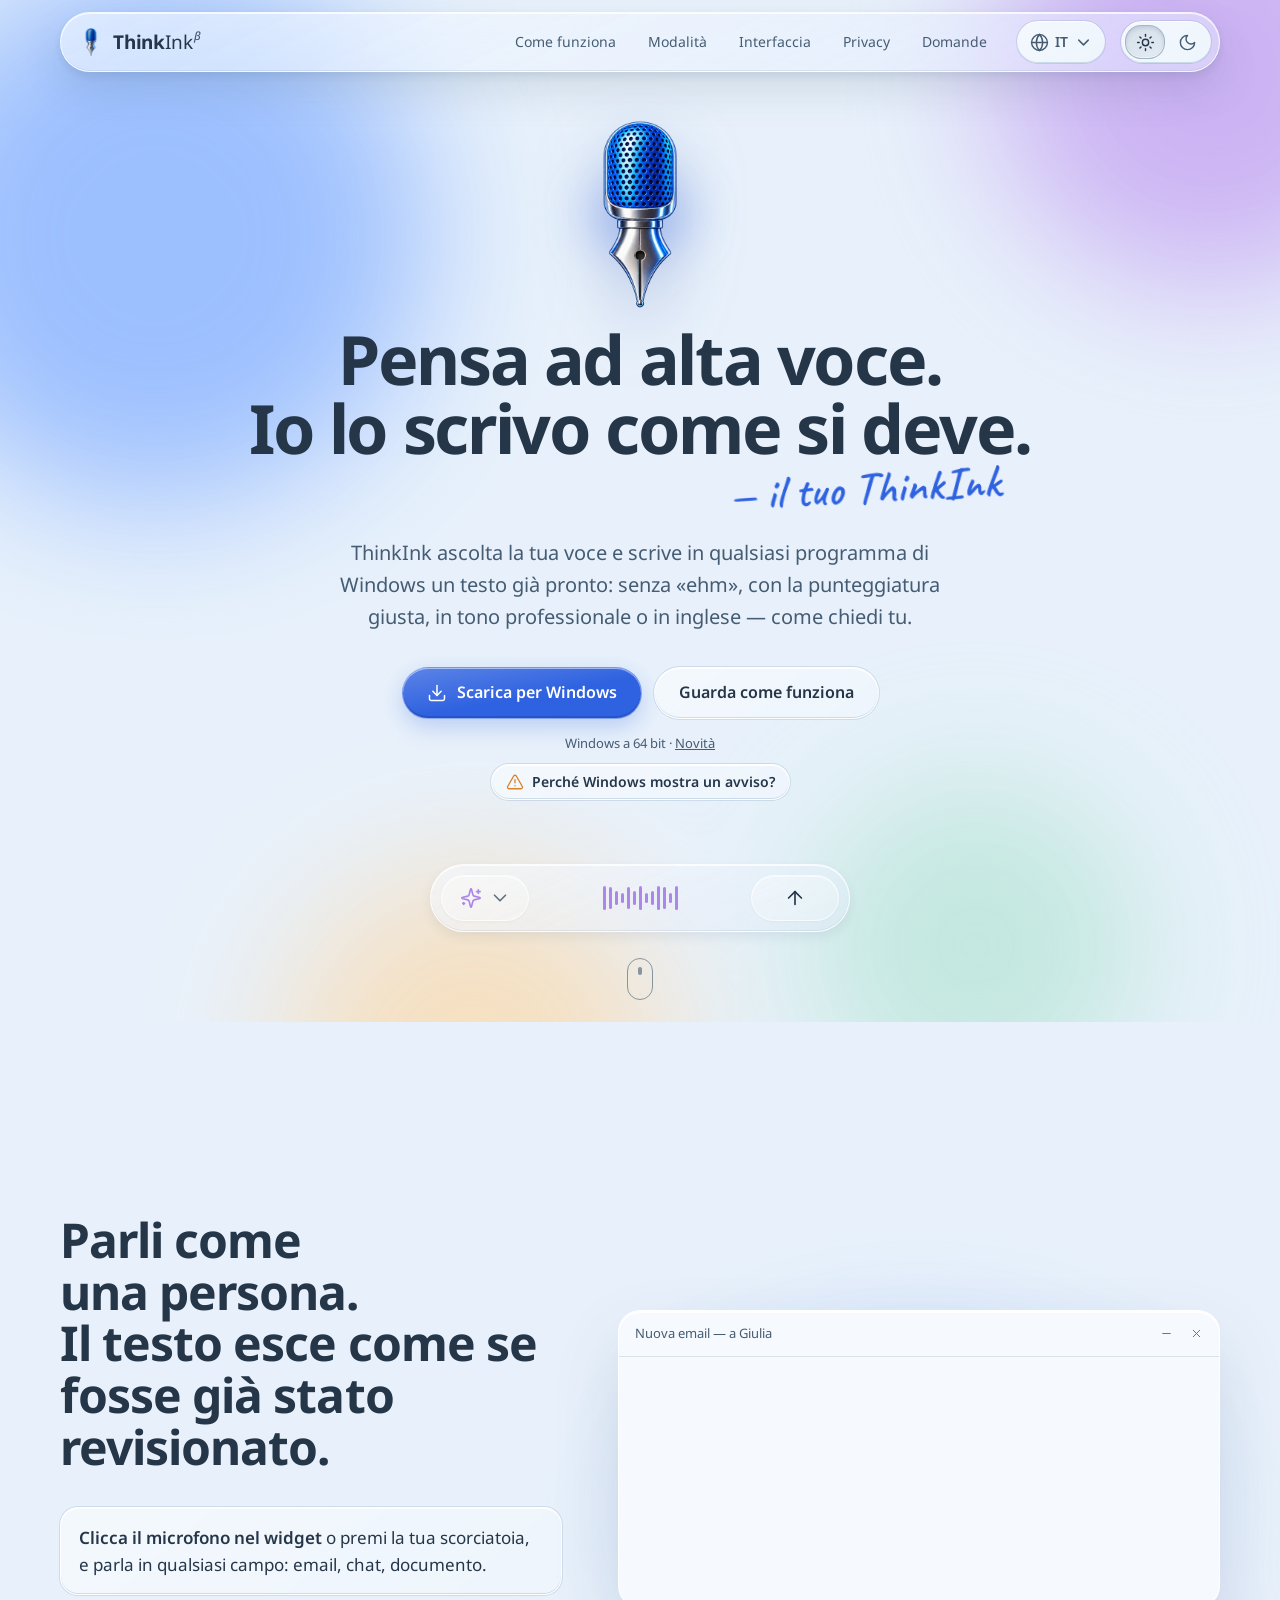
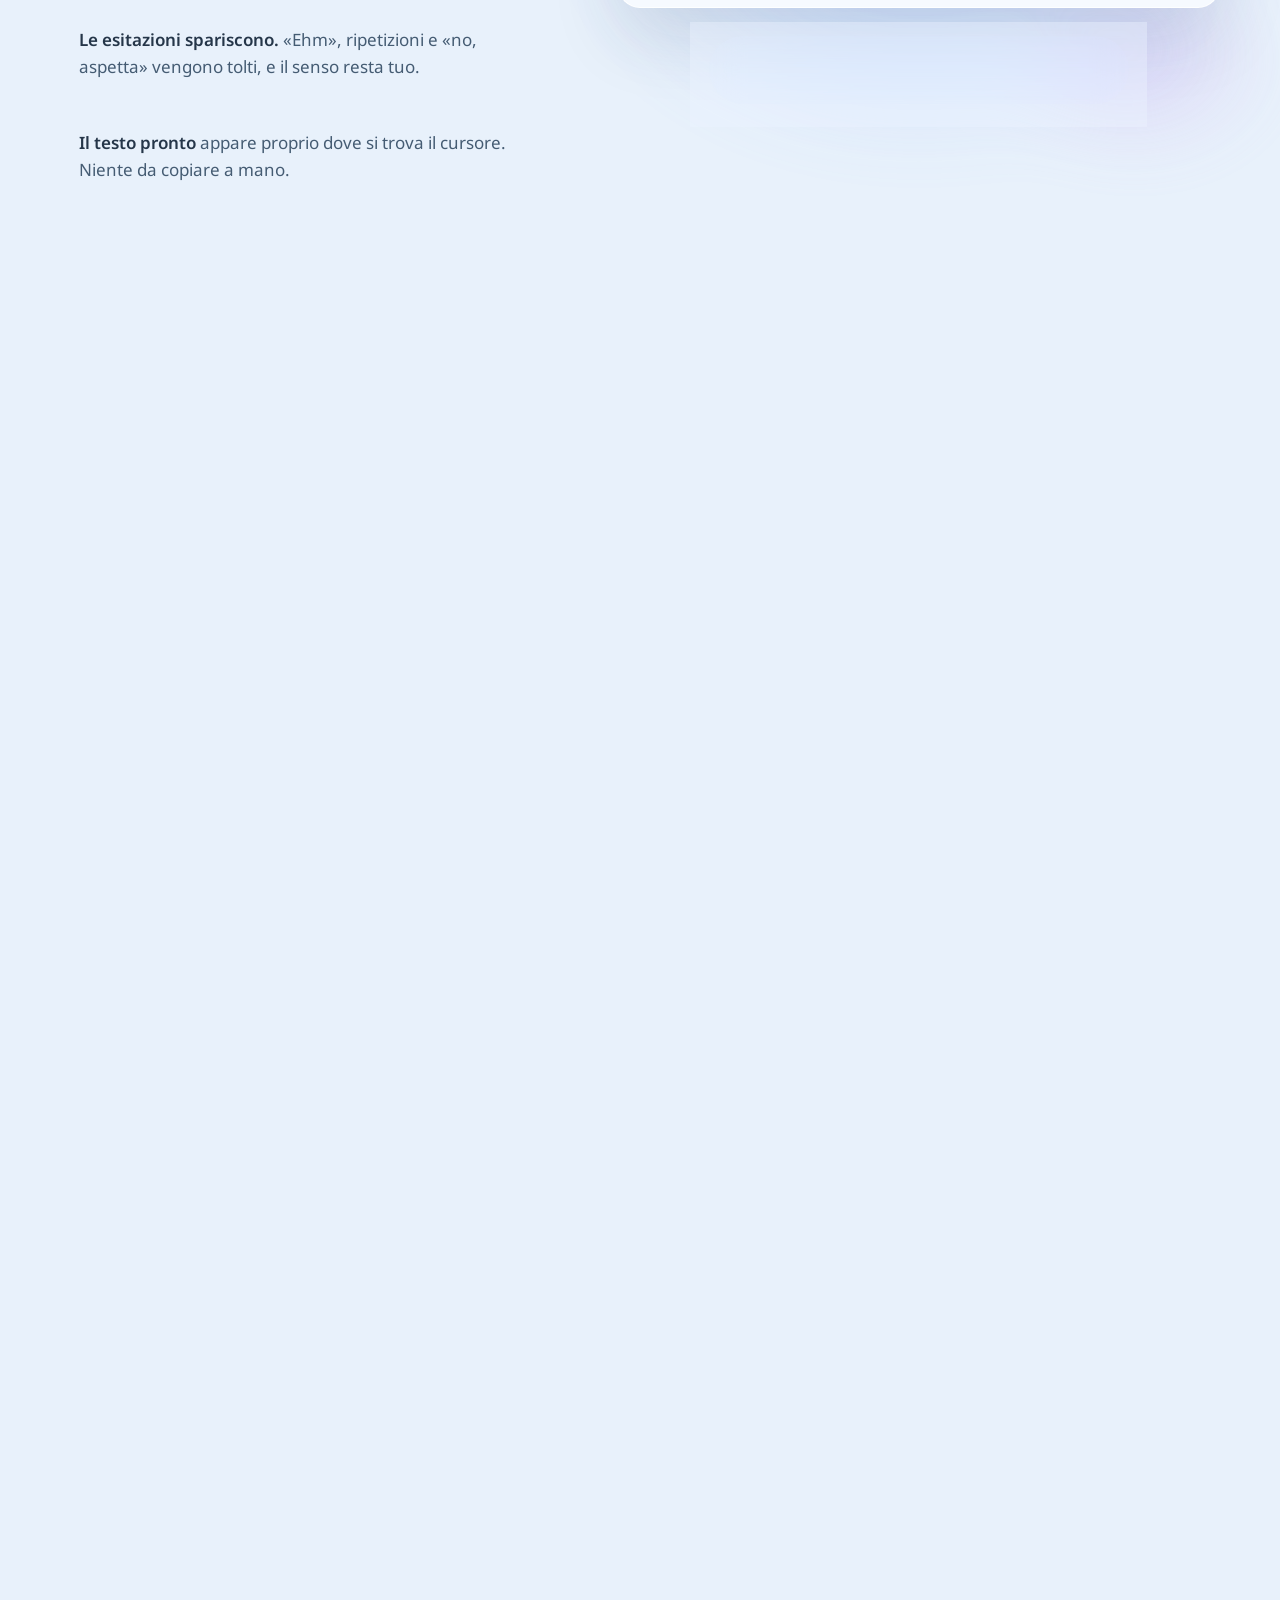
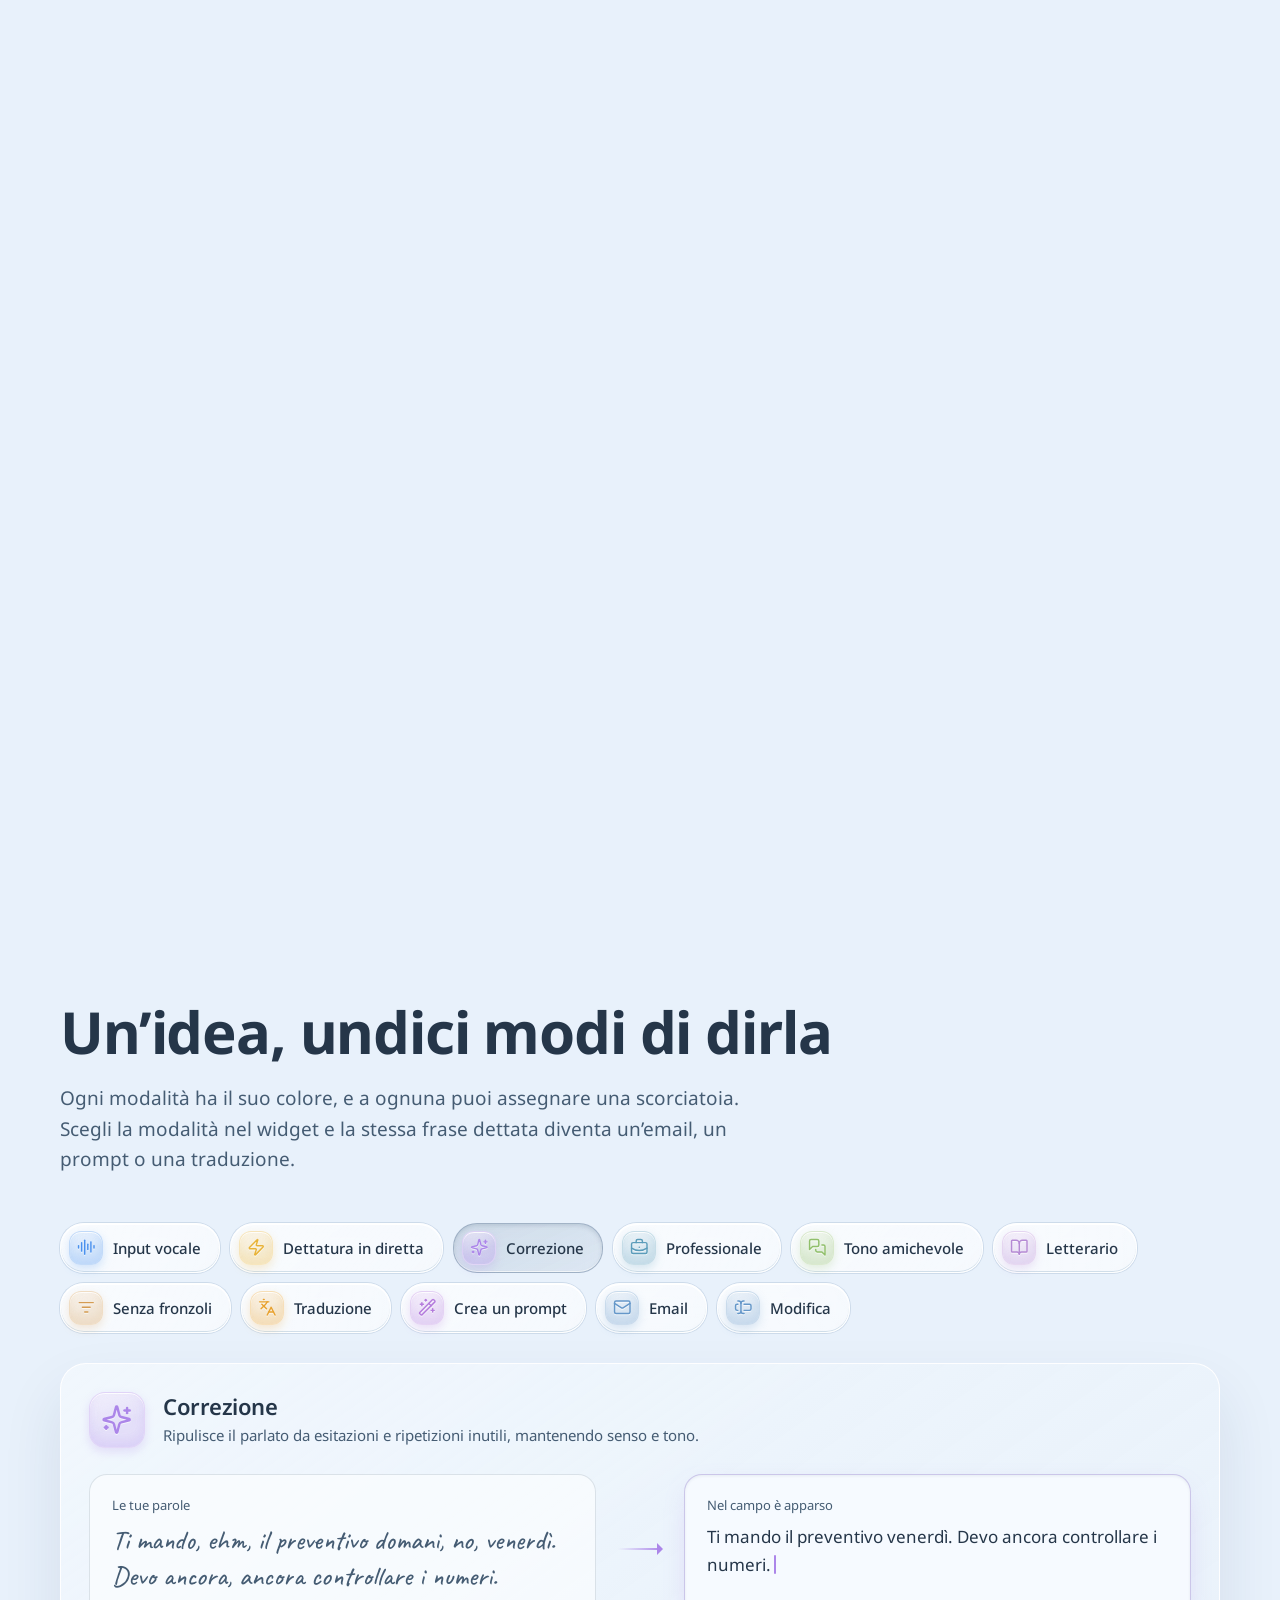
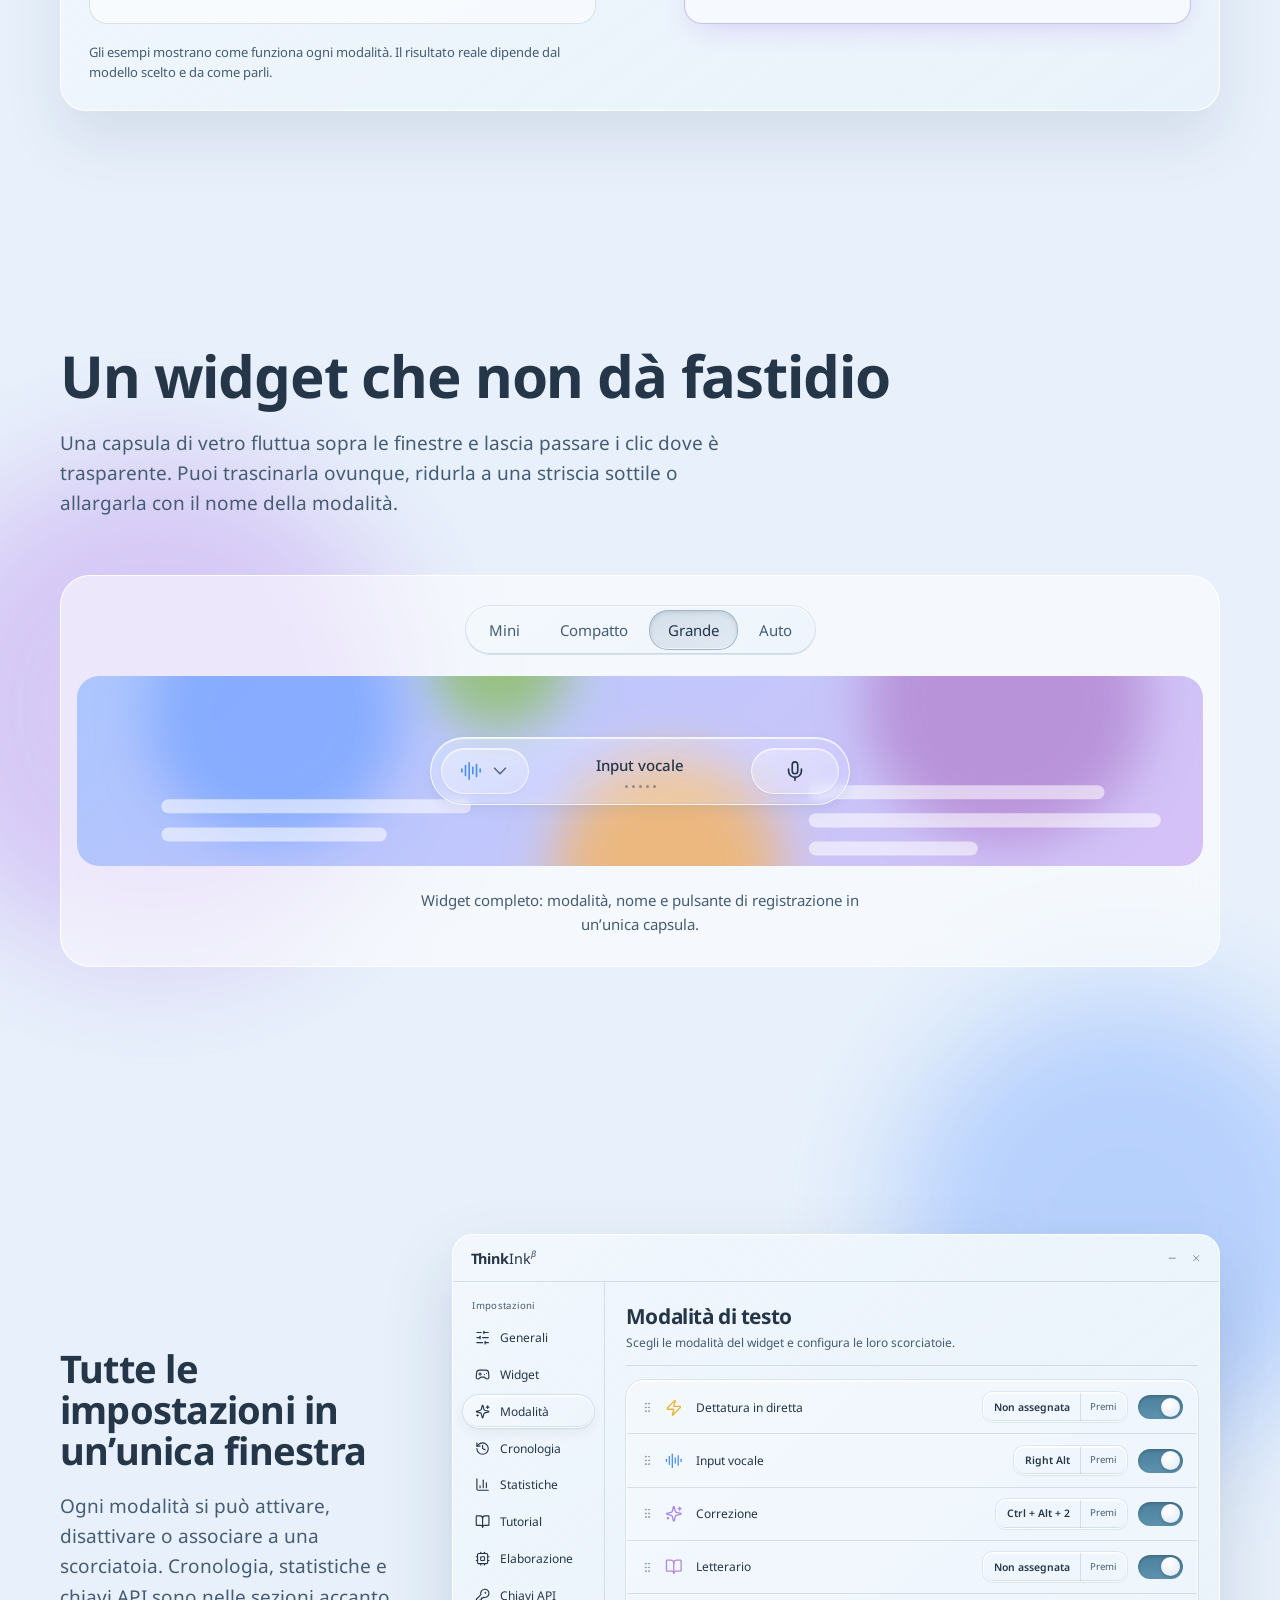
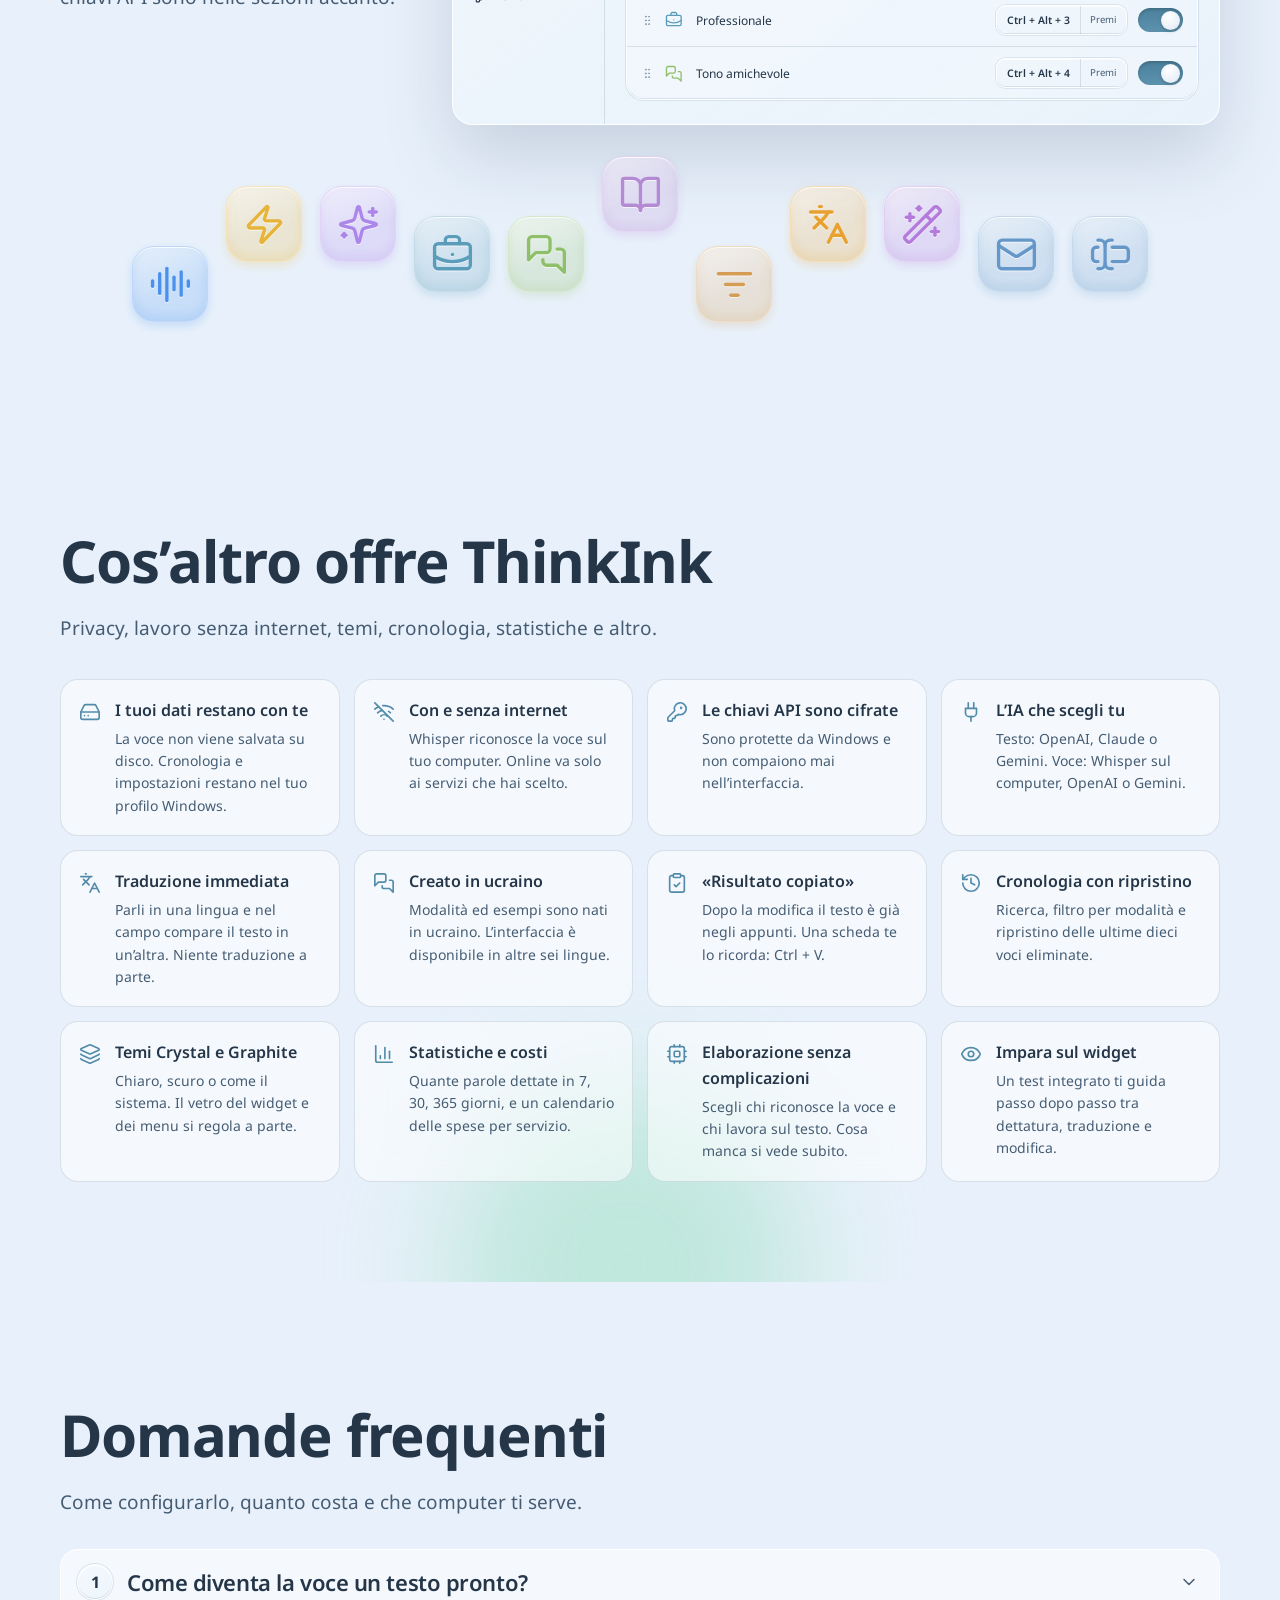
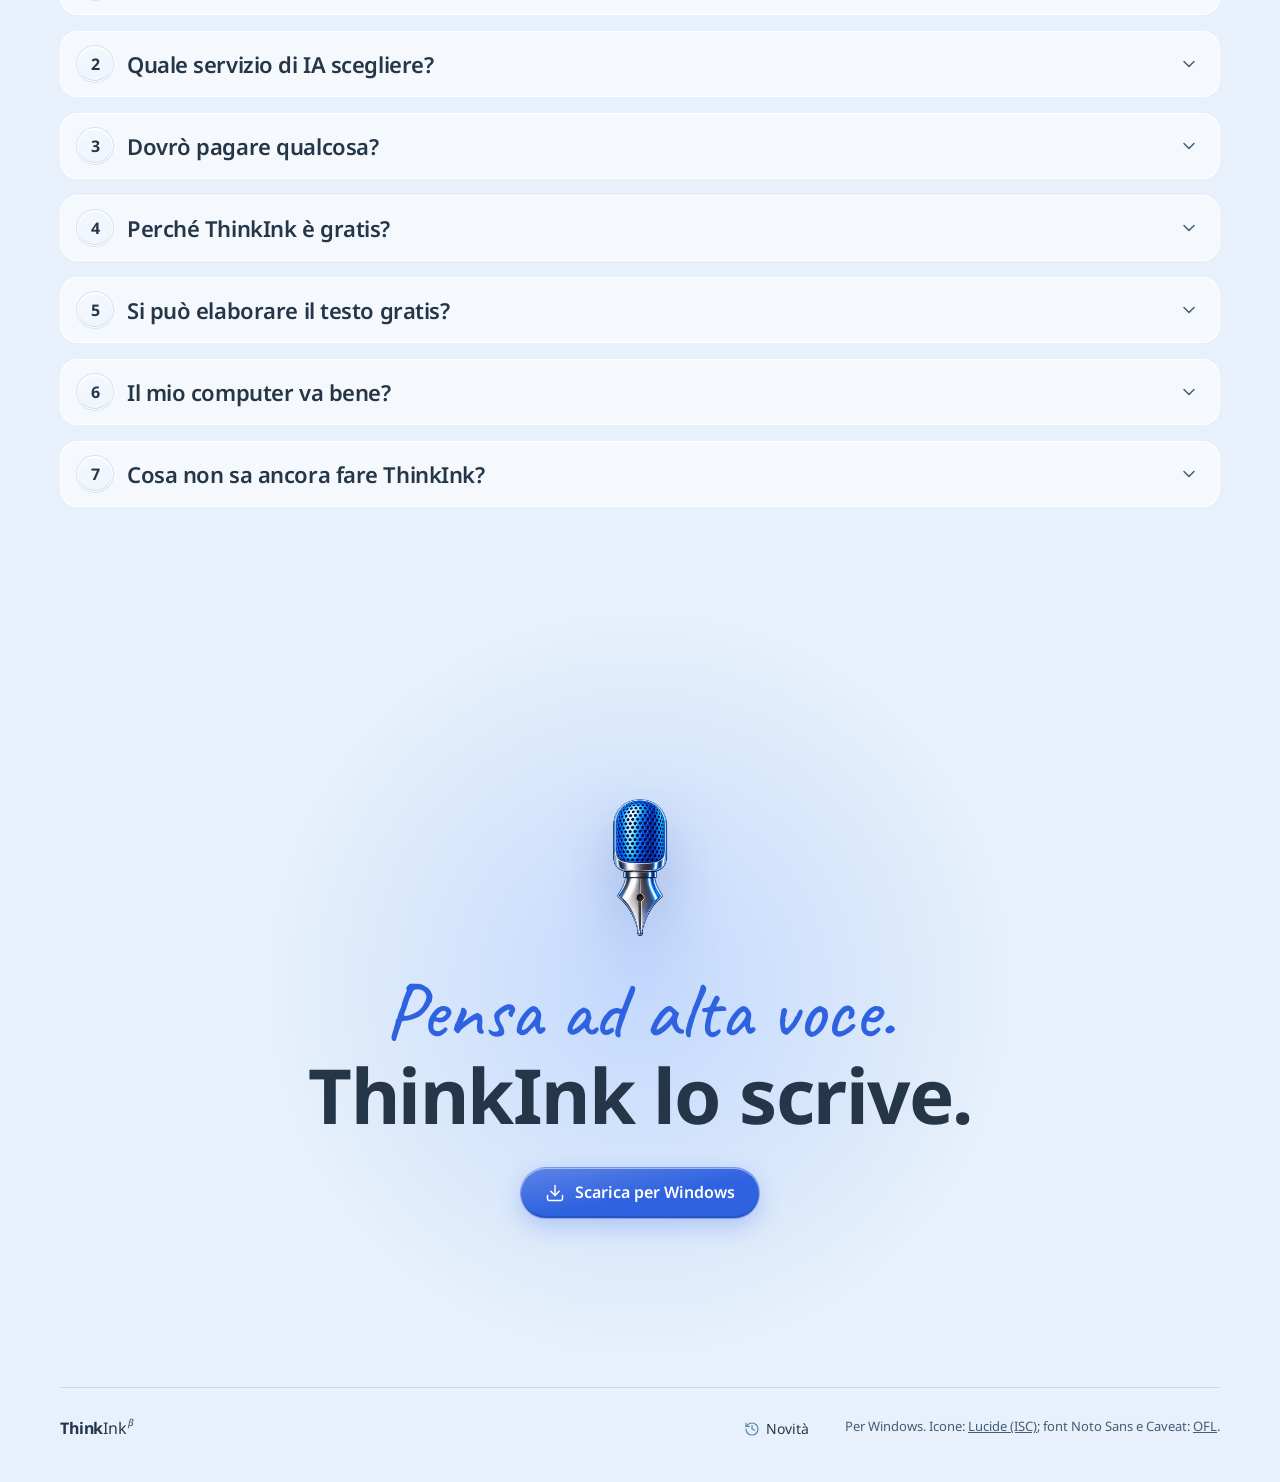
<file: it/index.html>
<!doctype html>
<html lang="it" data-theme="light">
<head>
<meta charset="utf-8">
<meta name="viewport" content="width=device-width, initial-scale=1">
<title>ThinkInk — pensa ad alta voce, io lo scrivo come si deve</title>
<meta name="description" content="ThinkInk per Windows: pensi ad alta voce e nel campo di testo arriva un testo pulito — corretto, professionale, tradotto o impaginato come un’email.">
<meta name="color-scheme" content="light dark">
<link rel="icon" href="../assets/brand/thinkink-64.png">
<meta property="og:type" content="website">
<meta property="og:site_name" content="ThinkInk">
<meta property="og:title" content="ThinkInk — pensa ad alta voce, io lo scrivo come si deve">
<meta property="og:description" content="ThinkInk per Windows: pensi ad alta voce e nel campo di testo arriva un testo pulito — corretto, professionale, tradotto o impaginato come un’email.">
<meta property="og:image" content="http://thinkink.com.ua/assets/brand/og-image.png">
<meta property="og:image:width" content="1200">
<meta property="og:image:height" content="630">
<meta name="twitter:card" content="summary_large_image">
<link rel="stylesheet" href="../styles.css">
<!-- i18n:links — адреси мовних версій; оновлює build-langs.cjs -->
<link rel="canonical" href="https://thinkink.com.ua/it/">
<link rel="alternate" hreflang="uk" href="https://thinkink.com.ua/">
<link rel="alternate" hreflang="en" href="https://thinkink.com.ua/en/">
<link rel="alternate" hreflang="de" href="https://thinkink.com.ua/de/">
<link rel="alternate" hreflang="es" href="https://thinkink.com.ua/es/">
<link rel="alternate" hreflang="pl" href="https://thinkink.com.ua/pl/">
<link rel="alternate" hreflang="fr" href="https://thinkink.com.ua/fr/">
<link rel="alternate" hreflang="it" href="https://thinkink.com.ua/it/">
<link rel="alternate" hreflang="pt" href="https://thinkink.com.ua/pt/">
<link rel="alternate" hreflang="x-default" href="https://thinkink.com.ua/en/">
<!-- /i18n:links -->
<script>
  // Мова: на головній (українській) адресі — перехід на збережену мову або мову браузера.
  // Пошукових роботів не перенаправляємо, щоб вони бачили кожну мову за своєю адресою.
  try {
    if (document.documentElement.lang === 'uk' && /^\/(index\.html)?$/.test(location.pathname) && !/bot|crawl|spider|slurp|lighthouse/i.test(navigator.userAgent)) {
      const langs = ['en', 'uk', 'de', 'es', 'pl', 'fr', 'it', 'pt'];
      let pick = localStorage.getItem('ti-lang');
      if (!pick) {
        for (const l of navigator.languages || [navigator.language || '']) {
          const c = String(l).toLowerCase().slice(0, 2);
          if (langs.includes(c)) { pick = c; break; }
          if (c === 'ru' || c === 'be') { pick = 'uk'; break; }
        }
        if (!pick) pick = 'en';
      }
      if (pick && pick !== 'uk' && langs.includes(pick)) location.replace('/' + pick + '/' + location.hash);
    }
  } catch (e) {}
</script>
<script>
  // Тема застосовується до першого малювання, щоб не блимало. Лише світла або темна; за замовчуванням світла.
  try { if (localStorage.getItem('ti-theme') === 'dark') document.documentElement.dataset.theme = 'dark'; } catch (e) {}
</script>
</head>
<body>
<a class="skip" href="#main">Vai al contenuto</a>

<header class="top" id="top">
  <a class="brand" href="#hero" aria-label="ThinkInk, torna all’inizio">
    <img src="../assets/brand/thinkink-64.png" alt="" width="28" height="28">
    <span class="wordmark"><b>Think</b>Ink<sup>β</sup></span>
  </a>
  <nav class="nav" aria-label="Sezioni">
    <a href="#scene">Come funziona</a>
    <a href="#modes">Modalità</a>
    <a href="#interface">Interfaccia</a>
    <a href="#privacy">Privacy</a>
    <a href="#faq">Domande</a>
  </nav>
  <details class="lang" data-lang-menu>
    <summary aria-label="Lingua del sito"><svg data-icon="globe"></svg><span class="lang-code" data-lang-code>IT</span><svg class="lang-chev" data-icon="chevron-down"></svg></summary>
    <ul class="lang-list">
      <li><a href="/en/" hreflang="en" lang="en" data-lang="en">English</a></li>
      <li><a href="/" hreflang="uk" lang="uk" data-lang="uk">Українська</a></li>
      <li><a href="/de/" hreflang="de" lang="de" data-lang="de">Deutsch</a></li>
      <li><a href="/es/" hreflang="es" lang="es" data-lang="es">Español</a></li>
      <li><a href="/pl/" hreflang="pl" lang="pl" data-lang="pl">Polski</a></li>
      <li><a href="/fr/" hreflang="fr" lang="fr" data-lang="fr">Français</a></li>
      <li><a href="/it/" hreflang="it" lang="it" data-lang="it" aria-current="page">Italiano</a></li>
      <li><a href="/pt/" hreflang="pt" lang="pt-BR" data-lang="pt">Português</a></li>
    </ul>
  </details>
  <div class="theme" role="group" aria-label="Tema del sito">
    <button type="button" data-set-theme="light" aria-label="Tema chiaro" aria-pressed="true"><svg data-icon="sun"></svg></button>
    <button type="button" data-set-theme="dark" aria-label="Tema scuro" aria-pressed="false"><svg data-icon="moon"></svg></button>
  </div>
  <a class="btn btn-primary top-dl" href="https://github.com/AndriyGusak/ThinkInk/releases/latest" data-download data-goatcounter-click="zavantazhennia-shapka"><svg data-icon="download"></svg><span>Scarica</span></a>
</header>

<main id="main">

<!-- ГОЛОВНИЙ ЕКРАН -->
<section class="hero" id="hero" aria-labelledby="hero-title">
  <div class="aurora" aria-hidden="true"><i></i><i></i><i></i><i></i></div>
  <div class="hero-inner">
    <div class="logo-stage" aria-hidden="true">
      <img class="logo3d" src="../assets/brand/thinkink-512.png" alt="" width="512" height="512">
      <span class="logo-glow"></span>
    </div>
    <h1 id="hero-title" class="hero-title">
      <span class="spoken" aria-hidden="true">pensa ad alta voce</span>
      <span class="typed">Pensa ad alta voce.<br>Io lo scrivo come si&nbsp;deve.</span>
    </h1>
    <p class="hero-sign">— il tuo ThinkInk</p>
    <p class="hero-lead">ThinkInk ascolta la tua voce e scrive in qualsiasi programma di Windows un testo già pronto: senza «ehm», con la punteggiatura giusta, in tono professionale o in inglese — come chiedi tu.</p>
    <div class="hero-actions">
      <a class="btn btn-primary" href="https://github.com/AndriyGusak/ThinkInk/releases/latest" data-download data-goatcounter-click="zavantazhennia"><svg data-icon="download"></svg>Scarica per Windows</a>
      <a class="btn" href="#scene">Guarda come funziona</a>
    </div>
    <p class="dl-meta"><span class="dl-rel" hidden><span>Versione</span> <span data-dl-v></span> · <span data-dl-mb></span>&nbsp;<span>MB</span> · </span><span>Windows a 64&nbsp;bit</span> · <a href="https://github.com/AndriyGusak/ThinkInk/releases">Novità</a></p>
    <details class="dl-warn">
      <summary><svg class="ic-tri" viewBox="0 0 24 24" fill="none" stroke="currentColor" stroke-width="1.8" stroke-linecap="round" stroke-linejoin="round" aria-hidden="true"><path d="m21.73 18-8-14a2 2 0 0 0-3.48 0l-8 14A2 2 0 0 0 4 21h16a2 2 0 0 0 1.73-3"/><path d="M12 9v4"/><path d="M12 17h.01"/></svg><span>Perché Windows mostra un avviso?</span></summary>
      <div class="dl-pop">
        <p><b>Windows può mostrare «Autore sconosciuto».</b> Succede con i programmi senza un certificato da sviluppatore a pagamento. Il certificato costa parecchio ogni anno e ThinkInk è gratuito, quindi non ce l’ha.</p>
        <p><b>Come installare:</b> nella finestra di Windows, fai clic su «Ulteriori informazioni» e poi su «Esegui comunque».</p>
        <p><b>Da dove arriva il file:</b> il pulsante scarica il programma di installazione dalla pagina ufficiale di ThinkInk su GitHub.</p>
      </div>
    </details>

    <div class="widget-demo" aria-hidden="true">
      <div class="widget" data-state="recording">
        <span class="w-btn w-mode"><svg data-icon="sparkles"></svg><svg class="chev" data-icon="chevron-down"></svg></span>
        <span class="w-center">
          <span class="w-name">Correzione</span>
          <span class="w-wave"><i></i><i></i><i></i><i></i><i></i><i></i><i></i><i></i><i></i><i></i><i></i><i></i><i></i></span>
        </span>
        <span class="w-btn w-rec"><svg data-icon="arrow-up"></svg></span>
      </div>
    </div>
  </div>
  <a class="scroll-cue" href="#scene" aria-label="Scorri in basso"><span></span></a>
</section>

<!-- СЦЕНА: ГОЛОС → ТЕКСТ (прив’язана до прокрутки) -->
<section class="scene" id="scene" aria-labelledby="scene-title">
  <div class="scene-sticky">
    <div class="scene-copy">
      <h2 id="scene-title">Parli come una persona.<br>Il testo esce come se fosse già stato revisionato.</h2>
      <ol class="scene-steps">
        <li data-step="0"><b>Clicca il microfono nel widget</b> o premi la tua scorciatoia, e parla in qualsiasi campo: email, chat, documento.</li>
        <li data-step="1"><b>Le esitazioni spariscono.</b> «Ehm», ripetizioni e «no, aspetta» vengono tolti, e il senso resta tuo.</li>
        <li data-step="2"><b>Il testo pronto</b> appare proprio dove si trova il cursore. Niente da copiare a mano.</li>
      </ol>
    </div>

    <div class="scene-stage" aria-hidden="true">
      <div class="app-window">
        <div class="app-bar"><span>Nuova email — a Giulia</span><span class="win-ctl"><svg data-icon="minus"></svg><svg data-icon="x"></svg></span></div>
        <div class="app-field">
          <div class="speech" id="speech"></div>
          <div class="result" id="result">Ti mando il preventivo venerdì. Devo ancora controllare i numeri. Il totale potrebbe cambiare un po’.<span class="caret"></span></div>
        </div>
      </div>
      <div class="widget scene-widget" data-state="recording">
        <span class="w-btn w-mode"><svg data-icon="sparkles"></svg><svg class="chev" data-icon="chevron-down"></svg></span>
        <span class="w-center">
          <span class="w-name">Correzione</span>
          <span class="w-wave"><i></i><i></i><i></i><i></i><i></i><i></i><i></i><i></i><i></i><i></i><i></i><i></i><i></i></span>
        </span>
        <span class="w-btn w-rec"><svg data-icon="arrow-up"></svg></span>
      </div>
    </div>
    <p class="sr-only">Esempio: dettato «Ti mando, ehm, il preventivo domani, no, venerdì. Devo ancora, ancora controllare i numeri. Il totale potrebbe cambiare un po’.» Risultato: «Ti mando il preventivo venerdì. Devo ancora controllare i numeri. Il totale potrebbe cambiare un po’.»</p>
  </div>
</section>

<!-- РЕЖИМИ -->
<section class="modes" id="modes" aria-labelledby="modes-title">
  <div class="wrap">
    <h2 id="modes-title">Un’idea, undici modi di dirla</h2>
    <p class="section-lead">Ogni modalità ha il suo colore, e a ognuna puoi assegnare una scorciatoia. Scegli la modalità nel widget e la stessa frase dettata diventa un’email, un prompt o una traduzione.</p>

    <div class="mode-orbit" role="tablist" aria-label="Modalità di ThinkInk" id="mode-list"></div>

    <div class="mode-panel" id="mode-panel" role="tabpanel" aria-live="polite">
      <div class="mp-head">
        <span class="mp-icon"><svg data-icon="sparkles" id="mp-icon"></svg></span>
        <div>
          <h3 id="mp-name">Correzione</h3>
          <p id="mp-desc"></p>
        </div>
      </div>
      <div class="mp-body">
        <figure class="mp-col mp-said">
          <figcaption>Le tue parole</figcaption>
          <p id="mp-said" class="hand"></p>
        </figure>
        <span class="mp-arrow" aria-hidden="true"></span>
        <figure class="mp-col mp-got">
          <figcaption id="mp-got-label">Nel campo è apparso</figcaption>
          <p id="mp-got"></p>
        </figure>
      </div>
      <div class="edit-stage" id="edit-stage" aria-hidden="true">
        <div class="doc">
          <p class="doc-line" aria-hidden="true"><i style="--w:46"></i><i style="--w:14"></i><i style="--w:72"></i><i style="--w:30"></i><i style="--w:8"></i><i style="--w:58"></i><i style="--w:96"></i><i style="--w:22"></i><i style="--w:40"></i><i style="--w:64"></i><i style="--w:12"></i><i style="--w:52"></i><i style="--w:34"></i><i style="--w:80"></i><i style="--w:18"></i><i style="--w:44"></i><i style="--w:26"></i><i style="--w:70"></i><i style="--w:10"></i><i style="--w:48"></i><i style="--w:92"></i><i style="--w:16"></i><i style="--w:38"></i><i style="--w:60"></i><i style="--w:24"></i><i style="--w:84"></i><i style="--w:12"></i><i style="--w:50"></i><i style="--w:66"></i><i style="--w:20"></i><i style="--w:42"></i><i style="--w:8"></i><i style="--w:74"></i><i style="--w:32"></i></p>
          <p class="doc-text"><span class="sel" id="edit-before">Volevo solo dire che, purtroppo, oggi proprio non riesco a guardare bene il preventivo, quindi, se non vi dispiace, magari spostiamo la discussione a venerdì.</span><span class="sel-after" id="edit-after">Sorry, I won’t get to the estimate today. Can we discuss it on Friday?</span></p>
          <p class="doc-line short" aria-hidden="true"><i style="--w:62"></i><i style="--w:20"></i><i style="--w:8"></i><i style="--w:88"></i><i style="--w:36"></i><i style="--w:54"></i><i style="--w:14"></i><i style="--w:30"></i></p>
        </div>
        <div class="voice-bubble"><svg data-icon="mic"></svg><span class="hand">Accorcia e traduci in inglese</span></div>
        <div class="copied-toast"><svg data-icon="clipboard-check"></svg><span><b>Risultato copiato</b>Incolla con Ctrl&nbsp;+&nbsp;V</span></div>
      </div>
      <p class="fine">Gli esempi mostrano come funziona ogni modalità. Il risultato reale dipende dal modello scelto e da come parli.</p>
    </div>
  </div>
</section>

<!-- ІНТЕРФЕЙС -->
<section class="iface" id="interface" aria-labelledby="iface-title">
  <div class="glass-field" aria-hidden="true"><i></i><i></i><i></i></div>
  <div class="wrap">
    <div class="screen">
    <h2 id="iface-title">Un widget che non dà fastidio</h2>
    <p class="section-lead">Una capsula di vetro fluttua sopra le finestre e lascia passare i clic dove è trasparente. Puoi trascinarla ovunque, ridurla a una striscia sottile o allargarla con il nome della modalità.</p>

    <div class="sizes" role="group" aria-label="Aspetto del widget a riposo">
      <div class="size-switch">
        <button type="button" data-size="mini" aria-pressed="false">Mini</button>
        <button type="button" data-size="compact" aria-pressed="false">Compatto</button>
        <button type="button" data-size="large" aria-pressed="true">Grande</button>
        <button type="button" data-size="auto" aria-pressed="false">Auto</button>
      </div>
      <div class="size-stage" aria-hidden="true">
        <div class="widget live-widget" data-size="large" data-state="idle" style="--w-accent:#4a91ee">
          <span class="w-btn w-mode"><svg data-icon="audio-lines"></svg><svg class="chev" data-icon="chevron-down"></svg></span>
          <span class="w-center"><span class="w-name">Input vocale</span><span class="w-grip"><i></i><i></i><i></i><i></i><i></i></span></span>
          <span class="w-btn w-rec"><svg data-icon="mic"></svg></span>
        </div>
      </div>
      <p class="size-note" id="size-note" aria-live="polite">Widget completo: modalità, nome e pulsante di registrazione in un’unica capsula.</p>
    </div>

    </div>

    <div class="screen split">
    <div class="split-copy">
      <h2>Tutte le impostazioni in un’unica finestra</h2>
      <p class="section-lead">Ogni modalità si può attivare, disattivare o associare a una scorciatoia. Cronologia, statistiche e chiavi API sono nelle sezioni accanto.</p>
    </div>
    <div class="app-shot" aria-hidden="true">
      <div class="as-title"><span class="wordmark"><b>Think</b>Ink<sup>β</sup></span><span class="win-ctl"><svg data-icon="minus"></svg><svg data-icon="x"></svg></span></div>
      <div class="as-body">
        <nav class="as-nav">
          <small>Impostazioni</small>
          <span><svg data-icon="sliders-horizontal"></svg>Generali</span>
          <span><svg data-icon="gamepad-2"></svg>Widget</span>
          <span class="on"><svg data-icon="sparkles"></svg>Modalità</span>
          <span><svg data-icon="history"></svg>Cronologia</span>
          <span><svg data-icon="chart-column"></svg>Statistiche</span>
          <span><svg data-icon="book-open"></svg>Tutorial</span>
          <span><svg data-icon="cpu"></svg>Elaborazione</span>
          <span><svg data-icon="key-round"></svg>Chiavi API</span>
        </nav>
        <div class="as-main">
          <h3>Modalità di testo</h3>
          <p>Scegli le modalità del widget e configura le loro scorciatoie.</p>
          <div class="as-list" id="as-list"></div>
        </div>
      </div>
    </div>

    <div class="icon-glass" id="icon-glass" aria-hidden="true"></div>
    </div>

    <div class="screen" id="privacy">
    <h2>Cos’altro offre ThinkInk</h2>
    <p class="section-lead">Privacy, lavoro senza internet, temi, cronologia, statistiche e altro.</p>
    <ul class="details">
      <li><svg data-icon="hard-drive"></svg><div><b>I tuoi dati restano con te</b>La voce non viene salvata su disco. Cronologia e impostazioni restano nel tuo profilo Windows.</div></li>
      <li><svg data-icon="wifi-off"></svg><div><b>Con e senza internet</b>Whisper riconosce la voce sul tuo computer. Online va solo ai servizi che hai scelto.</div></li>
      <li><svg data-icon="key-round"></svg><div><b>Le chiavi API sono cifrate</b>Sono protette da Windows e non compaiono mai nell’interfaccia.</div></li>
      <li><svg data-icon="plug"></svg><div><b>L’IA che scegli tu</b>Testo: OpenAI, Claude o Gemini. Voce: Whisper sul computer, OpenAI o Gemini.</div></li>
      <li><svg data-icon="languages"></svg><div><b>Traduzione immediata</b>Parli in una lingua e nel campo compare il testo in un’altra. Niente traduzione a parte.</div></li>
      <li><svg data-icon="messages-square"></svg><div><b>Creato in ucraino</b>Modalità ed esempi sono nati in ucraino. L’interfaccia è disponibile in altre sei lingue.</div></li>
      <li><svg data-icon="clipboard-check"></svg><div><b>«Risultato copiato»</b>Dopo la modifica il testo è già negli appunti. Una scheda te lo ricorda: Ctrl + V.</div></li>
      <li><svg data-icon="history"></svg><div><b>Cronologia con ripristino</b>Ricerca, filtro per modalità e ripristino delle ultime dieci voci eliminate.</div></li>
      <li><svg data-icon="layers"></svg><div><b>Temi Crystal e Graphite</b>Chiaro, scuro o come il sistema. Il vetro del widget e dei menu si regola a parte.</div></li>
      <li><svg data-icon="chart-column"></svg><div><b>Statistiche e costi</b>Quante parole dettate in 7, 30, 365 giorni, e un calendario delle spese per servizio.</div></li>
      <li><svg data-icon="cpu"></svg><div><b>Elaborazione senza complicazioni</b>Scegli chi riconosce la voce e chi lavora sul testo. Cosa manca si vede subito.</div></li>
      <li><svg data-icon="eye"></svg><div><b>Impara sul widget</b>Un test integrato ti guida passo dopo passo tra dettatura, traduzione e modifica.</div></li>
    </ul>
    </div>
  </div>
</section>



<!-- ЧАСТІ ПИТАННЯ -->
<section class="faq" id="faq" aria-labelledby="faq-title">
  <div class="wrap">
    <h2 id="faq-title">Domande frequenti</h2>
    <p class="section-lead">Come configurarlo, quanto costa e che computer ti serve.</p>

    <!-- 1 -->
    <details class="faq-q" id="faq-q0">
      <summary><h3><span class="faq-num">1</span>Come diventa la voce un testo pronto?</h3><svg class="faq-chev" data-icon="chevron-down"></svg></summary>
      <div class="faq-body">
      <p class="faq-q-lead">In due passi. Per ogni passo scegli un servizio.</p>
      <div class="flow" aria-label="Voce, poi trascrizione, poi testo pronto">
        <div class="flow-step"><span class="gi" style="--c:#4a91ee"><svg data-icon="mic"></svg></span><span class="flow-text"><small>Passo 1</small><b>Voce → trascrizione</b><span>Scrive quello che hai detto, parola per parola</span></span></div>
        <svg class="flow-arrow" data-icon="arrow-right"></svg>
        <div class="flow-step"><span class="gi" style="--c:#90bf6b"><svg data-icon="sparkles"></svg></span><span class="flow-text"><small>Passo 2</small><b>Trascrizione → testo pronto</b><span>Toglie ripetizioni, esitazioni, intercalari e simili</span></span></div>
      </div>

      <h4 class="faq-sub">Con cosa puoi collegare ogni passo</h4>
      <div class="faq-cards cols-3">
        <div class="faq-card">
          <div class="fc-head"><span class="gi" style="--c:#90bf6b"><svg data-icon="audio-lines"></svg></span><b>Whisper</b></div>
          <p>Riconoscimento vocale gratuito direttamente sul tuo computer, senza internet. ThinkInk lo scarica per te.</p>
          <ul class="fits">
            <li class="yes"><svg data-icon="check"></svg>Voce → trascrizione</li>
            <li class="no"><svg data-icon="x"></svg>Trascrizione → testo pronto</li>
          </ul>
        </div>
        <div class="faq-card">
          <div class="fc-head"><span class="gi" style="--c:#4a91ee"><svg data-icon="key-round"></svg></span><b>Chiave API</b></div>
          <p>È come una password per un servizio di IA: OpenAI, Anthropic (Claude) o Gemini. Si crea sul sito del servizio in pochi minuti. Qui sotto è indicata così: <span class="kb"><svg data-icon="key-round"></svg>API</span></p>
          <ul class="fits">
            <li class="yes"><svg data-icon="check"></svg>Voce → trascrizione <em>(OpenAI, Gemini)</em></li>
            <li class="yes"><svg data-icon="check"></svg>Trascrizione → testo pronto</li>
          </ul>
        </div>
        <div class="faq-card">
          <div class="fc-head"><span class="gi" style="--c:#ac86e9"><svg data-icon="user-round-check"></svg></span><b>Abbonamento</b></div>
          <p>Il tuo account a pagamento di ChatGPT o Claude. Basta accedere, senza chiave. Qui sotto è indicato così: <span class="kb"><svg data-icon="user-round-check"></svg>account</span></p>
          <ul class="fits">
            <li class="no"><svg data-icon="x"></svg>Voce → trascrizione</li>
            <li class="yes"><svg data-icon="check"></svg>Trascrizione → testo pronto</li>
          </ul>
        </div>
      </div>
    </div></details>

    <!-- 1 -->
    <details class="faq-q" id="faq-q1">
      <summary><h3><span class="faq-num">2</span>Quale servizio di IA scegliere?</h3><svg class="faq-chev" data-icon="chevron-down"></svg></summary>
      <div class="faq-body">

      <div class="faq-card faq-pick">
        <div class="fc-head"><span class="gi" style="--c:#4a91ee"><svg data-icon="badge-check"></svg></span><b>Il mio consiglio<small>Preciso, veloce ed economico</small></b></div>
        <div class="route">
          <div class="route-step"><small><svg data-icon="mic"></svg>Voce → trascrizione</small><span class="opts"><span class="opt">Whisper <em>con scheda grafica NVIDIA</em></span><span class="or">o</span><span class="opt">OpenAI <span class="kb" title="con chiave API" aria-label="con chiave API"><svg data-icon="key-round"></svg>API</span></span></span></div>
          <svg class="route-arrow" data-icon="arrow-right"></svg>
          <div class="route-step"><small><svg data-icon="sparkles"></svg>Trascrizione → testo pronto</small><span class="opts"><span class="opt">OpenAI GPT-6.1 Terra <span class="kb" title="con chiave API" aria-label="con chiave API"><svg data-icon="key-round"></svg>API</span></span><span class="or">o</span><span class="opt">Claude Sonnet&nbsp;5.5 <span class="kb" title="con chiave API" aria-label="con chiave API"><svg data-icon="key-round"></svg>API</span></span></span></div>
        </div>
        <p class="fc-note">Perché: nei miei test GPT-6.1 Terra ha eseguito con precisione tutte le modalità e non ha mai risposto a una domanda invece di trascriverla. Anche Claude Sonnet&nbsp;5.5 è andato bene. L’elaborazione costa ≈&nbsp;0,002–0,004&nbsp;$ a frase.</p>
      </div>

      <div class="faq-cards cols-4">
        <div class="faq-card">
          <div class="fc-head"><span class="gi" style="--c:#ac86e9"><svg data-icon="target"></svg></span><b>Il più preciso</b></div>
          <dl class="mini-route">
            <div><dt><svg data-icon="mic"></svg>Voce → trascrizione</dt><dd><span class="opts"><span class="opt">Whisper Large&nbsp;v3</span><span class="or">o</span><span class="opt">OpenAI <span class="kb" title="con chiave API" aria-label="con chiave API"><svg data-icon="key-round"></svg>API</span></span></span></dd></div>
            <div><dt><svg data-icon="sparkles"></svg>Trascrizione → testo</dt><dd><span class="opts"><span class="opt">Claude Opus&nbsp;5.5 <span class="kb" title="con chiave API" aria-label="con chiave API"><svg data-icon="key-round"></svg>API</span></span><span class="or">o</span><span class="opt">OpenAI GPT-6.1 Sol <span class="kb" title="con chiave API" aria-label="con chiave API"><svg data-icon="key-round"></svg>API</span></span></span></dd></div>
          </dl>
          <p class="fc-price">≈ 0,004–0,007&nbsp;$ <small>a frase</small></p>
          <p class="fc-note">≈ 150–300 frasi per 1&nbsp;$. Funziona bene anche qualsiasi altro modello potente con chiave.</p>
        </div>
        <div class="faq-card">
          <div class="fc-head"><span class="gi" style="--c:#e8a12f"><svg data-icon="gauge"></svg></span><b>Il più veloce</b></div>
          <dl class="mini-route">
            <div><dt><svg data-icon="mic"></svg>Voce → trascrizione</dt><dd><span class="opts"><span class="opt">Whisper <em>con NVIDIA</em></span><span class="or">o</span><span class="opt">OpenAI <span class="kb" title="con chiave API" aria-label="con chiave API"><svg data-icon="key-round"></svg>API</span></span></span></dd></div>
            <div><dt><svg data-icon="sparkles"></svg>Trascrizione → testo</dt><dd><span class="opts"><span class="opt">Qualsiasi modello <span class="kb" title="con chiave API" aria-label="con chiave API"><svg data-icon="key-round"></svg>API</span></span></span></dd></div>
          </dl>
          <div class="speed" aria-label="Quanto aspetti il testo dopo la registrazione">
            <div class="speed-row"><span>Con chiave</span><i style="--w:12%"></i><b>≈ 1&nbsp;s</b></div>
            <div class="speed-row"><span>Abbonamento ChatGPT</span><i style="--w:100%"></i><b>5–10&nbsp;s</b></div>
          </div>
        </div>
        <div class="faq-card">
          <div class="fc-head"><span class="gi" style="--c:#5b9cba"><svg data-icon="wallet"></svg></span><b>Il più economico</b></div>
          <dl class="mini-route">
            <div><dt><svg data-icon="mic"></svg>Voce → trascrizione</dt><dd><span class="opts"><span class="opt">Whisper <em>sul tuo computer</em></span></span></dd></div>
            <div><dt><svg data-icon="sparkles"></svg>Trascrizione → testo</dt><dd><span class="opts"><span class="opt">OpenAI GPT-6 Luna <span class="kb" title="con chiave API" aria-label="con chiave API"><svg data-icon="key-round"></svg>API</span></span></span></dd></div>
          </dl>
          <p class="fc-price">≈ 0,0002&nbsp;$ <small>a frase</small></p>
          <p class="fc-note">≈ 5000 frasi per 1&nbsp;$</p>
        </div>
        <div class="faq-card">
          <div class="fc-head"><span class="gi" style="--c:#90bf6b"><svg data-icon="gift"></svg></span><b>Gratis</b></div>
          <dl class="mini-route">
            <div><dt><svg data-icon="mic"></svg>Voce → trascrizione</dt><dd><span class="opts"><span class="opt">Whisper <em>sul tuo computer</em></span><span class="or">o</span><span class="opt">Gemini <span class="kb" title="con chiave API" aria-label="con chiave API"><svg data-icon="key-round"></svg>API</span> <em>(gratis)</em></span></span></dd></div>
            <div><dt><svg data-icon="sparkles"></svg>Trascrizione → testo</dt><dd><span class="opts"><span class="opt">Gemini <span class="kb" title="con chiave API" aria-label="con chiave API"><svg data-icon="key-round"></svg>API</span> <em>(gratis)</em></span></span></dd></div>
          </dl>
          <p class="fc-price">0&nbsp;$</p>
          <p class="fc-note">Le condizioni di Gemini gratis sono nella domanda 5.</p>
        </div>
      </div>
      <p class="fine">Consigli e velocità vengono dai miei test: oltre 150 verifiche di elaborazione del testo (le stesse frasi in modalità e modelli diversi). I prezzi sono una stima in base alle tariffe dei servizi al 1°&nbsp;novembre 2026.</p>
    </div></details>

    <!-- 2 -->
    <details class="faq-q" id="faq-q2">
      <summary><h3><span class="faq-num">3</span>Dovrò pagare qualcosa?</h3><svg class="faq-chev" data-icon="chevron-down"></svg></summary>
      <div class="faq-body">
      <p class="faq-q-lead">ThinkInk in sé è gratuito. Paghi solo il servizio di IA, e non sempre.</p>
      <div class="faq-cards cols-3">
        <div class="faq-card">
          <div class="fc-head"><span class="gi" style="--c:#90bf6b"><svg data-icon="gift"></svg></span><b>Gratis</b></div>
          <p class="fc-price">0&nbsp;$</p>
          <dl class="mini-route">
            <div><dt><svg data-icon="mic"></svg>Voce → trascrizione</dt><dd><span class="opts"><span class="opt">Whisper <em>sul tuo computer</em></span><span class="or">o</span><span class="opt">Gemini <span class="kb" title="con chiave API" aria-label="con chiave API"><svg data-icon="key-round"></svg>API</span> <em>(gratis)</em></span></span></dd></div>
            <div><dt><svg data-icon="sparkles"></svg>Trascrizione → testo</dt><dd><span class="opts"><span class="opt">Gemini <span class="kb" title="con chiave API" aria-label="con chiave API"><svg data-icon="key-round"></svg>API</span> <em>(gratis)</em></span></span></dd></div>
          </dl>
          <p class="fc-note">Solo dettatura, senza elaborazione? Basta Whisper, non serve nessuna chiave.</p>
        </div>
        <div class="faq-card">
          <div class="fc-head"><span class="gi" style="--c:#ac86e9"><svg data-icon="user-round-check"></svg></span><b>Hai già un abbonamento</b></div>
          <p class="fc-price">Nessun costo extra</p>
          <dl class="mini-route">
            <div><dt><svg data-icon="mic"></svg>Voce → trascrizione</dt><dd><span class="opts"><span class="opt">Whisper <em>sul tuo computer</em></span></span></dd></div>
            <div><dt><svg data-icon="sparkles"></svg>Trascrizione → testo</dt><dd><span class="opts"><span class="opt">ChatGPT <span class="kb" title="accesso all’account" aria-label="accesso all’account"><svg data-icon="user-round-check"></svg>account</span></span><span class="or">o</span><span class="opt">Claude Code <span class="kb" title="accesso all’account" aria-label="accesso all’account"><svg data-icon="user-round-check"></svg>account</span></span></span></dd></div>
          </dl>
          <p class="fc-note">Entro i limiti del tuo piano. Per Claude serve il programma Claude Code.</p>
        </div>
        <div class="faq-card">
          <div class="fc-head"><span class="gi" style="--c:#4a91ee"><svg data-icon="credit-card"></svg></span><b>Chiave a pagamento</b></div>
          <p class="fc-price">&lt;&nbsp;0,01&nbsp;$ <small>a frase</small></p>
          <dl class="mini-route">
            <div><dt><svg data-icon="mic"></svg>Voce → trascrizione</dt><dd><span class="opts"><span class="opt">Whisper <em>sul tuo computer</em></span><span class="or">o</span><span class="opt">OpenAI <span class="kb" title="con chiave API" aria-label="con chiave API"><svg data-icon="key-round"></svg>API</span></span></span></dd></div>
            <div><dt><svg data-icon="sparkles"></svg>Trascrizione → testo</dt><dd><span class="opts"><span class="opt">OpenAI <span class="kb" title="con chiave API" aria-label="con chiave API"><svg data-icon="key-round"></svg>API</span></span><span class="or">o</span><span class="opt">Claude <span class="kb" title="con chiave API" aria-label="con chiave API"><svg data-icon="key-round"></svg>API</span></span><span class="or">o</span><span class="opt">Gemini <span class="kb" title="con chiave API" aria-label="con chiave API"><svg data-icon="key-round"></svg>API</span></span></span></dd></div>
          </dl>
          <p class="fc-note">Paghi solo quello che usi. La voce con OpenAI costa fino a 0,006&nbsp;$ al minuto. Le spese si vedono nella sezione «Costi».</p>
        </div>
      </div>
      <p class="fine">I prezzi sono una stima in base alle tariffe dei servizi al 1°&nbsp;novembre 2026.</p>
    </div></details>

    <!-- 4: чому безкоштовно -->
    <details class="faq-q" id="faq-qfree">
      <summary><h3><span class="faq-num">4</span>Perché ThinkInk è gratis?</h3><svg class="faq-chev" data-icon="chevron-down"></svg></summary>
      <div class="faq-body">
      <div class="faq-card faq-story">
        <div class="fc-head"><span class="gi" style="--c:#ac86e9"><svg data-icon="heart"></svg></span><b>Fatto da una sola persona</b></div>
        <p>Ho creato ThinkInk per me, la mia famiglia e i miei amici. Ho curato ogni dettaglio e l’ho provato in tutti i modi in cui si può usare. Credo che sia venuto davvero comodo, quindi voglio condividerlo con tutti. Sarò felice se ti aiuterà nel lavoro di ogni giorno o nelle conversazioni.</p>
        <p>Se ThinkInk ti piace, mi farebbe piacere un tuo parere. E se puoi, anche il tuo sostegno.</p>
        <ul class="fits">
          <li class="yes"><svg data-icon="check"></svg>Per ora il programma è completamente gratuito</li>
          <li class="yes"><svg data-icon="message-square-heart"></svg>Pareri e sostegno aiutano a migliorarlo</li>
          <li><svg data-icon="info"></svg>In futuro potrebbero arrivare modalità o funzioni a pagamento</li>
        </ul>
      </div>
    </div></details>

    <!-- 3 -->
    <details class="faq-q" id="faq-q3">
      <summary><h3><span class="faq-num">5</span>Si può elaborare il testo gratis?</h3><svg class="faq-chev" data-icon="chevron-down"></svg></summary>
      <div class="faq-body">
      <p class="faq-q-lead">Ti basta una chiave gratuita di Gemini. L’abbonamento Google AI non va bene: Google non permette di usarlo in altri programmi.</p>
      <ol class="faq-steps">
        <li><span class="gi" style="--c:#4a91ee"><svg data-icon="globe"></svg></span><span><small>Passo 1</small>Apri <a href="https://aistudio.google.com/api-keys" rel="noopener" target="_blank">Google AI Studio</a> e accedi con il tuo account Google.</span></li>
        <li><span class="gi" style="--c:#4a91ee"><svg data-icon="key-round"></svg></span><span><small>Passo 2</small>Crea una chiave. Non attivare la fatturazione.</span></li>
        <li><span class="gi" style="--c:#4a91ee"><svg data-icon="clipboard-paste"></svg></span><span><small>Passo 3</small>Incolla la chiave in ThinkInk, nella sezione «Chiavi API».</span></li>
      </ol>
      <h4 class="faq-sub">Cosa sapere su Gemini gratis</h4>
      <ul class="faq-facts">
        <li><svg data-icon="eye"></svg><span>Google può usare i tuoi testi, e possono leggerli delle persone.</span></li>
        <li><svg data-icon="globe"></svg><span>Nell’UE, nel Regno Unito e in Svizzera serve la versione a pagamento.</span></li>
        <li><svg data-icon="timer"></svg><span>C’è un limite giornaliero di richieste.</span></li>
        <li><svg data-icon="zap-off"></svg><span>La dettatura in diretta non funziona con Gemini.</span></li>
      </ul>
    </div></details>

    <!-- 4 -->
    <details class="faq-q" id="faq-q4">
      <summary><h3><span class="faq-num">6</span>Il mio computer va bene?</h3><svg class="faq-chev" data-icon="chevron-down"></svg></summary>
      <div class="faq-body">
      <div class="faq-cards cols-2">
        <div class="faq-card">
          <div class="fc-head"><span class="gi" style="--c:#90bf6b"><svg data-icon="laptop"></svg></span><b>Whisper sul tuo computer<small>Riconosce la voce senza internet</small></b></div>
          <dl class="specs">
            <div><dt><svg data-icon="monitor"></svg>Sistema</dt><dd>Windows a 64&nbsp;bit</dd></div>
            <div><dt><svg data-icon="cpu"></svg>Scheda grafica</dt><dd>Con NVIDIA è il più veloce. Funziona anche senza, solo più lentamente.</dd></div>
            <div><dt><svg data-icon="memory-stick"></svg>Memoria</dt><dd>Da 1&nbsp;GB libero (Small) a 4,7&nbsp;GB (Large&nbsp;v3)</dd></div>
            <div><dt><svg data-icon="hard-drive"></svg>Spazio su disco</dt><dd>Da 0,5 a 3,1&nbsp;GB, a seconda del modello</dd></div>
            <div><dt><svg data-icon="wifi"></svg>Internet</dt><dd>Solo per scaricare il modello</dd></div>
          </dl>
          <div class="models" aria-label="Modelli Whisper e spazio su disco">
            <span><b>Small</b>0,5&nbsp;GB</span><span><b>Medium</b>1,5&nbsp;GB</span><span><b>Large&nbsp;v3 Turbo</b>1,6&nbsp;GB</span><span><b>Large&nbsp;v3</b>3,1&nbsp;GB</span>
          </div>
          <div class="models-scale" aria-hidden="true"><span>più veloce</span><span>più preciso</span></div>
        </div>
        <div class="faq-card">
          <div class="fc-head"><span class="gi" style="--c:#4a91ee"><svg data-icon="cloud"></svg></span><b>Via internet (API)<small>Un servizio di IA elabora voce e testo</small></b></div>
          <dl class="specs">
            <div><dt><svg data-icon="monitor"></svg>Sistema</dt><dd>Windows a 64&nbsp;bit</dd></div>
            <div><dt><svg data-icon="cpu"></svg>Scheda grafica</dt><dd>Non serve</dd></div>
            <div><dt><svg data-icon="memory-stick"></svg>Memoria</dt><dd>Non serve per un modello</dd></div>
            <div><dt><svg data-icon="hard-drive"></svg>Spazio su disco</dt><dd>Nessun modello necessario</dd></div>
            <div><dt><svg data-icon="wifi"></svg>Internet</dt><dd>Sempre necessario</dd></div>
          </dl>
                  </div>
      </div>
      <p class="fine">I dati sulla memoria sono indicativi e vengono dagli sviluppatori di Whisper per PC (whisper.cpp).</p>
    </div></details>

    <!-- 7: обмеження -->
    <details class="faq-q" id="faq-limits">
      <summary><h3><span class="faq-num">7</span>Cosa non sa ancora fare ThinkInk?</h3><svg class="faq-chev" data-icon="chevron-down"></svg></summary>
      <div class="faq-body">
      <ul class="faq-facts">
        <li><svg data-icon="badge-check"></svg><span>È una versione di prova β, solo per Windows a 64 bit.</span></li>
        <li><svg data-icon="clock"></svg><span>Claude con abbonamento funziona tramite Claude Code installato sul tuo computer e risponde più lentamente che con una chiave Anthropic. Gemini si collega solo con una chiave API.</span></li>
        <li><svg data-icon="wallet"></svg><span>I costi esatti di OpenAI e Anthropic si vedono con una chiave di amministratore. Per Gemini, o senza quella chiave, ThinkInk mostra una stima.</span></li>
        <li><svg data-icon="zap-off"></svg><span>La dettatura in diretta funziona con Whisper o OpenAI, non con Gemini.</span></li>
        <li><svg data-icon="clipboard-paste"></svg><span>Alcuni programmi avviati con permessi elevati non accettano l’incollaggio automatico: in quel caso puoi copiare il testo dalla cronologia.</span></li>
        <li><svg data-icon="timer"></svg><span>Una registrazione: fino a 15&nbsp;minuti.</span></li>
      </ul>
    </div></details>
  </div>
</section>

<!-- ФІНАЛ -->
<section class="final" id="final" aria-labelledby="final-title">
  <div class="final-inner">
    <img src="../assets/brand/thinkink-512.png" alt="" width="160" height="160" class="final-logo">
    <h2 id="final-title"><span class="hand">Pensa ad alta voce.</span> ThinkInk lo scrive.</h2>
    <a class="btn btn-primary" href="https://github.com/AndriyGusak/ThinkInk/releases/latest" data-download data-goatcounter-click="zavantazhennia-final"><svg data-icon="download"></svg>Scarica per Windows</a>
  </div>
</section>

</main>

<footer class="foot">
  <span class="wordmark"><b>Think</b>Ink<sup>β</sup></span>
  <nav class="foot-links" aria-label="Link"><a href="https://github.com/AndriyGusak/ThinkInk/releases"><svg data-icon="history"></svg>Novità</a></nav>
  <span>Per Windows. Icone: <a href="../assets/Lucide.txt">Lucide (ISC)</a>; font Noto Sans e Caveat: <a href="../assets/fonts/NotoSans-OFL.txt">OFL</a>.</span>
</footer>

<script src="../icons.js"></script>
<script>window.TI_I18N = {"Голосове введення":"Input vocale","Перетворює мовлення на текст без додаткового редагування.":"Trasforma la voce in testo senza ulteriori modifiche.","Треба купити молоко, хліб і яблука. Магазин біля дому закривається о дев’ятій.":"Devo comprare latte, pane e mele. Il negozio sotto casa chiude alle nove.","Миттєве диктування":"Dettatura in diretta","Не призначено":"Non assegnata","Вставляє текст просто під час диктування, без адаптації.":"Scrive il testo mentre parli, senza rielaborarlo.","Пишу звіт за жовтень, перший розділ про продажі…":"Sto scrivendo il report di ottobre, la prima parte sulle vendite…","Виправлення":"Correzione","Очищає усне мовлення від затинань і зайвих повторів, зберігаючи зміст і тон.":"Ripulisce il parlato da esitazioni e ripetizioni inutili, mantenendo senso e tono.","Я, е-е, надішлю тобі кошторис завтра, ні, у п’ятницю. Треба ще, ще перевірити цифри.":"Ti mando, ehm, il preventivo domani, no, venerdì. Devo ancora, ancora controllare i numeri.","Я надішлю тобі кошторис у п’ятницю. Треба ще перевірити цифри.":"Ti mando il preventivo venerdì. Devo ancora controllare i numeri.","Діловий":"Professionale","Переписує текст у чіткому діловому тоні, зберігаючи факти й намір.":"Riscrive il testo in un tono professionale chiaro, mantenendo fatti e intenzione.","Я не встигаю глянути кошторис сьогодні. Давайте перенесемо обговорення на п’ятницю.":"Oggi non riesco a guardare il preventivo. Spostiamo la discussione a venerdì.","Я не встигаю переглянути кошторис сьогодні. Пропоную перенести обговорення на п’ятницю.":"Oggi non potrò esaminare il preventivo. Propongo di rinviare la discussione a venerdì.","Дружній тон":"Tono amichevole","Робить формулювання простішими й дружнішими, зберігаючи зміст.":"Rende la formulazione più semplice e amichevole, mantenendo il senso.","Прошу повідомити, чи матимете ви можливість переглянути кошторис до п’ятниці.":"La prego di comunicarmi se avrà modo di esaminare il preventivo entro venerdì.","Підкажіть, будь ласка, чи зможете переглянути кошторис до п’ятниці.":"Mi dici se riesci a dare un’occhiata al preventivo entro venerdì?","Літературний":"Letterario","Надає тексту літературних формулювань, зберігаючи зміст і тон.":"Dà al testo una forma letteraria, mantenendo senso e tono.","Ну короче вчора ми ходили в парк, і там було так класно, листя таке жовте всюди.":"Allora niente, ieri siamo andati al parco ed era bellissimo, c’erano foglie gialle dappertutto.","Учора ми гуляли в парку. Там було чудово: усюди лежало жовте листя.":"Ieri abbiamo passeggiato nel parco. Era incantevole: le foglie gialle coprivano ogni cosa.","Без води":"Senza fronzoli","Прибирає воду й повторення думок, зберігає суттєві деталі.":"Toglie il superfluo e le idee ripetute, e mantiene i dettagli importanti.","Значить, по зустрічі… ми там довго говорили, але, загалом, вирішили, що запуск переносимо на десяте листопада, бо дизайн ще не готовий, ну і Оля відповідає за тексти.":"Allora, sulla riunione… abbiamo parlato a lungo, ma in pratica abbiamo deciso di spostare il lancio al dieci novembre, perché il design non è ancora pronto, e, beh, dei testi si occupa Chiara.","Запуск перенесено на 10 листопада: дизайн ще не готовий. За тексти відповідає Оля.":"Lancio spostato al 10 novembre: il design non è ancora pronto. Dei testi si occupa Chiara.","Переклад":"Traduzione","Перекладає текст обраною мовою, зберігаючи зміст і тон.":"Traduce il testo nella lingua scelta, mantenendo senso e tono.","Я не зможу приєднатися о третій. Можемо поговорити приблизно через пів години?":"Non riesco a collegarmi alle tre. Possiamo sentirci tra una mezz’oretta?","Створення промпту":"Crea un prompt","Структурує твоє завдання як запит для ШІ, не виконуючи його.":"Struttura il tuo compito come richiesta per l’IA, senza eseguirlo.","Хочу підтягнути англійську для робочих зустрічей. У мене B1 і двадцять хвилин на день. Склади план на чотири тижні, таблицею.":"Voglio migliorare il mio inglese per le riunioni di lavoro. Ho un livello B1 e venti minuti al giorno. Fammi un piano di quattro settimane, in una tabella.","Склади план вивчення англійської на 4 тижні для участі в робочих зустрічах.\n\nКонтекст: мій рівень — B1; маю 20 хвилин на день.\nФормат результату: таблиця.":"Prepara un piano di studio dell’inglese di 4 settimane per partecipare alle riunioni di lavoro.\n\nContesto: il mio livello è B1; ho 20 minuti al giorno.\nFormato del risultato: tabella.","Електронний лист":"Email","Оформлює диктування як лист із привітанням, абзацами й підписом.":"Dà al dettato la forma di un’email con saluto, paragrafi e firma.","Лист Олені. Попроси надіслати оновлений кошторис до п’ятниці. Мені потрібно погодити його з командою.":"Email a Giulia. Chiedile di mandare il preventivo aggiornato entro venerdì. Devo farlo approvare dal team.","Добрий день, Олено!\n\nБудь ласка, надішліть оновлений кошторис до п’ятниці. Мені потрібно погодити його з командою.\n\nЗ повагою,\n[Ваше ім’я]":"Ciao Giulia,\n\npotresti mandarmi il preventivo aggiornato entro venerdì? Devo farlo approvare dal team.\n\nUn saluto,\n[Il tuo nome]","Редагування":"Modifica","Виділи текст у будь-якій програмі і скажи, що з ним зробити. Результат — у буфері обміну.":"Seleziona un testo in qualsiasi programma e di’ cosa farne. Il risultato finisce negli appunti.","«Скороти, але збережи всі дати»":"«Accorcialo, ma tieni tutte le date»","У буфері обміну":"Negli appunti","Скорочений варіант із тими самими датами. Встав його через Ctrl + V там, де він потрібен.":"Una versione più corta con le stesse date. Incollala con Ctrl + V dove ti serve.","У полі з’явилося":"Nel campo è apparso","Я, [е-е,] надішлю тобі кошторис [завтра,] [ні,] у п’ятницю. Треба ще, [ще,] перевірити цифри. Можливо, сума трохи зміниться.":"Ti mando, [ehm,] il preventivo [domani,] [no,] venerdì. Devo [ancora,] ancora controllare i numeri. Il totale potrebbe cambiare un po’.","Готово":"Fatto","Міні: тонка смужка, яка не заважає. Наведи курсор — вона підросте.":"Mini: una striscia sottile che non dà fastidio. Passaci sopra con il cursore e si ingrandisce.","Компакт: невелика капсула з кнопкою режиму й мікрофоном.":"Compatto: una piccola capsula con il pulsante della modalità e il microfono.","Великий: режим, назва й кнопка запису в одній капсулі.":"Grande: modalità, nome e pulsante di registrazione in un’unica capsula.","Авто: тонка смужка у спокої, капсула при наведенні, а після затримки — повний віджет.":"Auto: una striscia sottile a riposo, una capsula al passaggio del cursore e, dopo un attimo, il widget completo.","Натискання":"Premi","Інсталятор ThinkInk {v} для Windows":"Programma di installazione di ThinkInk {v} per Windows"};</script>
<script src="../script.js"></script>
</body>
</html>
</file>
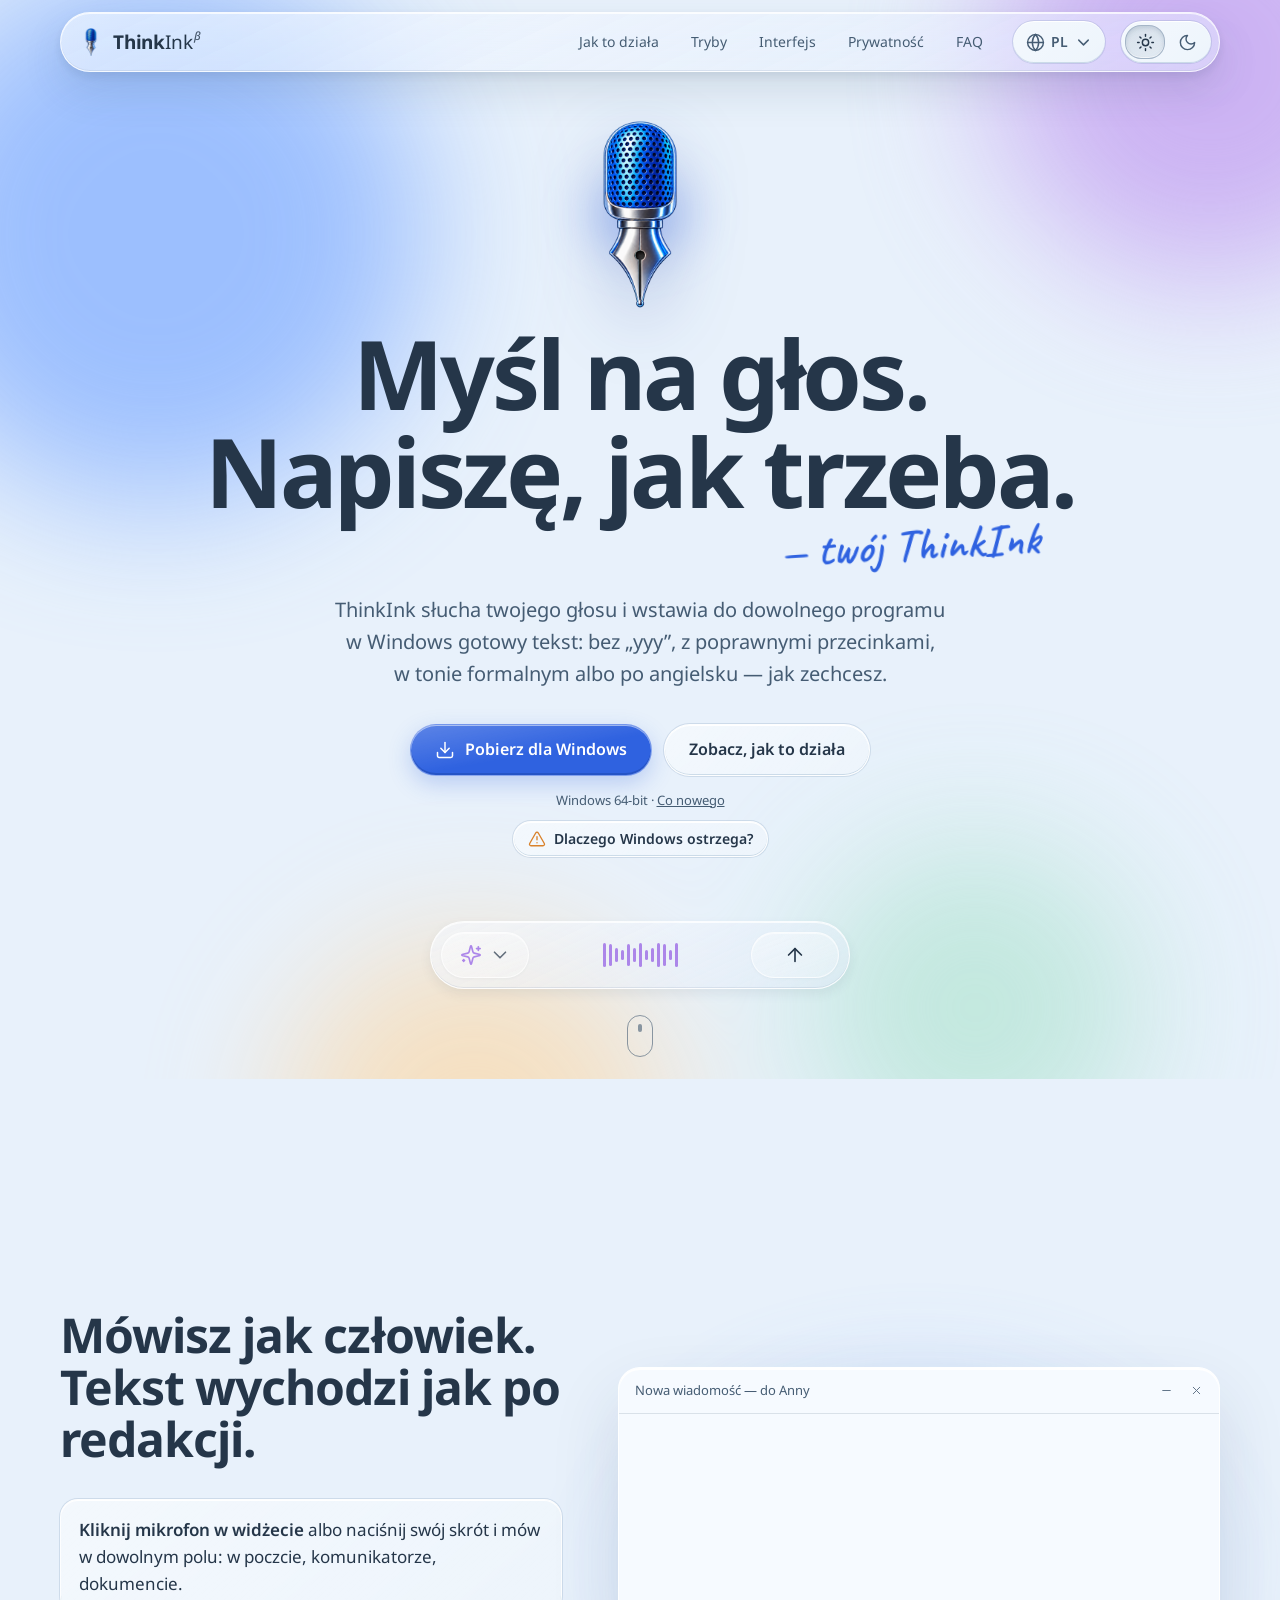
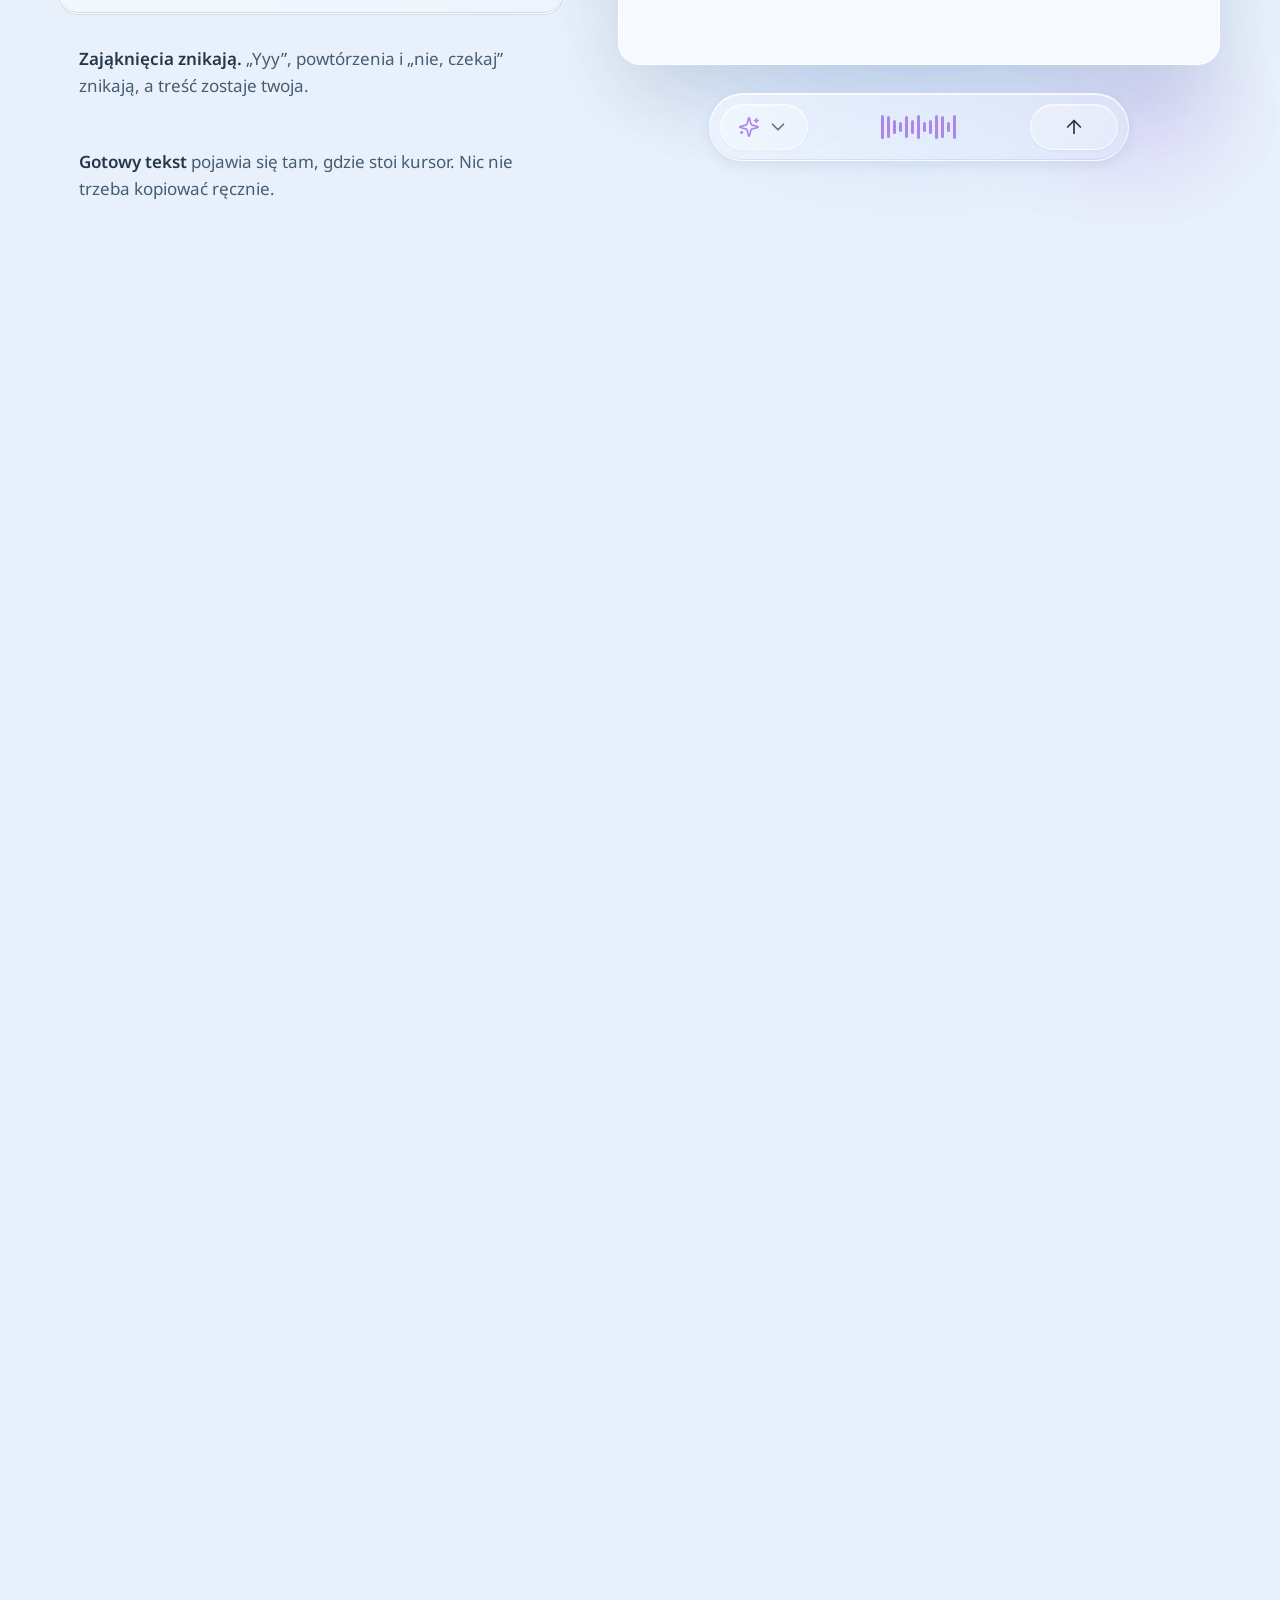
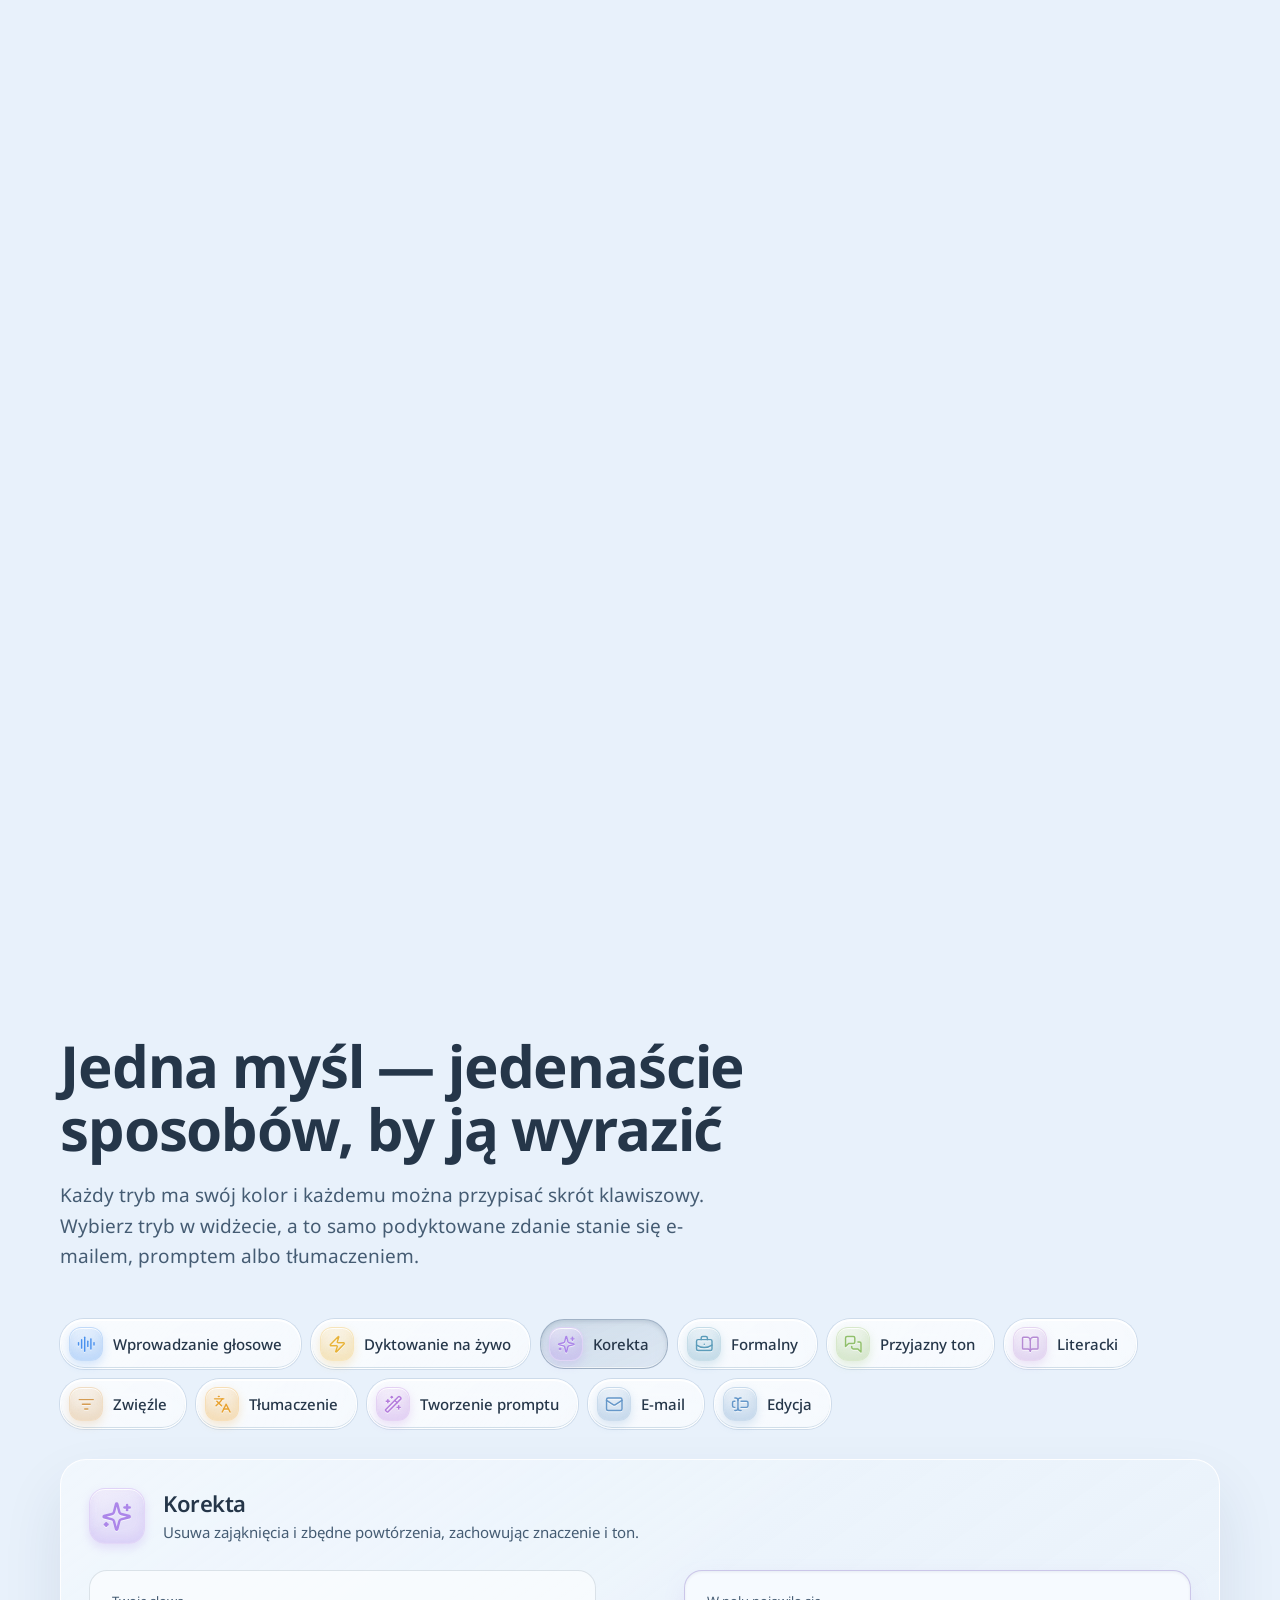
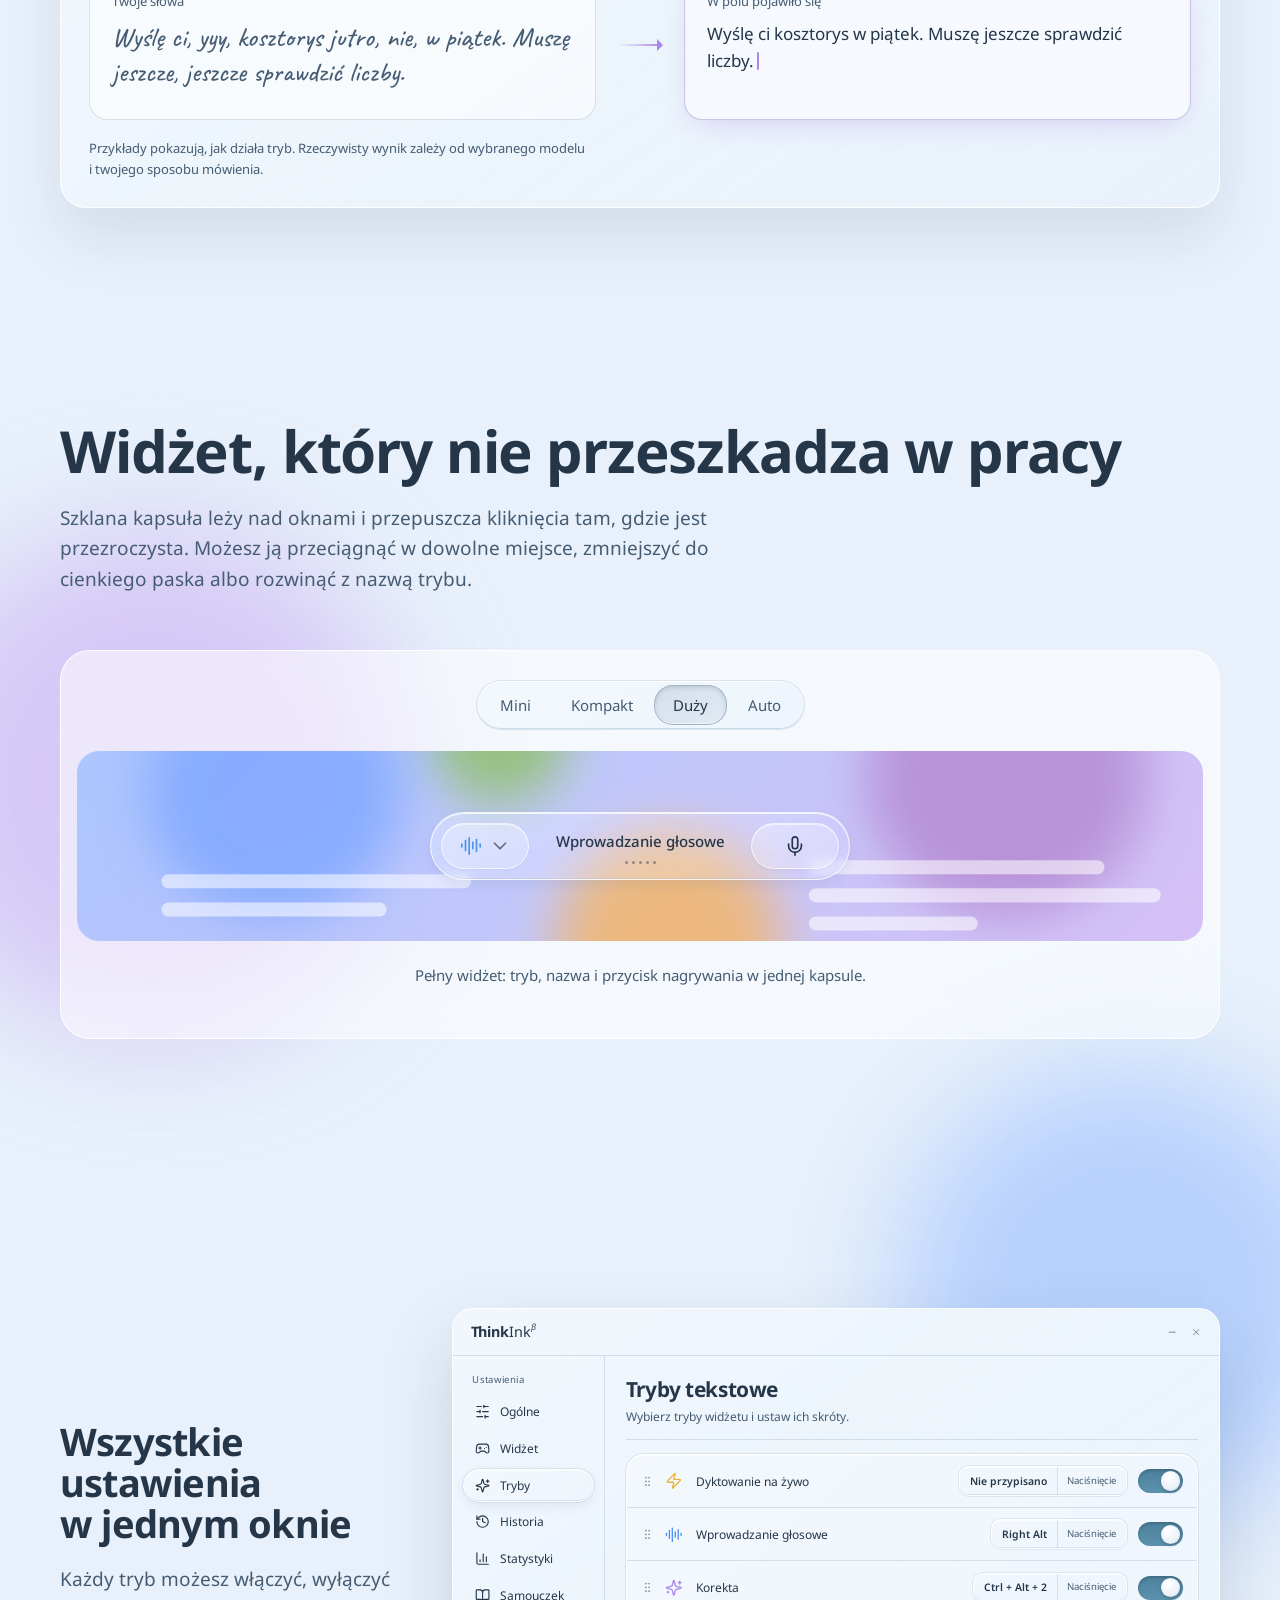
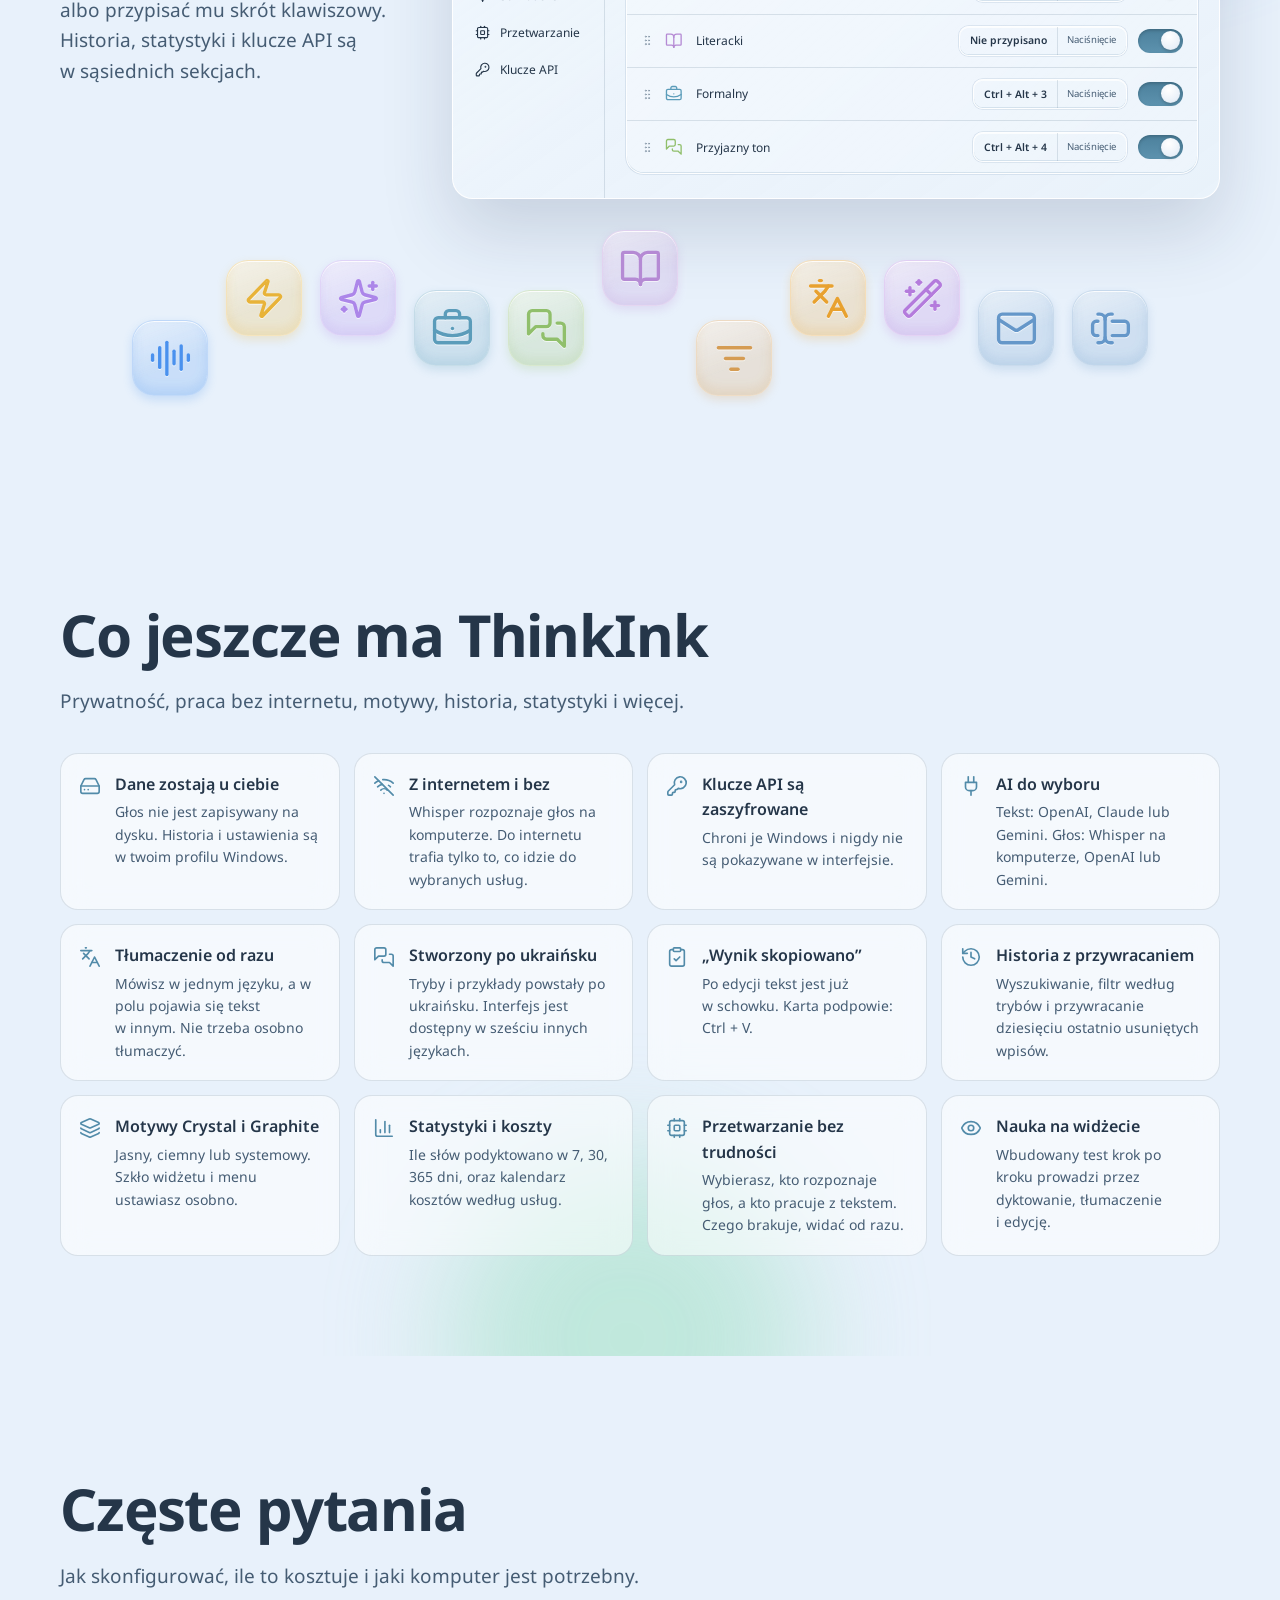
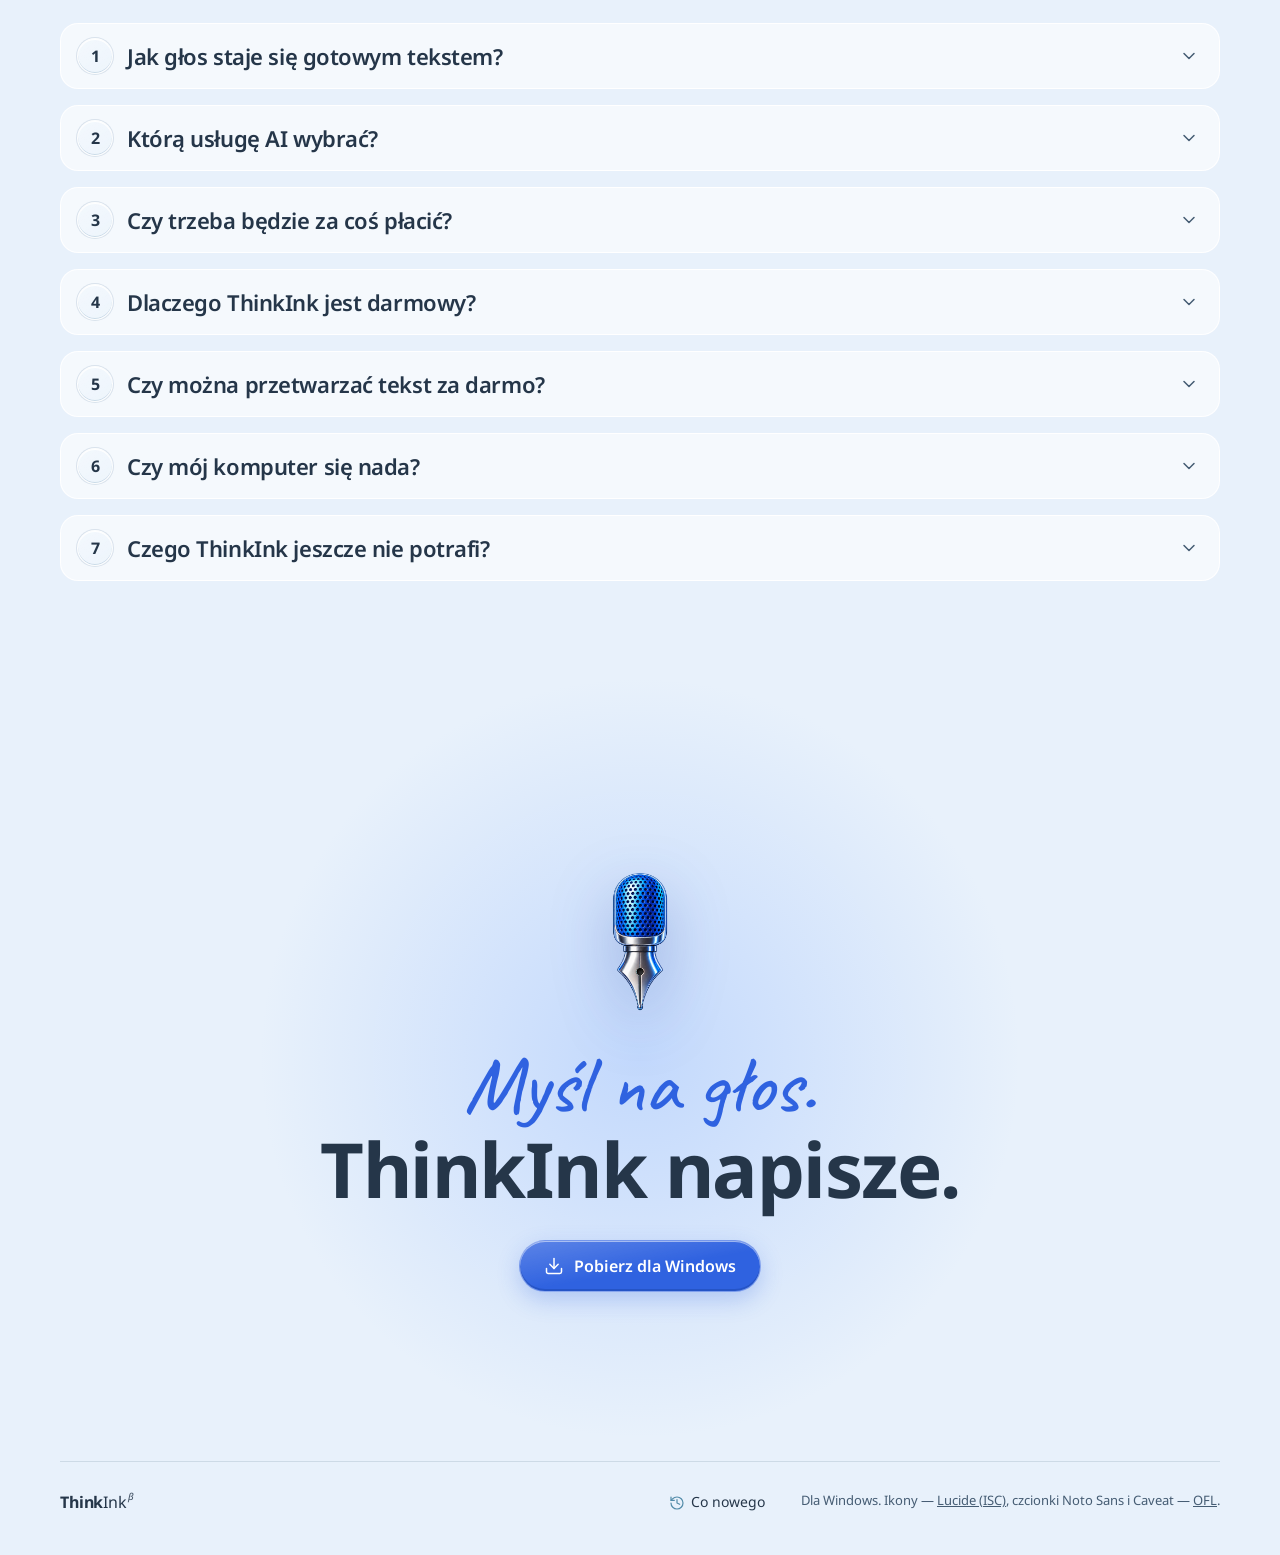
<file: pl/index.html>
<!doctype html>
<html lang="pl" data-theme="light">
<head>
<meta charset="utf-8">
<meta name="viewport" content="width=device-width, initial-scale=1">
<title>ThinkInk — myśl na głos, napiszę, jak trzeba</title>
<meta name="description" content="ThinkInk dla Windows: myślisz na głos, a&nbsp;w polu tekstowym pojawia się czysty tekst — poprawiony, formalny, przetłumaczony albo w&nbsp;formie e-maila.">
<meta name="color-scheme" content="light dark">
<link rel="icon" href="../assets/brand/thinkink-64.png">
<meta property="og:type" content="website">
<meta property="og:site_name" content="ThinkInk">
<meta property="og:title" content="ThinkInk — myśl na głos, napiszę, jak trzeba">
<meta property="og:description" content="ThinkInk dla Windows: myślisz na głos, a&nbsp;w polu tekstowym pojawia się czysty tekst — poprawiony, formalny, przetłumaczony albo w&nbsp;formie e-maila.">
<meta property="og:image" content="http://thinkink.com.ua/assets/brand/og-image.png">
<meta property="og:image:width" content="1200">
<meta property="og:image:height" content="630">
<meta name="twitter:card" content="summary_large_image">
<link rel="stylesheet" href="../styles.css">
<!-- i18n:links — адреси мовних версій; оновлює build-langs.cjs -->
<link rel="canonical" href="https://thinkink.com.ua/pl/">
<link rel="alternate" hreflang="uk" href="https://thinkink.com.ua/">
<link rel="alternate" hreflang="en" href="https://thinkink.com.ua/en/">
<link rel="alternate" hreflang="de" href="https://thinkink.com.ua/de/">
<link rel="alternate" hreflang="es" href="https://thinkink.com.ua/es/">
<link rel="alternate" hreflang="pl" href="https://thinkink.com.ua/pl/">
<link rel="alternate" hreflang="fr" href="https://thinkink.com.ua/fr/">
<link rel="alternate" hreflang="it" href="https://thinkink.com.ua/it/">
<link rel="alternate" hreflang="pt" href="https://thinkink.com.ua/pt/">
<link rel="alternate" hreflang="x-default" href="https://thinkink.com.ua/en/">
<!-- /i18n:links -->
<script>
  // Мова: на головній (українській) адресі — перехід на збережену мову або мову браузера.
  // Пошукових роботів не перенаправляємо, щоб вони бачили кожну мову за своєю адресою.
  try {
    if (document.documentElement.lang === 'uk' && /^\/(index\.html)?$/.test(location.pathname) && !/bot|crawl|spider|slurp|lighthouse/i.test(navigator.userAgent)) {
      const langs = ['en', 'uk', 'de', 'es', 'pl', 'fr', 'it', 'pt'];
      let pick = localStorage.getItem('ti-lang');
      if (!pick) {
        for (const l of navigator.languages || [navigator.language || '']) {
          const c = String(l).toLowerCase().slice(0, 2);
          if (langs.includes(c)) { pick = c; break; }
          if (c === 'ru' || c === 'be') { pick = 'uk'; break; }
        }
        if (!pick) pick = 'en';
      }
      if (pick && pick !== 'uk' && langs.includes(pick)) location.replace('/' + pick + '/' + location.hash);
    }
  } catch (e) {}
</script>
<script>
  // Тема застосовується до першого малювання, щоб не блимало. Лише світла або темна; за замовчуванням світла.
  try { if (localStorage.getItem('ti-theme') === 'dark') document.documentElement.dataset.theme = 'dark'; } catch (e) {}
</script>
</head>
<body>
<a class="skip" href="#main">Przejdź do treści</a>

<header class="top" id="top">
  <a class="brand" href="#hero" aria-label="ThinkInk, na początek">
    <img src="../assets/brand/thinkink-64.png" alt="" width="28" height="28">
    <span class="wordmark"><b>Think</b>Ink<sup>β</sup></span>
  </a>
  <nav class="nav" aria-label="Sekcje">
    <a href="#scene">Jak to działa</a>
    <a href="#modes">Tryby</a>
    <a href="#interface">Interfejs</a>
    <a href="#privacy">Prywatność</a>
    <a href="#faq">FAQ</a>
  </nav>
  <details class="lang" data-lang-menu>
    <summary aria-label="Język strony"><svg data-icon="globe"></svg><span class="lang-code" data-lang-code>PL</span><svg class="lang-chev" data-icon="chevron-down"></svg></summary>
    <ul class="lang-list">
      <li><a href="/en/" hreflang="en" lang="en" data-lang="en">English</a></li>
      <li><a href="/" hreflang="uk" lang="uk" data-lang="uk">Українська</a></li>
      <li><a href="/de/" hreflang="de" lang="de" data-lang="de">Deutsch</a></li>
      <li><a href="/es/" hreflang="es" lang="es" data-lang="es">Español</a></li>
      <li><a href="/pl/" hreflang="pl" lang="pl" data-lang="pl" aria-current="page">Polski</a></li>
      <li><a href="/fr/" hreflang="fr" lang="fr" data-lang="fr">Français</a></li>
      <li><a href="/it/" hreflang="it" lang="it" data-lang="it">Italiano</a></li>
      <li><a href="/pt/" hreflang="pt" lang="pt-BR" data-lang="pt">Português</a></li>
    </ul>
  </details>
  <div class="theme" role="group" aria-label="Motyw strony">
    <button type="button" data-set-theme="light" aria-label="Jasny motyw" aria-pressed="true"><svg data-icon="sun"></svg></button>
    <button type="button" data-set-theme="dark" aria-label="Ciemny motyw" aria-pressed="false"><svg data-icon="moon"></svg></button>
  </div>
  <a class="btn btn-primary top-dl" href="https://github.com/AndriyGusak/ThinkInk/releases/latest" data-download data-goatcounter-click="zavantazhennia-shapka"><svg data-icon="download"></svg><span>Pobierz</span></a>
</header>

<main id="main">

<!-- ГОЛОВНИЙ ЕКРАН -->
<section class="hero" id="hero" aria-labelledby="hero-title">
  <div class="aurora" aria-hidden="true"><i></i><i></i><i></i><i></i></div>
  <div class="hero-inner">
    <div class="logo-stage" aria-hidden="true">
      <img class="logo3d" src="../assets/brand/thinkink-512.png" alt="" width="512" height="512">
      <span class="logo-glow"></span>
    </div>
    <h1 id="hero-title" class="hero-title">
      <span class="spoken" aria-hidden="true">myśl na głos</span>
      <span class="typed">Myśl na głos.<br>Napiszę, jak&nbsp;trzeba.</span>
    </h1>
    <p class="hero-sign">— twój ThinkInk</p>
    <p class="hero-lead">ThinkInk słucha twojego głosu i&nbsp;wstawia do dowolnego programu w&nbsp;Windows gotowy tekst: bez „yyy”, z&nbsp;poprawnymi przecinkami, w&nbsp;tonie formalnym albo po angielsku — jak zechcesz.</p>
    <div class="hero-actions">
      <a class="btn btn-primary" href="https://github.com/AndriyGusak/ThinkInk/releases/latest" data-download data-goatcounter-click="zavantazhennia"><svg data-icon="download"></svg>Pobierz dla Windows</a>
      <a class="btn" href="#scene">Zobacz, jak to działa</a>
    </div>
    <p class="dl-meta"><span class="dl-rel" hidden><span>Wersja</span> <span data-dl-v></span> · <span data-dl-mb></span>&nbsp;<span>MB</span> · </span><span>Windows 64-bit</span> · <a href="https://github.com/AndriyGusak/ThinkInk/releases">Co nowego</a></p>
    <details class="dl-warn">
      <summary><svg class="ic-tri" viewBox="0 0 24 24" fill="none" stroke="currentColor" stroke-width="1.8" stroke-linecap="round" stroke-linejoin="round" aria-hidden="true"><path d="m21.73 18-8-14a2 2 0 0 0-3.48 0l-8 14A2 2 0 0 0 4 21h16a2 2 0 0 0 1.73-3"/><path d="M12 9v4"/><path d="M12 17h.01"/></svg><span>Dlaczego Windows ostrzega?</span></summary>
      <div class="dl-pop">
        <p><b>Windows może pokazać „Nieznany wydawca”.</b> Tak bywa z&nbsp;programami bez płatnego certyfikatu dewelopera. Certyfikat co roku sporo kosztuje, a&nbsp;ThinkInk jest darmowy, więc go nie ma.</p>
        <p><b>Jak zainstalować:</b> w&nbsp;oknie Windows kliknij „Więcej informacji”, a&nbsp;potem „Uruchom mimo to”.</p>
        <p><b>Skąd jest plik:</b> przycisk pobiera instalator z&nbsp;oficjalnej strony ThinkInk na GitHubie.</p>
      </div>
    </details>

    <div class="widget-demo" aria-hidden="true">
      <div class="widget" data-state="recording">
        <span class="w-btn w-mode"><svg data-icon="sparkles"></svg><svg class="chev" data-icon="chevron-down"></svg></span>
        <span class="w-center">
          <span class="w-name">Korekta</span>
          <span class="w-wave"><i></i><i></i><i></i><i></i><i></i><i></i><i></i><i></i><i></i><i></i><i></i><i></i><i></i></span>
        </span>
        <span class="w-btn w-rec"><svg data-icon="arrow-up"></svg></span>
      </div>
    </div>
  </div>
  <a class="scroll-cue" href="#scene" aria-label="Przewiń dalej"><span></span></a>
</section>

<!-- СЦЕНА: ГОЛОС → ТЕКСТ (прив’язана до прокрутки) -->
<section class="scene" id="scene" aria-labelledby="scene-title">
  <div class="scene-sticky">
    <div class="scene-copy">
      <h2 id="scene-title">Mówisz jak człowiek.<br>Tekst wychodzi jak po redakcji.</h2>
      <ol class="scene-steps">
        <li data-step="0"><b>Kliknij mikrofon w&nbsp;widżecie</b> albo naciśnij swój skrót i&nbsp;mów w&nbsp;dowolnym polu: w&nbsp;poczcie, komunikatorze, dokumencie.</li>
        <li data-step="1"><b>Zająknięcia znikają.</b> „Yyy”, powtórzenia i&nbsp;„nie, czekaj” znikają, a&nbsp;treść zostaje twoja.</li>
        <li data-step="2"><b>Gotowy tekst</b> pojawia się tam, gdzie stoi kursor. Nic nie trzeba kopiować ręcznie.</li>
      </ol>
    </div>

    <div class="scene-stage" aria-hidden="true">
      <div class="app-window">
        <div class="app-bar"><span>Nowa wiadomość — do Anny</span><span class="win-ctl"><svg data-icon="minus"></svg><svg data-icon="x"></svg></span></div>
        <div class="app-field">
          <div class="speech" id="speech"></div>
          <div class="result" id="result">Wyślę ci kosztorys w&nbsp;piątek. Muszę jeszcze sprawdzić liczby. Kwota może się trochę zmienić.<span class="caret"></span></div>
        </div>
      </div>
      <div class="widget scene-widget" data-state="recording">
        <span class="w-btn w-mode"><svg data-icon="sparkles"></svg><svg class="chev" data-icon="chevron-down"></svg></span>
        <span class="w-center">
          <span class="w-name">Korekta</span>
          <span class="w-wave"><i></i><i></i><i></i><i></i><i></i><i></i><i></i><i></i><i></i><i></i><i></i><i></i><i></i></span>
        </span>
        <span class="w-btn w-rec"><svg data-icon="arrow-up"></svg></span>
      </div>
    </div>
    <p class="sr-only">Przykład: podyktowano „Wyślę ci, yyy, kosztorys jutro, nie, w&nbsp;piątek. Muszę jeszcze, jeszcze sprawdzić liczby. Kwota może się trochę zmienić.” Wynik: „Wyślę ci kosztorys w&nbsp;piątek. Muszę jeszcze sprawdzić liczby. Kwota może się trochę zmienić.”</p>
  </div>
</section>

<!-- РЕЖИМИ -->
<section class="modes" id="modes" aria-labelledby="modes-title">
  <div class="wrap">
    <h2 id="modes-title">Jedna myśl — jedenaście sposobów, by ją wyrazić</h2>
    <p class="section-lead">Każdy tryb ma swój kolor i&nbsp;każdemu można przypisać skrót klawiszowy. Wybierz tryb w&nbsp;widżecie, a&nbsp;to samo podyktowane zdanie stanie się e-mailem, promptem albo tłumaczeniem.</p>

    <div class="mode-orbit" role="tablist" aria-label="Tryby ThinkInk" id="mode-list"></div>

    <div class="mode-panel" id="mode-panel" role="tabpanel" aria-live="polite">
      <div class="mp-head">
        <span class="mp-icon"><svg data-icon="sparkles" id="mp-icon"></svg></span>
        <div>
          <h3 id="mp-name">Korekta</h3>
          <p id="mp-desc"></p>
        </div>
      </div>
      <div class="mp-body">
        <figure class="mp-col mp-said">
          <figcaption>Twoje słowa</figcaption>
          <p id="mp-said" class="hand"></p>
        </figure>
        <span class="mp-arrow" aria-hidden="true"></span>
        <figure class="mp-col mp-got">
          <figcaption id="mp-got-label">W&nbsp;polu pojawiło się</figcaption>
          <p id="mp-got"></p>
        </figure>
      </div>
      <div class="edit-stage" id="edit-stage" aria-hidden="true">
        <div class="doc">
          <p class="doc-line" aria-hidden="true"><i style="--w:46"></i><i style="--w:14"></i><i style="--w:72"></i><i style="--w:30"></i><i style="--w:8"></i><i style="--w:58"></i><i style="--w:96"></i><i style="--w:22"></i><i style="--w:40"></i><i style="--w:64"></i><i style="--w:12"></i><i style="--w:52"></i><i style="--w:34"></i><i style="--w:80"></i><i style="--w:18"></i><i style="--w:44"></i><i style="--w:26"></i><i style="--w:70"></i><i style="--w:10"></i><i style="--w:48"></i><i style="--w:92"></i><i style="--w:16"></i><i style="--w:38"></i><i style="--w:60"></i><i style="--w:24"></i><i style="--w:84"></i><i style="--w:12"></i><i style="--w:50"></i><i style="--w:66"></i><i style="--w:20"></i><i style="--w:42"></i><i style="--w:8"></i><i style="--w:74"></i><i style="--w:32"></i></p>
          <p class="doc-text"><span class="sel" id="edit-before">Chciałem tylko powiedzieć, że niestety dziś naprawdę nie zdążę porządnie przejrzeć kosztorysu, więc jeśli nie macie nic przeciwko, to może przełóżmy omówienie na piątek.</span><span class="sel-after" id="edit-after">Sorry, I won’t get to the estimate today. Can we discuss it on Friday?</span></p>
          <p class="doc-line short" aria-hidden="true"><i style="--w:62"></i><i style="--w:20"></i><i style="--w:8"></i><i style="--w:88"></i><i style="--w:36"></i><i style="--w:54"></i><i style="--w:14"></i><i style="--w:30"></i></p>
        </div>
        <div class="voice-bubble"><svg data-icon="mic"></svg><span class="hand">Skróć i&nbsp;przetłumacz na angielski</span></div>
        <div class="copied-toast"><svg data-icon="clipboard-check"></svg><span><b>Wynik skopiowano</b>Wklej przez Ctrl&nbsp;+&nbsp;V</span></div>
      </div>
      <p class="fine">Przykłady pokazują, jak działa tryb. Rzeczywisty wynik zależy od wybranego modelu i&nbsp;twojego sposobu mówienia.</p>
    </div>
  </div>
</section>

<!-- ІНТЕРФЕЙС -->
<section class="iface" id="interface" aria-labelledby="iface-title">
  <div class="glass-field" aria-hidden="true"><i></i><i></i><i></i></div>
  <div class="wrap">
    <div class="screen">
    <h2 id="iface-title">Widżet, który nie przeszkadza w&nbsp;pracy</h2>
    <p class="section-lead">Szklana kapsuła leży nad oknami i&nbsp;przepuszcza kliknięcia tam, gdzie jest przezroczysta. Możesz ją przeciągnąć w&nbsp;dowolne miejsce, zmniejszyć do cienkiego paska albo rozwinąć z&nbsp;nazwą trybu.</p>

    <div class="sizes" role="group" aria-label="Wygląd widżetu w&nbsp;spoczynku">
      <div class="size-switch">
        <button type="button" data-size="mini" aria-pressed="false">Mini</button>
        <button type="button" data-size="compact" aria-pressed="false">Kompakt</button>
        <button type="button" data-size="large" aria-pressed="true">Duży</button>
        <button type="button" data-size="auto" aria-pressed="false">Auto</button>
      </div>
      <div class="size-stage" aria-hidden="true">
        <div class="widget live-widget" data-size="large" data-state="idle" style="--w-accent:#4a91ee">
          <span class="w-btn w-mode"><svg data-icon="audio-lines"></svg><svg class="chev" data-icon="chevron-down"></svg></span>
          <span class="w-center"><span class="w-name">Wprowadzanie głosowe</span><span class="w-grip"><i></i><i></i><i></i><i></i><i></i></span></span>
          <span class="w-btn w-rec"><svg data-icon="mic"></svg></span>
        </div>
      </div>
      <p class="size-note" id="size-note" aria-live="polite">Pełny widżet: tryb, nazwa i&nbsp;przycisk nagrywania w&nbsp;jednej kapsule.</p>
    </div>

    </div>

    <div class="screen split">
    <div class="split-copy">
      <h2>Wszystkie ustawienia w&nbsp;jednym oknie</h2>
      <p class="section-lead">Każdy tryb możesz włączyć, wyłączyć albo przypisać mu skrót klawiszowy. Historia, statystyki i&nbsp;klucze API są w&nbsp;sąsiednich sekcjach.</p>
    </div>
    <div class="app-shot" aria-hidden="true">
      <div class="as-title"><span class="wordmark"><b>Think</b>Ink<sup>β</sup></span><span class="win-ctl"><svg data-icon="minus"></svg><svg data-icon="x"></svg></span></div>
      <div class="as-body">
        <nav class="as-nav">
          <small>Ustawienia</small>
          <span><svg data-icon="sliders-horizontal"></svg>Ogólne</span>
          <span><svg data-icon="gamepad-2"></svg>Widżet</span>
          <span class="on"><svg data-icon="sparkles"></svg>Tryby</span>
          <span><svg data-icon="history"></svg>Historia</span>
          <span><svg data-icon="chart-column"></svg>Statystyki</span>
          <span><svg data-icon="book-open"></svg>Samouczek</span>
          <span><svg data-icon="cpu"></svg>Przetwarzanie</span>
          <span><svg data-icon="key-round"></svg>Klucze API</span>
        </nav>
        <div class="as-main">
          <h3>Tryby tekstowe</h3>
          <p>Wybierz tryby widżetu i&nbsp;ustaw ich skróty.</p>
          <div class="as-list" id="as-list"></div>
        </div>
      </div>
    </div>

    <div class="icon-glass" id="icon-glass" aria-hidden="true"></div>
    </div>

    <div class="screen" id="privacy">
    <h2>Co jeszcze ma ThinkInk</h2>
    <p class="section-lead">Prywatność, praca bez internetu, motywy, historia, statystyki i&nbsp;więcej.</p>
    <ul class="details">
      <li><svg data-icon="hard-drive"></svg><div><b>Dane zostają u&nbsp;ciebie</b>Głos nie jest zapisywany na dysku. Historia i&nbsp;ustawienia są w&nbsp;twoim profilu Windows.</div></li>
      <li><svg data-icon="wifi-off"></svg><div><b>Z&nbsp;internetem i&nbsp;bez</b>Whisper rozpoznaje głos na komputerze. Do internetu trafia tylko to, co idzie do wybranych usług.</div></li>
      <li><svg data-icon="key-round"></svg><div><b>Klucze API są zaszyfrowane</b>Chroni je Windows i&nbsp;nigdy nie są pokazywane w&nbsp;interfejsie.</div></li>
      <li><svg data-icon="plug"></svg><div><b>AI do wyboru</b>Tekst: OpenAI, Claude lub Gemini. Głos: Whisper na komputerze, OpenAI lub Gemini.</div></li>
      <li><svg data-icon="languages"></svg><div><b>Tłumaczenie od razu</b>Mówisz w&nbsp;jednym języku, a&nbsp;w polu pojawia się tekst w&nbsp;innym. Nie trzeba osobno tłumaczyć.</div></li>
      <li><svg data-icon="messages-square"></svg><div><b>Stworzony po ukraińsku</b>Tryby i&nbsp;przykłady powstały po ukraińsku. Interfejs jest dostępny w&nbsp;sześciu innych językach.</div></li>
      <li><svg data-icon="clipboard-check"></svg><div><b>„Wynik skopiowano”</b>Po edycji tekst jest już w&nbsp;schowku. Karta podpowie: Ctrl + V.</div></li>
      <li><svg data-icon="history"></svg><div><b>Historia z&nbsp;przywracaniem</b>Wyszukiwanie, filtr według trybów i&nbsp;przywracanie dziesięciu ostatnio usuniętych wpisów.</div></li>
      <li><svg data-icon="layers"></svg><div><b>Motywy Crystal i&nbsp;Graphite</b>Jasny, ciemny lub systemowy. Szkło widżetu i&nbsp;menu ustawiasz osobno.</div></li>
      <li><svg data-icon="chart-column"></svg><div><b>Statystyki i&nbsp;koszty</b>Ile słów podyktowano w&nbsp;7, 30, 365 dni, oraz kalendarz kosztów według usług.</div></li>
      <li><svg data-icon="cpu"></svg><div><b>Przetwarzanie bez trudności</b>Wybierasz, kto rozpoznaje głos, a&nbsp;kto pracuje z&nbsp;tekstem. Czego brakuje, widać od razu.</div></li>
      <li><svg data-icon="eye"></svg><div><b>Nauka na widżecie</b>Wbudowany test krok po kroku prowadzi przez dyktowanie, tłumaczenie i&nbsp;edycję.</div></li>
    </ul>
    </div>
  </div>
</section>



<!-- ЧАСТІ ПИТАННЯ -->
<section class="faq" id="faq" aria-labelledby="faq-title">
  <div class="wrap">
    <h2 id="faq-title">Częste pytania</h2>
    <p class="section-lead">Jak skonfigurować, ile to kosztuje i&nbsp;jaki komputer jest potrzebny.</p>

    <!-- 1 -->
    <details class="faq-q" id="faq-q0">
      <summary><h3><span class="faq-num">1</span>Jak głos staje się gotowym tekstem?</h3><svg class="faq-chev" data-icon="chevron-down"></svg></summary>
      <div class="faq-body">
      <p class="faq-q-lead">W&nbsp;dwóch krokach. Do każdego kroku wybierasz swoją usługę.</p>
      <div class="flow" aria-label="Głos, potem transkrypcja, potem gotowy tekst">
        <div class="flow-step"><span class="gi" style="--c:#4a91ee"><svg data-icon="mic"></svg></span><span class="flow-text"><small>Krok 1</small><b>Głos → transkrypcja</b><span>Zapisuje to, co powiedziano, słowo w&nbsp;słowo</span></span></div>
        <svg class="flow-arrow" data-icon="arrow-right"></svg>
        <div class="flow-step"><span class="gi" style="--c:#90bf6b"><svg data-icon="sparkles"></svg></span><span class="flow-text"><small>Krok 2</small><b>Transkrypcja → gotowy tekst</b><span>Usuwa powtórzenia, zająknięcia, wtrącenia i&nbsp;tym podobne</span></span></div>
      </div>

      <h4 class="faq-sub">Czym można obsłużyć każdy krok</h4>
      <div class="faq-cards cols-3">
        <div class="faq-card">
          <div class="fc-head"><span class="gi" style="--c:#90bf6b"><svg data-icon="audio-lines"></svg></span><b>Whisper</b></div>
          <p>Darmowe rozpoznawanie głosu bezpośrednio na twoim komputerze, bez internetu. ThinkInk sam je pobiera.</p>
          <ul class="fits">
            <li class="yes"><svg data-icon="check"></svg>Głos → transkrypcja</li>
            <li class="no"><svg data-icon="x"></svg>Transkrypcja → gotowy tekst</li>
          </ul>
        </div>
        <div class="faq-card">
          <div class="fc-head"><span class="gi" style="--c:#4a91ee"><svg data-icon="key-round"></svg></span><b>Klucz API</b></div>
          <p>Jak hasło do usługi AI: OpenAI, Anthropic (Claude) czy Gemini. Tworzy się go na stronie usługi w&nbsp;kilka minut. Niżej oznaczony tak: <span class="kb"><svg data-icon="key-round"></svg>API</span></p>
          <ul class="fits">
            <li class="yes"><svg data-icon="check"></svg>Głos → transkrypcja <em>(OpenAI, Gemini)</em></li>
            <li class="yes"><svg data-icon="check"></svg>Transkrypcja → gotowy tekst</li>
          </ul>
        </div>
        <div class="faq-card">
          <div class="fc-head"><span class="gi" style="--c:#ac86e9"><svg data-icon="user-round-check"></svg></span><b>Subskrypcja</b></div>
          <p>Twoje płatne konto ChatGPT lub Claude. Po prostu się logujesz, bez klucza. Niżej oznaczone tak: <span class="kb"><svg data-icon="user-round-check"></svg>konto</span></p>
          <ul class="fits">
            <li class="no"><svg data-icon="x"></svg>Głos → transkrypcja</li>
            <li class="yes"><svg data-icon="check"></svg>Transkrypcja → gotowy tekst</li>
          </ul>
        </div>
      </div>
    </div></details>

    <!-- 1 -->
    <details class="faq-q" id="faq-q1">
      <summary><h3><span class="faq-num">2</span>Którą usługę AI wybrać?</h3><svg class="faq-chev" data-icon="chevron-down"></svg></summary>
      <div class="faq-body">

      <div class="faq-card faq-pick">
        <div class="fc-head"><span class="gi" style="--c:#4a91ee"><svg data-icon="badge-check"></svg></span><b>Moja rada<small>Dokładnie, szybko i&nbsp;niedrogo</small></b></div>
        <div class="route">
          <div class="route-step"><small><svg data-icon="mic"></svg>Głos → transkrypcja</small><span class="opts"><span class="opt">Whisper <em>z&nbsp;kartą graficzną NVIDIA</em></span><span class="or">albo</span><span class="opt">OpenAI <span class="kb" title="z&nbsp;kluczem API" aria-label="z&nbsp;kluczem API"><svg data-icon="key-round"></svg>API</span></span></span></div>
          <svg class="route-arrow" data-icon="arrow-right"></svg>
          <div class="route-step"><small><svg data-icon="sparkles"></svg>Transkrypcja → gotowy tekst</small><span class="opts"><span class="opt">OpenAI GPT-6.1 Terra <span class="kb" title="z&nbsp;kluczem API" aria-label="z&nbsp;kluczem API"><svg data-icon="key-round"></svg>API</span></span><span class="or">albo</span><span class="opt">Claude Sonnet&nbsp;5.5 <span class="kb" title="z&nbsp;kluczem API" aria-label="z&nbsp;kluczem API"><svg data-icon="key-round"></svg>API</span></span></span></div>
        </div>
        <p class="fc-note">Dlaczego tak: w&nbsp;moich testach GPT-6.1 Terra dokładnie wykonała wszystkie tryby i&nbsp;ani razu nie odpowiedziała na pytanie zamiast je zapisać. Claude Sonnet&nbsp;5.5 też dobrze się sprawdziła. Koszt przetwarzania — ≈&nbsp;0,002–0,004&nbsp;$ za zdanie.</p>
      </div>

      <div class="faq-cards cols-4">
        <div class="faq-card">
          <div class="fc-head"><span class="gi" style="--c:#ac86e9"><svg data-icon="target"></svg></span><b>Najdokładniej</b></div>
          <dl class="mini-route">
            <div><dt><svg data-icon="mic"></svg>Głos → transkrypcja</dt><dd><span class="opts"><span class="opt">Whisper Large&nbsp;v3</span><span class="or">albo</span><span class="opt">OpenAI <span class="kb" title="z&nbsp;kluczem API" aria-label="z&nbsp;kluczem API"><svg data-icon="key-round"></svg>API</span></span></span></dd></div>
            <div><dt><svg data-icon="sparkles"></svg>Transkrypcja → tekst</dt><dd><span class="opts"><span class="opt">Claude Opus&nbsp;5.5 <span class="kb" title="z&nbsp;kluczem API" aria-label="z&nbsp;kluczem API"><svg data-icon="key-round"></svg>API</span></span><span class="or">albo</span><span class="opt">OpenAI GPT-6.1 Sol <span class="kb" title="z&nbsp;kluczem API" aria-label="z&nbsp;kluczem API"><svg data-icon="key-round"></svg>API</span></span></span></dd></div>
          </dl>
          <p class="fc-price">≈ 0,004–0,007&nbsp;$ <small>za zdanie</small></p>
          <p class="fc-note">≈ 150–300 zdań za 1&nbsp;$. Dobrze działa też każdy inny mocny model z&nbsp;kluczem.</p>
        </div>
        <div class="faq-card">
          <div class="fc-head"><span class="gi" style="--c:#e8a12f"><svg data-icon="gauge"></svg></span><b>Najszybciej</b></div>
          <dl class="mini-route">
            <div><dt><svg data-icon="mic"></svg>Głos → transkrypcja</dt><dd><span class="opts"><span class="opt">Whisper <em>z&nbsp;NVIDIA</em></span><span class="or">albo</span><span class="opt">OpenAI <span class="kb" title="z&nbsp;kluczem API" aria-label="z&nbsp;kluczem API"><svg data-icon="key-round"></svg>API</span></span></span></dd></div>
            <div><dt><svg data-icon="sparkles"></svg>Transkrypcja → tekst</dt><dd><span class="opts"><span class="opt">Dowolny model <span class="kb" title="z&nbsp;kluczem API" aria-label="z&nbsp;kluczem API"><svg data-icon="key-round"></svg>API</span></span></span></dd></div>
          </dl>
          <div class="speed" aria-label="Ile czekać na tekst po nagraniu">
            <div class="speed-row"><span>Z&nbsp;kluczem</span><i style="--w:12%"></i><b>≈ 1&nbsp;s</b></div>
            <div class="speed-row"><span>Subskrypcja ChatGPT</span><i style="--w:100%"></i><b>5–10&nbsp;s</b></div>
          </div>
        </div>
        <div class="faq-card">
          <div class="fc-head"><span class="gi" style="--c:#5b9cba"><svg data-icon="wallet"></svg></span><b>Najtaniej</b></div>
          <dl class="mini-route">
            <div><dt><svg data-icon="mic"></svg>Głos → transkrypcja</dt><dd><span class="opts"><span class="opt">Whisper <em>na komputerze</em></span></span></dd></div>
            <div><dt><svg data-icon="sparkles"></svg>Transkrypcja → tekst</dt><dd><span class="opts"><span class="opt">OpenAI GPT-6 Luna <span class="kb" title="z&nbsp;kluczem API" aria-label="z&nbsp;kluczem API"><svg data-icon="key-round"></svg>API</span></span></span></dd></div>
          </dl>
          <p class="fc-price">≈ 0,0002&nbsp;$ <small>za zdanie</small></p>
          <p class="fc-note">≈ 5000 zdań za 1&nbsp;$</p>
        </div>
        <div class="faq-card">
          <div class="fc-head"><span class="gi" style="--c:#90bf6b"><svg data-icon="gift"></svg></span><b>Za darmo</b></div>
          <dl class="mini-route">
            <div><dt><svg data-icon="mic"></svg>Głos → transkrypcja</dt><dd><span class="opts"><span class="opt">Whisper <em>na komputerze</em></span><span class="or">albo</span><span class="opt">Gemini <span class="kb" title="z&nbsp;kluczem API" aria-label="z&nbsp;kluczem API"><svg data-icon="key-round"></svg>API</span> <em>(za darmo)</em></span></span></dd></div>
            <div><dt><svg data-icon="sparkles"></svg>Transkrypcja → tekst</dt><dd><span class="opts"><span class="opt">Gemini <span class="kb" title="z&nbsp;kluczem API" aria-label="z&nbsp;kluczem API"><svg data-icon="key-round"></svg>API</span> <em>(za darmo)</em></span></span></dd></div>
          </dl>
          <p class="fc-price">0&nbsp;$</p>
          <p class="fc-note">Warunki darmowego Gemini — w&nbsp;pytaniu 5.</p>
        </div>
      </div>
      <p class="fine">Porady i&nbsp;szybkość pochodzą z&nbsp;moich testów: ponad 150 prób przetwarzania tekstu (te same zdania w&nbsp;różnych trybach i&nbsp;modelach). Ceny to szacunek według cenników usług na 1&nbsp;listopada 2026&nbsp;r.</p>
    </div></details>

    <!-- 2 -->
    <details class="faq-q" id="faq-q2">
      <summary><h3><span class="faq-num">3</span>Czy trzeba będzie za coś płacić?</h3><svg class="faq-chev" data-icon="chevron-down"></svg></summary>
      <div class="faq-body">
      <p class="faq-q-lead">Sam ThinkInk jest darmowy. Płacisz tylko usłudze AI, i&nbsp;to nie zawsze.</p>
      <div class="faq-cards cols-3">
        <div class="faq-card">
          <div class="fc-head"><span class="gi" style="--c:#90bf6b"><svg data-icon="gift"></svg></span><b>Za darmo</b></div>
          <p class="fc-price">0&nbsp;$</p>
          <dl class="mini-route">
            <div><dt><svg data-icon="mic"></svg>Głos → transkrypcja</dt><dd><span class="opts"><span class="opt">Whisper <em>na komputerze</em></span><span class="or">albo</span><span class="opt">Gemini <span class="kb" title="z&nbsp;kluczem API" aria-label="z&nbsp;kluczem API"><svg data-icon="key-round"></svg>API</span> <em>(za darmo)</em></span></span></dd></div>
            <div><dt><svg data-icon="sparkles"></svg>Transkrypcja → tekst</dt><dd><span class="opts"><span class="opt">Gemini <span class="kb" title="z&nbsp;kluczem API" aria-label="z&nbsp;kluczem API"><svg data-icon="key-round"></svg>API</span> <em>(za darmo)</em></span></span></dd></div>
          </dl>
          <p class="fc-note">Tylko dyktowanie bez przetwarzania? Wystarczy Whisper, klucz nie jest potrzebny.</p>
        </div>
        <div class="faq-card">
          <div class="fc-head"><span class="gi" style="--c:#ac86e9"><svg data-icon="user-round-check"></svg></span><b>Masz już subskrypcję</b></div>
          <p class="fc-price">Bez dopłat</p>
          <dl class="mini-route">
            <div><dt><svg data-icon="mic"></svg>Głos → transkrypcja</dt><dd><span class="opts"><span class="opt">Whisper <em>na komputerze</em></span></span></dd></div>
            <div><dt><svg data-icon="sparkles"></svg>Transkrypcja → tekst</dt><dd><span class="opts"><span class="opt">ChatGPT <span class="kb" title="logowanie do konta" aria-label="logowanie do konta"><svg data-icon="user-round-check"></svg>konto</span></span><span class="or">albo</span><span class="opt">Claude Code <span class="kb" title="logowanie do konta" aria-label="logowanie do konta"><svg data-icon="user-round-check"></svg>konto</span></span></span></dd></div>
          </dl>
          <p class="fc-note">W&nbsp;ramach limitów twojego planu. Do Claude potrzebny jest program Claude Code.</p>
        </div>
        <div class="faq-card">
          <div class="fc-head"><span class="gi" style="--c:#4a91ee"><svg data-icon="credit-card"></svg></span><b>Płatny klucz</b></div>
          <p class="fc-price">&lt;&nbsp;0,01&nbsp;$ <small>za zdanie</small></p>
          <dl class="mini-route">
            <div><dt><svg data-icon="mic"></svg>Głos → transkrypcja</dt><dd><span class="opts"><span class="opt">Whisper <em>na komputerze</em></span><span class="or">albo</span><span class="opt">OpenAI <span class="kb" title="z&nbsp;kluczem API" aria-label="z&nbsp;kluczem API"><svg data-icon="key-round"></svg>API</span></span></span></dd></div>
            <div><dt><svg data-icon="sparkles"></svg>Transkrypcja → tekst</dt><dd><span class="opts"><span class="opt">OpenAI <span class="kb" title="z&nbsp;kluczem API" aria-label="z&nbsp;kluczem API"><svg data-icon="key-round"></svg>API</span></span><span class="or">albo</span><span class="opt">Claude <span class="kb" title="z&nbsp;kluczem API" aria-label="z&nbsp;kluczem API"><svg data-icon="key-round"></svg>API</span></span><span class="or">albo</span><span class="opt">Gemini <span class="kb" title="z&nbsp;kluczem API" aria-label="z&nbsp;kluczem API"><svg data-icon="key-round"></svg>API</span></span></span></dd></div>
          </dl>
          <p class="fc-note">Płacisz tylko za to, czego używasz. Głos przez OpenAI — do 0,006&nbsp;$ za minutę. Wydatki widać w&nbsp;sekcji „Koszty”.</p>
        </div>
      </div>
      <p class="fine">Ceny to szacunek według cenników usług na 1&nbsp;listopada 2026&nbsp;r.</p>
    </div></details>

    <!-- 4: чому безкоштовно -->
    <details class="faq-q" id="faq-qfree">
      <summary><h3><span class="faq-num">4</span>Dlaczego ThinkInk jest darmowy?</h3><svg class="faq-chev" data-icon="chevron-down"></svg></summary>
      <div class="faq-body">
      <div class="faq-card faq-story">
        <div class="fc-head"><span class="gi" style="--c:#ac86e9"><svg data-icon="heart"></svg></span><b>Stworzony przez jedną osobę</b></div>
        <p>ThinkInk stworzyłem dla siebie, swojej rodziny i&nbsp;przyjaciół. Dopracowałem każdy szczegół i&nbsp;sprawdziłem go we wszystkich możliwych sposobach pracy. Moim zdaniem program wyszedł wygodny, więc chcę się nim podzielić ze wszystkimi. Będzie mi miło, jeśli pomoże ci w&nbsp;codziennej pracy czy rozmowach.</p>
        <p>Jeśli ThinkInk ci się podoba, będę wdzięczny za opinię. A&nbsp;jeśli masz możliwość — także za wsparcie.</p>
        <ul class="fits">
          <li class="yes"><svg data-icon="check"></svg>Teraz program jest całkowicie darmowy</li>
          <li class="yes"><svg data-icon="message-square-heart"></svg>Opinie i&nbsp;wsparcie pomagają go ulepszać</li>
          <li><svg data-icon="info"></svg>Z&nbsp;czasem mogą pojawić się płatne tryby lub funkcje</li>
        </ul>
      </div>
    </div></details>

    <!-- 3 -->
    <details class="faq-q" id="faq-q3">
      <summary><h3><span class="faq-num">5</span>Czy można przetwarzać tekst za darmo?</h3><svg class="faq-chev" data-icon="chevron-down"></svg></summary>
      <div class="faq-body">
      <p class="faq-q-lead">Potrzebny jest tylko darmowy klucz Gemini. Subskrypcja Google AI się nie nada: Google nie pozwala używać jej w&nbsp;innych programach.</p>
      <ol class="faq-steps">
        <li><span class="gi" style="--c:#4a91ee"><svg data-icon="globe"></svg></span><span><small>Krok 1</small>Otwórz <a href="https://aistudio.google.com/api-keys" rel="noopener" target="_blank">Google AI Studio</a> i&nbsp;zaloguj się kontem Google.</span></li>
        <li><span class="gi" style="--c:#4a91ee"><svg data-icon="key-round"></svg></span><span><small>Krok 2</small>Utwórz klucz. Nie włączaj płatności.</span></li>
        <li><span class="gi" style="--c:#4a91ee"><svg data-icon="clipboard-paste"></svg></span><span><small>Krok 3</small>Wklej klucz w&nbsp;ThinkInk w&nbsp;sekcji „Klucze API”.</span></li>
      </ol>
      <h4 class="faq-sub">Co warto wiedzieć o&nbsp;darmowym Gemini</h4>
      <ul class="faq-facts">
        <li><svg data-icon="eye"></svg><span>Google może wykorzystywać twoje teksty i&nbsp;mogą je czytać ludzie.</span></li>
        <li><svg data-icon="globe"></svg><span>W&nbsp;UE, Wielkiej Brytanii i&nbsp;Szwajcarii potrzebna jest wersja płatna.</span></li>
        <li><svg data-icon="timer"></svg><span>Jest dzienny limit zapytań.</span></li>
        <li><svg data-icon="zap-off"></svg><span>Dyktowanie na żywo z&nbsp;Gemini nie działa.</span></li>
      </ul>
    </div></details>

    <!-- 4 -->
    <details class="faq-q" id="faq-q4">
      <summary><h3><span class="faq-num">6</span>Czy mój komputer się nada?</h3><svg class="faq-chev" data-icon="chevron-down"></svg></summary>
      <div class="faq-body">
      <div class="faq-cards cols-2">
        <div class="faq-card">
          <div class="fc-head"><span class="gi" style="--c:#90bf6b"><svg data-icon="laptop"></svg></span><b>Whisper na komputerze<small>Rozpoznaje głos bez internetu</small></b></div>
          <dl class="specs">
            <div><dt><svg data-icon="monitor"></svg>System</dt><dd>Windows 64-bit</dd></div>
            <div><dt><svg data-icon="cpu"></svg>Karta graficzna</dt><dd>Z&nbsp;NVIDIA najszybciej. Bez niej też działa, ale wolniej.</dd></div>
            <div><dt><svg data-icon="memory-stick"></svg>Pamięć</dt><dd>Od 1&nbsp;GB wolnej (Small) do 4,7&nbsp;GB (Large&nbsp;v3)</dd></div>
            <div><dt><svg data-icon="hard-drive"></svg>Miejsce</dt><dd>Od 0,5 do 3,1&nbsp;GB — zależnie od modelu</dd></div>
            <div><dt><svg data-icon="wifi"></svg>Internet</dt><dd>Tylko do pobrania modelu</dd></div>
          </dl>
          <div class="models" aria-label="Modele Whisper i&nbsp;miejsce na dysku">
            <span><b>Small</b>0,5&nbsp;GB</span><span><b>Medium</b>1,5&nbsp;GB</span><span><b>Large&nbsp;v3 Turbo</b>1,6&nbsp;GB</span><span><b>Large&nbsp;v3</b>3,1&nbsp;GB</span>
          </div>
          <div class="models-scale" aria-hidden="true"><span>szybciej</span><span>dokładniej</span></div>
        </div>
        <div class="faq-card">
          <div class="fc-head"><span class="gi" style="--c:#4a91ee"><svg data-icon="cloud"></svg></span><b>Przez internet (API)<small>Głos i&nbsp;tekst przetwarza usługa AI</small></b></div>
          <dl class="specs">
            <div><dt><svg data-icon="monitor"></svg>System</dt><dd>Windows 64-bit</dd></div>
            <div><dt><svg data-icon="cpu"></svg>Karta graficzna</dt><dd>Niepotrzebna</dd></div>
            <div><dt><svg data-icon="memory-stick"></svg>Pamięć</dt><dd>Dla modelu niepotrzebna</dd></div>
            <div><dt><svg data-icon="hard-drive"></svg>Miejsce</dt><dd>Model niepotrzebny</dd></div>
            <div><dt><svg data-icon="wifi"></svg>Internet</dt><dd>Potrzebny cały czas</dd></div>
          </dl>
                  </div>
      </div>
      <p class="fine">Dane o&nbsp;pamięci są przybliżone, od twórców Whisper na komputer (whisper.cpp).</p>
    </div></details>

    <!-- 7: обмеження -->
    <details class="faq-q" id="faq-limits">
      <summary><h3><span class="faq-num">7</span>Czego ThinkInk jeszcze nie potrafi?</h3><svg class="faq-chev" data-icon="chevron-down"></svg></summary>
      <div class="faq-body">
      <ul class="faq-facts">
        <li><svg data-icon="badge-check"></svg><span>To wersja testowa β — tylko dla Windows 64-bit.</span></li>
        <li><svg data-icon="clock"></svg><span>Claude w&nbsp;subskrypcji działa przez zainstalowany u&nbsp;ciebie Claude Code i&nbsp;odpowiada wolniej niż przez klucz Anthropic. Gemini podłącza się tylko kluczem API.</span></li>
        <li><svg data-icon="wallet"></svg><span>Dokładne koszty OpenAI i&nbsp;Anthropic widać z&nbsp;kluczem administracyjnym. Dla Gemini i&nbsp;bez takiego klucza ThinkInk pokazuje szacunek.</span></li>
        <li><svg data-icon="zap-off"></svg><span>Dyktowanie na żywo działa z&nbsp;Whisper lub OpenAI, z&nbsp;Gemini — nie.</span></li>
        <li><svg data-icon="clipboard-paste"></svg><span>Niektóre programy z&nbsp;podwyższonymi uprawnieniami nie przyjmują automatycznego wklejania — wtedy tekst można skopiować z&nbsp;historii.</span></li>
        <li><svg data-icon="timer"></svg><span>Jedno nagranie — do 15&nbsp;minut.</span></li>
      </ul>
    </div></details>
  </div>
</section>

<!-- ФІНАЛ -->
<section class="final" id="final" aria-labelledby="final-title">
  <div class="final-inner">
    <img src="../assets/brand/thinkink-512.png" alt="" width="160" height="160" class="final-logo">
    <h2 id="final-title"><span class="hand">Myśl na głos.</span> ThinkInk napisze.</h2>
    <a class="btn btn-primary" href="https://github.com/AndriyGusak/ThinkInk/releases/latest" data-download data-goatcounter-click="zavantazhennia-final"><svg data-icon="download"></svg>Pobierz dla Windows</a>
  </div>
</section>

</main>

<footer class="foot">
  <span class="wordmark"><b>Think</b>Ink<sup>β</sup></span>
  <nav class="foot-links" aria-label="Linki"><a href="https://github.com/AndriyGusak/ThinkInk/releases"><svg data-icon="history"></svg>Co nowego</a></nav>
  <span>Dla Windows. Ikony — <a href="../assets/Lucide.txt">Lucide (ISC)</a>, czcionki Noto Sans i&nbsp;Caveat — <a href="../assets/fonts/NotoSans-OFL.txt">OFL</a>.</span>
</footer>

<script src="../icons.js"></script>
<script>window.TI_I18N = {"Голосове введення":"Wprowadzanie głosowe","Перетворює мовлення на текст без додаткового редагування.":"Zamienia mowę w tekst bez dodatkowej edycji.","Треба купити молоко, хліб і яблука. Магазин біля дому закривається о дев’ятій.":"Trzeba kupić mleko, chleb i jabłka. Sklep koło domu zamykają o dziewiątej.","Миттєве диктування":"Dyktowanie na żywo","Не призначено":"Nie przypisano","Вставляє текст просто під час диктування, без адаптації.":"Wstawia tekst już w trakcie dyktowania, bez przeredagowania.","Пишу звіт за жовтень, перший розділ про продажі…":"Piszę raport za październik, pierwszy rozdział o sprzedaży…","Виправлення":"Korekta","Очищає усне мовлення від затинань і зайвих повторів, зберігаючи зміст і тон.":"Usuwa zająknięcia i zbędne powtórzenia, zachowując znaczenie i ton.","Я, е-е, надішлю тобі кошторис завтра, ні, у п’ятницю. Треба ще, ще перевірити цифри.":"Wyślę ci, yyy, kosztorys jutro, nie, w piątek. Muszę jeszcze, jeszcze sprawdzić liczby.","Я надішлю тобі кошторис у п’ятницю. Треба ще перевірити цифри.":"Wyślę ci kosztorys w piątek. Muszę jeszcze sprawdzić liczby.","Діловий":"Formalny","Переписує текст у чіткому діловому тоні, зберігаючи факти й намір.":"Przepisuje tekst w jasnym formalnym tonie, zachowując fakty i zamiar.","Я не встигаю глянути кошторис сьогодні. Давайте перенесемо обговорення на п’ятницю.":"Nie zdążę dziś zerknąć na kosztorys. Przełóżmy rozmowę na piątek.","Я не встигаю переглянути кошторис сьогодні. Пропоную перенести обговорення на п’ятницю.":"Nie zdążę dziś przejrzeć kosztorysu. Proponuję przenieść rozmowę na piątek.","Дружній тон":"Przyjazny ton","Робить формулювання простішими й дружнішими, зберігаючи зміст.":"Upraszcza i ociepla sformułowania, zachowując znaczenie.","Прошу повідомити, чи матимете ви можливість переглянути кошторис до п’ятниці.":"Uprzejmie proszę o informację, czy będzie możliwość przejrzenia kosztorysu przed piątkiem.","Підкажіть, будь ласка, чи зможете переглянути кошторис до п’ятниці.":"Dasz znać, czy uda się przejrzeć kosztorys przed piątkiem?","Літературний":"Literacki","Надає тексту літературних формулювань, зберігаючи зміст і тон.":"Nadaje tekstowi literackie sformułowania, zachowując znaczenie i ton.","Ну короче вчора ми ходили в парк, і там було так класно, листя таке жовте всюди.":"No więc wczoraj byliśmy w parku i było tak super, wszędzie takie żółte liście.","Учора ми гуляли в парку. Там було чудово: усюди лежало жовте листя.":"Wczoraj spacerowaliśmy po parku. Było cudownie: wszędzie leżały żółte liście.","Без води":"Zwięźle","Прибирає воду й повторення думок, зберігає суттєві деталі.":"Usuwa zbędne treści i powtórzenia, zachowując istotne szczegóły.","Значить, по зустрічі… ми там довго говорили, але, загалом, вирішили, що запуск переносимо на десяте листопада, бо дизайн ще не готовий, ну і Оля відповідає за тексти.":"No więc, co do spotkania… długo rozmawialiśmy, ale w sumie zdecydowaliśmy, że start przesuwamy na dziesiątego listopada, bo projekt jeszcze nie jest gotowy, no i Ola odpowiada za teksty.","Запуск перенесено на 10 листопада: дизайн ще не готовий. За тексти відповідає Оля.":"Start przesunięty na 10 listopada: projekt nie jest jeszcze gotowy. Za teksty odpowiada Ola.","Переклад":"Tłumaczenie","Перекладає текст обраною мовою, зберігаючи зміст і тон.":"Tłumaczy na wybrany język, zachowując znaczenie i ton.","Я не зможу приєднатися о третій. Можемо поговорити приблизно через пів години?":"Nie dam rady dołączyć o trzeciej. Możemy porozmawiać za jakieś pół godziny?","Створення промпту":"Tworzenie promptu","Структурує твоє завдання як запит для ШІ, не виконуючи його.":"Porządkuje zadanie jako prompt dla AI, nie wykonując go.","Хочу підтягнути англійську для робочих зустрічей. У мене B1 і двадцять хвилин на день. Склади план на чотири тижні, таблицею.":"Chcę podszlifować angielski na spotkania w pracy. Mam B1 i dwadzieścia minut dziennie. Ułóż plan na cztery tygodnie, w tabeli.","Склади план вивчення англійської на 4 тижні для участі в робочих зустрічах.\n\nКонтекст: мій рівень — B1; маю 20 хвилин на день.\nФормат результату: таблиця.":"Ułóż 4-tygodniowy plan nauki angielskiego do udziału w spotkaniach w pracy.\n\nKontekst: mój poziom to B1; mam 20 minut dziennie.\nFormat wyniku: tabela.","Електронний лист":"E-mail","Оформлює диктування як лист із привітанням, абзацами й підписом.":"Formatuje dyktowanie jako e-mail z powitaniem, akapitami i podpisem.","Лист Олені. Попроси надіслати оновлений кошторис до п’ятниці. Мені потрібно погодити його з командою.":"Mail do Anny. Poproś o przesłanie zaktualizowanego kosztorysu do piątku. Muszę go uzgodnić z zespołem.","Добрий день, Олено!\n\nБудь ласка, надішліть оновлений кошторис до п’ятниці. Мені потрібно погодити його з командою.\n\nЗ повагою,\n[Ваше ім’я]":"Dzień dobry, Pani Anno!\n\nUprzejmie proszę o przesłanie zaktualizowanego kosztorysu do piątku. Muszę go uzgodnić z zespołem.\n\nZ poważaniem\n[Twoje imię]","Редагування":"Edycja","Виділи текст у будь-якій програмі і скажи, що з ним зробити. Результат — у буфері обміну.":"Zaznacz tekst w dowolnym programie i powiedz, co z nim zrobić. Wynik trafia do schowka.","«Скороти, але збережи всі дати»":"„Skróć, ale zachowaj wszystkie daty”","У буфері обміну":"W schowku","Скорочений варіант із тими самими датами. Встав його через Ctrl + V там, де він потрібен.":"Krótsza wersja z tymi samymi datami. Wklej ją przez Ctrl + V tam, gdzie jest potrzebna.","У полі з’явилося":"W polu pojawiło się","Я, [е-е,] надішлю тобі кошторис [завтра,] [ні,] у п’ятницю. Треба ще, [ще,] перевірити цифри. Можливо, сума трохи зміниться.":"Wyślę ci, [yyy,] kosztorys [jutro,] [nie,] w piątek. Muszę [jeszcze,] jeszcze sprawdzić liczby. Kwota może się trochę zmienić.","Готово":"Gotowe","Міні: тонка смужка, яка не заважає. Наведи курсор — вона підросте.":"Mini: cienki pasek, który nie przeszkadza. Najedź kursorem — urośnie.","Компакт: невелика капсула з кнопкою режиму й мікрофоном.":"Kompakt: mała kapsuła z przyciskiem trybu i mikrofonem.","Великий: режим, назва й кнопка запису в одній капсулі.":"Duży: tryb, nazwa i przycisk nagrywania w jednej kapsule.","Авто: тонка смужка у спокої, капсула при наведенні, а після затримки — повний віджет.":"Auto: cienki pasek w spoczynku, kapsuła po najechaniu, a po chwili pełny widżet.","Натискання":"Naciśnięcie","Інсталятор ThinkInk {v} для Windows":"Instalator ThinkInk {v} dla Windows"};</script>
<script src="../script.js"></script>
</body>
</html>
</file>
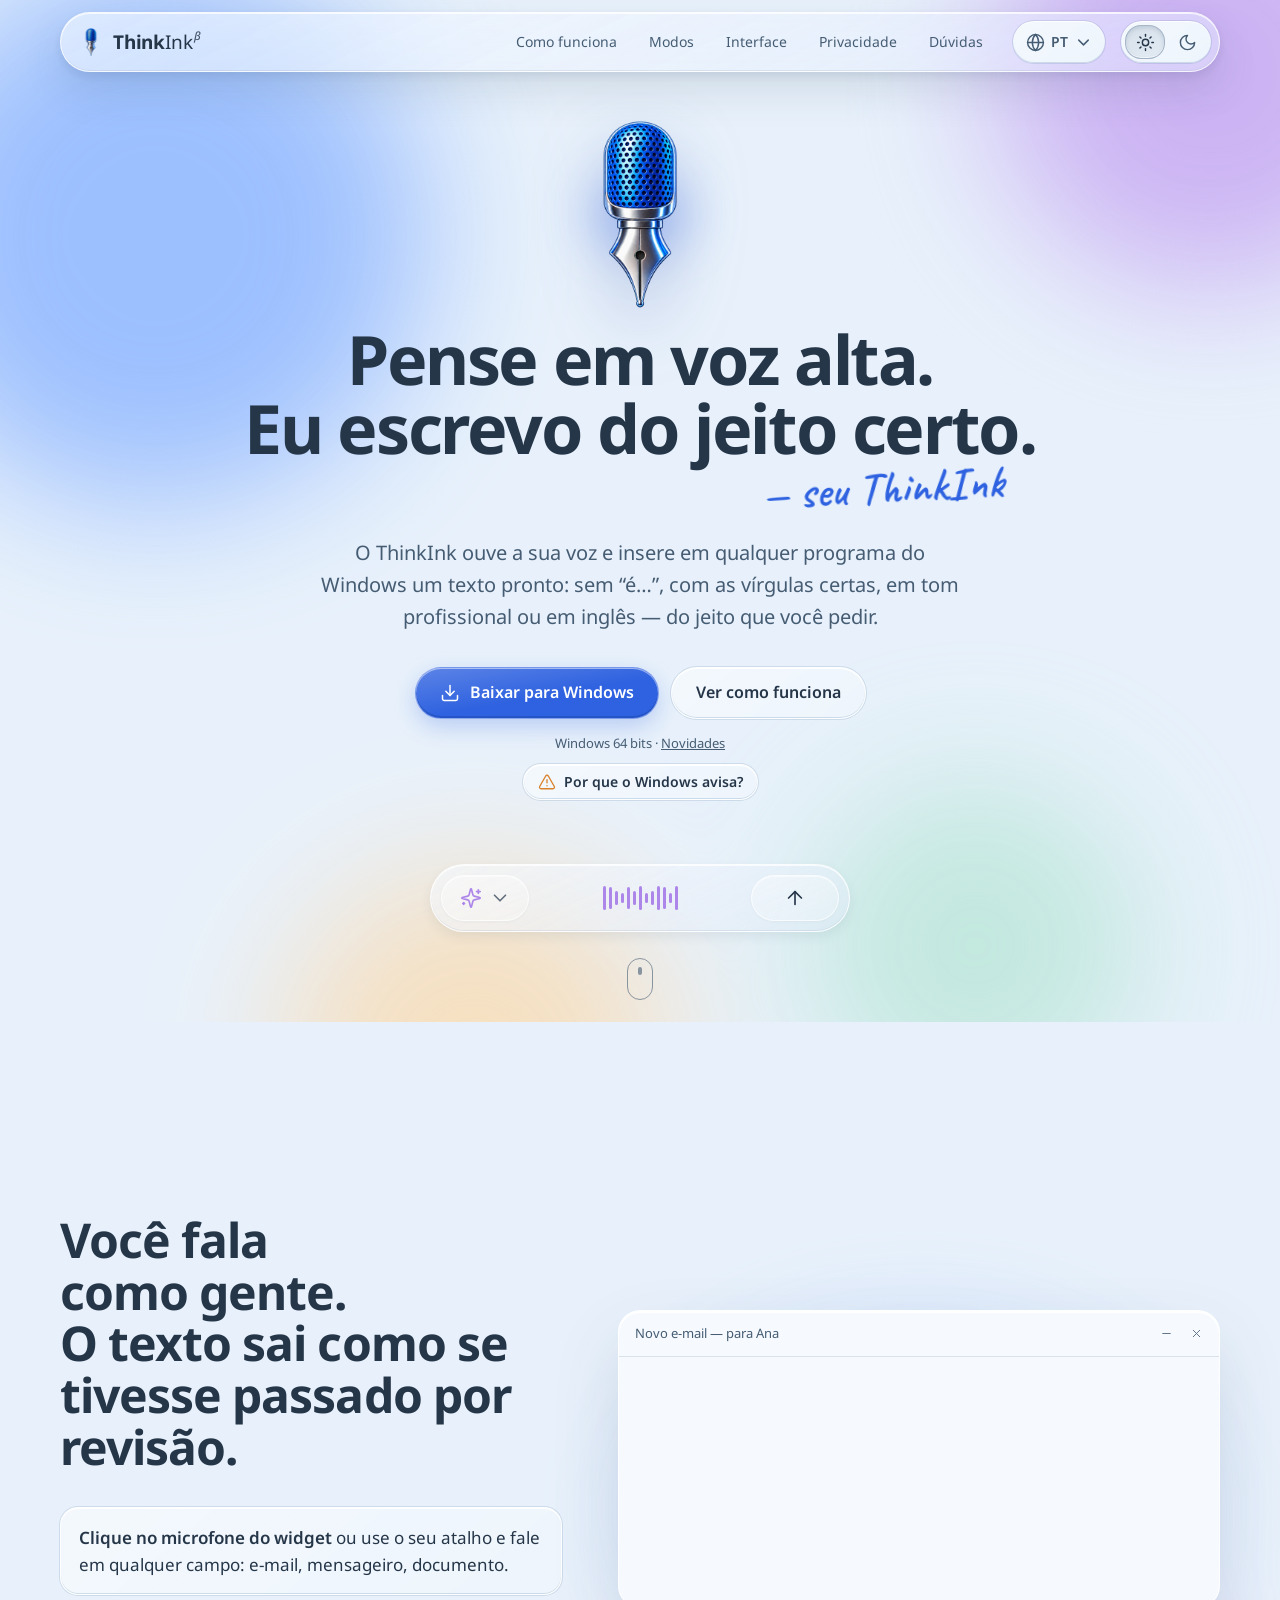
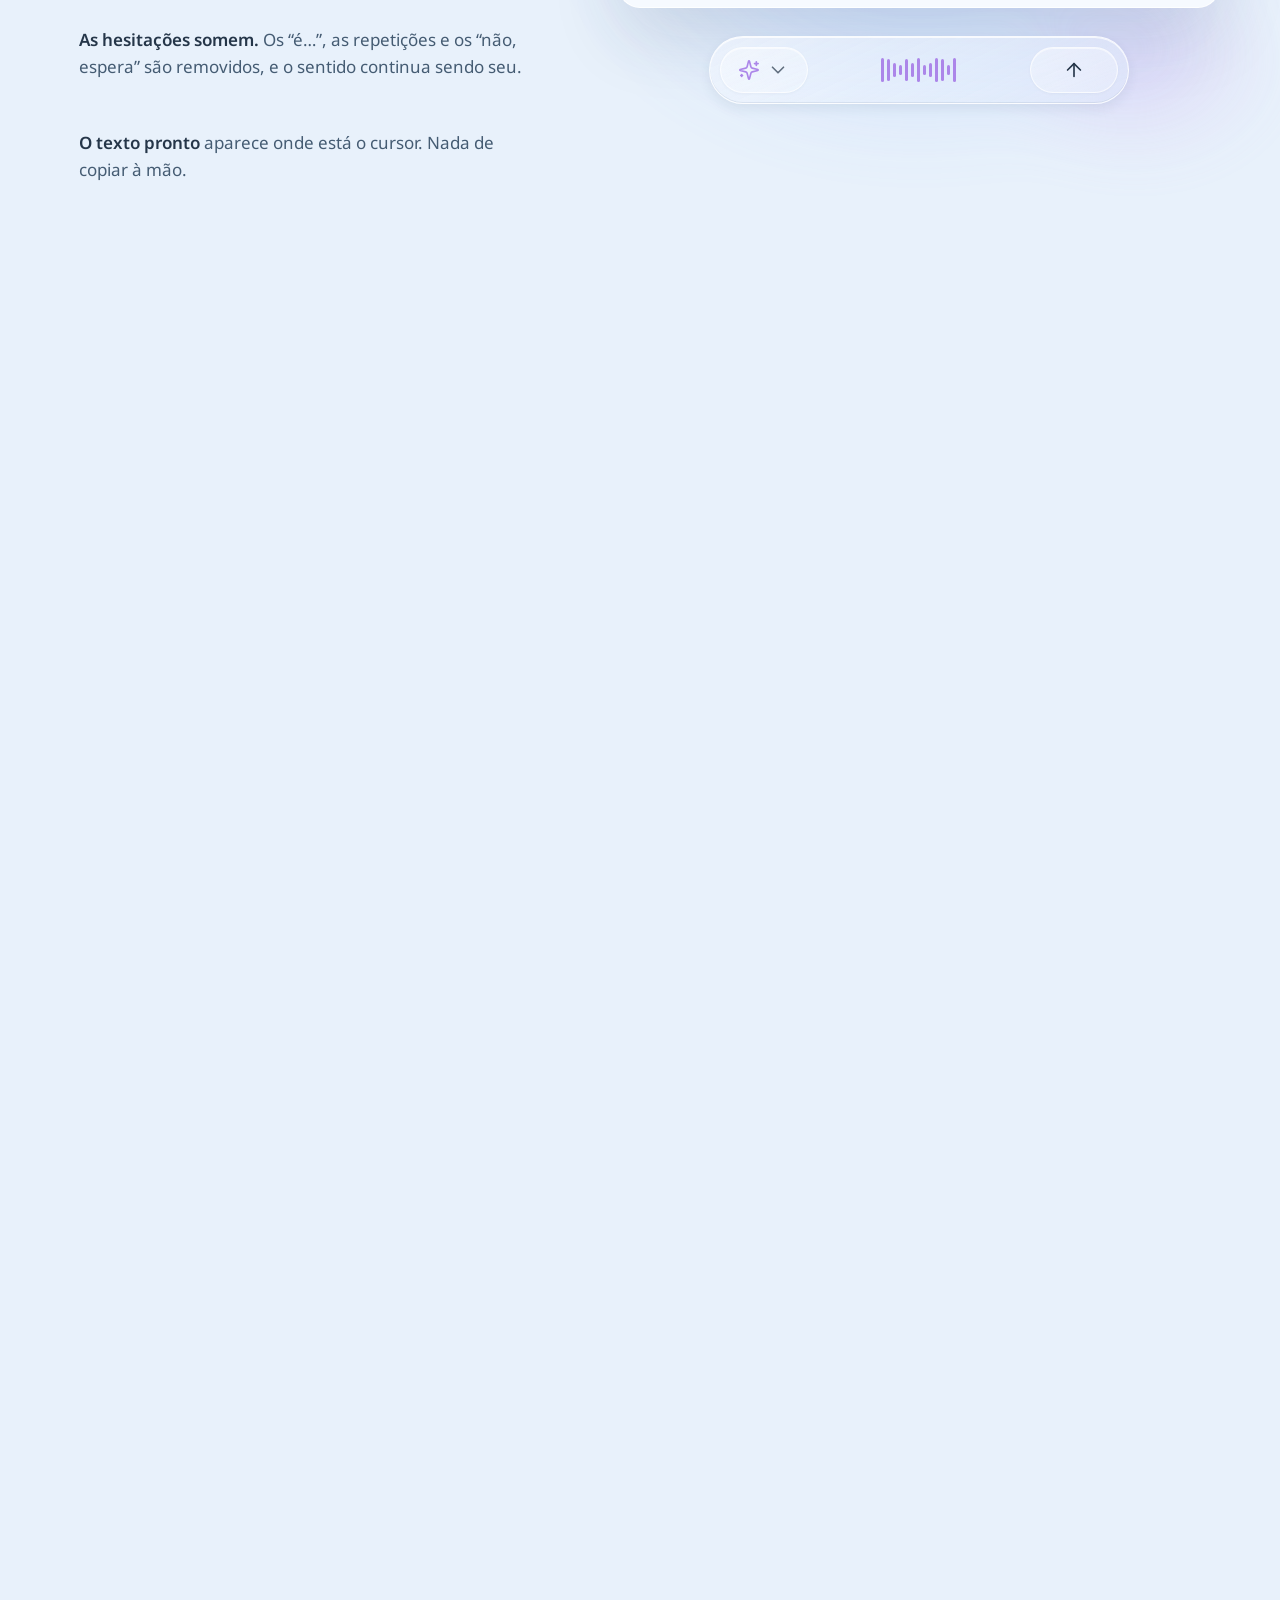
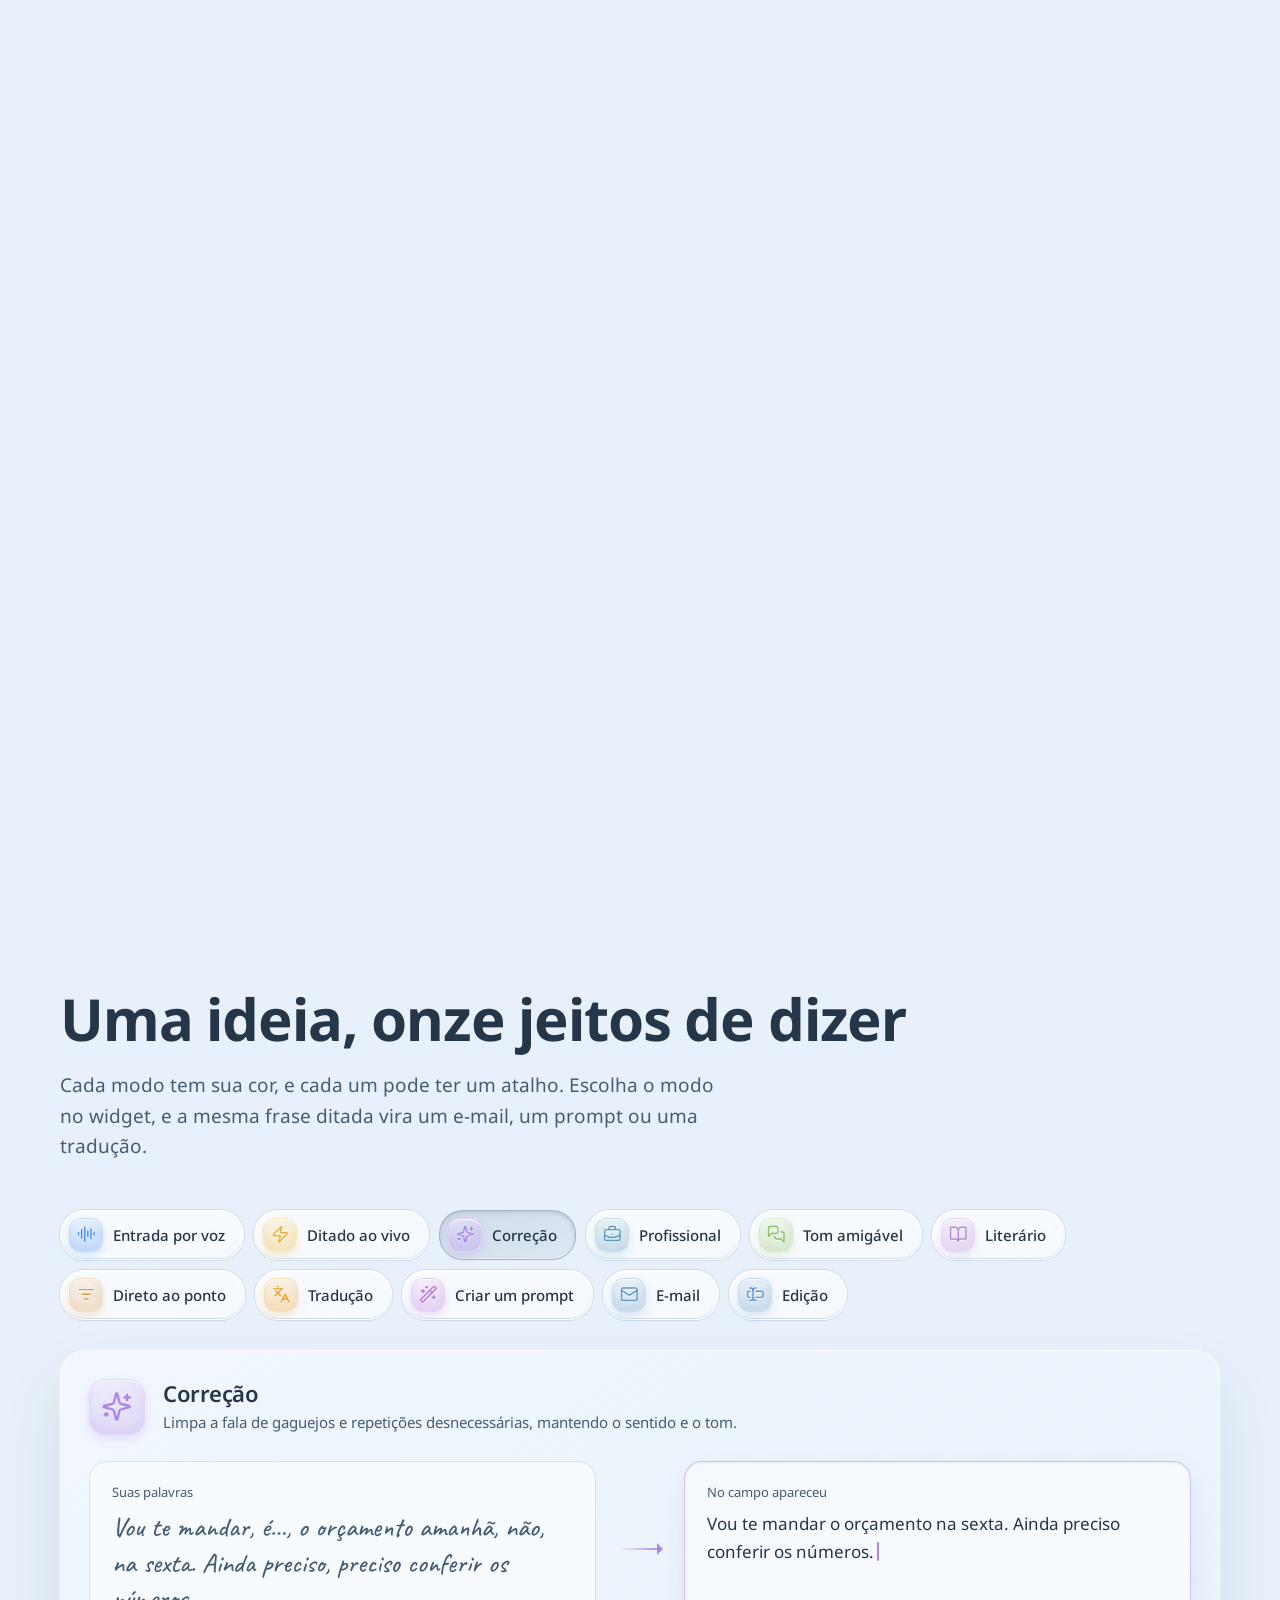
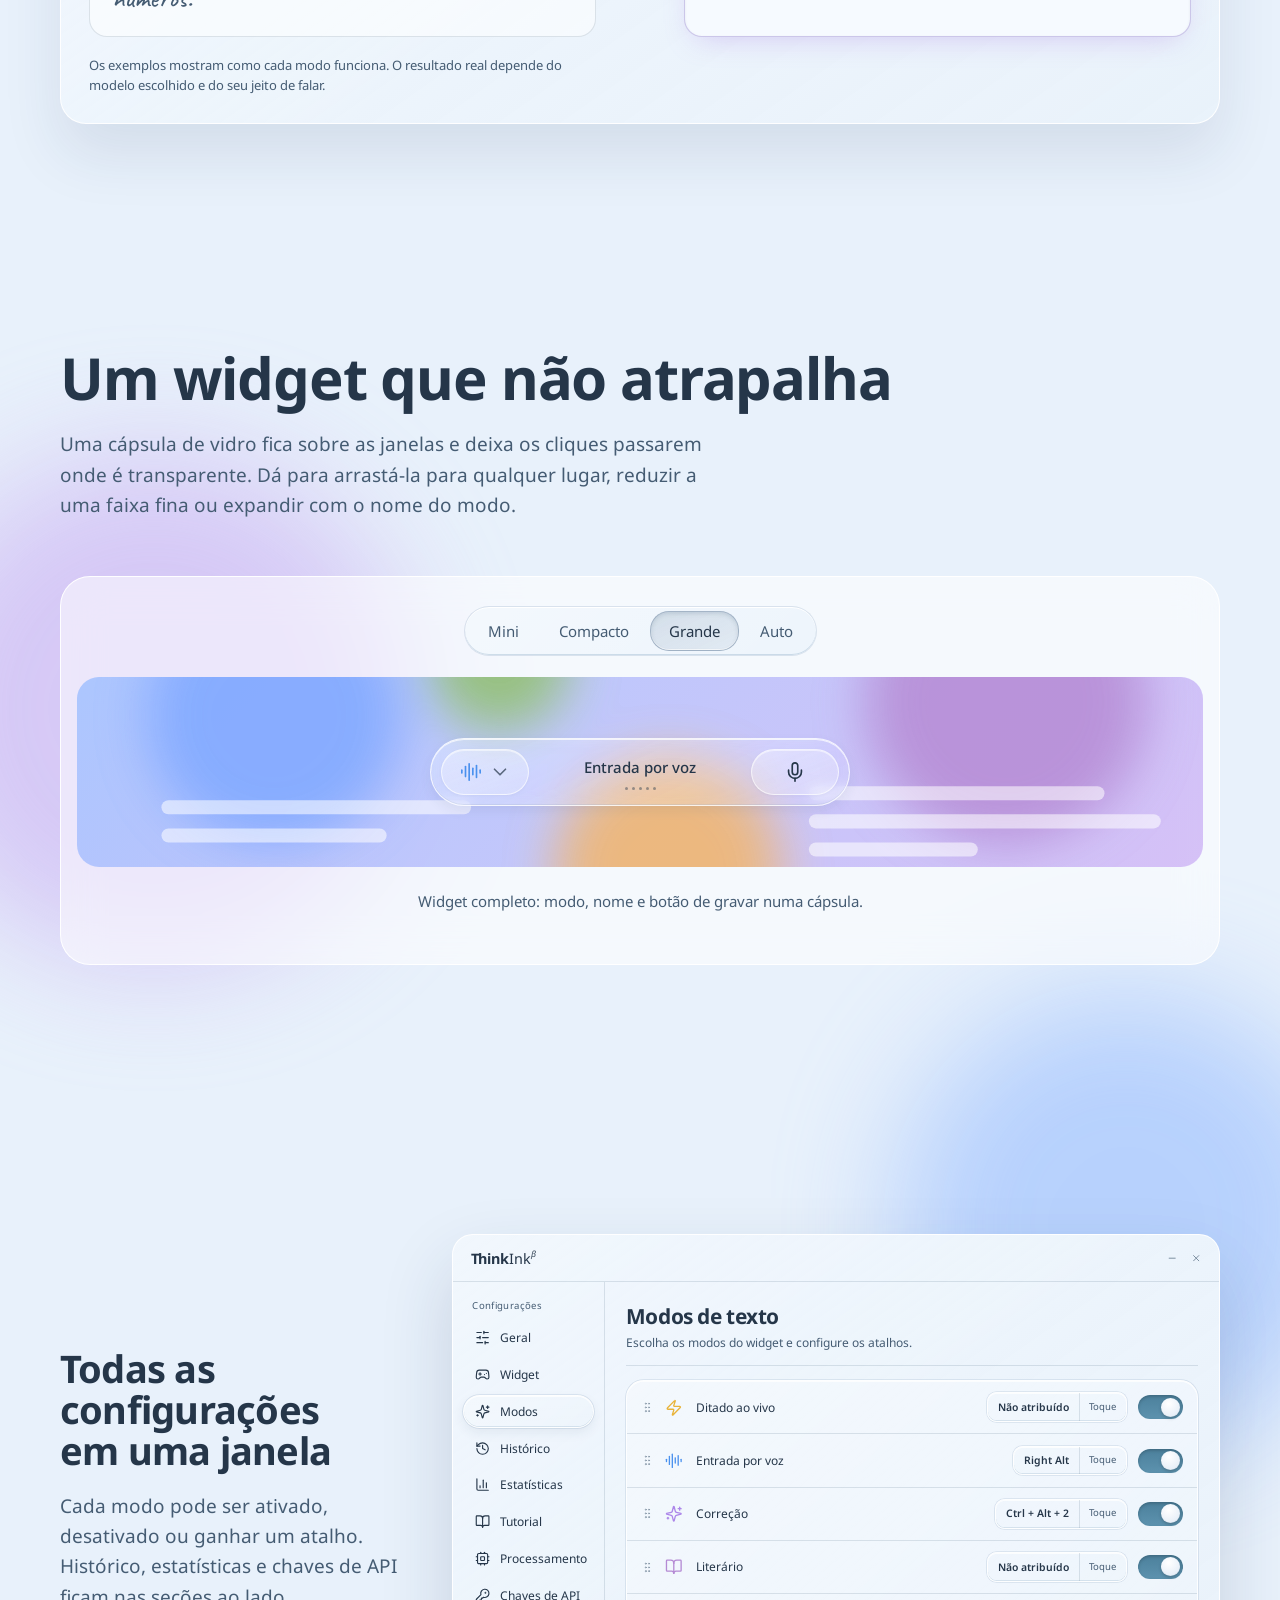
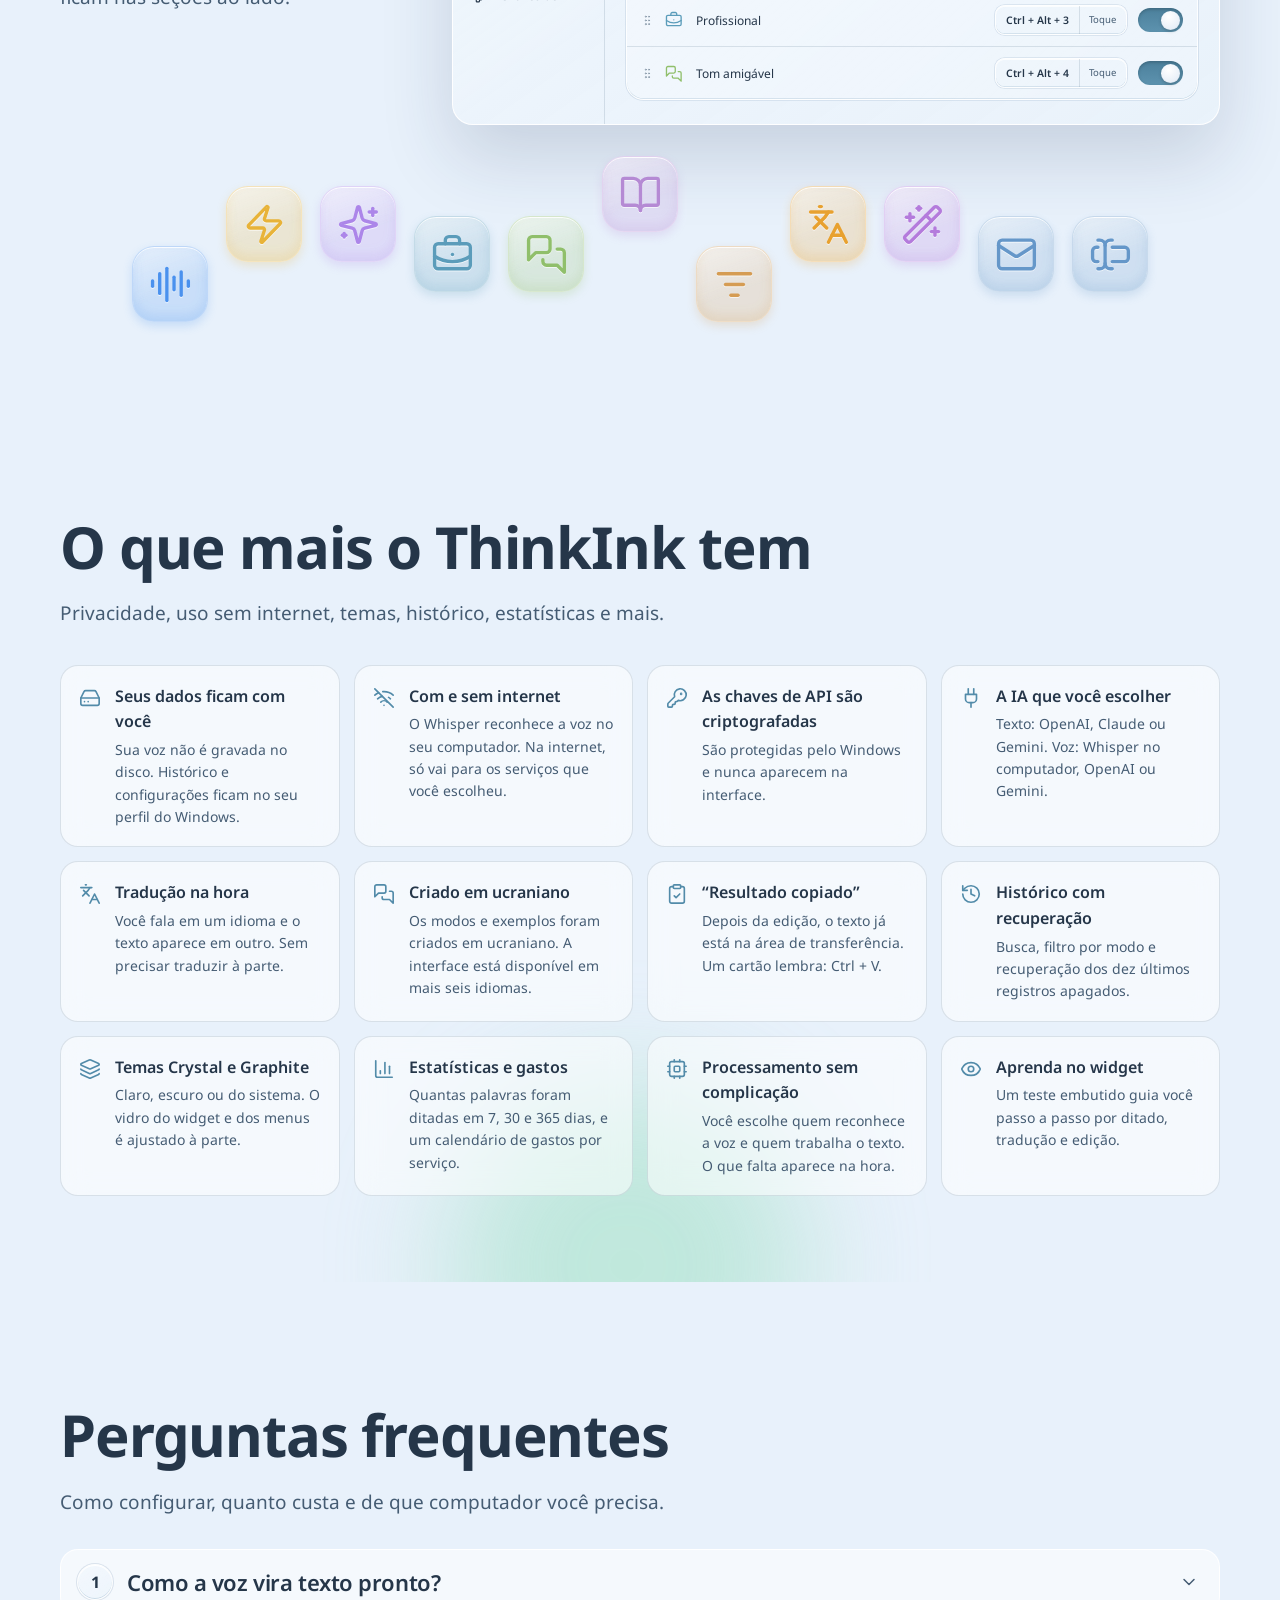
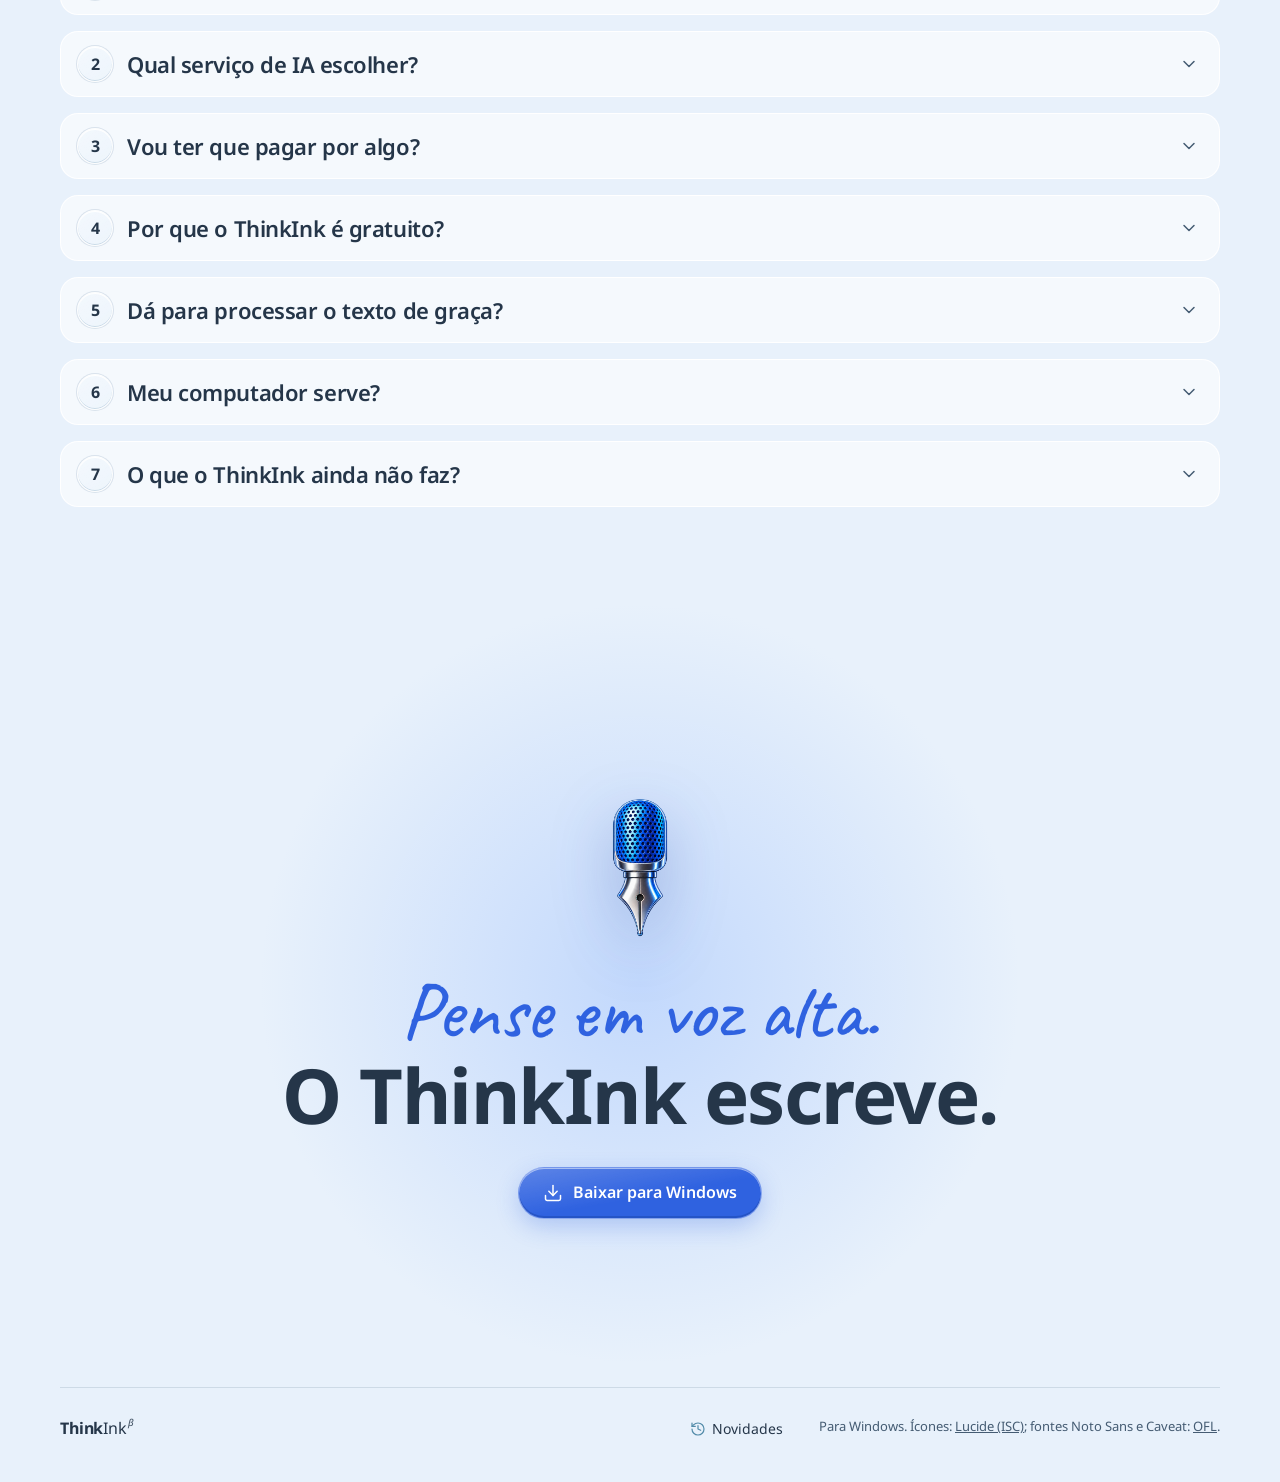
<file: pt/index.html>
<!doctype html>
<html lang="pt-BR" data-theme="light">
<head>
<meta charset="utf-8">
<meta name="viewport" content="width=device-width, initial-scale=1">
<title>ThinkInk — pense em voz alta, eu escrevo do jeito certo</title>
<meta name="description" content="ThinkInk para Windows: você pensa em voz alta e um texto limpo aparece no campo de digitação — corrigido, profissional, traduzido ou formatado como e-mail.">
<meta name="color-scheme" content="light dark">
<link rel="icon" href="../assets/brand/thinkink-64.png">
<meta property="og:type" content="website">
<meta property="og:site_name" content="ThinkInk">
<meta property="og:title" content="ThinkInk — pense em voz alta, eu escrevo do jeito certo">
<meta property="og:description" content="ThinkInk para Windows: você pensa em voz alta e um texto limpo aparece no campo de digitação — corrigido, profissional, traduzido ou formatado como e-mail.">
<meta property="og:image" content="http://thinkink.com.ua/assets/brand/og-image.png">
<meta property="og:image:width" content="1200">
<meta property="og:image:height" content="630">
<meta name="twitter:card" content="summary_large_image">
<link rel="stylesheet" href="../styles.css">
<!-- i18n:links — адреси мовних версій; оновлює build-langs.cjs -->
<link rel="canonical" href="https://thinkink.com.ua/pt/">
<link rel="alternate" hreflang="uk" href="https://thinkink.com.ua/">
<link rel="alternate" hreflang="en" href="https://thinkink.com.ua/en/">
<link rel="alternate" hreflang="de" href="https://thinkink.com.ua/de/">
<link rel="alternate" hreflang="es" href="https://thinkink.com.ua/es/">
<link rel="alternate" hreflang="pl" href="https://thinkink.com.ua/pl/">
<link rel="alternate" hreflang="fr" href="https://thinkink.com.ua/fr/">
<link rel="alternate" hreflang="it" href="https://thinkink.com.ua/it/">
<link rel="alternate" hreflang="pt" href="https://thinkink.com.ua/pt/">
<link rel="alternate" hreflang="x-default" href="https://thinkink.com.ua/en/">
<!-- /i18n:links -->
<script>
  // Мова: на головній (українській) адресі — перехід на збережену мову або мову браузера.
  // Пошукових роботів не перенаправляємо, щоб вони бачили кожну мову за своєю адресою.
  try {
    if (document.documentElement.lang === 'uk' && /^\/(index\.html)?$/.test(location.pathname) && !/bot|crawl|spider|slurp|lighthouse/i.test(navigator.userAgent)) {
      const langs = ['en', 'uk', 'de', 'es', 'pl', 'fr', 'it', 'pt'];
      let pick = localStorage.getItem('ti-lang');
      if (!pick) {
        for (const l of navigator.languages || [navigator.language || '']) {
          const c = String(l).toLowerCase().slice(0, 2);
          if (langs.includes(c)) { pick = c; break; }
          if (c === 'ru' || c === 'be') { pick = 'uk'; break; }
        }
        if (!pick) pick = 'en';
      }
      if (pick && pick !== 'uk' && langs.includes(pick)) location.replace('/' + pick + '/' + location.hash);
    }
  } catch (e) {}
</script>
<script>
  // Тема застосовується до першого малювання, щоб не блимало. Лише світла або темна; за замовчуванням світла.
  try { if (localStorage.getItem('ti-theme') === 'dark') document.documentElement.dataset.theme = 'dark'; } catch (e) {}
</script>
</head>
<body>
<a class="skip" href="#main">Ir para o conteúdo</a>

<header class="top" id="top">
  <a class="brand" href="#hero" aria-label="ThinkInk, voltar ao início">
    <img src="../assets/brand/thinkink-64.png" alt="" width="28" height="28">
    <span class="wordmark"><b>Think</b>Ink<sup>β</sup></span>
  </a>
  <nav class="nav" aria-label="Seções">
    <a href="#scene">Como funciona</a>
    <a href="#modes">Modos</a>
    <a href="#interface">Interface</a>
    <a href="#privacy">Privacidade</a>
    <a href="#faq">Dúvidas</a>
  </nav>
  <details class="lang" data-lang-menu>
    <summary aria-label="Idioma do site"><svg data-icon="globe"></svg><span class="lang-code" data-lang-code>PT</span><svg class="lang-chev" data-icon="chevron-down"></svg></summary>
    <ul class="lang-list">
      <li><a href="/en/" hreflang="en" lang="en" data-lang="en">English</a></li>
      <li><a href="/" hreflang="uk" lang="uk" data-lang="uk">Українська</a></li>
      <li><a href="/de/" hreflang="de" lang="de" data-lang="de">Deutsch</a></li>
      <li><a href="/es/" hreflang="es" lang="es" data-lang="es">Español</a></li>
      <li><a href="/pl/" hreflang="pl" lang="pl" data-lang="pl">Polski</a></li>
      <li><a href="/fr/" hreflang="fr" lang="fr" data-lang="fr">Français</a></li>
      <li><a href="/it/" hreflang="it" lang="it" data-lang="it">Italiano</a></li>
      <li><a href="/pt/" hreflang="pt" lang="pt-BR" data-lang="pt" aria-current="page">Português</a></li>
    </ul>
  </details>
  <div class="theme" role="group" aria-label="Tema do site">
    <button type="button" data-set-theme="light" aria-label="Tema claro" aria-pressed="true"><svg data-icon="sun"></svg></button>
    <button type="button" data-set-theme="dark" aria-label="Tema escuro" aria-pressed="false"><svg data-icon="moon"></svg></button>
  </div>
  <a class="btn btn-primary top-dl" href="https://github.com/AndriyGusak/ThinkInk/releases/latest" data-download data-goatcounter-click="zavantazhennia-shapka"><svg data-icon="download"></svg><span>Baixar</span></a>
</header>

<main id="main">

<!-- ГОЛОВНИЙ ЕКРАН -->
<section class="hero" id="hero" aria-labelledby="hero-title">
  <div class="aurora" aria-hidden="true"><i></i><i></i><i></i><i></i></div>
  <div class="hero-inner">
    <div class="logo-stage" aria-hidden="true">
      <img class="logo3d" src="../assets/brand/thinkink-512.png" alt="" width="512" height="512">
      <span class="logo-glow"></span>
    </div>
    <h1 id="hero-title" class="hero-title">
      <span class="spoken" aria-hidden="true">pense em voz alta</span>
      <span class="typed">Pense em voz alta.<br>Eu escrevo do jeito&nbsp;certo.</span>
    </h1>
    <p class="hero-sign">— seu ThinkInk</p>
    <p class="hero-lead">O ThinkInk ouve a sua voz e insere em qualquer programa do Windows um texto pronto: sem “é…”, com as vírgulas certas, em tom profissional ou em inglês — do jeito que você pedir.</p>
    <div class="hero-actions">
      <a class="btn btn-primary" href="https://github.com/AndriyGusak/ThinkInk/releases/latest" data-download data-goatcounter-click="zavantazhennia"><svg data-icon="download"></svg>Baixar para Windows</a>
      <a class="btn" href="#scene">Ver como funciona</a>
    </div>
    <p class="dl-meta"><span class="dl-rel" hidden><span>Versão</span> <span data-dl-v></span> · <span data-dl-mb></span>&nbsp;<span>MB</span> · </span><span>Windows 64&nbsp;bits</span> · <a href="https://github.com/AndriyGusak/ThinkInk/releases">Novidades</a></p>
    <details class="dl-warn">
      <summary><svg class="ic-tri" viewBox="0 0 24 24" fill="none" stroke="currentColor" stroke-width="1.8" stroke-linecap="round" stroke-linejoin="round" aria-hidden="true"><path d="m21.73 18-8-14a2 2 0 0 0-3.48 0l-8 14A2 2 0 0 0 4 21h16a2 2 0 0 0 1.73-3"/><path d="M12 9v4"/><path d="M12 17h.01"/></svg><span>Por que o Windows avisa?</span></summary>
      <div class="dl-pop">
        <p><b>O Windows pode mostrar “Editor desconhecido”.</b> Isso acontece com programas sem um certificado de desenvolvedor pago. O certificado custa bastante dinheiro todo ano, e o ThinkInk é gratuito, por isso não tem um.</p>
        <p><b>Como instalar:</b> na janela do Windows, clique em “Mais informações” e depois em “Executar assim mesmo”.</p>
        <p><b>De onde vem o arquivo:</b> o botão baixa o instalador da página oficial do ThinkInk no GitHub.</p>
      </div>
    </details>

    <div class="widget-demo" aria-hidden="true">
      <div class="widget" data-state="recording">
        <span class="w-btn w-mode"><svg data-icon="sparkles"></svg><svg class="chev" data-icon="chevron-down"></svg></span>
        <span class="w-center">
          <span class="w-name">Correção</span>
          <span class="w-wave"><i></i><i></i><i></i><i></i><i></i><i></i><i></i><i></i><i></i><i></i><i></i><i></i><i></i></span>
        </span>
        <span class="w-btn w-rec"><svg data-icon="arrow-up"></svg></span>
      </div>
    </div>
  </div>
  <a class="scroll-cue" href="#scene" aria-label="Rolar para baixo"><span></span></a>
</section>

<!-- СЦЕНА: ГОЛОС → ТЕКСТ (прив’язана до прокрутки) -->
<section class="scene" id="scene" aria-labelledby="scene-title">
  <div class="scene-sticky">
    <div class="scene-copy">
      <h2 id="scene-title">Você fala como gente.<br>O texto sai como se tivesse passado por revisão.</h2>
      <ol class="scene-steps">
        <li data-step="0"><b>Clique no microfone do widget</b> ou use o seu atalho e fale em qualquer campo: e-mail, mensageiro, documento.</li>
        <li data-step="1"><b>As hesitações somem.</b> Os “é…”, as repetições e os “não, espera” são removidos, e o sentido continua sendo seu.</li>
        <li data-step="2"><b>O texto pronto</b> aparece onde está o cursor. Nada de copiar à mão.</li>
      </ol>
    </div>

    <div class="scene-stage" aria-hidden="true">
      <div class="app-window">
        <div class="app-bar"><span>Novo e-mail — para Ana</span><span class="win-ctl"><svg data-icon="minus"></svg><svg data-icon="x"></svg></span></div>
        <div class="app-field">
          <div class="speech" id="speech"></div>
          <div class="result" id="result">Vou te mandar o orçamento na sexta. Ainda preciso conferir os números. O valor pode mudar um pouco.<span class="caret"></span></div>
        </div>
      </div>
      <div class="widget scene-widget" data-state="recording">
        <span class="w-btn w-mode"><svg data-icon="sparkles"></svg><svg class="chev" data-icon="chevron-down"></svg></span>
        <span class="w-center">
          <span class="w-name">Correção</span>
          <span class="w-wave"><i></i><i></i><i></i><i></i><i></i><i></i><i></i><i></i><i></i><i></i><i></i><i></i><i></i></span>
        </span>
        <span class="w-btn w-rec"><svg data-icon="arrow-up"></svg></span>
      </div>
    </div>
    <p class="sr-only">Exemplo: ditado “Vou te mandar, é…, o orçamento amanhã, não, na sexta. Ainda preciso, preciso conferir os números. O valor pode mudar um pouco.” Resultado: “Vou te mandar o orçamento na sexta. Ainda preciso conferir os números. O valor pode mudar um pouco.”</p>
  </div>
</section>

<!-- РЕЖИМИ -->
<section class="modes" id="modes" aria-labelledby="modes-title">
  <div class="wrap">
    <h2 id="modes-title">Uma ideia, onze jeitos de dizer</h2>
    <p class="section-lead">Cada modo tem sua cor, e cada um pode ter um atalho. Escolha o modo no widget, e a mesma frase ditada vira um e-mail, um prompt ou uma tradução.</p>

    <div class="mode-orbit" role="tablist" aria-label="Modos do ThinkInk" id="mode-list"></div>

    <div class="mode-panel" id="mode-panel" role="tabpanel" aria-live="polite">
      <div class="mp-head">
        <span class="mp-icon"><svg data-icon="sparkles" id="mp-icon"></svg></span>
        <div>
          <h3 id="mp-name">Correção</h3>
          <p id="mp-desc"></p>
        </div>
      </div>
      <div class="mp-body">
        <figure class="mp-col mp-said">
          <figcaption>Suas palavras</figcaption>
          <p id="mp-said" class="hand"></p>
        </figure>
        <span class="mp-arrow" aria-hidden="true"></span>
        <figure class="mp-col mp-got">
          <figcaption id="mp-got-label">No campo apareceu</figcaption>
          <p id="mp-got"></p>
        </figure>
      </div>
      <div class="edit-stage" id="edit-stage" aria-hidden="true">
        <div class="doc">
          <p class="doc-line" aria-hidden="true"><i style="--w:46"></i><i style="--w:14"></i><i style="--w:72"></i><i style="--w:30"></i><i style="--w:8"></i><i style="--w:58"></i><i style="--w:96"></i><i style="--w:22"></i><i style="--w:40"></i><i style="--w:64"></i><i style="--w:12"></i><i style="--w:52"></i><i style="--w:34"></i><i style="--w:80"></i><i style="--w:18"></i><i style="--w:44"></i><i style="--w:26"></i><i style="--w:70"></i><i style="--w:10"></i><i style="--w:48"></i><i style="--w:92"></i><i style="--w:16"></i><i style="--w:38"></i><i style="--w:60"></i><i style="--w:24"></i><i style="--w:84"></i><i style="--w:12"></i><i style="--w:50"></i><i style="--w:66"></i><i style="--w:20"></i><i style="--w:42"></i><i style="--w:8"></i><i style="--w:74"></i><i style="--w:32"></i></p>
          <p class="doc-text"><span class="sel" id="edit-before">Só queria dizer que, infelizmente, hoje não vou conseguir mesmo olhar o orçamento direito, então, se vocês não se importarem, talvez a gente possa passar a conversa para sexta.</span><span class="sel-after" id="edit-after">Sorry, I won’t get to the estimate today. Can we discuss it on Friday?</span></p>
          <p class="doc-line short" aria-hidden="true"><i style="--w:62"></i><i style="--w:20"></i><i style="--w:8"></i><i style="--w:88"></i><i style="--w:36"></i><i style="--w:54"></i><i style="--w:14"></i><i style="--w:30"></i></p>
        </div>
        <div class="voice-bubble"><svg data-icon="mic"></svg><span class="hand">Encurte e traduza para o inglês</span></div>
        <div class="copied-toast"><svg data-icon="clipboard-check"></svg><span><b>Resultado copiado</b>Cole com Ctrl&nbsp;+&nbsp;V</span></div>
      </div>
      <p class="fine">Os exemplos mostram como cada modo funciona. O resultado real depende do modelo escolhido e do seu jeito de falar.</p>
    </div>
  </div>
</section>

<!-- ІНТЕРФЕЙС -->
<section class="iface" id="interface" aria-labelledby="iface-title">
  <div class="glass-field" aria-hidden="true"><i></i><i></i><i></i></div>
  <div class="wrap">
    <div class="screen">
    <h2 id="iface-title">Um widget que não atrapalha</h2>
    <p class="section-lead">Uma cápsula de vidro fica sobre as janelas e deixa os cliques passarem onde é transparente. Dá para arrastá-la para qualquer lugar, reduzir a uma faixa fina ou expandir com o nome do modo.</p>

    <div class="sizes" role="group" aria-label="Aparência do widget em repouso">
      <div class="size-switch">
        <button type="button" data-size="mini" aria-pressed="false">Mini</button>
        <button type="button" data-size="compact" aria-pressed="false">Compacto</button>
        <button type="button" data-size="large" aria-pressed="true">Grande</button>
        <button type="button" data-size="auto" aria-pressed="false">Auto</button>
      </div>
      <div class="size-stage" aria-hidden="true">
        <div class="widget live-widget" data-size="large" data-state="idle" style="--w-accent:#4a91ee">
          <span class="w-btn w-mode"><svg data-icon="audio-lines"></svg><svg class="chev" data-icon="chevron-down"></svg></span>
          <span class="w-center"><span class="w-name">Entrada por voz</span><span class="w-grip"><i></i><i></i><i></i><i></i><i></i></span></span>
          <span class="w-btn w-rec"><svg data-icon="mic"></svg></span>
        </div>
      </div>
      <p class="size-note" id="size-note" aria-live="polite">Widget completo: modo, nome e botão de gravar numa cápsula.</p>
    </div>

    </div>

    <div class="screen split">
    <div class="split-copy">
      <h2>Todas as configurações em uma janela</h2>
      <p class="section-lead">Cada modo pode ser ativado, desativado ou ganhar um atalho. Histórico, estatísticas e chaves de API ficam nas seções ao lado.</p>
    </div>
    <div class="app-shot" aria-hidden="true">
      <div class="as-title"><span class="wordmark"><b>Think</b>Ink<sup>β</sup></span><span class="win-ctl"><svg data-icon="minus"></svg><svg data-icon="x"></svg></span></div>
      <div class="as-body">
        <nav class="as-nav">
          <small>Configurações</small>
          <span><svg data-icon="sliders-horizontal"></svg>Geral</span>
          <span><svg data-icon="gamepad-2"></svg>Widget</span>
          <span class="on"><svg data-icon="sparkles"></svg>Modos</span>
          <span><svg data-icon="history"></svg>Histórico</span>
          <span><svg data-icon="chart-column"></svg>Estatísticas</span>
          <span><svg data-icon="book-open"></svg>Tutorial</span>
          <span><svg data-icon="cpu"></svg>Processamento</span>
          <span><svg data-icon="key-round"></svg>Chaves de API</span>
        </nav>
        <div class="as-main">
          <h3>Modos de texto</h3>
          <p>Escolha os modos do widget e configure os atalhos.</p>
          <div class="as-list" id="as-list"></div>
        </div>
      </div>
    </div>

    <div class="icon-glass" id="icon-glass" aria-hidden="true"></div>
    </div>

    <div class="screen" id="privacy">
    <h2>O que mais o ThinkInk tem</h2>
    <p class="section-lead">Privacidade, uso sem internet, temas, histórico, estatísticas e mais.</p>
    <ul class="details">
      <li><svg data-icon="hard-drive"></svg><div><b>Seus dados ficam com você</b>Sua voz não é gravada no disco. Histórico e configurações ficam no seu perfil do Windows.</div></li>
      <li><svg data-icon="wifi-off"></svg><div><b>Com e sem internet</b>O Whisper reconhece a voz no seu computador. Na internet, só vai para os serviços que você escolheu.</div></li>
      <li><svg data-icon="key-round"></svg><div><b>As chaves de API são criptografadas</b>São protegidas pelo Windows e nunca aparecem na interface.</div></li>
      <li><svg data-icon="plug"></svg><div><b>A IA que você escolher</b>Texto: OpenAI, Claude ou Gemini. Voz: Whisper no computador, OpenAI ou Gemini.</div></li>
      <li><svg data-icon="languages"></svg><div><b>Tradução na hora</b>Você fala em um idioma e o texto aparece em outro. Sem precisar traduzir à parte.</div></li>
      <li><svg data-icon="messages-square"></svg><div><b>Criado em ucraniano</b>Os modos e exemplos foram criados em ucraniano. A interface está disponível em mais seis idiomas.</div></li>
      <li><svg data-icon="clipboard-check"></svg><div><b>“Resultado copiado”</b>Depois da edição, o texto já está na área de transferência. Um cartão lembra: Ctrl + V.</div></li>
      <li><svg data-icon="history"></svg><div><b>Histórico com recuperação</b>Busca, filtro por modo e recuperação dos dez últimos registros apagados.</div></li>
      <li><svg data-icon="layers"></svg><div><b>Temas Crystal e Graphite</b>Claro, escuro ou do sistema. O vidro do widget e dos menus é ajustado à parte.</div></li>
      <li><svg data-icon="chart-column"></svg><div><b>Estatísticas e gastos</b>Quantas palavras foram ditadas em 7, 30 e 365 dias, e um calendário de gastos por serviço.</div></li>
      <li><svg data-icon="cpu"></svg><div><b>Processamento sem complicação</b>Você escolhe quem reconhece a voz e quem trabalha o texto. O que falta aparece na hora.</div></li>
      <li><svg data-icon="eye"></svg><div><b>Aprenda no widget</b>Um teste embutido guia você passo a passo por ditado, tradução e edição.</div></li>
    </ul>
    </div>
  </div>
</section>



<!-- ЧАСТІ ПИТАННЯ -->
<section class="faq" id="faq" aria-labelledby="faq-title">
  <div class="wrap">
    <h2 id="faq-title">Perguntas frequentes</h2>
    <p class="section-lead">Como configurar, quanto custa e de que computador você precisa.</p>

    <!-- 1 -->
    <details class="faq-q" id="faq-q0">
      <summary><h3><span class="faq-num">1</span>Como a voz vira texto pronto?</h3><svg class="faq-chev" data-icon="chevron-down"></svg></summary>
      <div class="faq-body">
      <p class="faq-q-lead">Em duas etapas. Para cada etapa, você escolhe um serviço.</p>
      <div class="flow" aria-label="Voz, depois transcrição, depois texto pronto">
        <div class="flow-step"><span class="gi" style="--c:#4a91ee"><svg data-icon="mic"></svg></span><span class="flow-text"><small>Etapa 1</small><b>Voz → transcrição</b><span>Escreve o que você disse, palavra por palavra</span></span></div>
        <svg class="flow-arrow" data-icon="arrow-right"></svg>
        <div class="flow-step"><span class="gi" style="--c:#90bf6b"><svg data-icon="sparkles"></svg></span><span class="flow-text"><small>Etapa 2</small><b>Transcrição → texto pronto</b><span>Tira repetições, hesitações, vícios de linguagem e afins</span></span></div>
      </div>

      <h4 class="faq-sub">Com o que conectar cada etapa</h4>
      <div class="faq-cards cols-3">
        <div class="faq-card">
          <div class="fc-head"><span class="gi" style="--c:#90bf6b"><svg data-icon="audio-lines"></svg></span><b>Whisper</b></div>
          <p>Reconhecimento de voz gratuito direto no seu computador, sem internet. O ThinkInk faz o download sozinho.</p>
          <ul class="fits">
            <li class="yes"><svg data-icon="check"></svg>Voz → transcrição</li>
            <li class="no"><svg data-icon="x"></svg>Transcrição → texto pronto</li>
          </ul>
        </div>
        <div class="faq-card">
          <div class="fc-head"><span class="gi" style="--c:#4a91ee"><svg data-icon="key-round"></svg></span><b>Chave de API</b></div>
          <p>É como uma senha para um serviço de IA: OpenAI, Anthropic (Claude) ou Gemini. Você cria no site do serviço em poucos minutos. Abaixo aparece assim: <span class="kb"><svg data-icon="key-round"></svg>API</span></p>
          <ul class="fits">
            <li class="yes"><svg data-icon="check"></svg>Voz → transcrição <em>(OpenAI, Gemini)</em></li>
            <li class="yes"><svg data-icon="check"></svg>Transcrição → texto pronto</li>
          </ul>
        </div>
        <div class="faq-card">
          <div class="fc-head"><span class="gi" style="--c:#ac86e9"><svg data-icon="user-round-check"></svg></span><b>Assinatura</b></div>
          <p>Sua conta paga do ChatGPT ou do Claude. Basta entrar, sem chave. Abaixo aparece assim: <span class="kb"><svg data-icon="user-round-check"></svg>conta</span></p>
          <ul class="fits">
            <li class="no"><svg data-icon="x"></svg>Voz → transcrição</li>
            <li class="yes"><svg data-icon="check"></svg>Transcrição → texto pronto</li>
          </ul>
        </div>
      </div>
    </div></details>

    <!-- 1 -->
    <details class="faq-q" id="faq-q1">
      <summary><h3><span class="faq-num">2</span>Qual serviço de IA escolher?</h3><svg class="faq-chev" data-icon="chevron-down"></svg></summary>
      <div class="faq-body">

      <div class="faq-card faq-pick">
        <div class="fc-head"><span class="gi" style="--c:#4a91ee"><svg data-icon="badge-check"></svg></span><b>Minha recomendação<small>Preciso, rápido e barato</small></b></div>
        <div class="route">
          <div class="route-step"><small><svg data-icon="mic"></svg>Voz → transcrição</small><span class="opts"><span class="opt">Whisper <em>com placa de vídeo NVIDIA</em></span><span class="or">ou</span><span class="opt">OpenAI <span class="kb" title="com chave de API" aria-label="com chave de API"><svg data-icon="key-round"></svg>API</span></span></span></div>
          <svg class="route-arrow" data-icon="arrow-right"></svg>
          <div class="route-step"><small><svg data-icon="sparkles"></svg>Transcrição → texto pronto</small><span class="opts"><span class="opt">OpenAI GPT-6.1 Terra <span class="kb" title="com chave de API" aria-label="com chave de API"><svg data-icon="key-round"></svg>API</span></span><span class="or">ou</span><span class="opt">Claude Sonnet&nbsp;5.5 <span class="kb" title="com chave de API" aria-label="com chave de API"><svg data-icon="key-round"></svg>API</span></span></span></div>
        </div>
        <p class="fc-note">Por quê: nos meus testes, o GPT-6.1 Terra cumpriu todos os modos com precisão e nunca respondeu a uma pergunta em vez de escrevê-la. O Claude Sonnet&nbsp;5.5 também foi bem. O processamento custa ≈&nbsp;US$&nbsp;0,002–0,004 por frase.</p>
      </div>

      <div class="faq-cards cols-4">
        <div class="faq-card">
          <div class="fc-head"><span class="gi" style="--c:#ac86e9"><svg data-icon="target"></svg></span><b>Mais preciso</b></div>
          <dl class="mini-route">
            <div><dt><svg data-icon="mic"></svg>Voz → transcrição</dt><dd><span class="opts"><span class="opt">Whisper Large&nbsp;v3</span><span class="or">ou</span><span class="opt">OpenAI <span class="kb" title="com chave de API" aria-label="com chave de API"><svg data-icon="key-round"></svg>API</span></span></span></dd></div>
            <div><dt><svg data-icon="sparkles"></svg>Transcrição → texto</dt><dd><span class="opts"><span class="opt">Claude Opus&nbsp;5.5 <span class="kb" title="com chave de API" aria-label="com chave de API"><svg data-icon="key-round"></svg>API</span></span><span class="or">ou</span><span class="opt">OpenAI GPT-6.1 Sol <span class="kb" title="com chave de API" aria-label="com chave de API"><svg data-icon="key-round"></svg>API</span></span></span></dd></div>
          </dl>
          <p class="fc-price">≈ US$&nbsp;0,004–0,007 <small>por frase</small></p>
          <p class="fc-note">≈ 150–300 frases por US$&nbsp;1. Qualquer outro modelo forte com chave também funciona bem.</p>
        </div>
        <div class="faq-card">
          <div class="fc-head"><span class="gi" style="--c:#e8a12f"><svg data-icon="gauge"></svg></span><b>Mais rápido</b></div>
          <dl class="mini-route">
            <div><dt><svg data-icon="mic"></svg>Voz → transcrição</dt><dd><span class="opts"><span class="opt">Whisper <em>com NVIDIA</em></span><span class="or">ou</span><span class="opt">OpenAI <span class="kb" title="com chave de API" aria-label="com chave de API"><svg data-icon="key-round"></svg>API</span></span></span></dd></div>
            <div><dt><svg data-icon="sparkles"></svg>Transcrição → texto</dt><dd><span class="opts"><span class="opt">Qualquer modelo <span class="kb" title="com chave de API" aria-label="com chave de API"><svg data-icon="key-round"></svg>API</span></span></span></dd></div>
          </dl>
          <div class="speed" aria-label="Quanto esperar pelo texto depois de gravar">
            <div class="speed-row"><span>Com chave</span><i style="--w:12%"></i><b>≈ 1&nbsp;s</b></div>
            <div class="speed-row"><span>Assinatura do ChatGPT</span><i style="--w:100%"></i><b>5–10&nbsp;s</b></div>
          </div>
        </div>
        <div class="faq-card">
          <div class="fc-head"><span class="gi" style="--c:#5b9cba"><svg data-icon="wallet"></svg></span><b>Mais barato</b></div>
          <dl class="mini-route">
            <div><dt><svg data-icon="mic"></svg>Voz → transcrição</dt><dd><span class="opts"><span class="opt">Whisper <em>no computador</em></span></span></dd></div>
            <div><dt><svg data-icon="sparkles"></svg>Transcrição → texto</dt><dd><span class="opts"><span class="opt">OpenAI GPT-6 Luna <span class="kb" title="com chave de API" aria-label="com chave de API"><svg data-icon="key-round"></svg>API</span></span></span></dd></div>
          </dl>
          <p class="fc-price">≈ US$&nbsp;0,0002 <small>por frase</small></p>
          <p class="fc-note">≈ 5.000 frases por US$&nbsp;1</p>
        </div>
        <div class="faq-card">
          <div class="fc-head"><span class="gi" style="--c:#90bf6b"><svg data-icon="gift"></svg></span><b>Grátis</b></div>
          <dl class="mini-route">
            <div><dt><svg data-icon="mic"></svg>Voz → transcrição</dt><dd><span class="opts"><span class="opt">Whisper <em>no computador</em></span><span class="or">ou</span><span class="opt">Gemini <span class="kb" title="com chave de API" aria-label="com chave de API"><svg data-icon="key-round"></svg>API</span> <em>(grátis)</em></span></span></dd></div>
            <div><dt><svg data-icon="sparkles"></svg>Transcrição → texto</dt><dd><span class="opts"><span class="opt">Gemini <span class="kb" title="com chave de API" aria-label="com chave de API"><svg data-icon="key-round"></svg>API</span> <em>(grátis)</em></span></span></dd></div>
          </dl>
          <p class="fc-price">US$&nbsp;0</p>
          <p class="fc-note">As condições do Gemini grátis estão na pergunta 5.</p>
        </div>
      </div>
      <p class="fine">Recomendações e velocidade vêm dos meus testes: mais de 150 verificações de processamento de texto (as mesmas frases em modos e modelos diferentes). Os preços são uma estimativa pelas tarifas dos serviços em 1º&nbsp;de novembro de 2026.</p>
    </div></details>

    <!-- 2 -->
    <details class="faq-q" id="faq-q2">
      <summary><h3><span class="faq-num">3</span>Vou ter que pagar por algo?</h3><svg class="faq-chev" data-icon="chevron-down"></svg></summary>
      <div class="faq-body">
      <p class="faq-q-lead">O ThinkInk em si é gratuito. Você paga só o serviço de IA, e nem sempre.</p>
      <div class="faq-cards cols-3">
        <div class="faq-card">
          <div class="fc-head"><span class="gi" style="--c:#90bf6b"><svg data-icon="gift"></svg></span><b>Grátis</b></div>
          <p class="fc-price">US$&nbsp;0</p>
          <dl class="mini-route">
            <div><dt><svg data-icon="mic"></svg>Voz → transcrição</dt><dd><span class="opts"><span class="opt">Whisper <em>no computador</em></span><span class="or">ou</span><span class="opt">Gemini <span class="kb" title="com chave de API" aria-label="com chave de API"><svg data-icon="key-round"></svg>API</span> <em>(grátis)</em></span></span></dd></div>
            <div><dt><svg data-icon="sparkles"></svg>Transcrição → texto</dt><dd><span class="opts"><span class="opt">Gemini <span class="kb" title="com chave de API" aria-label="com chave de API"><svg data-icon="key-round"></svg>API</span> <em>(grátis)</em></span></span></dd></div>
          </dl>
          <p class="fc-note">Só ditado, sem processamento? O Whisper basta, sem chave.</p>
        </div>
        <div class="faq-card">
          <div class="fc-head"><span class="gi" style="--c:#ac86e9"><svg data-icon="user-round-check"></svg></span><b>Já tem assinatura</b></div>
          <p class="fc-price">Sem custo extra</p>
          <dl class="mini-route">
            <div><dt><svg data-icon="mic"></svg>Voz → transcrição</dt><dd><span class="opts"><span class="opt">Whisper <em>no computador</em></span></span></dd></div>
            <div><dt><svg data-icon="sparkles"></svg>Transcrição → texto</dt><dd><span class="opts"><span class="opt">ChatGPT <span class="kb" title="login na conta" aria-label="login na conta"><svg data-icon="user-round-check"></svg>conta</span></span><span class="or">ou</span><span class="opt">Claude Code <span class="kb" title="login na conta" aria-label="login na conta"><svg data-icon="user-round-check"></svg>conta</span></span></span></dd></div>
          </dl>
          <p class="fc-note">Dentro dos limites do seu plano. Para o Claude, é preciso o programa Claude Code.</p>
        </div>
        <div class="faq-card">
          <div class="fc-head"><span class="gi" style="--c:#4a91ee"><svg data-icon="credit-card"></svg></span><b>Chave paga</b></div>
          <p class="fc-price">&lt;&nbsp;0,01&nbsp;$ <small>por frase</small></p>
          <dl class="mini-route">
            <div><dt><svg data-icon="mic"></svg>Voz → transcrição</dt><dd><span class="opts"><span class="opt">Whisper <em>no computador</em></span><span class="or">ou</span><span class="opt">OpenAI <span class="kb" title="com chave de API" aria-label="com chave de API"><svg data-icon="key-round"></svg>API</span></span></span></dd></div>
            <div><dt><svg data-icon="sparkles"></svg>Transcrição → texto</dt><dd><span class="opts"><span class="opt">OpenAI <span class="kb" title="com chave de API" aria-label="com chave de API"><svg data-icon="key-round"></svg>API</span></span><span class="or">ou</span><span class="opt">Claude <span class="kb" title="com chave de API" aria-label="com chave de API"><svg data-icon="key-round"></svg>API</span></span><span class="or">ou</span><span class="opt">Gemini <span class="kb" title="com chave de API" aria-label="com chave de API"><svg data-icon="key-round"></svg>API</span></span></span></dd></div>
          </dl>
          <p class="fc-note">Você paga só pelo que usar. A voz pela OpenAI custa até US$&nbsp;0,006 por minuto. Os gastos aparecem na seção “Gastos”.</p>
        </div>
      </div>
      <p class="fine">Os preços são uma estimativa pelas tarifas dos serviços em 1º&nbsp;de novembro de 2026.</p>
    </div></details>

    <!-- 4: чому безкоштовно -->
    <details class="faq-q" id="faq-qfree">
      <summary><h3><span class="faq-num">4</span>Por que o ThinkInk é gratuito?</h3><svg class="faq-chev" data-icon="chevron-down"></svg></summary>
      <div class="faq-body">
      <div class="faq-card faq-story">
        <div class="fc-head"><span class="gi" style="--c:#ac86e9"><svg data-icon="heart"></svg></span><b>Feito por uma pessoa só</b></div>
        <p>Criei o ThinkInk para mim, minha família e meus amigos. Caprichei em cada detalhe e testei em todas as formas de uso possíveis. Acho que o programa ficou bem prático, então quero compartilhá-lo com todo mundo. Vou ficar feliz se ele ajudar você no trabalho ou nas conversas do dia a dia.</p>
        <p>Se você gosta do ThinkInk, vou agradecer pelo seu feedback. E, se puder, também pelo seu apoio.</p>
        <ul class="fits">
          <li class="yes"><svg data-icon="check"></svg>Hoje o programa é totalmente gratuito</li>
          <li class="yes"><svg data-icon="message-square-heart"></svg>Feedback e apoio ajudam a melhorá-lo</li>
          <li><svg data-icon="info"></svg>Mais tarde podem surgir modos ou recursos pagos</li>
        </ul>
      </div>
    </div></details>

    <!-- 3 -->
    <details class="faq-q" id="faq-q3">
      <summary><h3><span class="faq-num">5</span>Dá para processar o texto de graça?</h3><svg class="faq-chev" data-icon="chevron-down"></svg></summary>
      <div class="faq-body">
      <p class="faq-q-lead">Basta uma chave gratuita do Gemini. A assinatura do Google AI não serve: o Google não permite usá-la em outros programas.</p>
      <ol class="faq-steps">
        <li><span class="gi" style="--c:#4a91ee"><svg data-icon="globe"></svg></span><span><small>Etapa 1</small>Abra o <a href="https://aistudio.google.com/api-keys" rel="noopener" target="_blank">Google AI Studio</a> e entre com sua conta do Google.</span></li>
        <li><span class="gi" style="--c:#4a91ee"><svg data-icon="key-round"></svg></span><span><small>Etapa 2</small>Crie uma chave. Não ative o faturamento.</span></li>
        <li><span class="gi" style="--c:#4a91ee"><svg data-icon="clipboard-paste"></svg></span><span><small>Etapa 3</small>Cole a chave no ThinkInk, na seção “Chaves de API”.</span></li>
      </ol>
      <h4 class="faq-sub">O que saber sobre o Gemini grátis</h4>
      <ul class="faq-facts">
        <li><svg data-icon="eye"></svg><span>O Google pode usar seus textos, e pessoas podem lê-los.</span></li>
        <li><svg data-icon="globe"></svg><span>Na UE, no Reino Unido e na Suíça é preciso a versão paga.</span></li>
        <li><svg data-icon="timer"></svg><span>Há um limite diário de solicitações.</span></li>
        <li><svg data-icon="zap-off"></svg><span>O ditado ao vivo não funciona com o Gemini.</span></li>
      </ul>
    </div></details>

    <!-- 4 -->
    <details class="faq-q" id="faq-q4">
      <summary><h3><span class="faq-num">6</span>Meu computador serve?</h3><svg class="faq-chev" data-icon="chevron-down"></svg></summary>
      <div class="faq-body">
      <div class="faq-cards cols-2">
        <div class="faq-card">
          <div class="fc-head"><span class="gi" style="--c:#90bf6b"><svg data-icon="laptop"></svg></span><b>Whisper no computador<small>Reconhece a voz sem internet</small></b></div>
          <dl class="specs">
            <div><dt><svg data-icon="monitor"></svg>Sistema</dt><dd>Windows 64&nbsp;bits</dd></div>
            <div><dt><svg data-icon="cpu"></svg>Placa de vídeo</dt><dd>Com NVIDIA é mais rápido. Sem ela também funciona, só que mais devagar.</dd></div>
            <div><dt><svg data-icon="memory-stick"></svg>Memória</dt><dd>De 1&nbsp;GB livre (Small) a 4,7&nbsp;GB (Large&nbsp;v3)</dd></div>
            <div><dt><svg data-icon="hard-drive"></svg>Espaço</dt><dd>De 0,5 a 3,1&nbsp;GB, conforme o modelo</dd></div>
            <div><dt><svg data-icon="wifi"></svg>Internet</dt><dd>Só para baixar o modelo</dd></div>
          </dl>
          <div class="models" aria-label="Modelos do Whisper e espaço em disco">
            <span><b>Small</b>0,5&nbsp;GB</span><span><b>Medium</b>1,5&nbsp;GB</span><span><b>Large&nbsp;v3 Turbo</b>1,6&nbsp;GB</span><span><b>Large&nbsp;v3</b>3,1&nbsp;GB</span>
          </div>
          <div class="models-scale" aria-hidden="true"><span>mais rápido</span><span>mais preciso</span></div>
        </div>
        <div class="faq-card">
          <div class="fc-head"><span class="gi" style="--c:#4a91ee"><svg data-icon="cloud"></svg></span><b>Pela internet (API)<small>Um serviço de IA processa voz e texto</small></b></div>
          <dl class="specs">
            <div><dt><svg data-icon="monitor"></svg>Sistema</dt><dd>Windows 64&nbsp;bits</dd></div>
            <div><dt><svg data-icon="cpu"></svg>Placa de vídeo</dt><dd>Não precisa</dd></div>
            <div><dt><svg data-icon="memory-stick"></svg>Memória</dt><dd>Não precisa para o modelo</dd></div>
            <div><dt><svg data-icon="hard-drive"></svg>Espaço</dt><dd>Não precisa de modelo</dd></div>
            <div><dt><svg data-icon="wifi"></svg>Internet</dt><dd>Necessária o tempo todo</dd></div>
          </dl>
                  </div>
      </div>
      <p class="fine">Os dados de memória são aproximados e vêm dos desenvolvedores do Whisper para computador (whisper.cpp).</p>
    </div></details>

    <!-- 7: обмеження -->
    <details class="faq-q" id="faq-limits">
      <summary><h3><span class="faq-num">7</span>O que o ThinkInk ainda não faz?</h3><svg class="faq-chev" data-icon="chevron-down"></svg></summary>
      <div class="faq-body">
      <ul class="faq-facts">
        <li><svg data-icon="badge-check"></svg><span>Esta é uma versão de teste β — só para Windows 64 bits.</span></li>
        <li><svg data-icon="clock"></svg><span>O Claude por assinatura funciona pelo Claude Code instalado no seu computador e responde mais devagar do que com uma chave da Anthropic. O Gemini só se conecta com chave de API.</span></li>
        <li><svg data-icon="wallet"></svg><span>Os gastos exatos da OpenAI e da Anthropic aparecem com uma chave de administrador. Para o Gemini, ou sem essa chave, o ThinkInk mostra uma estimativa.</span></li>
        <li><svg data-icon="zap-off"></svg><span>O ditado ao vivo funciona com Whisper ou OpenAI, não com Gemini.</span></li>
        <li><svg data-icon="clipboard-paste"></svg><span>Alguns programas com permissões elevadas não aceitam a colagem automática — aí dá para copiar o texto do histórico.</span></li>
        <li><svg data-icon="timer"></svg><span>Uma gravação — até 15&nbsp;minutos.</span></li>
      </ul>
    </div></details>
  </div>
</section>

<!-- ФІНАЛ -->
<section class="final" id="final" aria-labelledby="final-title">
  <div class="final-inner">
    <img src="../assets/brand/thinkink-512.png" alt="" width="160" height="160" class="final-logo">
    <h2 id="final-title"><span class="hand">Pense em voz alta.</span> O ThinkInk escreve.</h2>
    <a class="btn btn-primary" href="https://github.com/AndriyGusak/ThinkInk/releases/latest" data-download data-goatcounter-click="zavantazhennia-final"><svg data-icon="download"></svg>Baixar para Windows</a>
  </div>
</section>

</main>

<footer class="foot">
  <span class="wordmark"><b>Think</b>Ink<sup>β</sup></span>
  <nav class="foot-links" aria-label="Links"><a href="https://github.com/AndriyGusak/ThinkInk/releases"><svg data-icon="history"></svg>Novidades</a></nav>
  <span>Para Windows. Ícones: <a href="../assets/Lucide.txt">Lucide (ISC)</a>; fontes Noto Sans e Caveat: <a href="../assets/fonts/NotoSans-OFL.txt">OFL</a>.</span>
</footer>

<script src="../icons.js"></script>
<script>window.TI_I18N = {"Голосове введення":"Entrada por voz","Перетворює мовлення на текст без додаткового редагування.":"Transforma a fala em texto sem edição extra.","Треба купити молоко, хліб і яблука. Магазин біля дому закривається о дев’ятій.":"Preciso comprar leite, pão e maçãs. O mercado perto de casa fecha às nove.","Миттєве диктування":"Ditado ao vivo","Не призначено":"Não atribuído","Вставляє текст просто під час диктування, без адаптації.":"Insere o texto enquanto você fala, sem adaptá-lo.","Пишу звіт за жовтень, перший розділ про продажі…":"Estou escrevendo o relatório de outubro, primeira parte sobre vendas…","Виправлення":"Correção","Очищає усне мовлення від затинань і зайвих повторів, зберігаючи зміст і тон.":"Limpa a fala de gaguejos e repetições desnecessárias, mantendo o sentido e o tom.","Я, е-е, надішлю тобі кошторис завтра, ні, у п’ятницю. Треба ще, ще перевірити цифри.":"Vou te mandar, é…, o orçamento amanhã, não, na sexta. Ainda preciso, preciso conferir os números.","Я надішлю тобі кошторис у п’ятницю. Треба ще перевірити цифри.":"Vou te mandar o orçamento na sexta. Ainda preciso conferir os números.","Діловий":"Profissional","Переписує текст у чіткому діловому тоні, зберігаючи факти й намір.":"Reescreve o texto em um tom profissional claro, mantendo os fatos e a intenção.","Я не встигаю глянути кошторис сьогодні. Давайте перенесемо обговорення на п’ятницю.":"Hoje não vou conseguir dar uma olhada no orçamento. Vamos passar a conversa para sexta.","Я не встигаю переглянути кошторис сьогодні. Пропоную перенести обговорення на п’ятницю.":"Não conseguirei revisar o orçamento hoje. Proponho transferir a conversa para sexta-feira.","Дружній тон":"Tom amigável","Робить формулювання простішими й дружнішими, зберігаючи зміст.":"Deixa a redação mais simples e amigável, mantendo o sentido.","Прошу повідомити, чи матимете ви можливість переглянути кошторис до п’ятниці.":"Solicito que me informe se terá a possibilidade de revisar o orçamento antes de sexta-feira.","Підкажіть, будь ласка, чи зможете переглянути кошторис до п’ятниці.":"Você me avisa se consegue dar uma olhada no orçamento antes de sexta?","Літературний":"Literário","Надає тексту літературних формулювань, зберігаючи зміст і тон.":"Dá ao texto uma redação literária, mantendo o sentido e o tom.","Ну короче вчора ми ходили в парк, і там було так класно, листя таке жовте всюди.":"Então, tipo, ontem a gente foi no parque, e tava muito legal, cheio de folha amarela pra todo lado.","Учора ми гуляли в парку. Там було чудово: усюди лежало жовте листя.":"Ontem passeamos pelo parque. Estava lindo: folhas amarelas cobriam tudo.","Без води":"Direto ao ponto","Прибирає воду й повторення думок, зберігає суттєві деталі.":"Tira o excesso e as ideias repetidas, mantendo os detalhes importantes.","Значить, по зустрічі… ми там довго говорили, але, загалом, вирішили, що запуск переносимо на десяте листопада, бо дизайн ще не готовий, ну і Оля відповідає за тексти.":"Então, sobre a reunião… a gente conversou bastante, mas, no geral, decidiu adiar o lançamento para dez de novembro, porque o design ainda não está pronto, e, bom, a Bia cuida dos textos.","Запуск перенесено на 10 листопада: дизайн ще не готовий. За тексти відповідає Оля.":"Lançamento adiado para 10 de novembro: o design ainda não está pronto. A Bia cuida dos textos.","Переклад":"Tradução","Перекладає текст обраною мовою, зберігаючи зміст і тон.":"Traduz o texto para o idioma escolhido, mantendo o sentido e o tom.","Я не зможу приєднатися о третій. Можемо поговорити приблизно через пів години?":"Não vou conseguir entrar às três. Podemos conversar daqui a uns trinta minutos?","Створення промпту":"Criar um prompt","Структурує твоє завдання як запит для ШІ, не виконуючи його.":"Organiza sua tarefa como um pedido para a IA, sem executá-la.","Хочу підтягнути англійську для робочих зустрічей. У мене B1 і двадцять хвилин на день. Склади план на чотири тижні, таблицею.":"Quero melhorar meu inglês para reuniões de trabalho. Tenho nível B1 e vinte minutos por dia. Monte um plano de quatro semanas, em tabela.","Склади план вивчення англійської на 4 тижні для участі в робочих зустрічах.\n\nКонтекст: мій рівень — B1; маю 20 хвилин на день.\nФормат результату: таблиця.":"Monte um plano de estudo de inglês de 4 semanas para participar de reuniões de trabalho.\n\nContexto: meu nível é B1; tenho 20 minutos por dia.\nFormato do resultado: tabela.","Електронний лист":"E-mail","Оформлює диктування як лист із привітанням, абзацами й підписом.":"Formata o ditado como e-mail, com saudação, parágrafos e assinatura.","Лист Олені. Попроси надіслати оновлений кошторис до п’ятниці. Мені потрібно погодити його з командою.":"E-mail para a Ana. Peça para ela enviar o orçamento atualizado até sexta. Preciso aprovar com a equipe.","Добрий день, Олено!\n\nБудь ласка, надішліть оновлений кошторис до п’ятниці. Мені потрібно погодити його з командою.\n\nЗ повагою,\n[Ваше ім’я]":"Olá, Ana!\n\nPoderia me enviar o orçamento atualizado até sexta-feira? Preciso aprová-lo com a equipe.\n\nAtenciosamente,\n[Seu nome]","Редагування":"Edição","Виділи текст у будь-якій програмі і скажи, що з ним зробити. Результат — у буфері обміну.":"Selecione um texto em qualquer programa e diga o que fazer com ele. O resultado vai para a área de transferência.","«Скороти, але збережи всі дати»":"“Resuma, mas mantenha todas as datas”","У буфері обміну":"Na área de transferência","Скорочений варіант із тими самими датами. Встав його через Ctrl + V там, де він потрібен.":"Uma versão mais curta com as mesmas datas. Cole com Ctrl + V onde precisar.","У полі з’явилося":"No campo apareceu","Я, [е-е,] надішлю тобі кошторис [завтра,] [ні,] у п’ятницю. Треба ще, [ще,] перевірити цифри. Можливо, сума трохи зміниться.":"Vou te mandar, [é…,] o orçamento [amanhã,] [não,] na sexta. Ainda [preciso,] preciso conferir os números. O valor pode mudar um pouco.","Готово":"Pronto","Міні: тонка смужка, яка не заважає. Наведи курсор — вона підросте.":"Mini: uma faixa fina que não atrapalha. Passe o cursor e ela cresce.","Компакт: невелика капсула з кнопкою режиму й мікрофоном.":"Compacto: uma cápsula pequena com o botão de modo e o microfone.","Великий: режим, назва й кнопка запису в одній капсулі.":"Grande: modo, nome e botão de gravar numa cápsula.","Авто: тонка смужка у спокої, капсула при наведенні, а після затримки — повний віджет.":"Auto: uma faixa fina em repouso, uma cápsula ao passar o cursor e, depois de um instante, o widget completo.","Натискання":"Toque","Інсталятор ThinkInk {v} для Windows":"Instalador do ThinkInk {v} para Windows"};</script>
<script src="../script.js"></script>
</body>
</html>
</file>
<file: styles.css>
/* ThinkInk — сайт. Матеріали Crystal / Graphite з design/DESIGN-STANDARD.uk.md */
@font-face{font-family:'Noto Sans';src:url(assets/fonts/NotoSans.ttf) format('truetype');font-weight:100 900;font-style:normal;font-display:swap}
@font-face{font-family:'Noto Sans';src:url(assets/fonts/NotoSans-Italic.ttf) format('truetype');font-weight:100 900;font-style:italic;font-display:swap}
@font-face{font-family:'Caveat';src:url(assets/fonts/Caveat.ttf) format('truetype');font-weight:400 700;font-display:swap}

:root{
  --ink:#253649;--muted:#455C73;--base:#ECF4FC;--accent:#528BA9;
  --edge:#FFFFFFF0;--rule:#47637D2B;--ctrl-edge:#FFFFFFE0;--hover:#FFFFFFA0;
  --brand:#2f62e0;--brand-2:#4a91ee;
  --surface:linear-gradient(145deg,#ffffff45,#eff7ff20 48%,#c7d8ea12),rgb(236,244,252);
  --ctrl:linear-gradient(140deg,#ffffff67,#ffffff13);
  --ctrl-shadow:inset 0 1px #ffffffff,inset 0 -1px #45759b36,0 0 0 1px #3b659127;
  --pressed-bg:linear-gradient(155deg,#6885a01b,#ffffff0a),#b1c3d33a;--pressed-edge:#6B829E80;
  --pressed-shadow:inset 0 2px 4px #29435e26,inset 0 -1px 0 #ffffffb0;
  --glass-bg:linear-gradient(155deg,rgba(255,255,255,.34),rgba(204,218,236,.16)),rgba(236,244,255,.42);
  --glass-edge:#ffffffc0;
  --glass-shadow:inset 0 1px 0 #ffffffbd,inset 0 -1px 0 #a5b5ca44,0 18px 40px #30486322,0 4px 10px #3048631a;
  /* Віджет: одна рамка й мала тінь, як у src/ui/widget.html */
  --w-edge:rgba(255,255,255,.78);--w-shadow:inset 0 1px 0 #ffffffbd,inset 0 -1px 0 #a5b5ca44,0 5px 12px #30486315;
  --card:#ffffff8c;--card-solid:#f6faff;
  --orb-a:#8fb7ff;--orb-b:#c7a8f2;--orb-c:#ffd59a;--orb-d:#9fe0c4;
  --page:#e8f1fb;
  --focus:2px solid var(--ink);
  --radius-capsule:36px;--radius-card:18px;
  --ease:cubic-bezier(.22,1,.36,1);
  color-scheme:light;
}
:root[data-theme=dark]{
  --ink:#F4F7FC;--muted:#CEDBEC;--base:#252B36;--accent:#688AAA;
  --edge:#D7E8FF5C;--rule:#E3EDFF24;--ctrl-edge:#D8EAFF37;--hover:#C5D9FF26;
  --brand:#5b8cf0;--brand-2:#6ea6f5;
  --surface:linear-gradient(155deg,#96abc81e,#12203828),rgb(37,43,54);
  --ctrl:linear-gradient(150deg,#e1edff13,#ffffff03);
  --ctrl-shadow:inset 0 1px #f4f9ff49,inset 0 -1px #000c2255,0 2px 4px #000a242e;
  --pressed-bg:linear-gradient(180deg,#101823,#1b2532);--pressed-edge:#080F19;
  --pressed-shadow:inset 0 3px 6px #0009,inset 0 -1px 0 #d7e8ff30;
  --glass-bg:linear-gradient(150deg,#b5c5db1c,#19223120),rgba(28,39,54,.5);
  --glass-edge:#d7e8ff40;
  --glass-shadow:inset 0 1px 0 #ffffff45,inset 0 -1px 0 #0003,0 20px 44px #0008,0 4px 10px #0005;
  --w-edge:#ffffff48;--w-shadow:inset 0 1px 0 #ffffff45,inset 0 -1px 0 #0003,0 5px 12px #14233820;
  --card:#2b3340b3;--card-solid:#2b3340;
  --orb-a:#2d5fd0;--orb-b:#6b3fb0;--orb-c:#a2652a;--orb-d:#1f7a5d;
  --page:#1d222b;
  color-scheme:dark;
}

*,*::before,*::after{box-sizing:border-box}
html{scroll-behavior:smooth;-webkit-text-size-adjust:100%;overflow-x:clip}
body{margin:0;background:var(--page);color:var(--ink);font:400 17px/1.6 'Noto Sans','Segoe UI',sans-serif;transition:background-color .24s ease,color .24s ease}
img,svg{display:block}
a{color:inherit}
h1,h2,h3{margin:0;font-weight:700;letter-spacing:-.02em;text-wrap:balance}
h2{font-size:clamp(32px,5vw,58px);line-height:1.08}
h3{font-size:22px;line-height:1.3;font-weight:600}
p{margin:0}
kbd{font:600 13px/1 'Noto Sans',sans-serif;padding:7px 10px;border-radius:9px;background:var(--ctrl),var(--base);box-shadow:var(--ctrl-shadow);border:1px solid var(--ctrl-edge);white-space:nowrap}
:focus-visible{outline:var(--focus);outline-offset:3px;border-radius:6px}
.sr-only{position:absolute;width:1px;height:1px;overflow:hidden;clip:rect(0 0 0 0);white-space:nowrap}
.skip{position:absolute;left:16px;top:-60px;z-index:100;padding:10px 16px;border-radius:22px;background:var(--surface);box-shadow:var(--ctrl-shadow)}
.skip:focus{top:12px}
.hand{font-family:'Caveat',cursive;font-weight:500}
.wrap{width:min(1160px,100% - 32px);margin-inline:auto}
.section-lead{max-width:62ch;margin-top:20px;font-size:19px;color:var(--muted)}
.fine{font-size:13px;line-height:1.55;color:var(--muted);max-width:72ch}
svg[data-icon]{width:20px;height:20px;fill:none;stroke:currentColor;stroke-width:1.8;stroke-linecap:round;stroke-linejoin:round;flex:none}

/* ——— Шапка ——— */
.top{position:fixed;inset:12px 12px auto;z-index:50;display:flex;align-items:center;gap:16px;padding:8px 8px 8px 16px;border-radius:30px;background:var(--glass-bg);border:1px solid var(--glass-edge);box-shadow:var(--glass-shadow);backdrop-filter:blur(18px) saturate(1.2);-webkit-backdrop-filter:blur(18px) saturate(1.2);max-width:1160px;margin-inline:auto;transition:transform .5s var(--ease),opacity .4s ease,filter .4s ease}
.top.is-hidden{transform:translateY(-130%) scale(.97);opacity:0;filter:blur(6px);pointer-events:none}
.top:focus-within{transform:none;opacity:1;filter:none;pointer-events:auto}
.brand{display:flex;align-items:center;gap:8px;text-decoration:none}
.brand img{width:28px;height:28px;object-fit:contain}
.wordmark{font-size:19px;font-weight:400;letter-spacing:-.01em}
.wordmark b{font-weight:700}
.wordmark sup{font-style:italic;font-size:.6em;font-weight:500;margin-left:1px;position:relative;top:-.15em;opacity:.8}
.nav{display:flex;gap:4px;margin-left:auto}
.nav a{text-decoration:none;font-size:14px;padding:8px 14px;border-radius:20px;color:var(--muted);transition:background .15s,color .15s}
.nav a:hover{background:var(--hover);color:var(--ink)}
.theme{display:flex;gap:2px;padding:4px;height:42px;border-radius:21px;background:var(--ctrl),var(--base);box-shadow:var(--ctrl-shadow)}
.theme button{all:unset;cursor:default;display:grid;place-items:center;width:38px;height:32px;border-radius:16px;color:var(--muted);border:1px solid transparent;transition:background .15s,box-shadow .15s}
.theme button:hover{background:var(--hover)}
.theme button[aria-pressed=true]{background:var(--pressed-bg);border-color:var(--pressed-edge);box-shadow:var(--pressed-shadow);color:var(--ink)}
.theme button:focus-visible{outline:var(--focus);outline-offset:2px}
.theme svg[data-icon]{width:19px;height:19px}
/* Мова сайту: капсула як у перемикача теми, меню — непрозора картка */
.lang{position:relative}
.lang summary{list-style:none;cursor:default;display:flex;align-items:center;gap:6px;height:42px;padding:0 12px 0 13px;border-radius:21px;font-size:14px;font-weight:600;color:var(--muted);background:var(--ctrl),var(--base);box-shadow:var(--ctrl-shadow);transition:background .15s,color .15s}
.lang summary::-webkit-details-marker{display:none}
.lang summary:hover{color:var(--ink)}
.lang summary:focus-visible{outline:var(--focus);outline-offset:2px}
.lang summary svg[data-icon]{width:19px;height:19px}
.lang summary .lang-chev{width:14px;height:14px;transition:transform .2s var(--ease)}
.lang[open] summary{color:var(--ink);background:var(--pressed-bg);box-shadow:var(--pressed-shadow)}
.lang[open] .lang-chev{transform:rotate(180deg)}
.lang-list{position:absolute;top:calc(100% + 8px);right:0;z-index:60;min-width:180px;margin:0;padding:6px;list-style:none;border-radius:18px;background:var(--card-solid);border:1px solid var(--edge);box-shadow:0 18px 40px #30486333,0 4px 10px #3048631f}
.lang-list a{display:flex;align-items:center;height:38px;padding:0 14px;border-radius:12px;font-size:15px;color:var(--muted);text-decoration:none;border:1px solid transparent;transition:background .15s,color .15s}
.lang-list a:hover{background:var(--hover);color:var(--ink)}
.lang-list a:focus-visible{outline:var(--focus);outline-offset:-2px}
.lang-list a[aria-current]{color:var(--ink);font-weight:600;background:var(--pressed-bg);border-color:var(--pressed-edge);box-shadow:var(--pressed-shadow)}
@media (max-width:960px){.lang{margin-left:auto}.lang~.theme{margin-left:0}}
@media (max-width:600px){.top{gap:8px}.lang summary{padding:0 10px}.lang .lang-chev{display:none}}

/* ——— Кнопки ——— */
.btn{display:inline-flex;align-items:center;gap:10px;height:52px;padding:0 24px;border-radius:26px;font-weight:600;font-size:16px;text-decoration:none;color:var(--ink);background:var(--ctrl),var(--base);border:1px solid var(--ctrl-edge);box-shadow:var(--ctrl-shadow);transition:background .15s,box-shadow .15s}
.btn:hover{background:linear-gradient(var(--hover),var(--hover)),var(--base)}
.btn:active{background:var(--pressed-bg);border-color:var(--pressed-edge);box-shadow:var(--pressed-shadow)}
.btn-primary{color:#fff;background:linear-gradient(170deg,#ffffff38,#ffffff00 55%),var(--brand);border-color:#ffffff55;box-shadow:inset 0 1px 0 #ffffff80,inset 0 -2px 0 #0a2a7a40,0 8px 22px #2f62e040}
.btn-primary.is-soon{cursor:default}
.btn-primary.is-soon:hover{background:linear-gradient(170deg,#ffffff38,#ffffff00 55%),var(--brand)}
.btn-primary:hover{background:linear-gradient(#ffffff1f,#ffffff1f),linear-gradient(170deg,#ffffff38,#ffffff00 55%),var(--brand)}

/* ——— Скляний віджет (копія пропорцій реального) ——— */
.widget{--w-accent:#ac86e9;position:relative;display:grid;grid-template-columns:88px minmax(0,1fr) 88px;align-items:center;gap:10px;width:420px;max-width:100%;height:68px;padding:10px;border-radius:var(--radius-capsule);background:var(--glass-bg);border:1px solid var(--w-edge);box-shadow:var(--w-shadow);backdrop-filter:blur(16px) saturate(1.18);-webkit-backdrop-filter:blur(16px) saturate(1.18)}
.w-btn{display:flex;align-items:center;justify-content:center;gap:7px;height:46px;border-radius:25px;border:1px solid #ffffffa8;background:linear-gradient(160deg,#ffffff35,#ffffff08),#ffffff30;box-shadow:inset 0 1px 0 #ffffff85,0 1px 3px #34445b0c;color:var(--ink)}
:root[data-theme=dark] .w-btn{border-color:#d7e8ff30;background:linear-gradient(160deg,#ffffff14,#ffffff03),#ffffff0a;box-shadow:inset 0 1px 0 #ffffff30,0 1px 3px #0003}
.w-btn svg[data-icon]{width:22px;height:22px}
.w-mode svg:first-child{color:var(--w-accent)}
.w-mode .chev{width:13px;height:13px;opacity:.7}
.w-center{display:flex;flex-direction:column;align-items:center;justify-content:center;min-width:0}
.w-name{font-size:15px;font-weight:500;white-space:nowrap;overflow:hidden;text-overflow:ellipsis;max-width:100%}
.w-wave{display:none;height:26px;align-items:center;gap:3px}
.widget[data-state=recording] .w-name{display:none}
.widget[data-state=recording] .w-wave{display:flex}
.w-wave i{width:3px;height:22px;border-radius:3px;background:var(--w-accent);animation:pulse 1s ease-in-out infinite;transform-origin:center}
.w-wave i:nth-child(3n){height:14px;animation-delay:-.3s}.w-wave i:nth-child(3n+1){height:24px;animation-delay:-.6s}.w-wave i:nth-child(4n){height:10px;animation-delay:-.15s}.w-wave i:nth-child(5n){animation-delay:-.8s}
@keyframes pulse{0%,100%{transform:scaleY(.4);opacity:.6}50%{transform:scaleY(1);opacity:1}}

/* ——— Головний екран ——— */
.hero{position:relative;min-height:100svh;display:grid;place-items:center;padding:120px 16px 90px;overflow:hidden;isolation:isolate}
.aurora{position:absolute;inset:-20%;z-index:-1;filter:blur(70px);opacity:.85}
.aurora i{position:absolute;width:42vmax;height:42vmax;border-radius:50%;mix-blend-mode:normal;animation:drift 22s ease-in-out infinite alternate}
.aurora i:nth-child(1){background:var(--orb-a);left:8%;top:12%}
.aurora i:nth-child(2){background:var(--orb-b);right:6%;top:4%;animation-delay:-6s;width:34vmax;height:34vmax}
.aurora i:nth-child(3){background:var(--orb-c);left:30%;bottom:-2%;animation-delay:-11s;width:30vmax;height:30vmax;opacity:.7}
.aurora i:nth-child(4){background:var(--orb-d);right:22%;bottom:8%;animation-delay:-3s;width:26vmax;height:26vmax;opacity:.6}
@keyframes drift{from{transform:translate3d(0,0,0) scale(1)}to{transform:translate3d(6vmax,-4vmax,0) scale(1.15)}}
.hero-inner{position:relative;display:flex;flex-direction:column;align-items:center;text-align:center;max-width:980px}
.logo-stage{position:relative;width:clamp(120px,17vw,190px);aspect-ratio:1;margin-bottom:8px;transform:translateY(calc(var(--hero-p,0) * -60px)) scale(calc(1 - var(--hero-p,0) * .25));will-change:transform}
.logo3d{width:100%;height:100%;object-fit:contain;filter:drop-shadow(0 26px 34px #1d3d9a40);animation:float 6s ease-in-out infinite,logo-in 1.4s var(--ease) both}
.logo-glow{position:absolute;inset:20% 10%;z-index:-1;border-radius:50%;background:radial-gradient(#5d8dff80,transparent 65%);filter:blur(20px)}
@keyframes float{0%,100%{translate:0 0;rotate:-2deg}50%{translate:0 -12px;rotate:2deg}}
@keyframes logo-in{from{opacity:0;transform:translateY(40px) scale(.8) rotate(-12deg)}}
.hero-title{position:relative;font-size:clamp(40px,7.6vw,96px);line-height:1.02;letter-spacing:-.035em;margin-top:6px}
.hero-title .spoken{position:absolute;inset:-.2em 0 auto;font-family:'Caveat',cursive;font-weight:500;letter-spacing:0;font-size:.95em;color:var(--brand);white-space:nowrap;animation:spoken 2.6s var(--ease) .2s both}
.hero-title .typed{display:block;animation:typed 1.6s var(--ease) 1.5s both}
/* Довші переклади слогана: менший кегль, щоб заголовок лишався у 2 рядки */
.hero-title:is(:lang(de),:lang(es),:lang(fr),:lang(it),:lang(pt)){font-size:clamp(34px,5.4vw,68px)}
@keyframes spoken{0%{opacity:0;clip-path:inset(0 100% 0 0)}40%{opacity:1;clip-path:inset(0 0 0 0)}70%{opacity:1;filter:blur(0);transform:none}100%{opacity:0;filter:blur(8px);transform:translateY(-.25em) scale(.96)}}
@keyframes typed{from{opacity:0;filter:blur(14px);transform:translateY(.15em)}to{opacity:1;filter:none;transform:none}}
.hero-lead{max-width:640px;margin-top:26px;font-size:clamp(17px,1.6vw,20px);color:var(--muted);animation:typed 1.2s var(--ease) 2s both}
.hero-actions{display:flex;flex-wrap:wrap;justify-content:center;gap:12px;margin-top:34px;animation:typed 1.2s var(--ease) 2.2s both}
.widget-demo{margin-top:64px;animation:widget-in 1.4s var(--ease) 2.4s both;transform:translateY(calc(var(--hero-p,0) * 80px))}
@keyframes widget-in{from{opacity:0;transform:translateY(60px) scale(.9)}}
.scroll-cue{position:absolute;bottom:22px;left:50%;translate:-50% 0;width:26px;height:42px;border-radius:14px;border:1.5px solid var(--muted);opacity:.6}
.scroll-cue span{position:absolute;left:50%;top:8px;width:4px;height:8px;margin-left:-2px;border-radius:2px;background:var(--muted);animation:cue 1.8s ease-in-out infinite}
@keyframes cue{0%{opacity:0;transform:translateY(0)}40%{opacity:1}100%{opacity:0;transform:translateY(14px)}}

/* ——— Сцена ——— */
.scene{position:relative;height:340vh;overflow-x:clip}
.scene-sticky{position:sticky;top:0;height:100svh;display:grid;grid-template-columns:minmax(0,5fr) minmax(0,6fr);align-items:center;gap:56px;width:min(1160px,100% - 32px);margin-inline:auto;padding-top:70px}
.scene-copy h2{font-size:clamp(30px,3.8vw,48px)}
.scene-steps{list-style:none;margin:34px 0 0;padding:0;display:grid;gap:14px}
.scene-steps li{padding:16px 18px;border-radius:var(--radius-card);color:var(--muted);border:1px solid transparent;transition:background .24s,color .24s,box-shadow .24s,border-color .24s}
.scene-steps li b{color:var(--ink);font-weight:600}
.scene-steps li.on{background:var(--ctrl),var(--base);border-color:var(--ctrl-edge);box-shadow:var(--ctrl-shadow);color:var(--ink)}
.scene-stage{position:relative;display:flex;flex-direction:column;align-items:center;gap:28px}
.app-window{width:100%;border-radius:22px;background:var(--card-solid);border:1px solid var(--edge);box-shadow:0 30px 70px #1d33551f,0 2px 0 #ffffff inset;overflow:hidden}
.app-bar{display:flex;align-items:center;gap:7px;padding:12px 16px;border-bottom:1px solid var(--rule);font-size:13px;color:var(--muted)}
.app-bar{justify-content:space-between}
.app-field{position:relative;min-height:250px;padding:28px 30px}
.speech{font-family:'Caveat',cursive;font-size:clamp(26px,2.6vw,34px);line-height:1.35;color:var(--brand)}
.speech .w{display:inline-block;opacity:0;transform:translateY(12px);filter:blur(6px);transition:opacity .35s var(--ease),transform .5s var(--ease),filter .35s,color .3s}
.speech .w.in{opacity:1;transform:none;filter:none}
.speech .w.junk.strike{color:#d0566b;text-decoration:line-through 2px}
.speech .w.junk.gone{opacity:0;transform:translate(var(--fx,30px),-60px) rotate(var(--fr,12deg)) scale(.7);filter:blur(4px)}
.speech.fade .w{opacity:0;filter:blur(10px);transform:translateY(-14px)}
.result{position:absolute;inset:28px 30px auto;font-size:clamp(18px,1.6vw,21px);line-height:1.6;opacity:0;transform:translateY(16px);filter:blur(8px);transition:opacity .6s var(--ease),transform .6s var(--ease),filter .6s}
.result.in{opacity:1;transform:none;filter:none}
.caret{display:inline-block;width:2px;height:1.1em;margin-left:2px;vertical-align:-.15em;background:var(--ink);animation:blink 1s steps(1) infinite}
@keyframes blink{50%{opacity:0}}
.scene-widget{transition:transform .5s var(--ease)}
.scene-widget[data-state=done]{--w-accent:#5cac86}

/* ——— Режими ——— */
.modes{padding:160px 0 140px;position:relative;overflow-x:clip}
.mode-orbit{display:flex;flex-wrap:wrap;gap:10px;margin-top:48px}
/* Широкий екран: 6 режимів зверху, 5 знизу (Андрій, 01.11) */
@media (min-width:1240px){.mode-orbit{row-gap:0}.mode-orbit::after{content:"";flex-basis:100%;height:10px;order:1}.mode-orbit .chip:nth-child(n+7){order:2}}
.chip{all:unset;cursor:default;display:inline-flex;align-items:center;gap:10px;height:48px;padding:0 18px 0 8px;border-radius:24px;font-size:15px;font-weight:500;background:var(--ctrl),var(--card);border:1px solid var(--ctrl-edge);box-shadow:var(--ctrl-shadow);backdrop-filter:blur(10px);-webkit-backdrop-filter:blur(10px);transition:background .15s,box-shadow .15s,transform .9s var(--ease),opacity .9s var(--ease)}
.chip .gi{width:34px;height:34px}
.chip:hover{background:linear-gradient(var(--hover),var(--hover)),var(--card)}
.chip[aria-selected=true]{background:var(--pressed-bg);border-color:var(--pressed-edge);box-shadow:var(--pressed-shadow)}
.chip:focus-visible{outline:var(--focus);outline-offset:3px}
.js .mode-orbit:not(.landed) .chip{opacity:0;transform:translate(var(--dx),var(--dy)) rotate(var(--dr)) scale(.6)}
.mode-orbit.landed .chip{transition-delay:calc(var(--i) * 45ms),calc(var(--i) * 45ms),0s,0s}
/* Напівпрозора скляна іконка режиму */
.gi{--c:#4a91ee;position:relative;display:grid;place-items:center;flex:none;border-radius:12px;color:var(--c);background:linear-gradient(160deg,#ffffff8c,#ffffff10 60%),color-mix(in srgb,var(--c) 22%,transparent);border:1px solid color-mix(in srgb,var(--c) 30%,#ffffffb0);box-shadow:inset 0 1px 0 #ffffffd0,inset 0 -6px 12px color-mix(in srgb,var(--c) 18%,transparent),0 4px 10px color-mix(in srgb,var(--c) 22%,transparent)}
.gi svg[data-icon]{width:58%;height:58%;stroke-width:1.9;filter:drop-shadow(0 1px 0 #ffffffa0)}
:root[data-theme=dark] .gi{background:linear-gradient(160deg,#ffffff26,#ffffff05 60%),color-mix(in srgb,var(--c) 22%,transparent);border-color:color-mix(in srgb,var(--c) 40%,#ffffff20);box-shadow:inset 0 1px 0 #ffffff40,0 4px 12px #0005}

.mode-panel{--c:#ac86e9;margin-top:30px;padding:28px;border-radius:26px;background:var(--surface);border:1px solid var(--edge);box-shadow:0 30px 60px #1d33551a}
.mp-head{display:flex;align-items:center;gap:18px}
.mp-icon{width:56px;height:56px;border-radius:16px}
.mp-head p{color:var(--muted);font-size:15px;margin-top:2px}
.mp-body{display:grid;grid-template-columns:1fr auto 1fr;gap:22px;align-items:stretch;margin-top:26px}
.mp-col{margin:0;padding:20px 22px;border-radius:var(--radius-card);background:var(--card);border:1px solid var(--rule);min-height:150px}
.mp-col figcaption{font-size:13px;color:var(--muted);margin-bottom:8px}
.mp-said p{font-size:27px;line-height:1.3;color:var(--muted)}
.mp-got p{font-size:17px;line-height:1.6;white-space:pre-line}
/* Результат — як поле вводу, куди щойно вставлено текст: рівна рамка, внутрішня тінь поля й курсор кольору режиму */
.mp-got{background:var(--card-solid);border-color:color-mix(in srgb,var(--c) 30%,var(--rule));box-shadow:inset 0 1px 3px #29435e14,0 10px 30px -12px color-mix(in srgb,var(--c) 45%,transparent)}
.mp-got p::after{content:'';display:inline-block;width:2px;height:1.1em;margin-left:3px;vertical-align:-.18em;border-radius:1px;background:var(--c);animation:blink 1s steps(1) infinite}
.mp-arrow{align-self:center;width:44px;height:2px;background:linear-gradient(90deg,transparent,var(--c));position:relative}
.mp-arrow::after{content:'';position:absolute;right:-1px;top:-5px;border:6px solid transparent;border-left-color:var(--c);border-right:0}
.mode-panel .fine{margin-top:18px}
.mp-swap{animation:swap .5s var(--ease)}
@keyframes swap{from{opacity:0;transform:translateY(8px);filter:blur(4px)}}

/* ——— Редагування виділеного ——— */
.edit{padding:120px 0}
.edit-grid{display:grid;grid-template-columns:minmax(0,1fr) minmax(0,1fr);gap:64px;align-items:center}
.edit-copy h2{font-size:clamp(30px,3.8vw,48px)}
.edit-copy>p{margin-top:22px;color:var(--muted);max-width:56ch}
.edit-stage{position:relative;padding:36px 0}
.doc{padding:34px;border-radius:22px;background:var(--card-solid);border:1px solid var(--edge);box-shadow:0 30px 70px #1d33551f}
.doc-line{height:10px;border-radius:5px;background:var(--rule);margin:6px 0}
.doc-line.short{width:55%}
.doc-text{position:relative;margin:18px 0;font-size:clamp(19px,1.9vw,24px);line-height:1.65;display:grid}
.doc-text>span{grid-area:1/1;transition:opacity .6s var(--ease),filter .6s,background-size .9s var(--ease)}
.sel{background:linear-gradient(#4a91ee38,#4a91ee38) no-repeat 0 0/0% 100%;border-radius:4px;-webkit-box-decoration-break:clone;box-decoration-break:clone}
.sel-after{opacity:0;filter:blur(8px)}
.edit-stage.p1 .sel{background-size:100% 100%}
.edit-stage.p4 .sel{opacity:0;filter:blur(8px)}
.edit-stage.p4 .sel-after{opacity:1;filter:none}
.voice-bubble{position:absolute;right:-8px;top:-6px;display:flex;align-items:center;gap:10px;padding:10px 18px 10px 12px;border-radius:26px;background:var(--glass-bg);border:1px solid var(--glass-edge);box-shadow:var(--glass-shadow);backdrop-filter:blur(14px);-webkit-backdrop-filter:blur(14px);opacity:0;transform:translateY(16px) scale(.9);transition:opacity .4s var(--ease),transform .5s var(--ease)}
.voice-bubble svg[data-icon]{color:#6597c9}
.voice-bubble .hand{font-size:28px;line-height:1;color:var(--brand)}
.edit-stage.p2 .voice-bubble{opacity:1;transform:none}
.edit-stage:is(.p3,.p4) .voice-bubble{opacity:0;transform:translateY(-12px) scale(.95)}
/* Картка «Результат скопійовано», як у програмі після редагування */
.copied-toast{position:absolute;left:24px;bottom:0;display:flex;align-items:center;gap:12px;padding:12px 18px 12px 14px;border-radius:20px;background:var(--glass-bg);border:1px solid var(--glass-edge);box-shadow:var(--glass-shadow);backdrop-filter:blur(14px);-webkit-backdrop-filter:blur(14px);font-size:14px;color:var(--muted);opacity:0;transform:translateY(14px) scale(.94);transition:opacity .4s var(--ease),transform .5s var(--ease)}
.copied-toast svg[data-icon]{width:22px;height:22px;color:#6597c9;flex:none}
.copied-toast b{display:block;font-size:15px;color:var(--ink)}
.edit-stage.p3 .copied-toast{opacity:1;transform:none}

/* ——— Інтерфейс ——— */
.iface{position:relative;padding:140px 0;overflow:hidden;isolation:isolate}
.glass-field{position:absolute;inset:0;z-index:-1}
.glass-field i{position:absolute;border-radius:50%;filter:blur(60px);opacity:.55}
.glass-field i:nth-child(1){width:40vw;height:40vw;left:-8vw;top:10%;background:var(--orb-b)}
.glass-field i:nth-child(2){width:36vw;height:36vw;right:-6vw;top:30%;background:var(--orb-a)}
.glass-field i:nth-child(3){width:28vw;height:28vw;left:35%;bottom:-6%;background:var(--orb-d)}
.sizes{display:grid;justify-items:center;gap:22px;margin-top:56px;padding:30px 16px;border-radius:30px;background:var(--card);border:1px solid var(--edge);backdrop-filter:blur(20px);-webkit-backdrop-filter:blur(20px)}
.size-switch{display:flex;gap:2px;padding:4px;border-radius:24px;background:var(--ctrl),var(--base);box-shadow:var(--ctrl-shadow);flex-wrap:wrap;justify-content:center}
.size-switch button{all:unset;cursor:default;height:38px;padding:0 18px;border-radius:19px;font-size:15px;color:var(--muted);border:1px solid transparent;transition:background .15s,box-shadow .15s}
.size-switch button:hover{background:var(--hover)}
.size-switch button[aria-pressed=true]{background:var(--pressed-bg);border-color:var(--pressed-edge);box-shadow:var(--pressed-shadow);color:var(--ink)}
.size-switch button:focus-visible{outline:var(--focus);outline-offset:2px}
.size-stage{width:100%;height:190px;display:grid;place-items:center;border-radius:22px;background:url(assets/brand/widget-backdrop.svg) center/cover,linear-gradient(135deg,color-mix(in srgb,var(--orb-a) 70%,transparent),color-mix(in srgb,var(--orb-b) 70%,transparent));overflow:hidden}
.size-note{font-size:15px;color:var(--muted);text-align:center;min-height:3em;max-width:52ch}
.w-grip{display:flex;gap:4px;margin-top:8px}
.w-grip i{width:3px;height:3px;border-radius:50%;background:currentColor;opacity:.44}
.live-widget{transition:width .24s var(--ease),height .24s var(--ease),padding .24s var(--ease),border-radius .24s var(--ease),gap .24s}
.live-widget>*{transition:opacity .2s}
.live-widget[data-size=compact]{width:104px;height:46px;padding:5px;gap:2px;grid-template-columns:34px 1fr 34px;border-radius:23px}
.live-widget[data-size=compact] .w-btn{width:34px;height:34px;border-radius:17px}
.live-widget[data-size=compact] .w-mode svg:first-child{width:20px;height:20px}
.live-widget[data-size=compact] .w-rec svg[data-icon]{width:16px;height:16px}
.live-widget[data-size=compact] :is(.chev,.w-name,.w-grip){display:none}
.live-widget[data-size=mini]{width:64px;height:8px;padding:0;gap:0;grid-template-columns:0 1fr 0;border-radius:5px}
.live-widget[data-size=mini]>*{opacity:0;overflow:hidden;border-width:0}
.live-widget[data-size=mini]::before{display:none}
.live-widget[data-size=mini]:hover{width:80px;height:24px;border-radius:12px}

/* Копія вікна «Режими» в поточному дизайні програми */
.app-shot{margin:56px auto 0;max-width:960px;border-radius:26px;background:var(--surface);border:1px solid var(--edge);box-shadow:0 40px 90px #1d33552a;overflow:hidden;font-size:15px}
.as-title{display:flex;justify-content:space-between;align-items:center;padding:14px 22px;border-bottom:1px solid var(--rule)}
.as-title .wordmark{font-size:18px}
/* Кнопки вікна як у програмі: Lucide minus і x, 13 px, проміжок 17 px */
.win-ctl{display:flex;gap:17px;color:var(--muted)}.win-ctl svg{width:13px;height:13px;opacity:.85}
.as-body{display:grid;grid-template-columns:190px 1fr}
.as-nav{display:flex;flex-direction:column;gap:4px;padding:20px 12px;border-right:1px solid var(--rule)}
.as-nav small{font-size:12px;color:var(--muted);padding:0 12px 6px;letter-spacing:.04em}
.as-nav span{display:flex;align-items:center;gap:12px;height:42px;padding:0 14px;border-radius:21px;border:1px solid transparent}
.as-nav svg[data-icon]{width:19px;height:19px}
.as-nav .on{background:var(--ctrl),var(--base);border-color:var(--ctrl-edge);box-shadow:var(--ctrl-shadow),0 6px 14px #1d335512}
.as-main{padding:26px 26px 30px}
.as-main h3{font-size:26px;font-weight:700}
.as-main>p{color:var(--muted);margin-top:4px;padding-bottom:16px;border-bottom:1px solid var(--rule)}
.as-list{margin-top:18px;border-radius:22px;border:1px solid var(--ctrl-edge);background:var(--ctrl),var(--base);box-shadow:var(--ctrl-shadow)}
.as-row{display:grid;grid-template-columns:16px 24px 1fr auto auto;align-items:center;gap:14px;padding:14px 18px;border-bottom:1px solid var(--rule)}
.as-row:last-child{border-bottom:0}
.as-row .grip{color:var(--muted);opacity:.6}
.as-row .grip svg{width:16px;height:16px}
.as-row .mi svg{width:22px;height:22px}
.as-keys{display:flex;font-size:13px;border-radius:12px;border:1px solid var(--ctrl-edge);box-shadow:var(--ctrl-shadow);overflow:hidden}
.as-keys span{padding:7px 12px;font-weight:600}
.as-keys span+span{border-left:1px solid var(--rule);font-weight:400;color:var(--muted);font-size:12px}
.toggle{all:unset;position:relative;width:56px;height:30px;border-radius:15px;background:linear-gradient(180deg,#00000014,#ffffff10),var(--accent);box-shadow:inset 0 2px 4px #0003;cursor:default;transition:background .2s}
.toggle::after{content:'';position:absolute;top:3px;left:29px;width:24px;height:24px;border-radius:50%;background:radial-gradient(circle at 40% 30%,#fff,#dfe9f5);box-shadow:0 2px 4px #0003,inset 0 -1px 0 #0001;transition:left .2s var(--ease)}
.toggle[aria-checked=false]{background:linear-gradient(180deg,#00000010,#ffffff10),#7494B862}
.toggle[aria-checked=false]::after{left:3px}
.toggle:focus-visible{outline:var(--focus);outline-offset:3px}
.icon-glass{display:flex;flex-wrap:wrap;justify-content:center;gap:18px;margin:70px auto 0;max-width:900px}
.icon-glass .gi{width:76px;height:76px;border-radius:22px;transform:translateY(calc((var(--p,0) - .5) * var(--par,40px)));transition:transform .1s linear}
.details{list-style:none;padding:0;margin:70px 0 0;display:grid;grid-template-columns:repeat(3,minmax(0,1fr));gap:34px 40px}
.details li{display:flex;gap:14px;font-size:15px;color:var(--muted)}
.details li>svg[data-icon]{width:22px;height:22px;margin-top:3px;color:var(--accent)}
.details b{display:block;color:var(--ink);font-size:17px;font-weight:600;margin-bottom:4px}

/* ——— Приватність ——— */
.privacy{padding:130px 0;background:var(--surface);border-block:1px solid var(--rule)}
.privacy-grid{display:grid;grid-template-columns:minmax(0,5fr) minmax(0,7fr);gap:30px 64px}
.facts{display:grid;gap:22px}
.facts p{display:flex;gap:16px;font-size:18px;color:var(--muted)}
.facts b{color:var(--ink);font-weight:600}
.facts svg[data-icon]{width:24px;height:24px;margin-top:3px;color:var(--accent)}
.privacy .fine{grid-column:2}

/* ——— Порівняння ——— */
.benefits{padding:140px 0}
.table-scroll{margin-top:44px;overflow-x:auto;border-radius:24px;background:var(--surface);border:1px solid var(--edge);box-shadow:0 30px 60px #1d33551a}
table{width:100%;min-width:900px;border-collapse:collapse;font-size:14px;line-height:1.5}
th,td{padding:16px 18px;text-align:left;vertical-align:top;border-bottom:1px solid var(--rule)}
thead th{font-size:14px;font-weight:600;color:var(--muted)}
tbody th{font-weight:600;width:16%}
tr:last-child>*{border-bottom:0}
.us{background:color-mix(in srgb,var(--brand) 9%,transparent)}
thead .us{color:var(--ink);font-size:16px}
td{color:var(--muted)}
td sup a{font-size:11px;color:var(--accent);text-decoration:none;margin-left:2px}
.yes{color:var(--ink);font-weight:600}

/* ——— Межі ——— */
.limits{padding:20px 0 140px}
.limits-grid{display:grid;grid-template-columns:minmax(0,5fr) minmax(0,7fr);gap:30px 64px}
.limits h2{font-size:clamp(28px,3.2vw,40px)}
.limits ul{margin:0;padding-left:20px;display:grid;gap:12px;color:var(--muted)}

/* ——— Фінал ——— */
.final{position:relative;padding:120px 16px 140px;text-align:center;overflow:hidden}
.final::before{content:'';position:absolute;left:50%;top:50%;width:70vmax;height:70vmax;translate:-50% -50%;background:radial-gradient(circle,color-mix(in srgb,var(--orb-a) 70%,transparent),transparent 60%);z-index:-1;opacity:.6}
.final-inner{display:flex;flex-direction:column;align-items:center;gap:30px}
.final-logo{width:140px;height:140px;object-fit:contain;filter:drop-shadow(0 20px 30px #1d3d9a40)}
.final h2{font-size:clamp(36px,6vw,76px)}
.final h2 .hand{display:block;font-weight:500;font-size:1.05em;color:var(--brand);letter-spacing:0}
.foot{display:flex;flex-wrap:wrap;justify-content:space-between;gap:12px;width:min(1160px,100% - 32px);margin:0 auto;padding:28px 0 40px;border-top:1px solid var(--rule);font-size:13px;color:var(--muted)}
.foot .wordmark{font-size:16px;color:var(--ink)}

/* ——— Поява під час прокрутки ——— */
.js [data-reveal]{opacity:0;transform:translateY(40px);transition:opacity .9s var(--ease),transform .9s var(--ease)}
.js [data-reveal].shown{opacity:1;transform:none}

/* ——— Адаптивність ——— */
@media (max-width:960px){
  .nav{display:none}
  .theme{margin-left:auto}
  .scene{height:300vh}
  .scene-sticky{grid-template-columns:1fr;gap:22px;align-content:center;padding-top:80px}
  .scene-copy h2{font-size:26px}
  .scene-steps{margin-top:14px;gap:6px}
  .scene-steps li{display:none;padding:12px 14px;font-size:15px}
  .scene-steps li.on{display:block}
  .app-field{min-height:200px;padding:20px}
  .result{inset:20px 20px auto}
  .edit-grid,.privacy-grid,.limits-grid{grid-template-columns:1fr}
  .privacy .fine{grid-column:auto}
  .sizes{grid-template-columns:1fr}
  .details{grid-template-columns:1fr 1fr}
  .mp-body{grid-template-columns:1fr}
  .mp-arrow{justify-self:center;transform:rotate(90deg)}
}
@media (max-width:600px){
  body{font-size:16px}
  .top{inset:8px 8px auto;padding-left:12px}
  .hero{padding-top:100px}
  .hero-title .spoken{white-space:normal}
  .widget{grid-template-columns:64px minmax(0,1fr) 64px;width:340px;height:60px;padding:7px}
  .w-btn{height:44px}
  .widget-demo{margin-top:44px}
  .details{grid-template-columns:1fr}
  .mode-panel{padding:20px}
  .mp-head{flex-wrap:wrap}
  .mp-said p{font-size:24px}
  .icon-glass .gi{width:60px;height:60px;border-radius:18px}
  .voice-bubble{right:0}
}

@media (prefers-reduced-motion:reduce){
  *,*::before,*::after{animation-duration:.01ms!important;animation-iteration-count:1!important;transition-duration:.01ms!important;scroll-behavior:auto!important}
  .hero-title .spoken{display:none}
  .logo-stage,.widget-demo{transform:none!important}
  .w-wave i{transform:scaleY(.8)}
  .icon-glass .gi{transform:none!important}
}
@media (max-width:760px){
  .as-body{grid-template-columns:1fr}
  .as-nav{display:none}
  .as-row{grid-template-columns:24px 1fr auto;gap:12px}
  .as-row .grip,.as-row .as-keys{display:none}
  .as-main{padding:20px 16px}
}
.live-widget[data-size=large]{width:min(420px,100% - 24px)}
@media (max-width:600px){
  .live-widget[data-size=large]{grid-template-columns:56px minmax(0,1fr) 56px;gap:6px}
  .icon-glass{gap:12px}
  .icon-glass .gi{transform:none}
}
section[id]{scroll-margin-top:72px}
.scene-stage::before{content:"";position:absolute;inset:-15% -10%;z-index:-1;background:radial-gradient(closest-side,color-mix(in srgb,var(--orb-a) 55%,transparent),transparent),radial-gradient(closest-side at 80% 80%,color-mix(in srgb,var(--orb-b) 45%,transparent),transparent);filter:blur(30px);opacity:.8}
.live-widget[data-size=mini]:hover{padding:2px;gap:0;grid-template-columns:20px 1fr 20px}
.live-widget[data-size=mini]:hover :is(.w-mode,.w-rec){opacity:1;width:20px;height:20px;border-radius:10px;border-width:0;background:none;box-shadow:none}
.live-widget[data-size=mini]:hover .w-mode svg:first-child{width:14px;height:14px}
.live-widget[data-size=mini]:hover .w-rec svg[data-icon]{width:13px;height:13px}
.live-widget[data-size=mini] :is(.chev,.w-name,.w-grip){display:none}
.hero-sign{align-self:flex-end;margin:2px 4% 0 0;font-family:'Caveat',cursive;font-weight:600;font-size:clamp(30px,3.6vw,46px);line-height:1;color:var(--brand);rotate:-3deg;animation:typed 1.2s var(--ease) 1.9s both}
@media (max-width:600px){.hero-sign{margin-right:4%}}

/* Скло віджета на сцені розмірів — типові 20 %, як у налаштуваннях */
.size-stage{--g:.2}
.live-widget{z-index:1;background:linear-gradient(155deg,rgba(255,255,255,.24),rgba(204,218,236,.13)),rgba(236,244,255,calc(var(--g) * .9));backdrop-filter:blur(calc(1px + var(--g) * 26px)) saturate(1.18);-webkit-backdrop-filter:blur(calc(1px + var(--g) * 26px)) saturate(1.18)}
:root[data-theme=dark] .live-widget{background:linear-gradient(150deg,#b5c5db13,#19223118),rgba(28,39,54,calc(.04 + var(--g) * .88))}

/* Таблиця переваг: дві колонки, без порівняння з іншими програмами */
.benefits-table table{min-width:0;font-size:16px}
.benefits-table tbody th{width:34%;font-size:17px;color:var(--ink)}
.benefits-table tbody th svg{display:inline-block;width:22px;height:22px;margin:0 12px -5px 0;color:var(--brand)}
.benefits-table td{color:var(--muted)}
.benefits-table th,.benefits-table td{padding:20px 24px}
@media (max-width:600px){
  .benefits-table thead{display:none}
  .benefits-table tr{display:block;padding:18px 18px;border-bottom:1px solid var(--rule)}
  .benefits-table tr:last-child{border-bottom:0}
  .benefits-table tbody :is(th,td){display:block;width:auto;padding:0;border:0}
  .benefits-table td{margin-top:6px;padding-left:34px;font-size:15px}
}

/* ——— Часті питання (01.11.2026) ——— */
.faq{padding:20px 0 140px}
.faq .gi{width:40px;height:40px}
.faq .gi svg[data-icon]{width:20px;height:20px}
.faq-terms{display:grid;grid-template-columns:repeat(2,minmax(0,1fr));gap:16px;margin-top:32px}
.faq-term{display:flex;align-items:center;gap:14px;padding:16px 20px;border-radius:18px;background:var(--card);border:1px solid var(--edge);color:var(--muted);font-size:16px}
.faq-term b{color:var(--ink)}
/* Часті питання згорнуті: рядок-заголовок зі стрілкою, клік розгортає (01.11) */
:root{interpolate-size:allow-keywords}
.faq-q{margin-top:16px;scroll-margin-top:80px}
.faq-q:first-of-type{margin-top:32px}
.faq-q>summary{display:flex;align-items:center;gap:16px;padding:14px 20px 14px 16px;border-radius:18px;background:var(--card);border:1px solid var(--edge);cursor:pointer;list-style:none;transition:background-color .16s ease,box-shadow .16s ease}
.faq-q>summary::-webkit-details-marker{display:none}
.faq-q>summary:hover{background:var(--hover)}
.faq-q>summary:active{box-shadow:inset 0 2px 6px #1d335522}
.faq-q>summary:focus-visible{outline:var(--focus);outline-offset:3px;border-radius:18px}
.faq-q h3{display:flex;align-items:center;gap:14px;flex:1;font-size:22px}
.faq-chev{flex:none;width:22px;height:22px;color:var(--muted);transition:rotate .24s var(--ease)}
.faq-q[open] .faq-chev{rotate:180deg}
.faq-body{padding:8px 4px 40px}
.faq-q::details-content{block-size:0;overflow:hidden;transition:block-size .24s var(--ease),content-visibility .24s allow-discrete}
.faq-q[open]::details-content{block-size:auto}
.faq-num{display:grid;place-items:center;flex:none;width:36px;height:36px;border-radius:50%;font-size:16px;font-weight:700;color:var(--ink);background:var(--ctrl),var(--base);border:1px solid var(--ctrl-edge);box-shadow:var(--ctrl-shadow)}
.faq-q-lead{margin-top:10px;max-width:65ch;color:var(--muted)}
.faq-cards{display:grid;gap:16px;margin-top:24px}
.faq-cards.cols-2{grid-template-columns:repeat(2,minmax(0,1fr))}
.faq-cards.cols-4{grid-template-columns:repeat(4,minmax(0,1fr))}
.faq-cards.cols-3{grid-template-columns:repeat(3,minmax(0,1fr))}
.faq-card{display:flex;flex-direction:column;gap:14px;padding:24px;border-radius:18px;background:var(--surface);border:1px solid var(--edge);box-shadow:0 20px 44px #1d335514;color:var(--muted);font-size:16px;line-height:1.55}
.fc-head{display:flex;align-items:center;gap:12px}
.fc-head b{display:flex;flex-direction:column;color:var(--ink);font-size:19px;font-weight:600;line-height:1.3}
.fc-head small{font-size:14px;font-weight:400;color:var(--muted)}
.fc-note{font-size:14px;margin-top:auto;padding-top:12px;border-top:1px solid var(--rule)}
.fc-price{font-size:30px;font-weight:700;line-height:1.1;color:var(--ink);letter-spacing:-.01em}
.fc-price small{font-size:15px;font-weight:400;color:var(--muted);letter-spacing:0}
.route{display:flex;align-items:stretch;gap:10px}
.route-step{flex:1;display:flex;flex-direction:column;gap:4px;padding:12px 14px;border-radius:14px;background:var(--ctrl),var(--base);border:1px solid var(--ctrl-edge);box-shadow:var(--ctrl-shadow)}
.route-step small{display:flex;align-items:center;gap:6px;font-size:13px;color:var(--muted)}
.route-step small svg[data-icon]{width:16px;height:16px;color:var(--accent)}
.route-step b{color:var(--ink);font-weight:600;font-size:15px;line-height:1.35}
.route-arrow{align-self:center;color:var(--accent)}
.faq-pick{margin-top:24px;background:linear-gradient(color-mix(in srgb,var(--brand) 9%,transparent),color-mix(in srgb,var(--brand) 9%,transparent)),var(--surface)}
.faq-pick .route-step b{font-size:16px}
.mini-route{margin:0;display:grid;gap:10px}
.mini-route dt{display:flex;align-items:center;gap:6px;font-size:13px;color:var(--muted)}
.mini-route dt svg[data-icon]{width:16px;height:16px;color:var(--accent)}
.mini-route dd{margin:2px 0 0;color:var(--ink);font-weight:600;font-size:15px;line-height:1.4}
.faq-cards.cols-4 .fc-price{font-size:24px}
.opts{display:flex;flex-direction:column;align-items:flex-start;gap:2px}
.opt{display:inline-flex;align-items:center;flex-wrap:wrap;gap:6px;color:var(--ink);font-weight:600}
.opt em{font-style:normal;font-weight:400;color:var(--muted);font-size:.92em}
.or{font-size:12px;font-weight:400;color:var(--muted);text-transform:lowercase;letter-spacing:.02em}
.kb{display:inline-flex;align-items:center;gap:4px;height:22px;padding:0 8px;border-radius:11px;font-size:12px;font-weight:600;color:var(--ink);background:var(--ctrl),var(--base);border:1px solid var(--ctrl-edge);box-shadow:var(--ctrl-shadow);white-space:nowrap}
.kb svg[data-icon]{width:13px;height:13px;color:var(--accent)}
.kb.free svg[data-icon]{color:#90bf6b}
.route-step .opts{margin-top:2px}
.flow{display:grid;grid-template-columns:minmax(0,1fr) auto minmax(0,1fr);align-items:center;gap:14px;margin-top:24px}
.flow-step{display:flex;align-items:center;gap:16px;padding:20px 22px;border-radius:18px;background:var(--surface);border:1px solid var(--edge);box-shadow:0 20px 44px #1d335514;font-size:14px;color:var(--muted)}
.flow-step .gi{width:52px;height:52px;border-radius:16px}
.flow-step .gi svg[data-icon]{width:24px;height:24px}
.flow-text{display:flex;flex-direction:column;gap:2px}
.flow-text small{font-size:12px}
.flow-text b{color:var(--ink);font-size:17px;font-weight:600}
.flow-arrow{width:24px;height:24px;color:var(--accent)}
.fits{list-style:none;margin:auto 0 0;padding:12px 0 0;border-top:1px solid var(--rule);display:grid;gap:6px;font-size:15px}
.fits li{display:flex;align-items:center;gap:8px}
.fits li svg[data-icon]{width:18px;height:18px}
.fits .yes{color:var(--ink);font-weight:600}
.fits .yes svg{color:#90bf6b}
.fits .no{color:var(--muted);text-decoration:line-through;text-decoration-color:var(--rule)}
.fits .no svg{color:var(--muted)}
.fits em{font-style:normal;font-weight:400;color:var(--muted)}
.faq-story{margin-top:24px;max-width:820px}
.faq-story .fits li:not(.yes){color:var(--muted)}
.faq-story .fits li:not(.yes) svg{color:var(--accent)}
.speed{display:grid;gap:8px}
.speed-row{display:grid;grid-template-columns:minmax(0,1.3fr) minmax(0,1fr) auto;align-items:center;gap:10px;font-size:14px}
.speed-row i{display:block;height:8px;width:var(--w);min-width:12px;border-radius:4px;background:var(--brand-2)}
.speed-row:last-child i{background:var(--accent);opacity:.55}
.speed-row b{color:var(--ink);font-weight:600;white-space:nowrap}
.faq-steps{list-style:none;margin:24px 0 0;padding:0;display:grid;grid-template-columns:repeat(3,minmax(0,1fr));gap:16px;counter-reset:none}
.faq-steps li{display:flex;align-items:flex-start;gap:14px;padding:20px;border-radius:18px;background:var(--surface);border:1px solid var(--edge);box-shadow:0 20px 44px #1d335514;font-size:16px;line-height:1.5}
.faq-steps small{display:block;font-size:13px;color:var(--muted);margin-bottom:2px}
.faq-steps a{color:var(--brand);font-weight:600}
.faq-sub{margin-top:28px;font-size:17px;font-weight:600}
.faq-facts{list-style:none;margin:12px 0 0;padding:0;display:grid;grid-template-columns:repeat(2,minmax(0,1fr));gap:12px 32px;color:var(--muted);font-size:16px}
.faq-facts li{display:flex;gap:12px;align-items:flex-start}
.faq-facts svg[data-icon]{margin-top:3px;color:var(--accent)}
.specs{margin:0;display:grid;gap:0}
.specs>div{display:grid;grid-template-columns:140px 1fr;gap:12px;padding:10px 0;border-bottom:1px solid var(--rule)}
.specs>div:last-child{border-bottom:0}
.specs dt{display:flex;align-items:center;gap:8px;color:var(--ink);font-weight:600;font-size:15px;align-self:start}
.specs dt svg[data-icon]{width:18px;height:18px;color:var(--accent)}
.specs dd{margin:0;font-size:15px}
.models{display:grid;grid-template-columns:repeat(4,minmax(0,1fr));gap:8px}
.models span{display:flex;flex-direction:column;align-items:flex-start;padding:10px 12px;border-radius:14px;background:var(--ctrl),var(--base);border:1px solid var(--ctrl-edge);box-shadow:var(--ctrl-shadow);font-size:13px}
.models b{color:var(--ink);font-size:14px;font-weight:600;line-height:1.3}
.models-scale{display:flex;justify-content:space-between;margin-top:-6px;font-size:13px;color:var(--muted);position:relative;padding:8px 0 0}
.models-scale::before{content:'';position:absolute;left:0;right:0;top:0;height:2px;border-radius:1px;background:linear-gradient(90deg,var(--brand-2),var(--accent))}
.faq .fine{margin-top:14px}
@media (max-width:1100px){
  .faq-cards.cols-4{grid-template-columns:repeat(2,minmax(0,1fr))}
}
@media (max-width:960px){
  .faq-cards.cols-3,.faq-steps{grid-template-columns:1fr}
}
@media (max-width:760px){
  .faq-cards.cols-2,.faq-cards.cols-4,.faq-facts,.faq-terms{grid-template-columns:1fr}
  .faq-q h3{font-size:19px;align-items:flex-start}
  .faq-q>summary{padding:12px 14px 12px 12px}
  .route{flex-direction:column}
  .flow{grid-template-columns:1fr;justify-items:center}
  .flow-step{width:100%}
  .flow-arrow{rotate:90deg}
  .route-arrow{rotate:90deg}
  .specs>div{grid-template-columns:1fr;gap:2px}
  .models{grid-template-columns:repeat(2,minmax(0,1fr))}
  .faq-card{padding:20px}
}

/* 02.11: завантаження — версія, розмір і пояснення попередження Windows */
.dl-meta{margin:14px 0 0;font-size:13px;color:var(--muted)}
.dl-meta a{color:inherit}
.dl-warn{display:flex;flex-direction:column;align-items:center;max-width:520px;margin:10px auto 0;text-align:left}
.dl-warn summary{list-style:none;cursor:pointer;display:inline-flex;gap:8px;align-items:center;font-size:14px;font-weight:600;color:var(--ink);padding:6px 14px;border-radius:18px;background:var(--ctrl),var(--base);border:1px solid var(--ctrl-edge);box-shadow:var(--ctrl-shadow);transition:background .15s}
.dl-warn summary:hover{background:linear-gradient(var(--hover),var(--hover)),var(--base)}
.dl-warn summary::-webkit-details-marker{display:none}
.dl-warn summary:focus-visible{outline:2px solid var(--ink);outline-offset:2px}
.ic-tri{width:18px;height:18px;color:#d9822b;flex:none}
.dl-pop{margin-top:10px;padding:14px 18px;border-radius:16px;background:var(--card-solid);border:1px solid var(--edge);box-shadow:0 18px 40px #1d33551a;font-size:14px;line-height:1.55;color:var(--muted)}
.dl-pop p{margin:0 0 8px}.dl-pop p:last-child{margin:0}
.dl-pop b{color:var(--ink)}
/* Кнопка в шапці */
.top-dl{display:none;height:38px;padding:0 16px;font-size:14px;gap:8px}
.top.show-dl .top-dl{display:inline-flex}
.top-dl svg{width:16px;height:16px}
/* Підвал */
.foot{flex-wrap:wrap}
.foot-links{display:flex;gap:18px;margin-left:auto;margin-right:24px}
.foot-links a{display:inline-flex;gap:6px;align-items:center;color:var(--ink);text-decoration:none;font-size:14px}
.foot-links svg[data-icon]{width:16px;height:16px;color:var(--accent)}
/* Редагування — анімація всередині блоку режимів */
.mode-panel.is-edit .mp-body{display:none}
.mode-panel:not(.is-edit) .edit-stage{display:none}
.mode-panel .edit-stage{margin:18px 0 0;padding:40px 0 34px}
@media (max-width:600px){
  .top-dl span{display:none}.top-dl{padding:0 11px}
  .foot-links{margin:8px 0;width:100%;flex-wrap:wrap}
  .mode-panel .voice-bubble .hand{font-size:20px}
}
@media (max-width:600px){.mode-panel .doc{padding:22px}.mode-panel .doc-text{font-size:16px;line-height:1.55}}

/* ——— Поекранна подача (широкий екран): один блок = один екран, м’яке прилипання ——— */
@media (min-width:900px) and (min-height:640px){
  html{scroll-snap-type:y proximity}
  .hero,.scene,.modes,.privacy,.faq,.iface .screen{scroll-snap-align:start}
  .modes,.privacy,.faq,.iface .screen{min-height:100svh;display:flex;flex-direction:column;justify-content:center;padding:96px 0 48px}
  .modes>.wrap,.privacy>.wrap,.faq>.wrap{width:min(1160px,100% - 32px)}
  .iface{padding:0}
  .iface .screen>:first-child{margin-top:0}
  .final{min-height:calc(100svh - 95px);display:flex;align-items:center;justify-content:center;padding:96px 16px 48px}
}

/* Рядки довкола абзацу — імітація слів різної довжини (Андрій, 02.11) */
.doc-line{display:flex;flex-wrap:wrap;gap:7px;height:10px;margin:6px 0;overflow:hidden;background:none;border-radius:0}
.doc-line i{flex:none;width:calc(var(--w) * 1px);height:10px;border-radius:5px;background:var(--rule)}
.doc-line.short{width:auto}
/* Значки режимів — під вікном налаштувань, в один ряд */
@media (min-width:900px) and (min-height:640px){
  .iface .screen .icon-glass{margin-top:32px;gap:14px;max-width:none}
  .iface .screen .icon-glass .gi{width:56px;height:56px;border-radius:16px;transform:none}
  .iface .screen .details{margin-top:0}
}
/* Екран «Налаштування»: текст і значки ліворуч, вікно праворуч; «Що ще є»: картки (02.11) */
@media (min-width:900px) and (min-height:640px){
  .iface .screen.split{display:grid;grid-template-columns:minmax(0,4fr) minmax(0,7fr);gap:56px;align-items:center;align-content:center}
  .split-copy h2{font-size:clamp(30px,3.4vw,44px)}
  .iface .screen.split .app-shot{margin:0;max-width:none}
  .iface .screen .icon-glass{justify-content:flex-start;margin:34px 0 0;gap:12px;max-width:380px}
  .iface .screen .icon-glass .gi{width:52px;height:52px;border-radius:15px;transform:none}
  .iface .screen .details{margin-top:44px;gap:16px}
  .iface .screen .details li{padding:20px 22px;border-radius:var(--radius-card);background:var(--card);border:1px solid var(--rule);backdrop-filter:blur(14px);-webkit-backdrop-filter:blur(14px)}
}
@media (min-width:900px) and (min-height:640px){
  .iface .screen.split{grid-template-columns:1fr}
  .iface .screen.split .app-shot{max-width:960px;margin:40px auto 0}
}
@media (min-width:1200px) and (min-height:640px){
  .iface .screen.split{grid-template-columns:300px minmax(0,1fr);gap:44px}
  .iface .screen.split .app-shot{width:960px;zoom:.85;margin:0;justify-self:end}
}
@media (min-width:1200px) and (min-height:640px){
  .iface .screen.split{grid-template-columns:340px minmax(0,1fr);gap:40px}
  .iface .screen.split .app-shot{zoom:.8}
  .split-copy h2{font-size:38px}
  .iface .screen .icon-glass{gap:10px;max-width:340px}
  .iface .screen .icon-glass .gi{width:46px;height:46px;border-radius:14px}
}

/* Підпис під кнопками з’являється після кнопок, а не раніше (02.11) */
.dl-meta,.dl-warn{animation:typed 1.2s var(--ease) 2.4s both}
/* 02.11 v3: великі «гойдалки» значків під вікном на всю ширину; «Що ще є» — 4×3 разом із приватністю */
@media (min-width:900px) and (min-height:640px){
  .iface .screen.split .icon-glass{grid-column:1/-1;justify-content:center;max-width:none;margin:36px 0 0;gap:18px}
  .iface .screen.split .icon-glass .gi{width:76px;height:76px;border-radius:22px;transform:translateY(calc((var(--p,0) - .5) * var(--par,40px)))}
  .iface .screen .details{grid-template-columns:repeat(4,minmax(0,1fr));gap:14px;margin-top:36px}
  .iface .screen .details li{padding:18px 18px;font-size:14px}
  .iface .screen .details b{font-size:16px}
}
@media (min-width:900px) and (max-width:1199px){.iface .screen .details{grid-template-columns:repeat(2,minmax(0,1fr))}}
</file>
